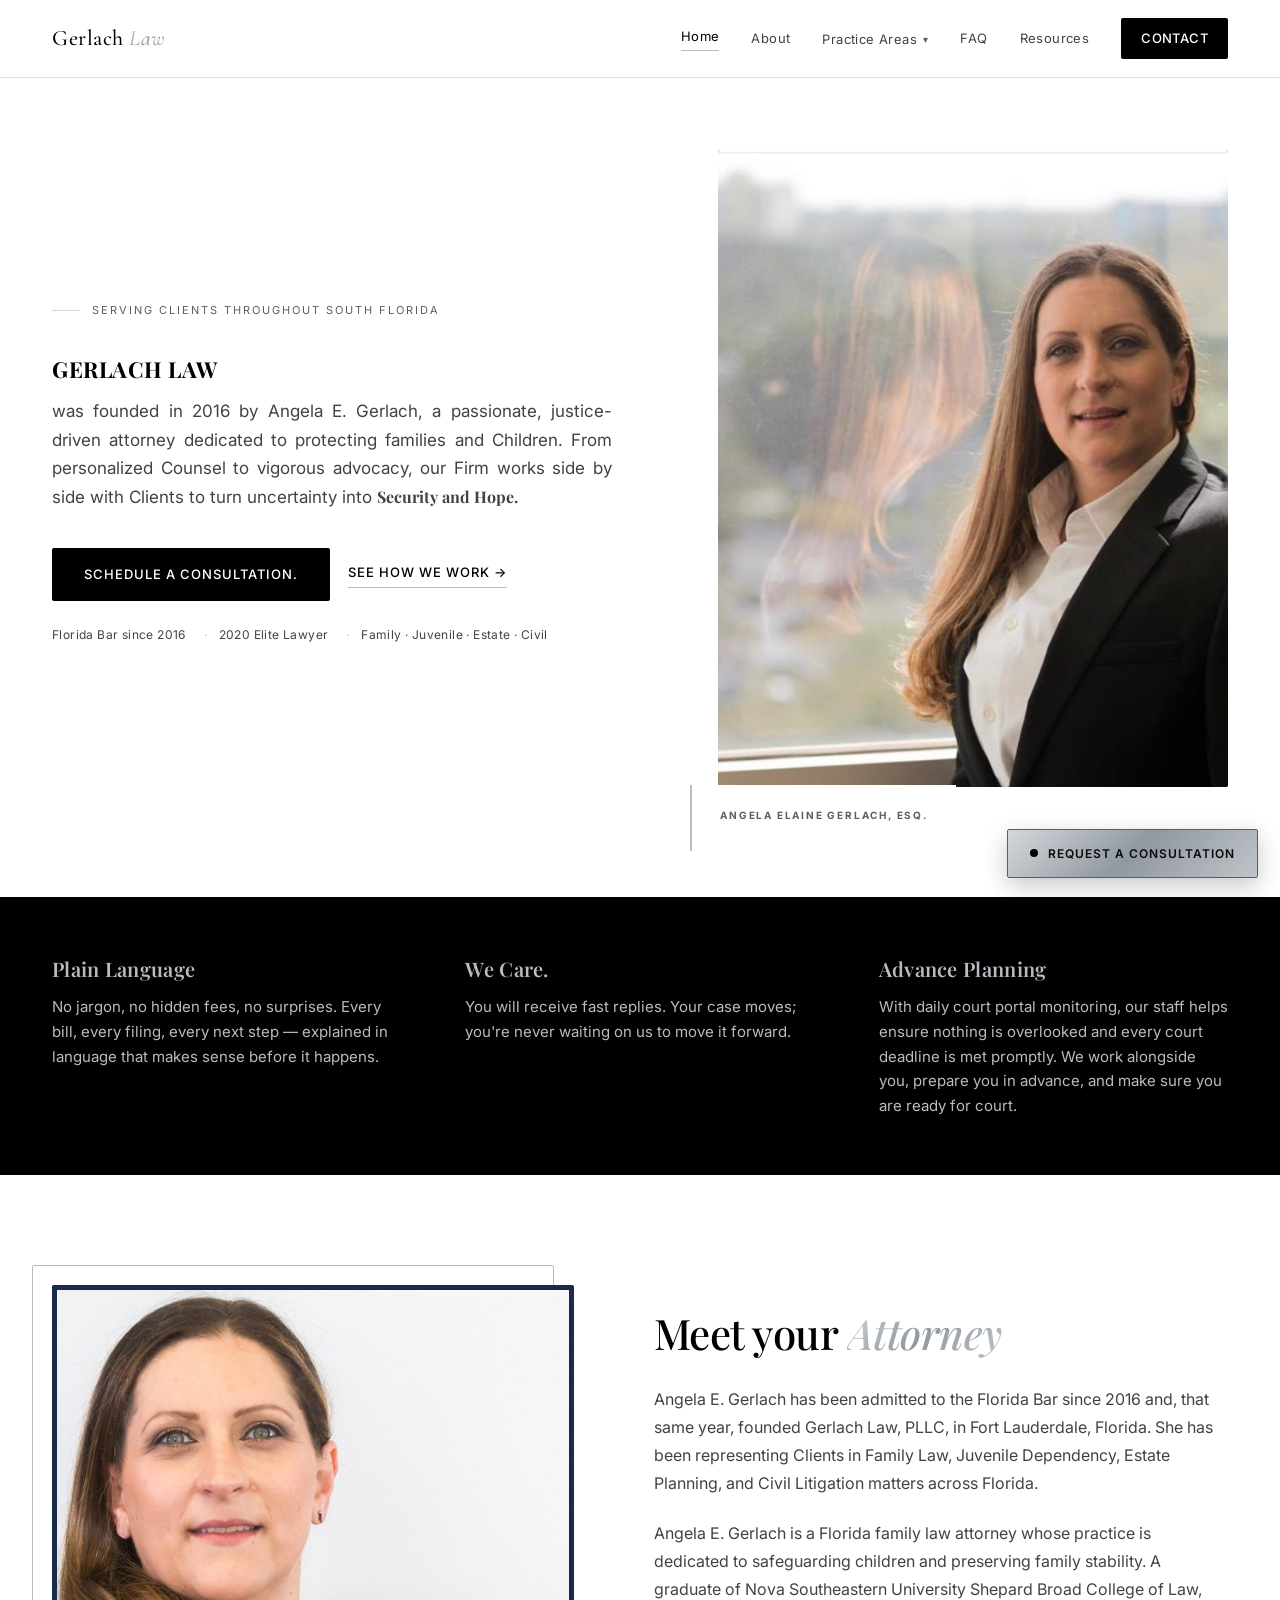
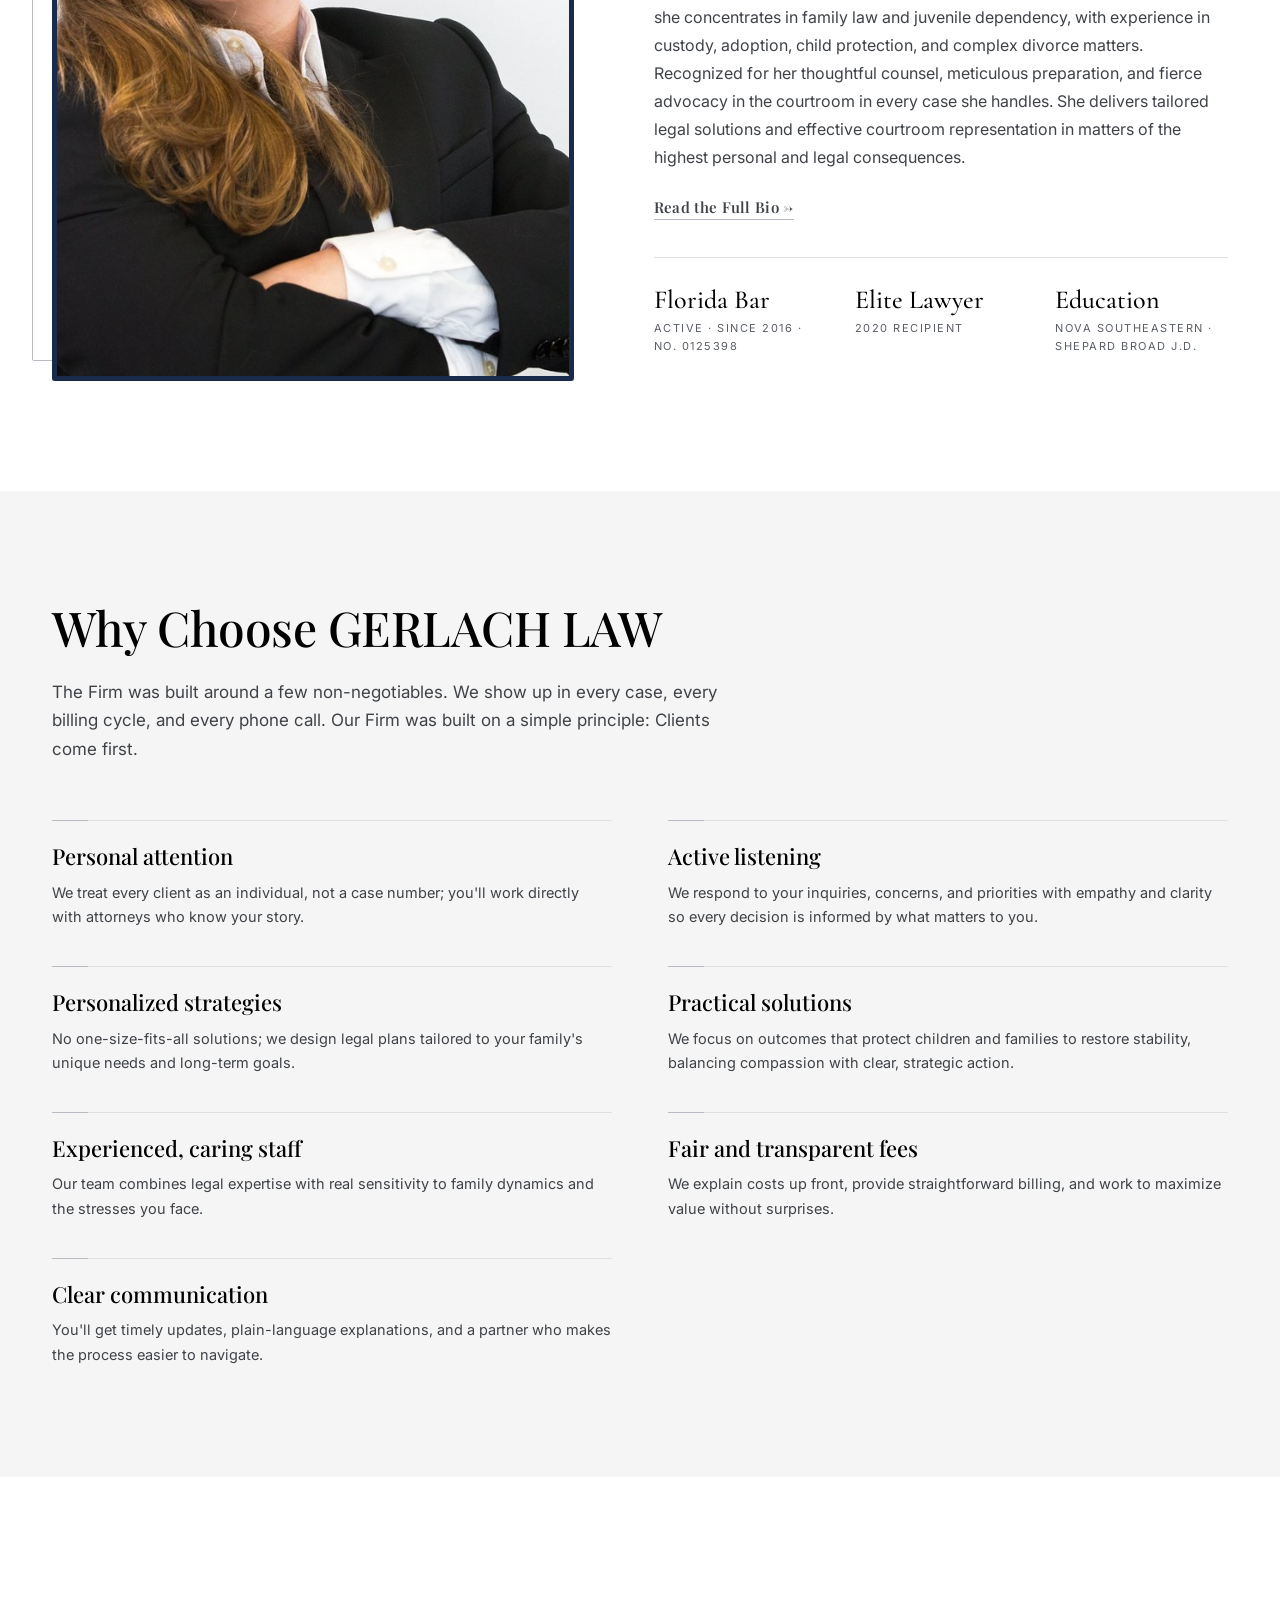
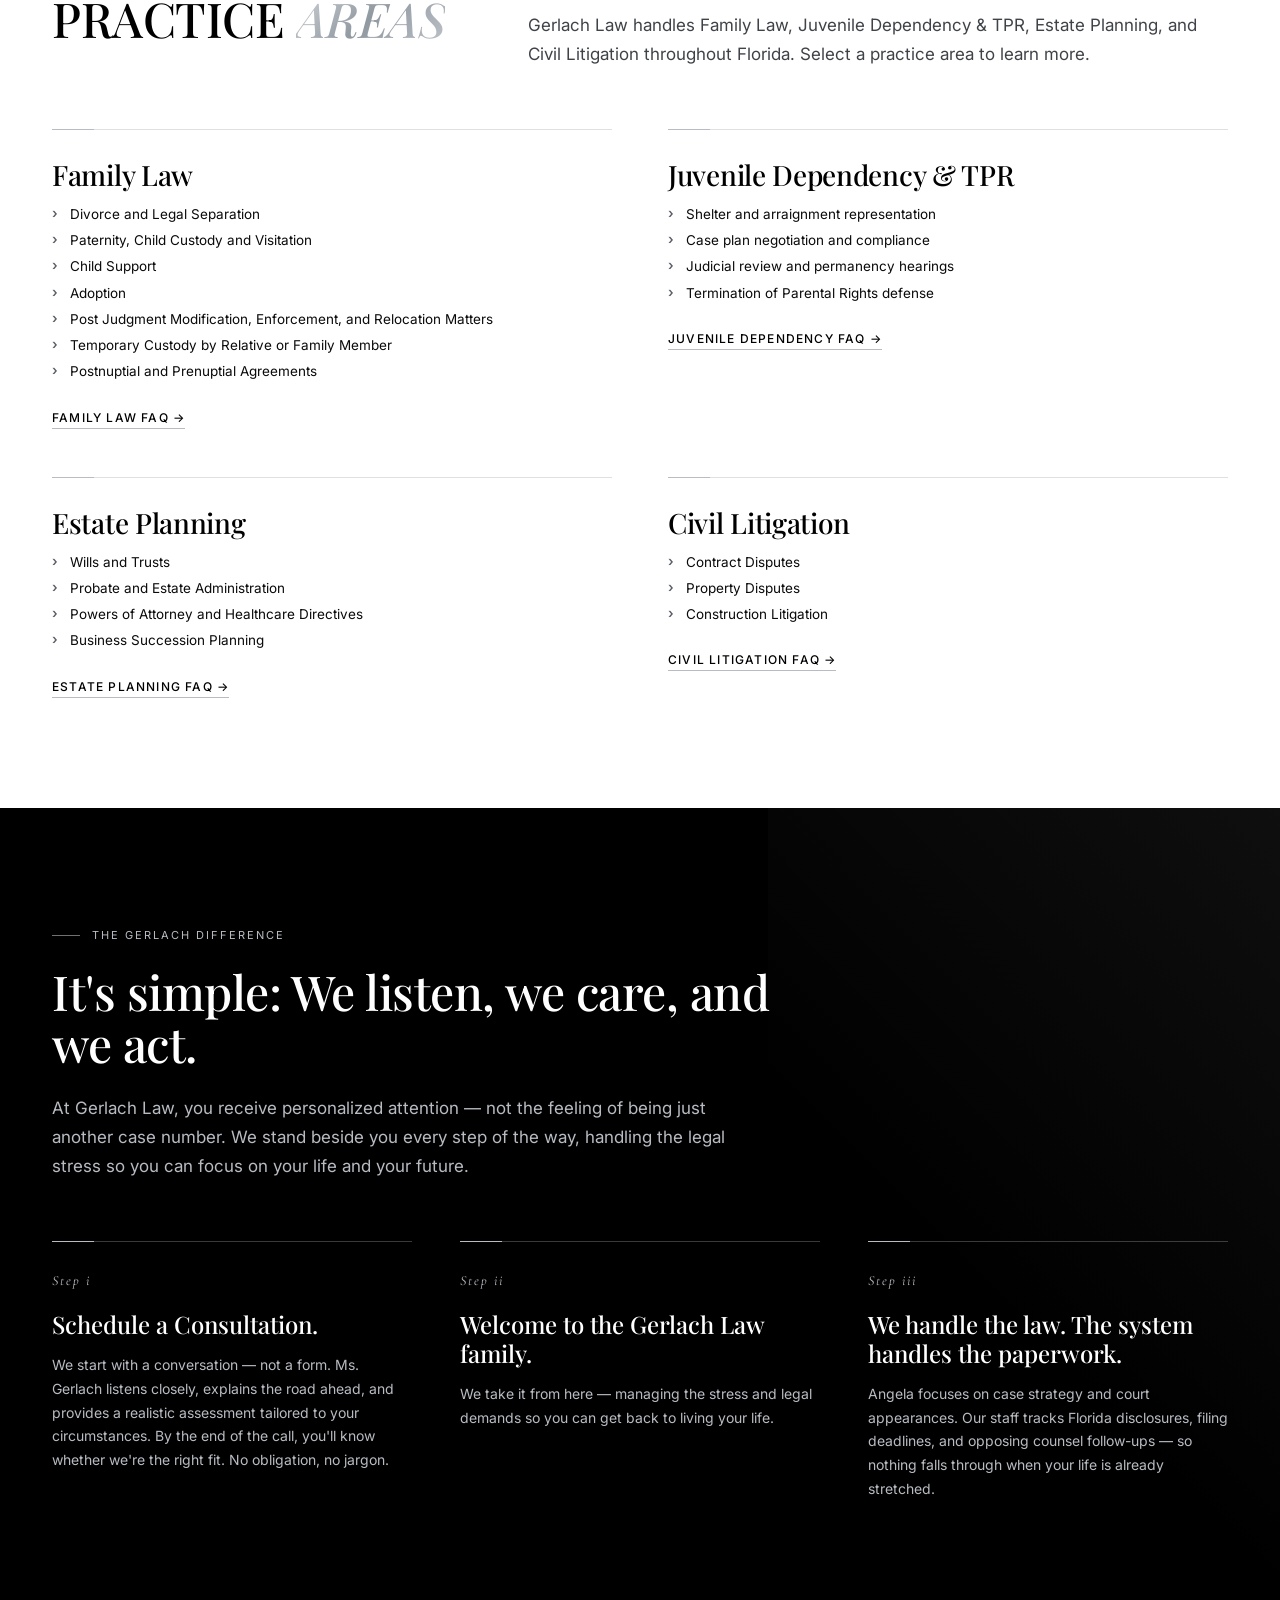
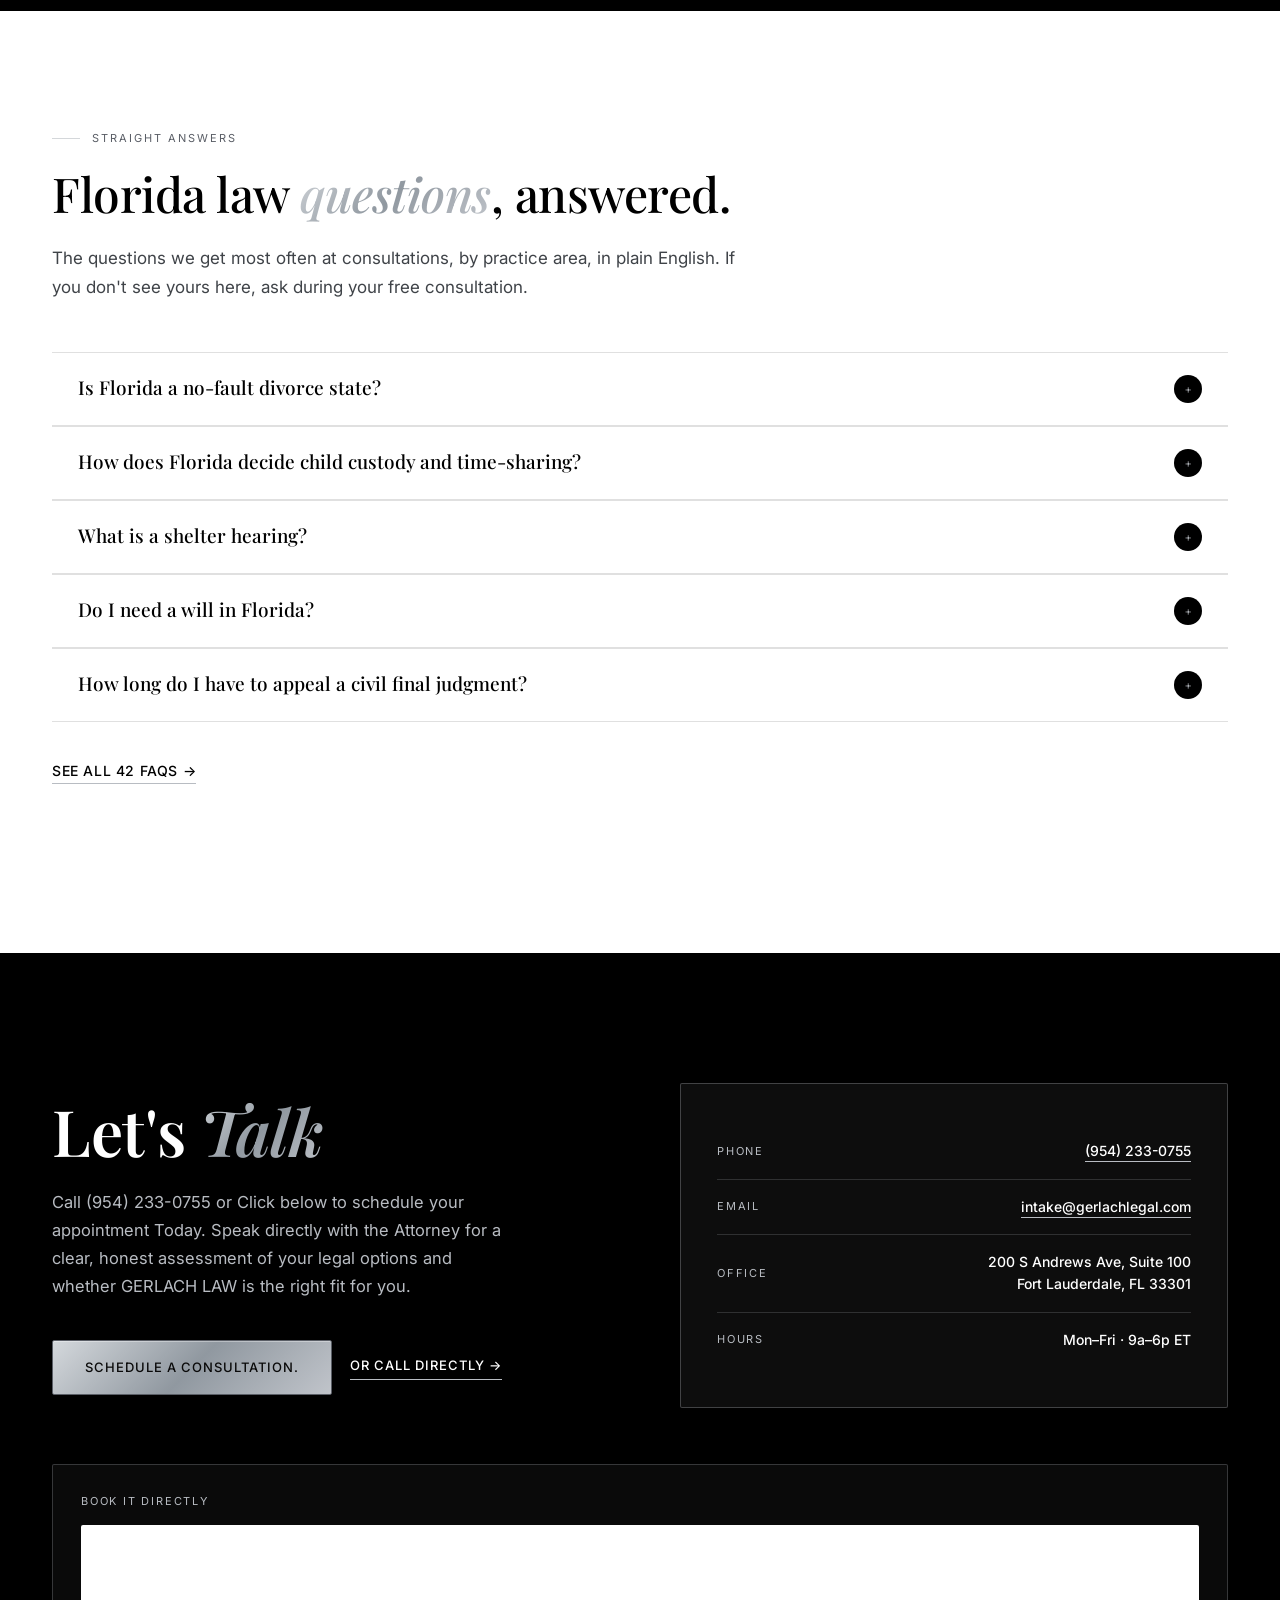
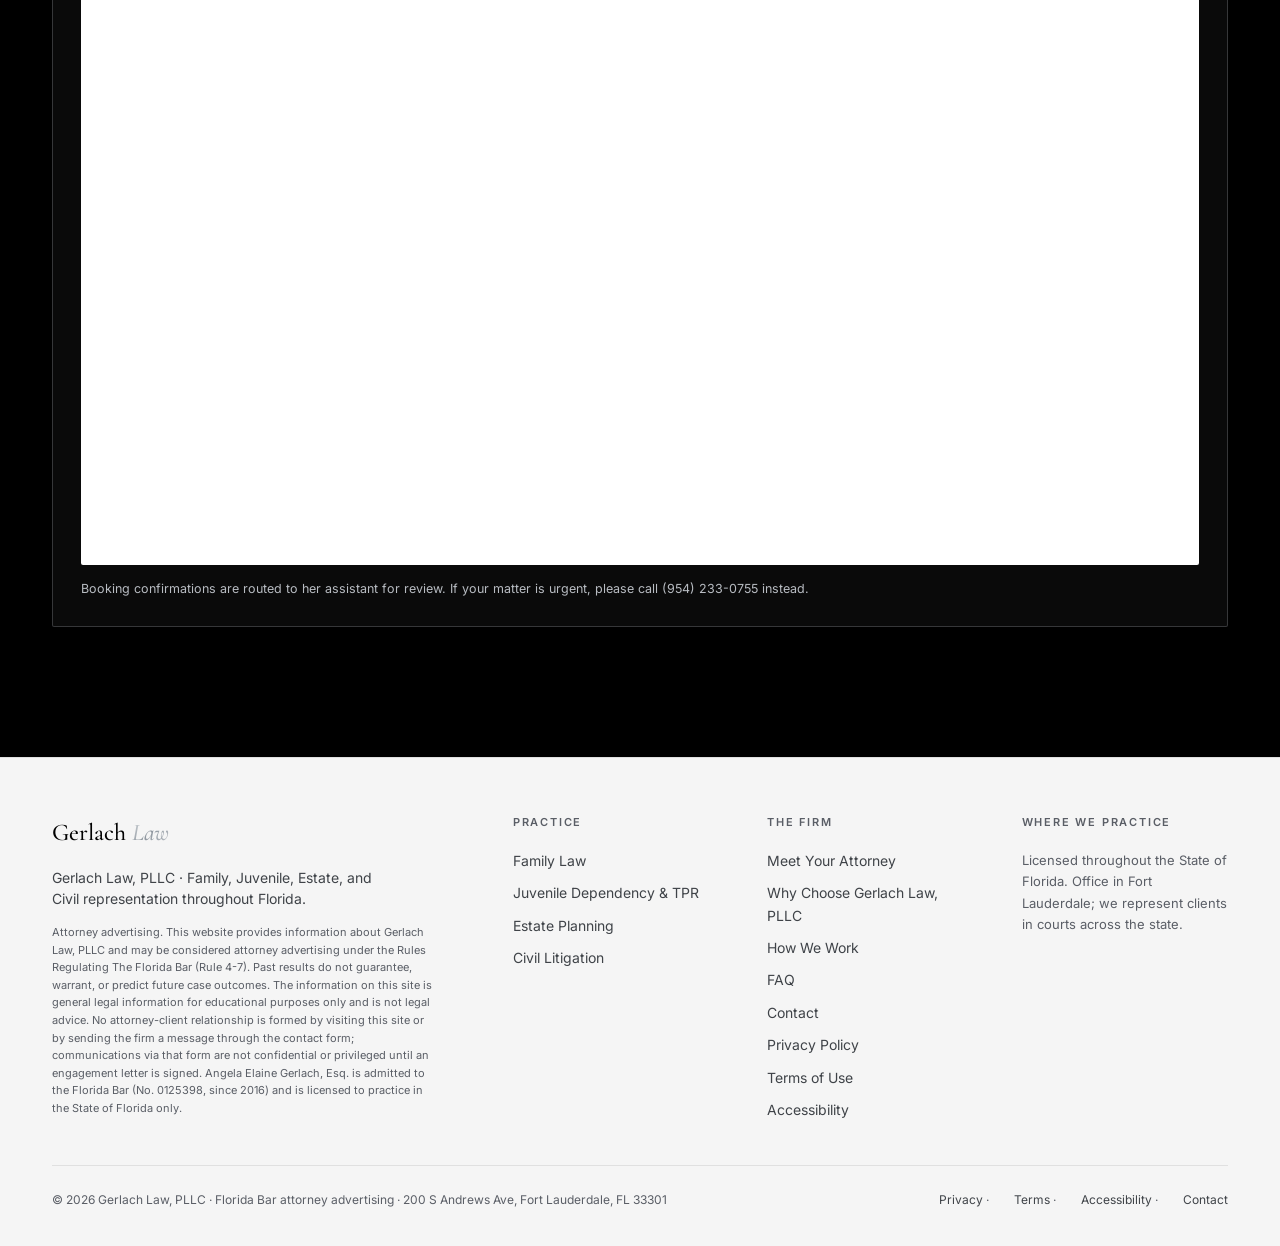
<file: index.html>
<!DOCTYPE html>
<!-- gerlach-v8 build: 2026-06-20 — June 16 batch: Playfair Display font, Firm caps, number removal, heading + contact updates (Yuly/Angela) -->
<html lang="en">
<head>
<meta charset="UTF-8">
<meta name="viewport" content="width=device-width, initial-scale=1.0">
<link rel="icon" href="/favicon.svg" type="image/svg+xml">

<!-- SEO + GEO -->
<title>Gerlach Law | Fort Lauderdale Attorney — Family, Juvenile, Estate &amp; Civil Litigation in Florida</title>
<meta name="description" content="Angela E. Gerlach — Florida Bar 2016, 2020 Elite Lawyer. Family Law, Juvenile Dependency, Estate Planning, and Civil Litigation throughout Florida; office in Fort Lauderdale. Free consultation.">
<meta name="keywords" content="Fort Lauderdale attorney, Florida family law, Florida juvenile dependency lawyer, Florida estate planning attorney, civil litigation Florida, Angela Gerlach, Gerlach Law PLLC, divorce lawyer Florida, probate Florida, contract dispute Florida">
<meta name="author" content="Angela Elaine Gerlach, Esq.">
<meta name="robots" content="index, follow, max-snippet:-1, max-image-preview:large">
<link rel="canonical" href="https://gerlachlegal.com/">

<!-- Open Graph / social -->
<meta property="og:type" content="website">
<meta property="og:title" content="Gerlach Law | Fort Lauderdale Attorney — Family, Juvenile, Estate &amp; Civil">
<meta property="og:description" content="Family Law, Juvenile Dependency, Estate Planning, and Civil Litigation throughout Florida. Angela Gerlach, 2020 Elite Lawyer, Florida Bar since 2016.">
<meta property="og:url" content="https://gerlachlegal.com/">
<meta property="og:site_name" content="Gerlach Law">
<meta property="og:locale" content="en_US">
<meta property="og:image" content="https://gerlachlegal.com/assets/img/social-card.png">
<meta property="og:image:width" content="1200">
<meta property="og:image:height" content="630">
<meta property="og:image:alt" content="Gerlach Law — Fort Lauderdale, Florida">
<meta name="twitter:card" content="summary_large_image">
<meta name="twitter:title" content="Gerlach Law | Fort Lauderdale, Florida">
<meta name="twitter:description" content="Family, Juvenile, Estate, and Civil representation throughout Florida — without the cold corporate feel.">
<meta name="twitter:image" content="https://gerlachlegal.com/assets/img/social-card.png">

<!-- Fonts -->
<link rel="preconnect" href="https://fonts.googleapis.com">
<link rel="preconnect" href="https://fonts.gstatic.com" crossorigin>
<link href="https://fonts.googleapis.com/css2?family=Cormorant+Garamond:ital,wght@0,300;0,400;0,500;0,600;0,700;1,400;1,500&family=Inter:wght@300;400;500;600;700&family=Playfair+Display:ital,wght@0,400;0,500;0,600;0,700;1,400;1,500&display=swap" rel="stylesheet">

<!-- ── JSON-LD: LegalService / LocalBusiness ── -->
<script type="application/ld+json">
{
  "@context": "https://schema.org",
  "@type": ["LegalService", "LocalBusiness"],
  "@id": "https://gerlachlegal.com/#business",
  "name": "Gerlach Law",
  "legalName": "Gerlach Law, PLLC",
  "alternateName": "Gerlach Law",
  "description": "Florida law representation across four practice areas, statewide: Family Law, Juvenile Dependency and Termination of Parental Rights, Estate Planning, and Civil Litigation.",
  "url": "https://gerlachlegal.com/",
  "telephone": "+1-954-233-0755",
  "email": "intake@gerlachlegal.com",
  "priceRange": "$$",
  "address": {
    "@type": "PostalAddress",
    "streetAddress": "200 S Andrews Ave, Suite 100",
    "addressLocality": "Fort Lauderdale",
    "addressRegion": "FL",
    "postalCode": "33301",
    "addressCountry": "US"
  },
  "geo": {
    "@type": "GeoCoordinates",
    "latitude": 26.1196,
    "longitude": -80.1435
  },
  "areaServed": [
    {"@type": "AdministrativeArea", "name": "Florida"},
    {"@type": "City", "name": "Fort Lauderdale"},
    {"@type": "City", "name": "Hollywood"},
    {"@type": "City", "name": "Pompano Beach"},
    {"@type": "City", "name": "Plantation"},
    {"@type": "City", "name": "Coral Springs"}
  ],
  "founder": {"@id": "https://gerlachlegal.com/#angela"},
  "employee": {"@id": "https://gerlachlegal.com/#angela"},
  "hasOfferCatalog": {
    "@type": "OfferCatalog",
    "name": "Practice Areas",
    "itemListElement": [
      {"@type": "OfferCatalog", "name": "Family Law", "itemListElement": [
        {"@type": "Offer", "itemOffered": {"@type": "Service", "name": "Divorce and Legal Separation"}},
        {"@type": "Offer", "itemOffered": {"@type": "Service", "name": "Paternity, Child Custody and Visitation"}},
        {"@type": "Offer", "itemOffered": {"@type": "Service", "name": "Child Support"}},
        {"@type": "Offer", "itemOffered": {"@type": "Service", "name": "Adoption"}},
        {"@type": "Offer", "itemOffered": {"@type": "Service", "name": "Post Judgment Modification, Enforcement, and Relocation Matters"}},
        {"@type": "Offer", "itemOffered": {"@type": "Service", "name": "Temporary Custody by Relative or Family Member"}},
        {"@type": "Offer", "itemOffered": {"@type": "Service", "name": "Postnuptial and Prenuptial Agreements"}}
      ]},
      {"@type": "OfferCatalog", "name": "Juvenile Dependency and Termination of Parental Rights", "itemListElement": [
        {"@type": "Offer", "itemOffered": {"@type": "Service", "name": "Juvenile Dependency Representation"}},
        {"@type": "Offer", "itemOffered": {"@type": "Service", "name": "Termination of Parental Rights Defense"}}
      ]},
      {"@type": "OfferCatalog", "name": "Estate Planning", "itemListElement": [
        {"@type": "Offer", "itemOffered": {"@type": "Service", "name": "Wills and Trusts"}},
        {"@type": "Offer", "itemOffered": {"@type": "Service", "name": "Probate and Estate Administration"}},
        {"@type": "Offer", "itemOffered": {"@type": "Service", "name": "Powers of Attorney and Healthcare Directives"}},
        {"@type": "Offer", "itemOffered": {"@type": "Service", "name": "Business Succession Planning"}}
      ]},
      {"@type": "OfferCatalog", "name": "Civil Litigation", "itemListElement": [
        {"@type": "Offer", "itemOffered": {"@type": "Service", "name": "Contract Disputes"}},
        {"@type": "Offer", "itemOffered": {"@type": "Service", "name": "Property Disputes"}},
        {"@type": "Offer", "itemOffered": {"@type": "Service", "name": "Construction Litigation"}}
      ]}
    ]
  },
  "serviceType": [
    "Family Law","Divorce","Child Custody","Child Support","Adoption","Prenuptial Agreement",
    "Juvenile Dependency","Termination of Parental Rights","Estate Planning","Wills and Trusts",
    "Probate","Power of Attorney","Business Succession","Civil Litigation","Contract Disputes",
    "Property Disputes","Construction Litigation"
  ],
  "openingHoursSpecification": [{
    "@type": "OpeningHoursSpecification",
    "dayOfWeek": ["Monday","Tuesday","Wednesday","Thursday","Friday"],
    "opens": "09:00",
    "closes": "18:00"
  }]
}
</script>

<!-- ── JSON-LD: Person (Angela) ── -->
<script type="application/ld+json">
{
  "@context": "https://schema.org",
  "@type": "Person",
  "@id": "https://gerlachlegal.com/#angela",
  "name": "Angela Elaine Gerlach",
  "givenName": "Angela",
  "familyName": "Gerlach",
  "honorificSuffix": "Esq.",
  "jobTitle": "Attorney / Founder",
  "worksFor": {"@id": "https://gerlachlegal.com/#business"},
  "alumniOf": {
    "@type": "CollegeOrUniversity",
    "name": "Nova Southeastern University — Shepard Broad College of Law"
  },
  "award": ["2020 Elite Lawyer — Family Law"],
  "hasCredential": {
    "@type": "EducationalOccupationalCredential",
    "credentialCategory": "license",
    "recognizedBy": {"@type": "Organization", "name": "The Florida Bar"},
    "validFrom": "2016-10-05"
  },
  "knowsAbout": [
    "Florida family law (Fla. Stat. ch. 61)",
    "Juvenile dependency (Fla. Stat. ch. 39)",
    "Termination of parental rights",
    "Florida estate planning and probate (Fla. Stat. ch. 731-735)",
    "Wills, trusts, and durable powers of attorney",
    "Civil litigation in Florida state court",
    "Contract, property, and construction disputes",
    "Florida Rule 12.285 mandatory disclosure"
  ],
  "areaServed": "Florida",
  "memberOf": [
    {"@type": "Organization", "name": "The Florida Bar"},
    {"@type": "Organization", "name": "Broward County Bar Association"}
  ]
}
</script>

<!-- ── JSON-LD: BreadcrumbList ── -->
<script type="application/ld+json">
{
  "@context": "https://schema.org",
  "@type": "BreadcrumbList",
  "itemListElement": [
    {"@type": "ListItem", "position": 1, "name": "Home", "item": "https://gerlachlegal.com/"},
    {"@type": "ListItem", "position": 2, "name": "Practice Areas", "item": "https://gerlachlegal.com/#practice"},
    {"@type": "ListItem", "position": 3, "name": "Meet Your Attorney", "item": "https://gerlachlegal.com/#about"},
    {"@type": "ListItem", "position": 4, "name": "FAQ", "item": "https://gerlachlegal.com/#faq"},
    {"@type": "ListItem", "position": 5, "name": "Contact", "item": "https://gerlachlegal.com/#contact"}
  ]
}
</script>

<!-- ── JSON-LD: FAQPage ── -->
<script type="application/ld+json">
{
  "@context": "https://schema.org",
  "@type": "FAQPage",
  "@id": "https://gerlachlegal.com/#faq",
  "mainEntity": [
    {"@type": "Question", "name": "Is Florida a no-fault divorce state?", "acceptedAnswer": {"@type": "Answer", "text": "Yes. Florida is a pure no-fault divorce state under Fla. Stat. § 61.052. To file, you only need to state the marriage is irretrievably broken (or that one spouse has been mentally incapacitated for at least three years). You do not need to prove wrongdoing by either spouse."}},
    {"@type": "Question", "name": "How does Florida decide child custody and time-sharing?", "acceptedAnswer": {"@type": "Answer", "text": "Custody is decided as time-sharing under Fla. Stat. § 61.13 using the best interests of the child standard. Florida law presumes that equal time-sharing is in the child's best interests unless rebutted by evidence on the statutory factors."}},
    {"@type": "Question", "name": "What is a shelter hearing?", "acceptedAnswer": {"@type": "Answer", "text": "A shelter hearing is the first court hearing in a Florida dependency case after a child is removed from their home. Under Fla. Stat. § 39.402, it generally occurs within 24 hours of removal to decide whether the child should remain out of the home pending further proceedings."}},
    {"@type": "Question", "name": "Do I need a will in Florida?", "acceptedAnswer": {"@type": "Answer", "text": "If you die without a will in Florida, your assets pass under the intestate succession statute (Fla. Stat. ch. 732), which may not match your wishes. A will lets you choose your personal representative, name guardians for minor children, and direct who receives your property."}},
    {"@type": "Question", "name": "How long do I have to appeal a civil final judgment?", "acceptedAnswer": {"@type": "Answer", "text": "A notice of appeal must be filed within 30 days of rendition of the final order under Fla. R. App. P. 9.110. Certain post-trial motions can toll that deadline. Appellate deadlines are strictly enforced."}}
  ]
}
</script>

<style>
:root {
  --charcoal: #000000;
  --charcoal-soft: #141414;
  --espresso: var(--charcoal);
  --espresso-soft: var(--charcoal-soft);
  --silver: #B8BCC2;
  --silver-grad: linear-gradient(135deg, #D4D8DC 0%, #9098A0 50%, #C0C4CA 100%);
  --silver-deep: #5A5E66;
  --silver-cool: #5A5E66;
  --silver-cool-grad: linear-gradient(135deg, #D4D8DC 0%, #9098A0 50%, #C0C4CA 100%);
  --gold: var(--silver);
  --gold-dark: var(--silver-deep);
  --cream: #FFFFFF;
  --bone: #F5F5F5;
  --taupe: #5A5E66;
  --taupe-light: #B8BCC2;
  --blush: #C0C4CA;
  --blush-soft: #F5F5F5;
  --text: #0A0A0A;
  --text-soft: #3F4348;
  --border: #E0E0E0;
}

.nav-brand em,
.hero h1 em,
.section-title em,
.about-body h2 em,
.contact h2 em,
.foot-brand em {
  background: var(--silver-cool-grad);
  -webkit-background-clip: text;
  background-clip: text;
  color: transparent !important;
  -webkit-text-fill-color: transparent;
}
@supports not ((-webkit-background-clip: text) or (background-clip: text)) {
  .nav-brand em,
  .hero h1 em,
  .section-title em,
  .about-body h2 em,
  .contact h2 em,
  .foot-brand em {
    background: none;
    color: var(--silver-cool) !important;
    -webkit-text-fill-color: initial;
  }
}

.contact .btn-primary,
.float-cta {
  background: var(--silver-grad) !important;
  color: #0A0A0A !important;
  border: 1px solid var(--silver-deep);
  box-shadow: inset 0 1px 0 rgba(255,255,255,0.35);
}
.contact .btn-primary:hover,
.float-cta:hover {
  background: var(--silver-cool-grad) !important;
  color: #0A0A0A !important;
}

.section-eyebrow::before,
.hero-eyebrow::before {
  background: var(--silver) !important;
  opacity: 0.6;
}

a:focus-visible,
button:focus-visible,
.dropdown-trigger:focus-visible,
.nav-toggle:focus-visible {
  outline: 2px solid var(--silver-cool);
  outline-offset: 3px;
  border-radius: 2px;
}
* { margin: 0; padding: 0; box-sizing: border-box; }
html { scroll-behavior: smooth; }
body { font-family: 'Inter', -apple-system, BlinkMacSystemFont, sans-serif; color: var(--text); background: var(--cream); line-height: 1.6; font-size: 16px; -webkit-font-smoothing: antialiased; }
.serif { font-family: 'Cormorant Garamond', 'Times New Roman', serif; font-weight: 500; }
.playfair { font-family: 'Playfair Display', serif; }
img { max-width: 100%; display: block; }
a { color: inherit; text-decoration: none; }
.wrap { max-width: 1240px; margin: 0 auto; padding: 0 32px; }
@media (max-width: 640px) { .wrap { padding: 0 22px; } }

/* Nav */
nav.site-nav, nav { position: fixed; top: 0; left: 0; right: 0; z-index: 100; background: rgba(255, 255, 255, 0.96); backdrop-filter: blur(12px); -webkit-backdrop-filter: blur(12px); border-bottom: 1px solid var(--border); }
.nav-inner { display: flex; align-items: center; justify-content: space-between; padding: 18px 32px; max-width: 1240px; margin: 0 auto; gap: 16px; }
.nav-brand { font-family: 'Cormorant Garamond', serif; font-size: 22px; font-weight: 500; letter-spacing: 0.5px; color: var(--espresso); flex-shrink: 0; }
.nav-brand em { font-style: italic; }
.nav-links { display: flex; gap: 32px; align-items: center; }
.nav-links > a, .nav-links .dropdown-trigger { font-size: 13px; letter-spacing: 0.4px; color: var(--text-soft); transition: color 0.2s; cursor: pointer; }
.nav-links > a:hover, .nav-links .dropdown-trigger:hover { color: var(--espresso); }
.nav-links > a.is-active, .nav-links .dropdown-trigger.is-active { color: var(--espresso); border-bottom: 1px solid var(--silver); padding-bottom: 4px; }
.nav-cta { padding: 10px 20px; background: var(--espresso); color: var(--cream) !important; border-radius: 2px; font-size: 12px; letter-spacing: 0.8px; text-transform: uppercase; font-weight: 500; transition: background 0.2s; }
.nav-cta:hover { background: var(--espresso-soft); color: var(--silver) !important; }

.has-dropdown { position: relative; }
.has-dropdown .dropdown-trigger { display: inline-flex; align-items: center; gap: 6px; background: none; border: 0; padding: 0; font-family: inherit; font-size: 13px; letter-spacing: 0.4px; color: var(--text-soft); }
.has-dropdown .caret { font-size: 10px; line-height: 1; transition: transform 0.2s; color: var(--silver-deep); }
.dropdown { position: absolute; top: calc(100% + 14px); left: 50%; transform: translateX(-50%) translateY(-6px); min-width: 220px; background: #000000; border-radius: 4px; padding: 8px 0; box-shadow: 0 8px 24px rgba(0,0,0,0.28); opacity: 0; visibility: hidden; transition: opacity 0.18s, transform 0.18s, visibility 0.18s; z-index: 110; }
.dropdown::before { content: ""; position: absolute; top: -10px; left: 0; right: 0; height: 14px; background: transparent; }
.dropdown a { display: block; padding: 10px 22px; font-size: 13px; color: #FFFFFF; letter-spacing: 0.3px; border-bottom: 1px solid transparent; transition: color 0.15s, border-color 0.15s; }
.dropdown a:hover, .dropdown a:focus-visible { color: #FFFFFF; border-bottom-color: var(--silver); }
.has-dropdown:hover > .dropdown,
.has-dropdown:focus-within > .dropdown { opacity: 1; visibility: visible; transform: translateX(-50%) translateY(0); }
.has-dropdown:hover .caret,
.has-dropdown:focus-within .caret { transform: rotate(180deg); }

.nav-toggle { display: none; background: transparent; border: 0; cursor: pointer; padding: 8px; margin-left: auto; }
.nav-toggle span { display: block; width: 22px; height: 2px; background: var(--espresso); margin: 4px 0; transition: transform 0.2s, opacity 0.2s; }
.nav-toggle[aria-expanded="true"] span:nth-child(1) { transform: translateY(6px) rotate(45deg); }
.nav-toggle[aria-expanded="true"] span:nth-child(2) { opacity: 0; }
.nav-toggle[aria-expanded="true"] span:nth-child(3) { transform: translateY(-6px) rotate(-45deg); }

@media (max-width: 768px) {
  .nav-inner { padding: 14px 22px; flex-wrap: wrap; }
  .nav-toggle { display: block; }
  .nav-links { display: none; flex-direction: column; align-items: stretch; gap: 0; width: 100%; padding: 14px 0 8px; border-top: 1px solid var(--border); margin-top: 12px; }
  .nav-links.is-open { display: flex; }
  .nav-links > a, .nav-links .dropdown-trigger { padding: 12px 4px; width: 100%; }
  .nav-cta { padding: 12px 18px; text-align: center; margin-top: 10px; }
  .has-dropdown { width: 100%; }
  .has-dropdown .dropdown-trigger { width: 100%; justify-content: space-between; }
  .dropdown { position: static; transform: none; opacity: 1; visibility: hidden; min-width: 0; max-height: 0; overflow: hidden; box-shadow: none; padding: 0; transition: max-height 0.25s, visibility 0.25s; background: var(--bone); border-radius: 2px; margin: 4px 0 8px; }
  .has-dropdown.is-expanded .dropdown { visibility: visible; max-height: 400px; padding: 6px 0; }
  .has-dropdown.is-expanded .caret { transform: rotate(180deg); }
  .dropdown a { color: var(--text-soft); padding: 10px 18px; }
  .dropdown a:hover, .dropdown a:focus-visible { color: var(--espresso); border-bottom-color: var(--silver); }
}

/* Hero */
.hero { padding: 150px 0 110px; position: relative; overflow: hidden; }
.hero-grid { display: grid; grid-template-columns: 1.15fr 1fr; gap: 80px; align-items: center; }
.hero-eyebrow { display: inline-flex; align-items: center; gap: 12px; font-size: 11px; letter-spacing: 2px; text-transform: uppercase; color: var(--gold-dark); margin-bottom: 32px; }
.hero-eyebrow::before { content: ""; width: 28px; height: 1px; background: var(--gold); }
/* v7: h1 removed per Yuly request — hero-lede now leads the copy */
.hero p.lede { font-size: 17px; line-height: 1.7; color: var(--text-soft); max-width: 560px; margin-bottom: 36px; text-align: justify; }
.hero p.lede .firm-name { font-family: 'Playfair Display', serif; font-size: 22px; font-weight: 700; color: var(--espresso); letter-spacing: 0.5px; text-transform: uppercase; display: block; margin-bottom: 8px; }
.hero p.lede .security-hope { font-family: 'Playfair Display', serif; font-weight: 700; font-size: 16px; }
.hero-ctas { display: flex; gap: 18px; align-items: center; flex-wrap: wrap; margin-bottom: 24px; }
.btn-primary { padding: 16px 32px; background: var(--espresso); color: var(--cream); font-size: 13px; letter-spacing: 1px; text-transform: uppercase; font-weight: 500; border-radius: 2px; transition: background 0.2s; border: none; cursor: pointer; }
.btn-primary:hover { background: var(--espresso-soft); }
.btn-text { font-size: 13px; letter-spacing: 1px; text-transform: uppercase; font-weight: 500; color: var(--espresso); border-bottom: 1px solid var(--gold); padding-bottom: 4px; transition: color 0.2s; }
.btn-text:hover { color: var(--gold-dark); }
.hero-trust { font-size: 12px; letter-spacing: 0.4px; color: var(--text-soft); display: flex; gap: 18px; align-items: center; flex-wrap: wrap; }
.hero-trust span::before { content: "· "; color: var(--gold); margin-right: 8px; }
.hero-trust span:first-child::before { content: ""; margin-right: 0; }

.hero-visual { position: relative; }
.hero-photo { aspect-ratio: 4/5; width: 100%; border-radius: 2px; overflow: hidden; background: linear-gradient(135deg, #1A1A1A 0%, #3F4348 40%, #6E747C 100%); position: relative; }
.hero-photo::after { display: none; }
.hero-photo-label { position: absolute; bottom: 20px; left: 20px; background: rgba(0,0,0,0.75); color: var(--cream); padding: 8px 14px; font-size: 10px; letter-spacing: 1.5px; text-transform: uppercase; border-radius: 2px; }
.hero-photo-caption { position: absolute; bottom: -64px; left: -28px; background: var(--cream); padding: 22px 28px; max-width: 280px; border-left: 2px solid var(--gold); }
.hero-photo-caption .kicker { font-size: 10px; letter-spacing: 1.8px; text-transform: uppercase; color: var(--gold-dark); margin-bottom: 6px; }
.hero-photo-caption p { font-family: 'Cormorant Garamond', serif; font-size: 18px; line-height: 1.35; color: var(--espresso); font-style: italic; }
@media (max-width: 900px) { .hero { padding: 130px 0 80px; } .hero-grid { grid-template-columns: 1fr; gap: 56px; } .hero-visual { max-width: 420px; } .hero-trust { font-size: 11px; } }

/* Promise strip */
.promise { background: var(--espresso); color: var(--cream); padding: 56px 0; }
.promise-grid { display: grid; grid-template-columns: repeat(3, 1fr); gap: 64px; }
.promise-item .num { font-family: 'Cormorant Garamond', serif; font-size: 40px; color: var(--gold); line-height: 1; margin-bottom: 14px; font-style: italic; }
.promise-item h3 { font-family: 'Playfair Display', serif; font-size: 20px; letter-spacing: 0.3px; color: var(--gold); margin-bottom: 10px; font-weight: 600; }
.promise-item p { font-size: 15px; line-height: 1.65; color: var(--taupe-light); }
@media (max-width: 780px) { .promise-grid { grid-template-columns: 1fr; gap: 36px; } .promise { padding: 44px 0; } }

/* Section base */
section.content { padding: 110px 0; }
.section-eyebrow { display: inline-flex; align-items: center; gap: 12px; font-size: 11px; letter-spacing: 2px; text-transform: uppercase; color: var(--gold-dark); margin-bottom: 20px; }
.section-eyebrow::before { content: ""; width: 28px; height: 1px; background: var(--gold); }
.section-title { font-family: 'Playfair Display', serif; font-size: 48px; line-height: 1.1; font-weight: 500; color: var(--espresso); letter-spacing: -0.5px; margin-bottom: 24px; max-width: 780px; }
.section-title em { font-style: italic; color: var(--gold-dark); }
.section-lede { font-size: 17px; line-height: 1.7; color: var(--text-soft); max-width: 700px; }

/* About */
.about-grid { display: grid; grid-template-columns: 1fr 1.1fr; gap: 80px; align-items: center; }
.about-photo { aspect-ratio: 3/4; border-radius: 2px; overflow: hidden; background: linear-gradient(160deg, #141414 0%, #3F4348 50%, #6E747C 100%); position: relative; }
.about-photo::after { display: none; }
.about-photo-label { position: absolute; bottom: 20px; left: 20px; background: rgba(0,0,0,0.75); color: var(--cream); padding: 8px 14px; font-size: 10px; letter-spacing: 1.5px; text-transform: uppercase; border-radius: 2px; }
.about-photo-frame { position: absolute; top: -20px; left: -20px; right: 20px; bottom: 20px; border: 1px solid var(--gold); z-index: -1; border-radius: 2px; }
.about-wrap { position: relative; }
.about-body h2 { font-family: 'Playfair Display', serif; font-size: 42px; line-height: 1.1; font-weight: 500; color: var(--espresso); margin-bottom: 28px; letter-spacing: -0.5px; }
.about-body h2 em { font-style: italic; color: var(--gold-dark); }
.about-body p { font-size: 16px; line-height: 1.75; color: var(--text-soft); margin-bottom: 22px; }
.about-credentials { margin-top: 36px; padding-top: 28px; border-top: 1px solid var(--border); display: grid; grid-template-columns: repeat(3, 1fr); gap: 28px; }
.about-credentials .big { font-family: 'Cormorant Garamond', serif; font-size: 26px; color: var(--espresso); line-height: 1.1; font-weight: 500; margin-bottom: 6px; }
.about-credentials .lbl { font-size: 11px; letter-spacing: 1.5px; text-transform: uppercase; color: var(--gold-dark); }
@media (max-width: 900px) { .about-grid { grid-template-columns: 1fr; gap: 48px; } .about-wrap { max-width: 400px; } .section-title, .about-body h2 { font-size: 34px; } }

/* Why Choose */
.whychoose { background: var(--bone); padding: 110px 0; }
.whychoose-head { max-width: 780px; margin-bottom: 56px; }
.whychoose-grid { display: grid; grid-template-columns: repeat(2, 1fr); gap: 36px 56px; }
.whychoose-item { padding-top: 22px; border-top: 1px solid var(--border); position: relative; }
.whychoose-item::before { content: ""; position: absolute; top: -1px; left: 0; width: 36px; height: 1px; background: var(--gold); }
.whychoose-item h3 { font-family: 'Playfair Display', serif; font-size: 22px; font-weight: 500; color: var(--espresso); margin-bottom: 10px; line-height: 1.25; }
.whychoose-item p { font-size: 14.5px; line-height: 1.7; color: var(--text-soft); }
@media (max-width: 780px) { .whychoose { padding: 80px 0; } .whychoose-grid { grid-template-columns: 1fr; gap: 28px; } }

/* Practice areas */
.practice { background: var(--cream); padding: 110px 0; }
.practice-head { display: flex; justify-content: space-between; align-items: flex-end; margin-bottom: 60px; gap: 60px; flex-wrap: wrap; }
.practice-head .section-lede { margin-top: 24px; }
.practice-grid { display: grid; grid-template-columns: repeat(2, 1fr); gap: 48px 56px; }
.practice-card { position: relative; padding-top: 28px; border-top: 1px solid var(--border); }
.practice-card::before { content: ""; position: absolute; top: -1px; left: 0; width: 42px; height: 1px; background: var(--gold); }
.practice-num { font-family: 'Cormorant Garamond', serif; font-size: 13px; letter-spacing: 3px; color: var(--gold-dark); margin-bottom: 14px; }
.practice-card h3 { font-family: 'Playfair Display', serif; font-size: 28px; line-height: 1.2; font-weight: 500; color: var(--espresso); margin-bottom: 12px; letter-spacing: -0.3px; }
.practice-card p.tagline { font-size: 14.5px; line-height: 1.65; color: var(--text-soft); margin-bottom: 18px; }
.practice-card ul.subs { list-style: none; padding: 0; margin: 0 0 22px 0; display: flex; flex-direction: column; gap: 6px; }
.practice-card ul.subs li { font-size: 13.5px; color: var(--text); padding-left: 18px; position: relative; line-height: 1.5; }
.practice-card ul.subs li::before { content: "›"; color: var(--gold-dark); position: absolute; left: 0; top: -1px; font-weight: 600; }
.practice-card a.learn { font-size: 12px; letter-spacing: 1.2px; text-transform: uppercase; color: var(--espresso); font-weight: 500; border-bottom: 1px solid var(--gold); padding-bottom: 3px; transition: color 0.2s; }
.practice-card a.learn:hover { color: var(--gold-dark); }
@media (max-width: 900px) { .practice-head { flex-direction: column; align-items: flex-start; gap: 18px; } .practice-grid { grid-template-columns: 1fr; gap: 40px; } .practice { padding: 80px 0; } }

/* How it works */
.how { background: var(--espresso); color: var(--cream); padding: 110px 0; position: relative; overflow: hidden; }
.how::before { content: ""; position: absolute; top: 0; right: 0; width: 40%; height: 100%; background: linear-gradient(225deg, rgba(184,188,194,0.08) 0%, transparent 60%); pointer-events: none; }
.how .section-eyebrow { color: var(--gold); }
.how .section-eyebrow::before { background: var(--gold); }
.how .section-title { color: var(--cream); }
.how .section-title em { color: var(--gold); }
.how .section-lede { color: var(--taupe-light); }
.how-head { max-width: 780px; margin-bottom: 60px; }
.how-steps { display: grid; grid-template-columns: repeat(3, 1fr); gap: 48px; margin-top: 56px; }
.how-step { padding-top: 28px; border-top: 1px solid rgba(184,188,194,0.3); position: relative; }
.how-step::before { content: ""; position: absolute; top: -1px; left: 0; width: 42px; height: 1px; background: var(--gold); }
.how-step .n { font-family: 'Cormorant Garamond', serif; font-style: italic; font-size: 14px; color: var(--gold); letter-spacing: 2px; margin-bottom: 18px; }
.how-step h3 { font-family: 'Playfair Display', serif; font-size: 24px; line-height: 1.2; font-weight: 500; color: var(--cream); margin-bottom: 14px; }
.how-step p { font-size: 14px; line-height: 1.7; color: var(--taupe-light); }
@media (max-width: 900px) { .how-steps { grid-template-columns: 1fr; gap: 36px; } .how { padding: 80px 0; } }

/* FAQ */
.faq { padding: 110px 0; }
.faq-head { max-width: 800px; margin-bottom: 50px; }
.faq-pa { margin-bottom: 60px; }
.faq-pa-title { font-family: 'Playfair Display', serif; font-size: 28px; color: var(--espresso); margin-bottom: 20px; padding-bottom: 14px; border-bottom: 1px solid var(--border); position: relative; }
.faq-pa-title::after { content: ""; position: absolute; bottom: -1px; left: 0; width: 60px; height: 1px; background: var(--gold); }
.faq-list { display: flex; flex-direction: column; gap: 2px; background: var(--border); border-top: 1px solid var(--border); border-bottom: 1px solid var(--border); }
details.faq-item { background: var(--cream); padding: 22px 26px; cursor: pointer; transition: background 0.2s; }
details.faq-item[open] { background: var(--bone); }
details.faq-item summary { list-style: none; display: flex; justify-content: space-between; align-items: flex-start; gap: 20px; }
details.faq-item summary::-webkit-details-marker { display: none; }
details.faq-item summary h4 { font-family: 'Playfair Display', serif; font-size: 19px; line-height: 1.3; font-weight: 500; color: var(--espresso); flex: 1; }
details.faq-item summary .toggle { width: 28px; height: 28px; border-radius: 50%; background: var(--espresso); color: var(--gold); display: flex; align-items: center; justify-content: center; font-family: 'Cormorant Garamond', serif; font-size: 16px; font-weight: 600; flex-shrink: 0; transition: transform 0.3s; }
details.faq-item[open] summary .toggle { transform: rotate(45deg); }
details.faq-item .answer { margin-top: 14px; padding-top: 14px; border-top: 1px solid var(--border); font-size: 14.5px; line-height: 1.7; color: var(--text-soft); }
details.faq-item .answer strong { color: var(--espresso); }
@media (max-width: 900px) { .faq { padding: 80px 0; } details.faq-item { padding: 18px 20px; } details.faq-item summary h4 { font-size: 17px; } }

/* Contact CTA */
.contact { padding: 130px 0; background: var(--espresso); color: var(--cream); }
.contact-inner { display: grid; grid-template-columns: 1fr 1fr; gap: 80px; align-items: center; }
.contact h2 { font-family: 'Playfair Display', serif; font-size: 64px; line-height: 1.05; font-weight: 600; color: var(--cream); letter-spacing: -0.5px; margin-bottom: 24px; }
.contact h2 em { font-style: italic; color: var(--gold); }
.contact p.lede { font-size: 16.5px; line-height: 1.7; color: var(--taupe-light); max-width: 460px; margin-bottom: 40px; }
.contact-card { background: rgba(255,255,255,0.05); border: 1px solid rgba(184,188,194,0.3); padding: 40px 36px; border-radius: 2px; }
.contact-card .row { padding: 16px 0; border-bottom: 1px solid rgba(184,188,194,0.2); display: flex; justify-content: space-between; align-items: center; gap: 20px; }
.contact-card .row:last-child { border-bottom: none; }
.contact-card .lbl { font-size: 11px; letter-spacing: 1.8px; text-transform: uppercase; color: var(--gold); }
.contact-card .val { font-size: 14px; color: var(--cream); font-weight: 500; text-align: right; }
.contact-card .val a { border-bottom: 1px solid var(--gold); padding-bottom: 2px; }
.contact-cta-row { display: flex; gap: 18px; align-items: center; flex-wrap: wrap; margin-top: 32px; }
.contact .btn-primary { background: var(--gold); color: var(--espresso); }
.contact .btn-primary:hover { background: var(--blush); }
.contact .btn-text { color: var(--cream); border-color: var(--gold); }
@media (max-width: 900px) { .contact-inner { grid-template-columns: 1fr; gap: 48px; } .contact h2 { font-size: 38px; } .contact { padding: 90px 0; } .contact-card .val { text-align: left; } }

/* Footer */
footer { background: var(--bone); padding: 56px 0 36px; border-top: 1px solid var(--border); }
.foot-grid { display: grid; grid-template-columns: 2fr 1fr 1fr 1fr; gap: 48px; margin-bottom: 44px; }
.foot-grid h5 { font-size: 11px; letter-spacing: 1.8px; text-transform: uppercase; color: var(--gold-dark); margin-bottom: 18px; font-weight: 600; }
.foot-grid ul { list-style: none; display: flex; flex-direction: column; gap: 10px; }
.foot-grid li { font-size: 14px; color: var(--text-soft); }
.foot-grid li a:hover { color: var(--gold-dark); }
.foot-brand { font-family: 'Cormorant Garamond', serif; font-size: 24px; color: var(--espresso); margin-bottom: 14px; font-weight: 500; }
.foot-brand em { font-style: italic; color: var(--gold-dark); }
.foot-brand-tag { font-size: 14px; color: var(--text-soft); line-height: 1.55; max-width: 320px; }
.foot-legal { font-size: 11px; color: var(--taupe); line-height: 1.6; margin-top: 14px; max-width: 380px; }
.foot-bottom { border-top: 1px solid var(--border); padding-top: 24px; display: flex; justify-content: space-between; align-items: center; font-size: 12px; color: var(--taupe); }
.foot-bottom a { color: var(--text-soft); margin-left: 22px; }
@media (max-width: 780px) { .foot-grid { grid-template-columns: 1fr 1fr; gap: 40px; } .foot-bottom { flex-direction: column; gap: 14px; align-items: flex-start; } .foot-bottom a { margin-left: 0; margin-right: 22px; } }

/* Cal.com inline embed */
.cal-embed-wrap { margin-top: 56px; padding: 28px; background: rgba(255,255,255,0.04); border: 1px solid rgba(184,188,194,0.25); border-radius: 2px; }
.cal-embed-eyebrow { font-size: 11px; letter-spacing: 1.8px; text-transform: uppercase; color: var(--gold); margin-bottom: 14px; }
.cal-embed-note { font-size: 12.5px; color: var(--taupe-light); margin-top: 14px; line-height: 1.55; }
#cal-inline { min-height: 640px; width: 100%; background: var(--cream); border-radius: 2px; overflow: hidden; }
@media (max-width: 900px) { #cal-inline { min-height: 720px; } }

/* Floating sticky CTA */
.float-cta { position: fixed; right: 22px; bottom: 22px; z-index: 90; background: var(--gold); color: var(--espresso); padding: 14px 22px; font-size: 12px; letter-spacing: 1px; text-transform: uppercase; font-weight: 600; border-radius: 2px; box-shadow: 0 8px 24px rgba(0,0,0,0.22); transition: background 0.2s, transform 0.15s; display: inline-flex; align-items: center; gap: 10px; }
.float-cta:hover { background: var(--blush); transform: translateY(-1px); }
.float-cta .dot { width: 8px; height: 8px; background: var(--espresso); border-radius: 50%; display: inline-block; }
@media (max-width: 600px) { .float-cta { right: 14px; bottom: 14px; padding: 12px 16px; font-size: 11px; } }
@media print { .float-cta { display: none; } }
</style>
</head>
<body>

<nav class="site-nav" aria-label="Primary">
  <div class="nav-inner">
    <a href="./" class="nav-brand">Gerlach <em>Law</em></a>
    <button class="nav-toggle" aria-controls="primary-menu" aria-expanded="false" aria-label="Open menu">
      <span></span><span></span><span></span>
    </button>
    <div class="nav-links" id="primary-menu">
      <a href="./" class="is-active">Home</a>
      <a href="about/">About</a>
      <div class="has-dropdown">
        <a href="practice/" class="dropdown-trigger" aria-haspopup="true" aria-expanded="false">Practice Areas <span class="caret" aria-hidden="true">&#9662;</span></a>
        <div class="dropdown" role="menu" aria-label="Practice Areas">
          <a role="menuitem" href="practice/family-law/">Family Law</a>
          <a role="menuitem" href="practice/juvenile-dependency/">Juvenile Dependency</a>
          <a role="menuitem" href="practice/estate-planning/">Estate Planning</a>
          <a role="menuitem" href="practice/civil-litigation/">Civil Litigation</a>
        </div>
      </div>
      <a href="faq/">FAQ</a>
      <a href="resources/">Resources</a>
      <a href="contact/" class="nav-cta">Contact</a>
    </div>
  </div>
</nav>

<a id="top"></a>

<!-- HERO -->
<!-- v7 change: Removed h1 "Gerlach Law" (per Yuly — repetition with nav brand).
     Lede updated to Angela/Yuly's approved text. "GERLACH LAW" styled prominently within lede.
     Paragraph alignment: justify. CTA changed to "Schedule a Consultation." -->
<section class="hero" aria-label="Hero">
  <div class="wrap">
    <div class="hero-grid">
      <div class="hero-copy">
        <div class="hero-eyebrow">Serving Clients Throughout South Florida</div>
        <p class="lede">
          <span class="firm-name">Gerlach Law</span>
          was founded in 2016 by Angela E. Gerlach, a passionate, justice-driven attorney dedicated to protecting families and Children. From personalized Counsel to vigorous advocacy, our Firm works side by side with Clients to turn uncertainty into <span class="security-hope">Security and Hope.</span>
        </p>
        <div class="hero-ctas">
          <a href="#contact" class="btn-primary">Schedule a Consultation.</a>
          <a href="#how" class="btn-text">See how we work &rarr;</a>
        </div>
        <div class="hero-trust">
          <span>Florida Bar since 2016</span>
          <span>2020 Elite Lawyer</span>
          <span>Family &middot; Juvenile &middot; Estate &middot; Civil</span>
        </div>
      </div>
      <div class="hero-visual">
        <div class="hero-photo">
          <img src="assets/img/angela-hero-portrait.jpg" srcset="assets/img/angela-hero-portrait-md.jpg 400w, assets/img/angela-hero-portrait.jpg 800w" sizes="(max-width: 900px) 420px, 520px" alt="Angela Elaine Gerlach, Esq., founder of Gerlach Law, PLLC" loading="eager" style="width:100%;height:100%;object-fit:cover;object-position:center top;display:block;">
        </div>
        <div class="hero-photo-caption">
          <div class="kicker"><strong>Angela Elaine Gerlach, Esq.</strong></div>
        </div>
      </div>
    </div>
  </div>
</section>

<!-- PROMISE STRIP -->
<!-- v7 change: Section 02 — removed "Replies within 24–48 hrs. In case of an emergency, contact our office." per Yuly -->
<section class="promise" aria-label="What we promise">
  <div class="wrap">
    <div class="promise-grid">
      <div class="promise-item">
        <h3 class="playfair">Plain Language</h3>
        <p>No jargon, no hidden fees, no surprises. Every bill, every filing, every next step — explained in language that makes sense before it happens.</p>
      </div>
      <div class="promise-item">
        <h3 class="playfair">We Care.</h3>
        <p>You will receive fast replies. Your case moves; you're never waiting on us to move it forward.</p>
      </div>
      <div class="promise-item">
        <h3 class="playfair">Advance Planning</h3>
        <p>With daily court portal monitoring, our staff helps ensure nothing is overlooked and every court deadline is met promptly. We work alongside you, prepare you in advance, and make sure you are ready for court.</p>
      </div>
    </div>
  </div>
</section>

<!-- ABOUT -->
<!-- v7 changes: Removed small "Meet your attorney" section-eyebrow (per Yuly — redundant).
     Bio updated to Angela's requested text. Photo frame retained. -->
<section id="about" class="content" aria-label="Meet your attorney">
  <div class="wrap">
    <div class="about-grid">
      <div class="about-wrap">
        <div class="about-photo-frame"></div>
        <div class="about-photo">
          <img src="assets/img/angela-portrait.jpg" srcset="assets/img/angela-portrait-md.jpg 400w, assets/img/angela-portrait.jpg 800w" sizes="(max-width: 900px) 420px, 480px" alt="Angela Elaine Gerlach, Esq., founder of Gerlach Law, PLLC" style="width: 100%; height: 100%; display: block; border-radius: 4px; object-fit: cover; object-position: center top; border: 5px solid #1a2a4a; box-shadow: 0 4px 18px rgba(26,42,74,0.18);">
        </div>
      </div>
      <div class="about-body">
        <!-- v8: Capital A on Attorney per June 16 batch. Bio updated to Yuly-confirmed v7.3 text. "Read the Full Bio" capitalized + Playfair Display per June 16 batch. -->
        <h2>Meet your <em>Attorney</em></h2>
        <p>Angela E. Gerlach has been admitted to the Florida Bar since 2016 and, that same year, founded Gerlach Law, PLLC, in Fort Lauderdale, Florida. She has been representing Clients in Family Law, Juvenile Dependency, Estate Planning, and Civil Litigation matters across Florida.</p>
        <p>Angela E. Gerlach is a Florida family law attorney whose practice is dedicated to safeguarding children and preserving family stability. A graduate of Nova Southeastern University Shepard Broad College of Law, she concentrates in family law and juvenile dependency, with experience in custody, adoption, child protection, and complex divorce matters. Recognized for her thoughtful counsel, meticulous preparation, and fierce advocacy in the courtroom in every case she handles. She delivers tailored legal solutions and effective courtroom representation in matters of the highest personal and legal consequences.</p>
        <p><a href="about/" class="playfair" style="font-size:15px; font-weight:600; letter-spacing:0.3px; border-bottom:1px solid var(--gold); padding-bottom:2px;">Read the Full Bio &rarr;</a></p>
        <div class="about-credentials">
          <div>
            <div class="big">Florida Bar</div>
            <div class="lbl">Active &middot; since 2016 &middot; No. 0125398</div>
          </div>
          <div>
            <div class="big">Elite Lawyer</div>
            <div class="lbl">2020 recipient</div>
          </div>
          <div>
            <div class="big">Education</div>
            <div class="lbl">Nova Southeastern &middot; Shepard Broad J.D.</div>
          </div>
        </div>
      </div>
    </div>
  </div>
</section>

<!-- WHY CHOOSE -->
<!-- v7 change: Heading updated to "Why Choose GERLACH LAW, PLLC" per Angela's doc -->
<section id="whychoose" class="whychoose" aria-label="Why choose Gerlach Law">
  <div class="wrap">
    <div class="whychoose-head">
      <h2 class="section-title">Why Choose GERLACH LAW</h2>
      <p class="section-lede">The Firm was built around a few non-negotiables. We show up in every case, every billing cycle, and every phone call. Our Firm was built on a simple principle: Clients come first.</p>
    </div>
    <div class="whychoose-grid">
      <div class="whychoose-item">
        <h3>Personal attention</h3>
        <p>We treat every client as an individual, not a case number; you'll work directly with attorneys who know your story.</p>
      </div>
      <div class="whychoose-item">
        <h3>Active listening</h3>
        <p>We respond to your inquiries, concerns, and priorities with empathy and clarity so every decision is informed by what matters to you.</p>
      </div>
      <div class="whychoose-item">
        <h3>Personalized strategies</h3>
        <p>No one-size-fits-all solutions; we design legal plans tailored to your family's unique needs and long-term goals.</p>
      </div>
      <div class="whychoose-item">
        <h3>Practical solutions</h3>
        <p>We focus on outcomes that protect children and families to restore stability, balancing compassion with clear, strategic action.</p>
      </div>
      <div class="whychoose-item">
        <h3>Experienced, caring staff</h3>
        <p>Our team combines legal expertise with real sensitivity to family dynamics and the stresses you face.</p>
      </div>
      <div class="whychoose-item">
        <h3>Fair and transparent fees</h3>
        <p>We explain costs up front, provide straightforward billing, and work to maximize value without surprises.</p>
      </div>
      <div class="whychoose-item">
        <h3>Clear communication</h3>
        <p>You'll get timely updates, plain-language explanations, and a partner who makes the process easier to navigate.</p>
      </div>
    </div>
  </div>
</section>

<!-- PRACTICE AREAS -->
<section id="practice" class="practice" aria-label="Practice areas">
  <div class="wrap">
    <div class="practice-head">
      <div>
        <h2 class="section-title">PRACTICE <em>AREAS</em></h2>
      </div>
      <p class="section-lede">
        Gerlach Law handles Family Law, Juvenile Dependency &amp; TPR, Estate Planning, and Civil Litigation throughout Florida. Select a practice area to learn more.
      </p>
    </div>
    <div class="practice-grid">
      <article class="practice-card" id="family-law">
        <h3 class="practice-num">Family Law</h3>
        <ul class="subs">
          <li>Divorce and Legal Separation</li>
          <li>Paternity, Child Custody and Visitation</li>
          <li>Child Support</li>
          <li>Adoption</li>
          <li>Post Judgment Modification, Enforcement, and Relocation Matters</li>
          <li>Temporary Custody by Relative or Family Member</li>
          <li>Postnuptial and Prenuptial Agreements</li>
        </ul>
        <a class="learn" href="#faq-family">Family law FAQ &rarr;</a>
      </article>
      <article class="practice-card" id="juvenile-dependency">
        <h3 class="practice-num">Juvenile Dependency &amp; TPR</h3>
        <ul class="subs">
          <li>Shelter and arraignment representation</li>
          <li>Case plan negotiation and compliance</li>
          <li>Judicial review and permanency hearings</li>
          <li>Termination of Parental Rights defense</li>
        </ul>
        <a class="learn" href="#faq-juvenile">Juvenile dependency FAQ &rarr;</a>
      </article>
      <article class="practice-card" id="estate-planning">
        <h3 class="practice-num">Estate Planning</h3>
        <ul class="subs">
          <li>Wills and Trusts</li>
          <li>Probate and Estate Administration</li>
          <li>Powers of Attorney and Healthcare Directives</li>
          <li>Business Succession Planning</li>
        </ul>
        <a class="learn" href="#faq-estate">Estate planning FAQ &rarr;</a>
      </article>
      <article class="practice-card" id="civil-litigation">
        <h3 class="practice-num">Civil Litigation</h3>
        <ul class="subs">
          <li>Contract Disputes</li>
          <li>Property Disputes</li>
          <li>Construction Litigation</li>
        </ul>
        <a class="learn" href="#faq-civil">Civil litigation FAQ &rarr;</a>
      </article>
    </div>
  </div>
</section>

<!-- HOW IT WORKS -->
<!-- v7 changes:
     - Section h2 title: "A firm that runs like..." → "It's simple: We listen, we care, and we act."
     - Section lede: updated to "At Gerlach Law, you receive personalized attention..." (per Yuly)
     - Step i heading: "A free 30-minute consultation" → "Schedule a Consultation." (per Yuly)
     - Step iii: Updated per Angela's doc — "We handle the law. The system handles the paperwork." -->
<section id="how" class="how" aria-label="How we work">
  <div class="wrap">
    <div class="how-head">
      <div class="section-eyebrow">The Gerlach difference</div>
      <h2 class="section-title">It's simple: We listen, we care, and we act.</h2>
      <p class="section-lede">
        At Gerlach Law, you receive personalized attention — not the feeling of being just another case number. We stand beside you every step of the way, handling the legal stress so you can focus on your life and your future.
      </p>
    </div>
    <div class="how-steps">
      <div class="how-step">
        <div class="n">Step i</div>
        <h3>Schedule a Consultation.</h3>
        <p>We start with a conversation — not a form. Ms. Gerlach listens closely, explains the road ahead, and provides a realistic assessment tailored to your circumstances. By the end of the call, you'll know whether we're the right fit. No obligation, no jargon.</p>
      </div>
      <div class="how-step">
        <div class="n">Step ii</div>
        <h3>Welcome to the Gerlach Law family.</h3>
        <p>We take it from here — managing the stress and legal demands so you can get back to living your life.</p>
      </div>
      <div class="how-step">
        <div class="n">Step iii</div>
        <h3>We handle the law. The system handles the paperwork.</h3>
        <p>Angela focuses on case strategy and court appearances. Our staff tracks Florida disclosures, filing deadlines, and opposing counsel follow-ups — so nothing falls through when your life is already stretched.</p>
      </div>
    </div>
  </div>
</section>

<!-- FAQ -->
<section id="faq" class="faq" aria-label="Frequently asked questions">
  <div class="wrap">
    <div class="faq-head">
      <div class="section-eyebrow">Straight answers</div>
      <h2 class="section-title">Florida law <em>questions</em>, answered.</h2>
      <p class="section-lede">The questions we get most often at consultations, by practice area, in plain English. If you don't see yours here, ask during your free consultation.</p>
    </div>
    <div class="faq-pa" id="faq-curated">
      <div class="faq-list">
        <details class="faq-item"><summary><h4>Is Florida a no-fault divorce state?</h4><span class="toggle">+</span></summary><div class="answer"><p>Yes. Florida is a pure no-fault divorce state under Fla. Stat. &sect; 61.052. To file, you only need to state the marriage is irretrievably broken (or that one spouse has been mentally incapacitated for at least three years). You do not need to prove wrongdoing by either spouse.</p></div></details>
        <details class="faq-item"><summary><h4>How does Florida decide child custody and time-sharing?</h4><span class="toggle">+</span></summary><div class="answer"><p>Custody is decided as time-sharing under Fla. Stat. &sect; 61.13 using the best interests of the child standard. Florida law presumes that equal time-sharing is in the child's best interests unless rebutted by evidence on the statutory factors.</p></div></details>
        <details class="faq-item"><summary><h4>What is a shelter hearing?</h4><span class="toggle">+</span></summary><div class="answer"><p>A shelter hearing is the first court hearing in a Florida dependency case after a child is removed from their home. Under Fla. Stat. &sect; 39.402, it generally occurs within 24 hours of removal to decide whether the child should remain out of the home pending further proceedings.</p></div></details>
        <details class="faq-item"><summary><h4>Do I need a will in Florida?</h4><span class="toggle">+</span></summary><div class="answer"><p>If you die without a will in Florida, your assets pass under the intestate succession statute (Fla. Stat. ch. 732), which may not match your wishes. A will lets you choose your personal representative, name guardians for minor children, and direct who receives your property.</p></div></details>
        <details class="faq-item"><summary><h4>How long do I have to appeal a civil final judgment?</h4><span class="toggle">+</span></summary><div class="answer"><p>A notice of appeal must be filed within 30 days of rendition of the final order under Fla. R. App. P. 9.110. Certain post-trial motions can toll that deadline. Appellate deadlines are strictly enforced.</p></div></details>
      </div>
      <p class="faq-see-all" style="margin-top: 36px;"><a href="faq/" class="btn-text" style="font-size: 14px; letter-spacing: 0.6px;">See all 42 FAQs &rarr;</a></p>
    </div>
  </div>
</section>

<!-- CONTACT CTA -->
<section id="contact" class="contact" aria-label="Schedule a consultation">
  <div class="wrap">
    <div class="contact-inner">
      <div>
        <!-- v8: "Let's Talk" promoted to h2 (font-size increased via CSS), new copy per June 16 batch -->
        <h2>Let's <em>Talk</em></h2>
        <p class="lede">
          Call (954) 233-0755 or Click below to schedule your appointment Today. Speak directly with the Attorney for a clear, honest assessment of your legal options and whether GERLACH LAW is the right fit for you.
        </p>
        <div class="contact-cta-row">
          <a href="contact/" class="btn-primary" data-cal-link="gerlach/free-consult" data-cal-namespace="free-consult" data-cal-config='{"layout":"month_view"}' data-cal-event-ready="false">Schedule a Consultation.</a>
          <a href="tel:+19542330755" class="btn-text">Or call directly &rarr;</a>
        </div>
      </div>
      <address class="contact-card" style="font-style: normal;">
        <div class="row">
          <span class="lbl">Phone</span>
          <span class="val"><a href="tel:+19542330755">(954) 233-0755</a></span>
        </div>
        <div class="row">
          <span class="lbl">Email</span>
          <span class="val"><a href="mailto:intake@gerlachlegal.com">intake@gerlachlegal.com</a></span>
        </div>
        <div class="row">
          <span class="lbl">Office</span>
          <span class="val">200 S Andrews Ave, Suite 100<br>Fort Lauderdale, FL 33301</span>
        </div>
        <div class="row">
          <span class="lbl">Hours</span>
          <span class="val">Mon&ndash;Fri &middot; 9a&ndash;6p ET</span>
        </div>
      </address>
    </div>
    <div class="cal-embed-wrap" aria-label="Book a free consultation">
      <div class="cal-embed-eyebrow">Book it directly</div>
      <div id="cal-inline"></div>
      <p class="cal-embed-note">
        Booking confirmations are routed to her assistant for review. If your matter is urgent, please call (954) 233-0755 instead.
      </p>
    </div>
  </div>
</section>

<!-- FOOTER -->
<footer>
  <div class="wrap">
    <div class="foot-grid">
      <div>
        <div class="foot-brand">Gerlach <em>Law</em></div>
        <div class="foot-brand-tag">
          Gerlach Law, PLLC &middot; Family, Juvenile, Estate, and Civil representation throughout Florida.
        </div>
        <div class="foot-legal">
          Attorney advertising. This website provides information about Gerlach Law, PLLC and may be considered attorney advertising under the Rules Regulating The Florida Bar (Rule 4-7). Past results do not guarantee, warrant, or predict future case outcomes. The information on this site is general legal information for educational purposes only and is not legal advice. No attorney-client relationship is formed by visiting this site or by sending the firm a message through the contact form; communications via that form are not confidential or privileged until an engagement letter is signed. Angela Elaine Gerlach, Esq. is admitted to the Florida Bar (No. 0125398, since 2016) and is licensed to practice in the State of Florida only.
        </div>
      </div>
      <div>
        <h5>Practice</h5>
        <ul>
          <li><a href="#family-law">Family Law</a></li>
          <li><a href="#juvenile-dependency">Juvenile Dependency &amp; TPR</a></li>
          <li><a href="#estate-planning">Estate Planning</a></li>
          <li><a href="#civil-litigation">Civil Litigation</a></li>
        </ul>
      </div>
      <div>
        <h5>The Firm</h5>
        <ul>
          <li><a href="#about">Meet Your Attorney</a></li>
          <li><a href="#whychoose">Why Choose Gerlach Law, PLLC</a></li>
          <li><a href="#how">How We Work</a></li>
          <li><a href="#faq">FAQ</a></li>
          <li><a href="#contact">Contact</a></li>
          <li><a href="privacy/">Privacy Policy</a></li>
          <li><a href="terms/">Terms of Use</a></li>
          <li><a href="accessibility/">Accessibility</a></li>
        </ul>
      </div>
      <div>
        <h5>Where we practice</h5>
        <p style="font-size:13px;line-height:1.65;color:var(--taupe);margin:0;">Licensed throughout the State of Florida. Office in Fort Lauderdale; we represent clients in courts across the state.</p>
      </div>
    </div>
    <div class="foot-bottom">
      <div>&copy; 2026 Gerlach Law, PLLC &middot; Florida Bar attorney advertising &middot; 200 S Andrews Ave, Fort Lauderdale, FL 33301</div>
      <div><a href="privacy/">Privacy</a> &middot; <a href="terms/">Terms</a> &middot; <a href="accessibility/">Accessibility</a> &middot; <a href="contact/">Contact</a></div>
    </div>
  </div>
</footer>

<a href="contact/" class="float-cta" aria-label="Request a consultation"
   data-cal-link="gerlach/free-consult"
   data-cal-namespace="free-consult"
   data-cal-config='{"layout":"month_view"}'
   data-cal-event-ready="false">
  <span class="dot" aria-hidden="true"></span>
  Request a consultation
</a>

<script type="text/javascript">
(function (C, A, L) { let p = function (a, ar) { a.q.push(ar); }; let d = C.document;
  C.Cal = C.Cal || function () { let cal = C.Cal; let ar = arguments;
    if (!cal.loaded) { cal.ns = {}; cal.q = cal.q || []; d.head.appendChild(d.createElement("script")).src = A; cal.loaded = true; }
    if (ar[0] === L) { const api = function () { p(api, arguments); };
      const namespace = ar[1]; api.q = api.q || [];
      if (typeof namespace === "string") { cal.ns[namespace] = cal.ns[namespace] || api; p(cal.ns[namespace], ar); p(cal, ["initNamespace", namespace]); }
      else p(cal, ar); return; } p(cal, ar); };
})(window, "https://app.cal.com/embed/embed.js", "init");
var __calEventReady = false;
if (__calEventReady) {
  Cal("init", "free-consult", { origin: "https://cal.com" });
  Cal.ns["free-consult"]("inline", {
    elementOrSelector: "#cal-inline",
    calLink: "gerlach/free-consult",
    layout: "month_view",
    config: { theme: "light" }
  });
  Cal.ns["free-consult"]("ui", {
    theme: "light",
    styles: { branding: { brandColor: "#5A5E66" } },
    hideEventTypeDetails: false,
    layout: "month_view"
  });
}
</script>
<script src="assets/js/nav.js" defer></script>
<script src="/analytics.js" defer></script>
</body>
</html>
</file>
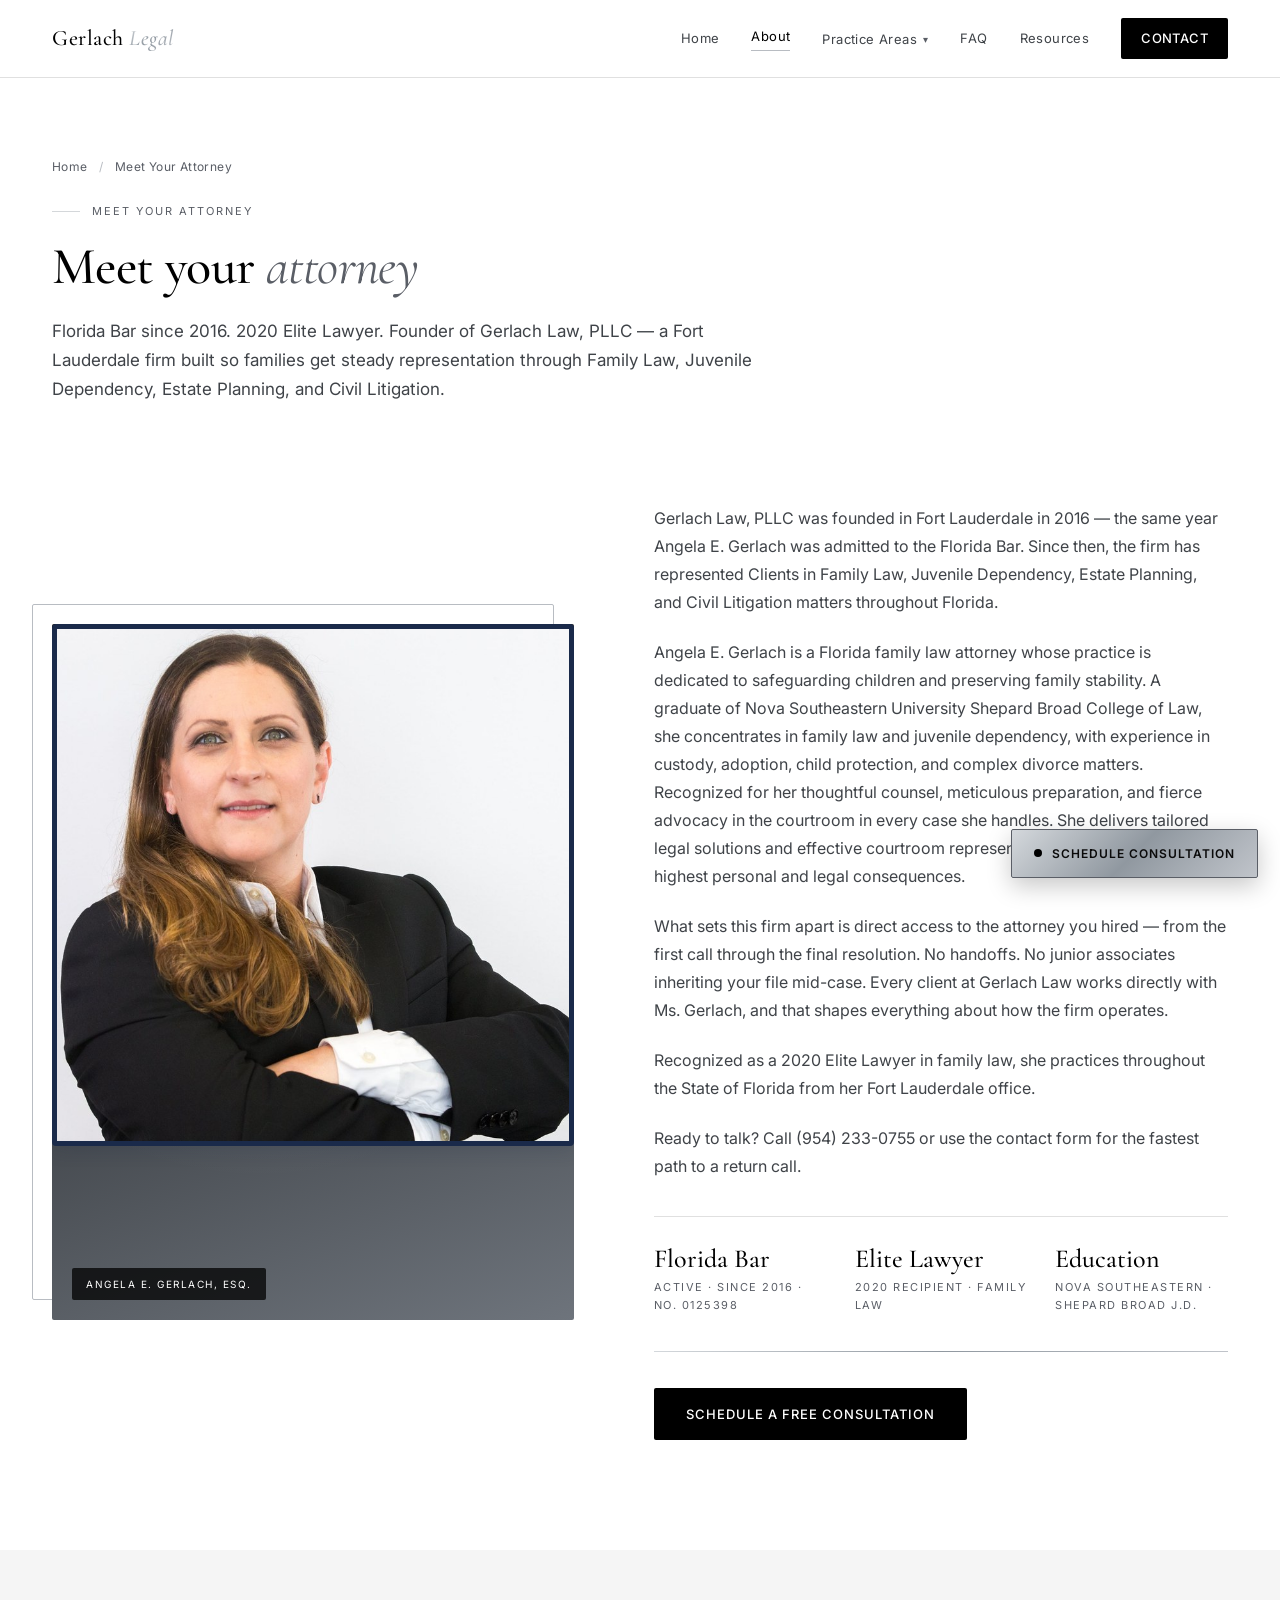
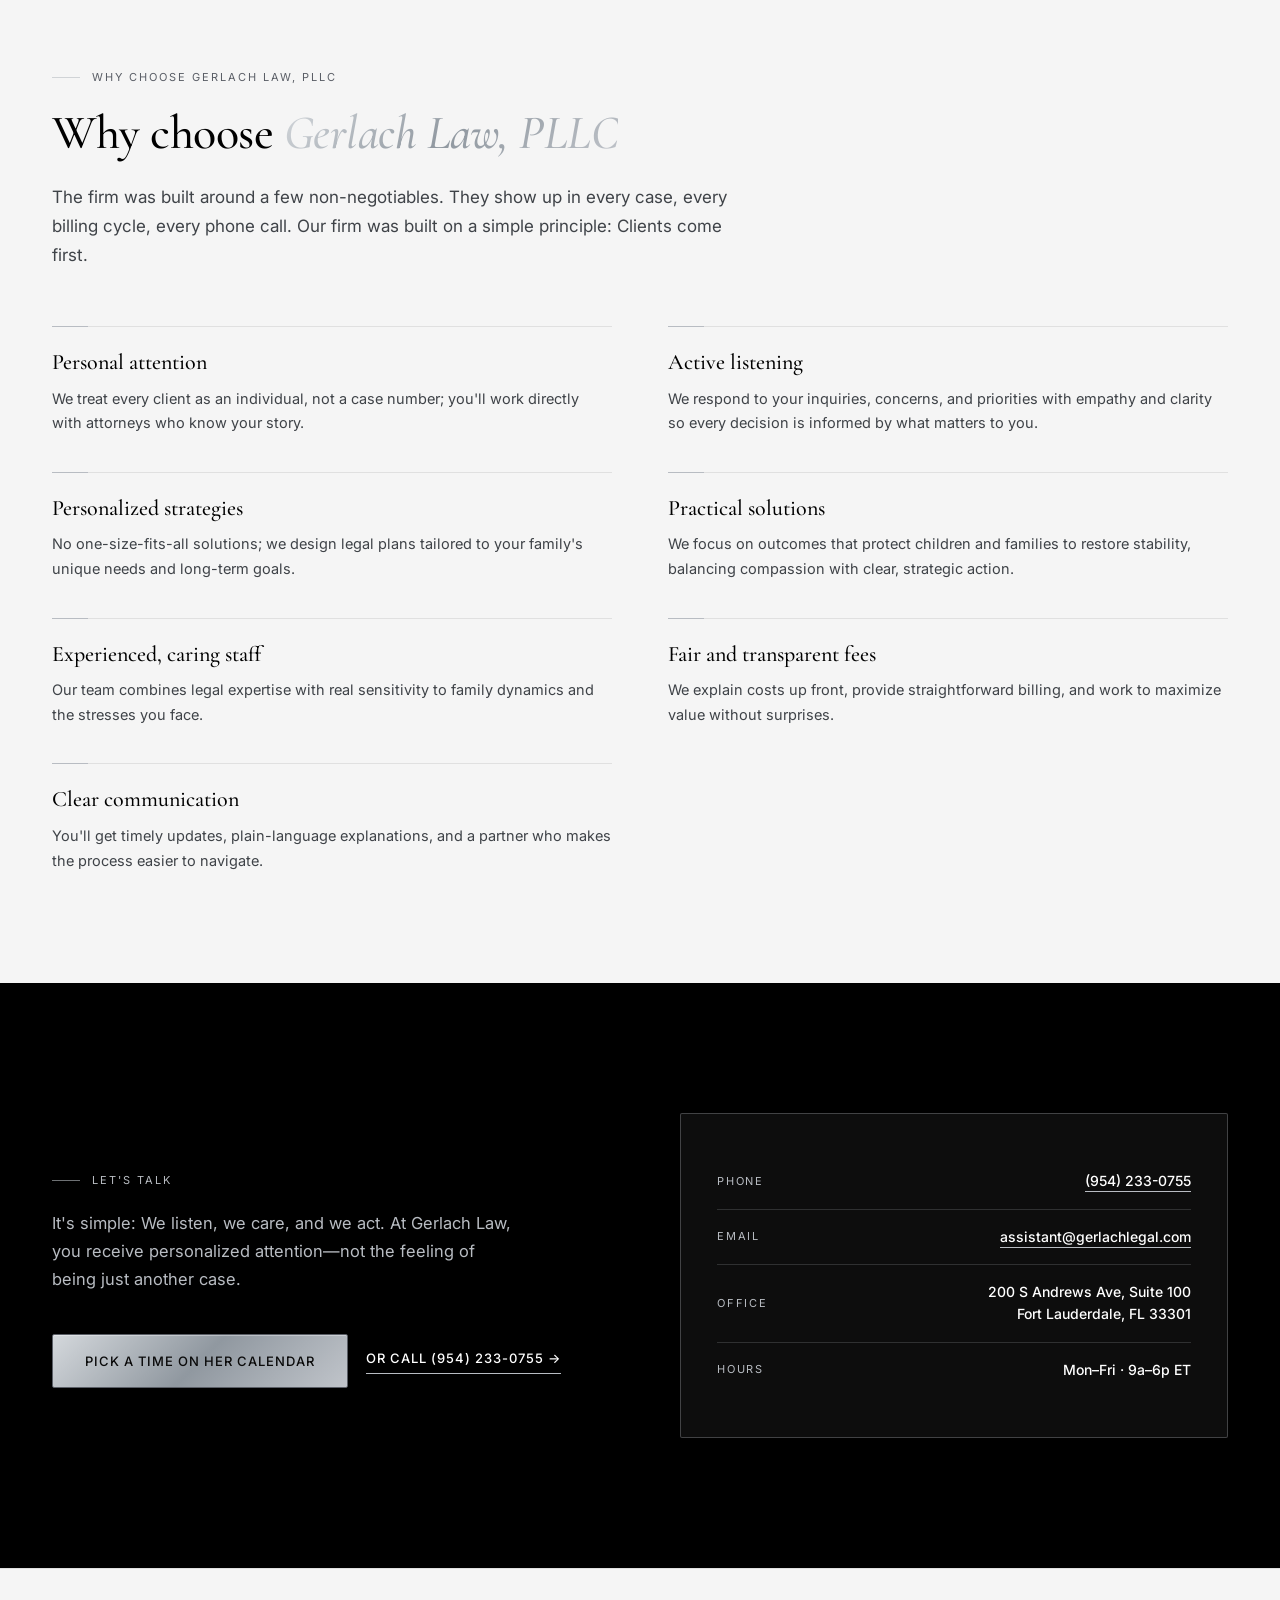
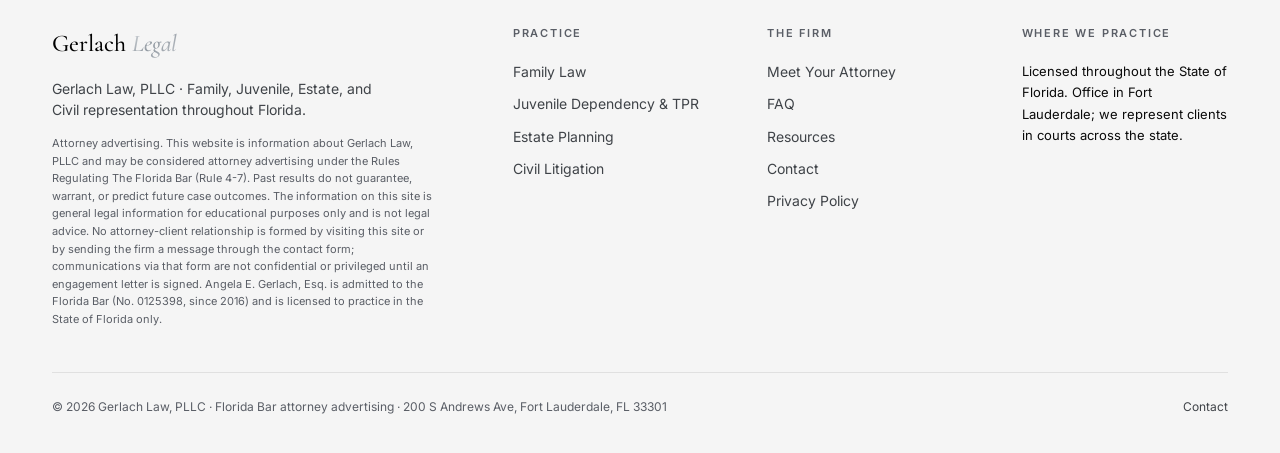
<file: about/index.html>
<!DOCTYPE html>
<html lang="en">
<head>
<meta charset="UTF-8">
<meta name="viewport" content="width=device-width, initial-scale=1.0">
<link rel="icon" href="/favicon.svg" type="image/svg+xml">
<title>Meet Angela Gerlach, Esq. | Gerlach Legal — Fort Lauderdale</title>
<meta name="description" content="Angela E. Gerlach, Esq. — founder of Gerlach Law, PLLC. Florida Bar since 2016, 2020 Elite Lawyer. Family, Juvenile Dependency, Estate Planning, and Civil Litigation in Florida.">
<link rel="canonical" href="https://gerlachlegal.com/about/">

<meta property="og:type" content="profile">
<meta property="og:title" content="Angela E. Gerlach, Esq. | Gerlach Legal">
<meta property="og:description" content="Florida Bar 2016. 2020 Elite Lawyer. Family · Juvenile · Estate · Civil — throughout Florida.">
<meta property="og:url" content="https://gerlachlegal.com/about/">
<meta property="og:image" content="https://gerlachlegal.com/assets/img/social-card.png">
<meta name="twitter:card" content="summary_large_image">
<meta name="twitter:title" content="Angela E. Gerlach, Esq. | Gerlach Legal">
<meta name="twitter:description" content="Florida Bar 2016. 2020 Elite Lawyer. Family · Juvenile · Estate · Civil — throughout Florida.">
<meta name="twitter:image" content="https://gerlachlegal.com/assets/img/social-card.png">

<link rel="preconnect" href="https://fonts.googleapis.com">
<link rel="preconnect" href="https://fonts.gstatic.com" crossorigin>
<link href="https://fonts.googleapis.com/css2?family=Cormorant+Garamond:ital,wght@0,300;0,400;0,500;0,600;0,700;1,400;1,500&family=Inter:wght@300;400;500;600;700&family=Playfair+Display:ital,wght@0,400;0,500;0,600;0,700;1,400;1,500&display=swap" rel="stylesheet">
<link rel="stylesheet" href="../assets/css/main.css">

<!-- JSON-LD: Organization (LegalService) -->
<script type="application/ld+json">
{"@context":"https://schema.org","@type":["LegalService","LocalBusiness"],"@id":"https://gerlachlegal.com/#business","name":"Gerlach Legal","legalName":"Gerlach Law, PLLC","url":"https://gerlachlegal.com/","telephone":"+1-954-233-0755","email":"assistant@gerlachlegal.com","address":{"@type":"PostalAddress","streetAddress":"200 S Andrews Ave, Suite 100","addressLocality":"Fort Lauderdale","addressRegion":"FL","postalCode":"33301","addressCountry":"US"},"areaServed":[{"@type":"AdministrativeArea","name":"Florida"}]}
</script>

<!-- JSON-LD: Person (Angela) -->
<script type="application/ld+json">
{"@context":"https://schema.org","@type":"Person","@id":"https://gerlachlegal.com/#angela","name":"Angela E. Gerlach","givenName":"Angela","familyName":"Gerlach","honorificSuffix":"Esq.","jobTitle":"Attorney / Founder","image":"https://gerlachlegal.com/assets/img/angela-hero.jpg","worksFor":{"@id":"https://gerlachlegal.com/#business"},"alumniOf":{"@type":"CollegeOrUniversity","name":"Nova Southeastern University — Shepard Broad College of Law"},"award":["2020 Elite Lawyer — Family Law"],"hasCredential":{"@type":"EducationalOccupationalCredential","credentialCategory":"license","recognizedBy":{"@type":"Organization","name":"The Florida Bar"},"validFrom":"2016-10-05"},"areaServed":"Florida","memberOf":[{"@type":"Organization","name":"The Florida Bar"},{"@type":"Organization","name":"Broward County Bar Association"}]}
</script>

<!-- JSON-LD: BreadcrumbList -->
<script type="application/ld+json">
{"@context":"https://schema.org","@type":"BreadcrumbList","itemListElement":[{"@type":"ListItem","position":1,"name":"Home","item":"https://gerlachlegal.com/"},{"@type":"ListItem","position":2,"name":"Meet Your Attorney","item":"https://gerlachlegal.com/about/"}]}
</script>
</head>
<body class="no-banner">

<a href="#main" class="skip-link">Skip to main content</a>

<nav class="site-nav" aria-label="Primary">
  <div class="nav-inner">
    <a href="../" class="nav-brand">Gerlach <em>Legal</em></a>
    <button class="nav-toggle" aria-controls="primary-menu" aria-expanded="false" aria-label="Open menu">
      <span></span><span></span><span></span>
    </button>
    <div class="nav-links" id="primary-menu">
      <a href="../">Home</a>
      <a href="../about/" class="is-active">About</a>
      <div class="has-dropdown">
        <a href="../practice/" class="dropdown-trigger" aria-haspopup="true" aria-expanded="false">Practice Areas <span class="caret" aria-hidden="true">&#9662;</span></a>
        <div class="dropdown" role="menu" aria-label="Practice Areas">
          <a role="menuitem" href="../practice/family-law/">Family Law</a>
          <a role="menuitem" href="../practice/juvenile-dependency/">Juvenile Dependency</a>
          <a role="menuitem" href="../practice/estate-planning/">Estate Planning</a>
          <a role="menuitem" href="../practice/civil-litigation/">Civil Litigation</a>
        </div>
      </div>
      <a href="../faq/">FAQ</a>
      <a href="../resources/">Resources</a>
      <a href="../contact/" class="nav-cta">Contact</a>
    </div>
  </div>
</nav>

<main id="main">

<section class="page-hero">
  <div class="wrap">
    <div class="breadcrumbs"><a href="../">Home</a> <span class="sep">/</span> Meet Your Attorney</div>
    <div class="section-eyebrow">Meet your attorney</div>
    <h1>Meet your <em>attorney</em></h1>
    <p class="lede">Florida Bar since 2016. 2020 Elite Lawyer. Founder of Gerlach Law, PLLC — a Fort Lauderdale firm built so families get steady representation through Family Law, Juvenile Dependency, Estate Planning, and Civil Litigation.</p>
  </div>
</section>

<section id="bio" class="content" style="padding-top: 40px;">
  <div class="wrap">
    <div class="about-grid">
      <div class="about-wrap">
        <div class="about-photo-frame"></div>
        <div class="about-photo">
          <img src="../assets/img/angela-portrait.jpg" srcset="../assets/img/angela-portrait-md.jpg 400w, ../assets/img/angela-portrait.jpg 800w" sizes="(max-width: 900px) 420px, 480px" alt="Angela E. Gerlach, Esq., founder of Gerlach Law, PLLC" style="width: 100%; height: auto; display: block; border-radius: 4px; aspect-ratio: 1/1; object-fit: cover; border: 5px solid #1a2a4a; box-shadow: 0 4px 18px rgba(26,42,74,0.18);">
          <div class="about-photo-label">Angela E. Gerlach, Esq.</div>
        </div>
      </div>
      <div class="about-body">
        <!-- BEGIN EDITABLE: Meet Your Attorney bio -->
        <p>Gerlach Law, PLLC was founded in Fort Lauderdale in 2016 &mdash; the same year Angela E. Gerlach was admitted to the Florida Bar. Since then, the firm has represented Clients in Family Law, Juvenile Dependency, Estate Planning, and Civil Litigation matters throughout Florida.</p>
        <p>Angela E. Gerlach is a Florida family law attorney whose practice is dedicated to safeguarding children and preserving family stability. A graduate of Nova Southeastern University Shepard Broad College of Law, she concentrates in family law and juvenile dependency, with experience in custody, adoption, child protection, and complex divorce matters. Recognized for her thoughtful counsel, meticulous preparation, and fierce advocacy in the courtroom in every case she handles. She delivers tailored legal solutions and effective courtroom representation in matters of the highest personal and legal consequences.</p>
        <p>What sets this firm apart is direct access to the attorney you hired &mdash; from the first call through the final resolution. No handoffs. No junior associates inheriting your file mid-case. Every client at Gerlach Law works directly with Ms. Gerlach, and that shapes everything about how the firm operates.</p>
        <p>Recognized as a 2020 Elite Lawyer in family law, she practices throughout the State of Florida from her Fort Lauderdale office.</p>
        <p>Ready to talk? Call <a href="tel:+19542330755">(954) 233-0755</a> or use the contact form for the fastest path to a return call.</p>
        <!-- END EDITABLE -->

        <div class="about-credentials">
          <div>
            <div class="big">Florida Bar</div>
            <div class="lbl">Active · since 2016 · No. 0125398</div>
          </div>
          <div>
            <div class="big">Elite Lawyer</div>
            <div class="lbl">2020 recipient · Family Law</div>
          </div>
          <div>
            <!-- Education: Law school verified via Florida Bar member profile (No. 0125398) and Lawyer.com profile.
                 Sources: https://www.floridabar.org/directories/find-mbr/profile/?num=125398
                          https://www.lawyer.com/angela-gerlach.html
                 Specific J.D. graduation YEAR is not disclosed in any public profile (FL Bar shows admission 10/05/2016 only).
                 We omit the year here rather than infer it. See comms/v4-research-sources-2026-04-27.md. -->
            <div class="big">Education</div>
            <div class="lbl">Nova Southeastern · Shepard Broad J.D.</div>
          </div>
        </div>

        <hr class="rule-silver">

        <div style="margin-top: 8px;">
          <a href="../contact/" class="btn-primary">Schedule a free consultation</a>
        </div>
      </div>
    </div>
  </div>
</section>

<section id="whychoose" class="whychoose">
  <div class="wrap">
    <div class="whychoose-head">
      <div class="section-eyebrow">Why choose Gerlach Law, PLLC</div>
      <h2 class="section-title">Why choose <em>Gerlach Law, PLLC</em></h2>
      <p class="section-lede">The firm was built around a few non-negotiables. They show up in every case, every billing cycle, every phone call. Our firm was built on a simple principle: Clients come first.</p>
    </div>
    <div class="whychoose-grid">
      <div class="whychoose-item"><h3>Personal attention</h3><p>We treat every client as an individual, not a case number; you'll work directly with attorneys who know your story.</p></div>
      <div class="whychoose-item"><h3>Active listening</h3><p>We respond to your inquiries, concerns, and priorities with empathy and clarity so every decision is informed by what matters to you.</p></div>
      <div class="whychoose-item"><h3>Personalized strategies</h3><p>No one-size-fits-all solutions; we design legal plans tailored to your family's unique needs and long-term goals.</p></div>
      <div class="whychoose-item"><h3>Practical solutions</h3><p>We focus on outcomes that protect children and families to restore stability, balancing compassion with clear, strategic action.</p></div>
      <div class="whychoose-item"><h3>Experienced, caring staff</h3><p>Our team combines legal expertise with real sensitivity to family dynamics and the stresses you face.</p></div>
      <div class="whychoose-item"><h3>Fair and transparent fees</h3><p>We explain costs up front, provide straightforward billing, and work to maximize value without surprises.</p></div>
      <div class="whychoose-item"><h3>Clear communication</h3><p>You'll get timely updates, plain-language explanations, and a partner who makes the process easier to navigate.</p></div>
    </div>
  </div>
</section>

<section class="contact">
  <div class="wrap">
    <div class="contact-inner">
      <div>
        <div class="section-eyebrow" style="color: var(--gold);">Let's talk</div>
        
        <p class="lede">It's simple: We listen, we care, and we act. At Gerlach Law, you receive personalized attention—not the feeling of being just another case.</p>
        <div class="contact-cta-row">
          <a href="../contact/" class="btn-primary">Pick a time on her calendar</a>
          <a href="tel:+19542330755" class="btn-text">Or call (954) 233-0755 →</a>
        </div>
      </div>
      <address class="contact-card" style="font-style: normal;">
        <div class="row"><span class="lbl">Phone</span><span class="val"><a href="tel:+19542330755">(954) 233-0755</a></span></div>
        <div class="row"><span class="lbl">Email</span><span class="val"><a href="mailto:assistant@gerlachlegal.com">assistant@gerlachlegal.com</a></span></div>
        <div class="row"><span class="lbl">Office</span><span class="val">200 S Andrews Ave, Suite 100<br>Fort Lauderdale, FL 33301</span></div>
        <div class="row"><span class="lbl">Hours</span><span class="val">Mon–Fri · 9a–6p ET</span></div>
      </address>
    </div>
  </div>
</section>

</main>

<footer>
  <div class="wrap">
    <div class="foot-grid">
      <div>
        <div class="foot-brand">Gerlach <em>Legal</em></div>
        <div class="foot-brand-tag">Gerlach Law, PLLC · Family, Juvenile, Estate, and Civil representation throughout Florida.</div>
        <!-- FL Bar Rule 4-7.13 advertising compliance disclaimer - applied 2026-04-27 -->
        <div class="foot-legal">Attorney advertising. This website is information about Gerlach Law, PLLC and may be considered attorney advertising under the Rules Regulating The Florida Bar (Rule 4-7). Past results do not guarantee, warrant, or predict future case outcomes. The information on this site is general legal information for educational purposes only and is not legal advice. No attorney-client relationship is formed by visiting this site or by sending the firm a message through the contact form; communications via that form are not confidential or privileged until an engagement letter is signed. Angela E. Gerlach, Esq. is admitted to the Florida Bar (No. 0125398, since 2016) and is licensed to practice in the State of Florida only.</div>
      </div>
      <div><h5>Practice</h5><ul>
        <li><a href="../practice/family-law/">Family Law</a></li>
        <li><a href="../practice/juvenile-dependency/">Juvenile Dependency &amp; TPR</a></li>
        <li><a href="../practice/estate-planning/">Estate Planning</a></li>
        <li><a href="../practice/civil-litigation/">Civil Litigation</a></li>
      </ul></div>
      <div><h5>The Firm</h5><ul>
        <li><a href="../about/">Meet Your Attorney</a></li>
        <li><a href="../faq/">FAQ</a></li>
        <li><a href="../resources/">Resources</a></li>
        <li><a href="../contact/">Contact</a></li>
        <li><a href="../privacy/">Privacy Policy</a></li>
      </ul></div>
      <div><h5>Where we practice</h5>
        <p style="font-size:13px;line-height:1.65;color:var(--muted);margin:0;">Licensed throughout the State of Florida. Office in Fort Lauderdale; we represent clients in courts across the state.</p></div>
    </div>
    <div class="foot-bottom">
      <div>© 2026 Gerlach Law, PLLC · Florida Bar attorney advertising · 200 S Andrews Ave, Fort Lauderdale, FL 33301</div>
      <div><a href="../contact/">Contact</a></div>
    </div>
  </div>
</footer>

<a href="../contact/" class="float-cta" aria-label="Schedule a free consultation">
  <span class="dot" aria-hidden="true"></span>
  Schedule Consultation
</a>

<script src="../assets/js/nav.js" defer></script>
<script src="/analytics.js" defer></script>
</body>
</html>
</file>
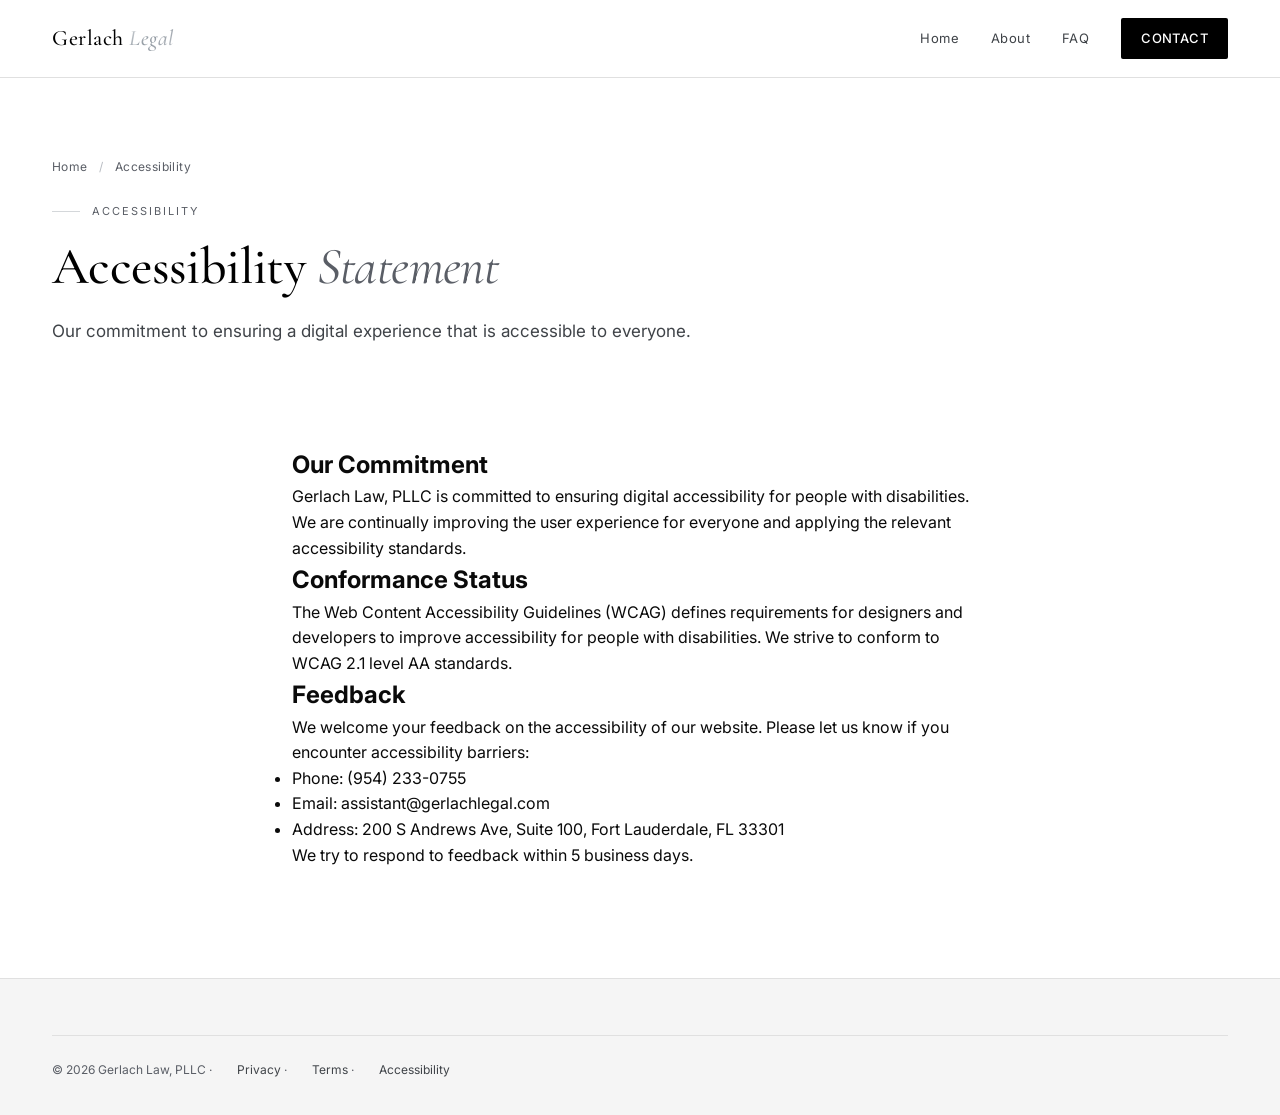
<file: accessibility/index.html>
<!DOCTYPE html>
<html lang="en">
<head>
<meta charset="UTF-8">
<meta name="viewport" content="width=device-width, initial-scale=1.0">
<link rel="icon" href="/favicon.svg" type="image/svg+xml">
<title>Accessibility Statement | Gerlach Legal — Fort Lauderdale</title>
<meta name="description" content="Our commitment to digital accessibility and inclusivity.">
<link rel="canonical" href="https://gerlachlegal.com/accessibility/">
<meta name="robots" content="index,follow">
<link rel="preconnect" href="https://fonts.googleapis.com">
<link rel="preconnect" href="https://fonts.gstatic.com" crossorigin>
<link href="https://fonts.googleapis.com/css2?family=Cormorant+Garamond:ital,wght@0,300;0,400;0,500;0,600;0,700;1,400;1,500&family=Inter:wght@300;400;500;600;700&family=Playfair+Display:ital,wght@0,400;0,500;0,600;0,700;1,400;1,500&display=swap" rel="stylesheet">
<link rel="stylesheet" href="../assets/css/main.css">
</head>
<body class="no-banner">
<nav class="site-nav" aria-label="Primary">
  <div class="nav-inner">
    <a href="../" class="nav-brand">Gerlach <em>Legal</em></a>
    <div class="nav-links">
      <a href="../">Home</a>
      <a href="../about/">About</a>
      <a href="../faq/">FAQ</a>
      <a href="../contact/" class="nav-cta">Contact</a>
    </div>
  </div>
</nav>
<main id="main">
<section class="page-hero">
  <div class="wrap">
    <div class="breadcrumbs"><a href="../">Home</a> <span class="sep">/</span> Accessibility</div>
    <div class="section-eyebrow">Accessibility</div>
    <h1>Accessibility <em>Statement</em></h1>
    <p class="lede">Our commitment to ensuring a digital experience that is accessible to everyone.</p>
  </div>
</section>
<section class="content" style="padding-top: 40px;">
  <div class="wrap" style="max-width: 760px;">
    <h2>Our Commitment</h2>
    <p>Gerlach Law, PLLC is committed to ensuring digital accessibility for people with disabilities. We are continually improving the user experience for everyone and applying the relevant accessibility standards.</p>
    <h2>Conformance Status</h2>
    <p>The Web Content Accessibility Guidelines (WCAG) defines requirements for designers and developers to improve accessibility for people with disabilities. We strive to conform to WCAG 2.1 level AA standards.</p>
    <h2>Feedback</h2>
    <p>We welcome your feedback on the accessibility of our website. Please let us know if you encounter accessibility barriers:</p>
    <ul>
      <li>Phone: (954) 233-0755</li>
      <li>Email: assistant@gerlachlegal.com</li>
      <li>Address: 200 S Andrews Ave, Suite 100, Fort Lauderdale, FL 33301</li>
    </ul>
    <p>We try to respond to feedback within 5 business days.</p>
  </div>
</section>
</main>
<footer>
  <div class="wrap">
    <div class="foot-bottom">
      <div>© 2026 Gerlach Law, PLLC · <a href="../privacy/">Privacy</a> · <a href="../terms/">Terms</a> · <a href="../accessibility/">Accessibility</a></div>
    </div>
  </div>
</footer>
<script src="/analytics.js" defer></script>
</body>
</html>
</file>
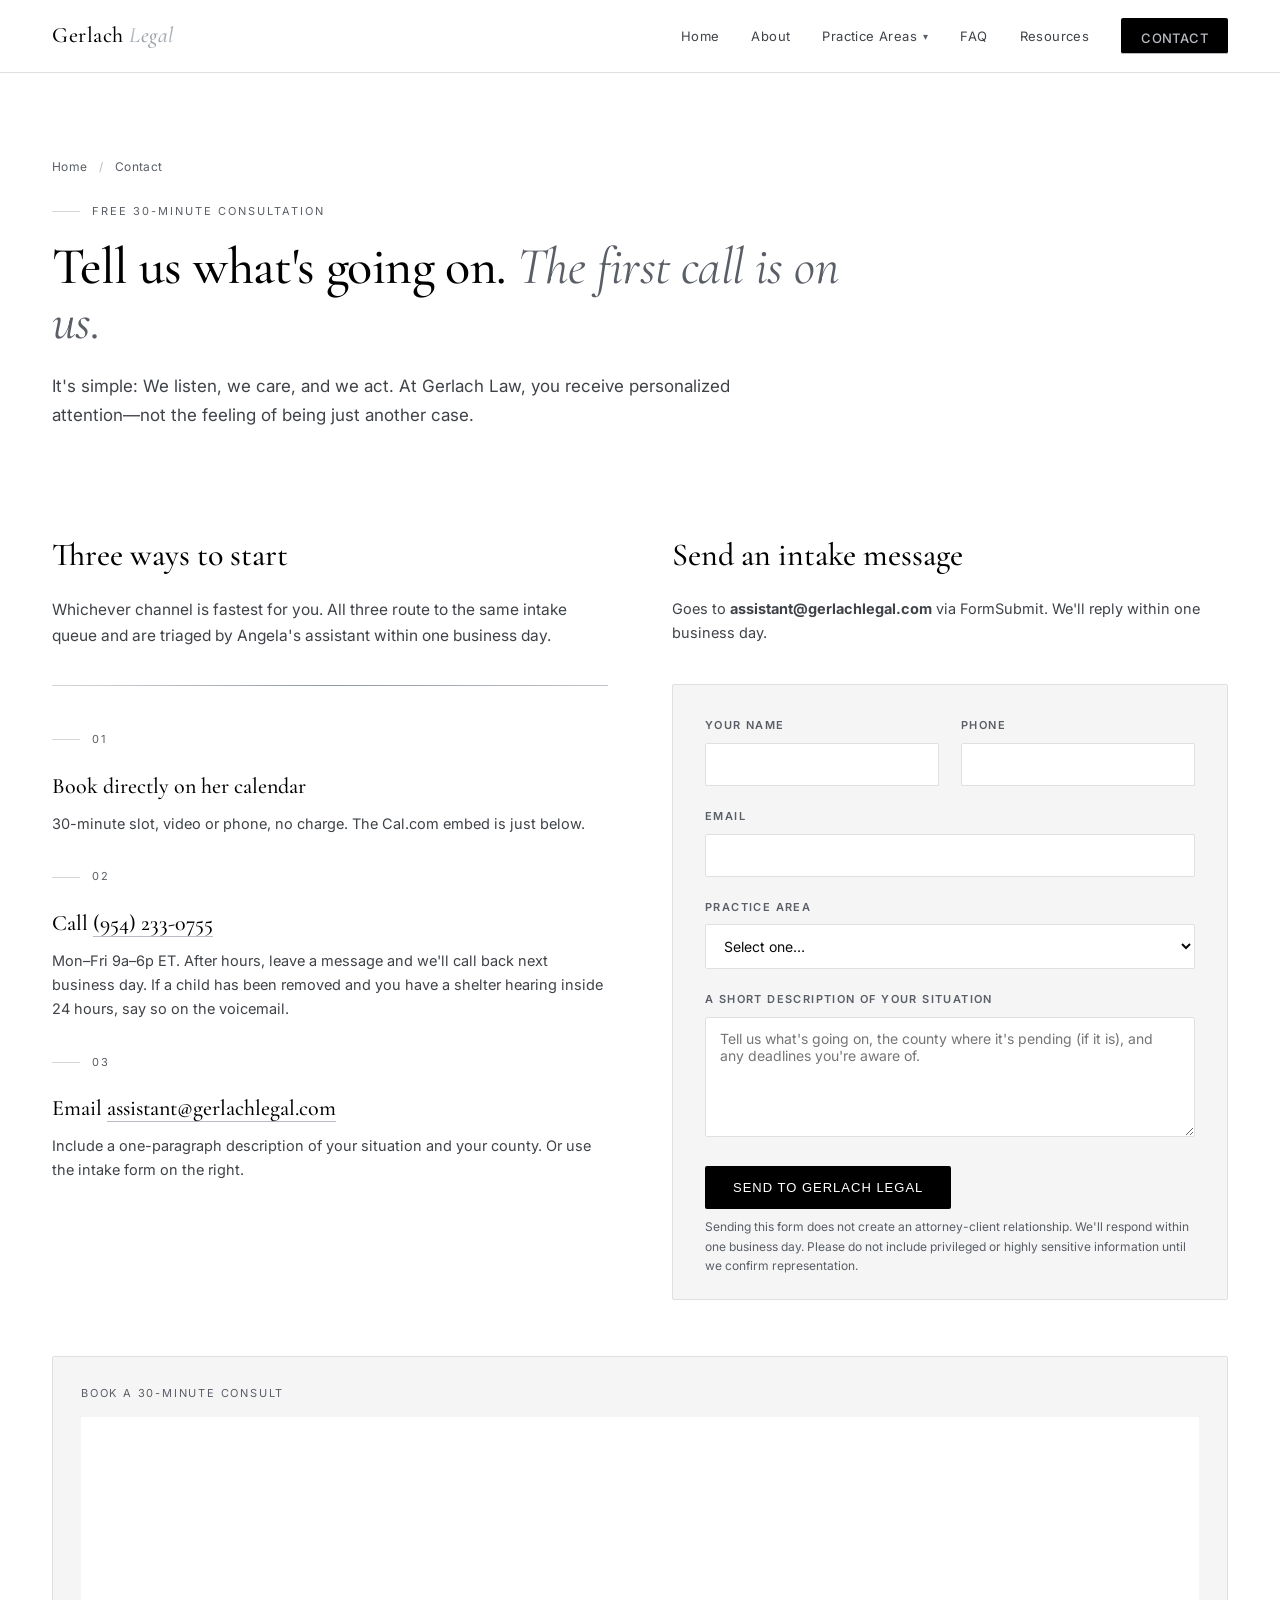
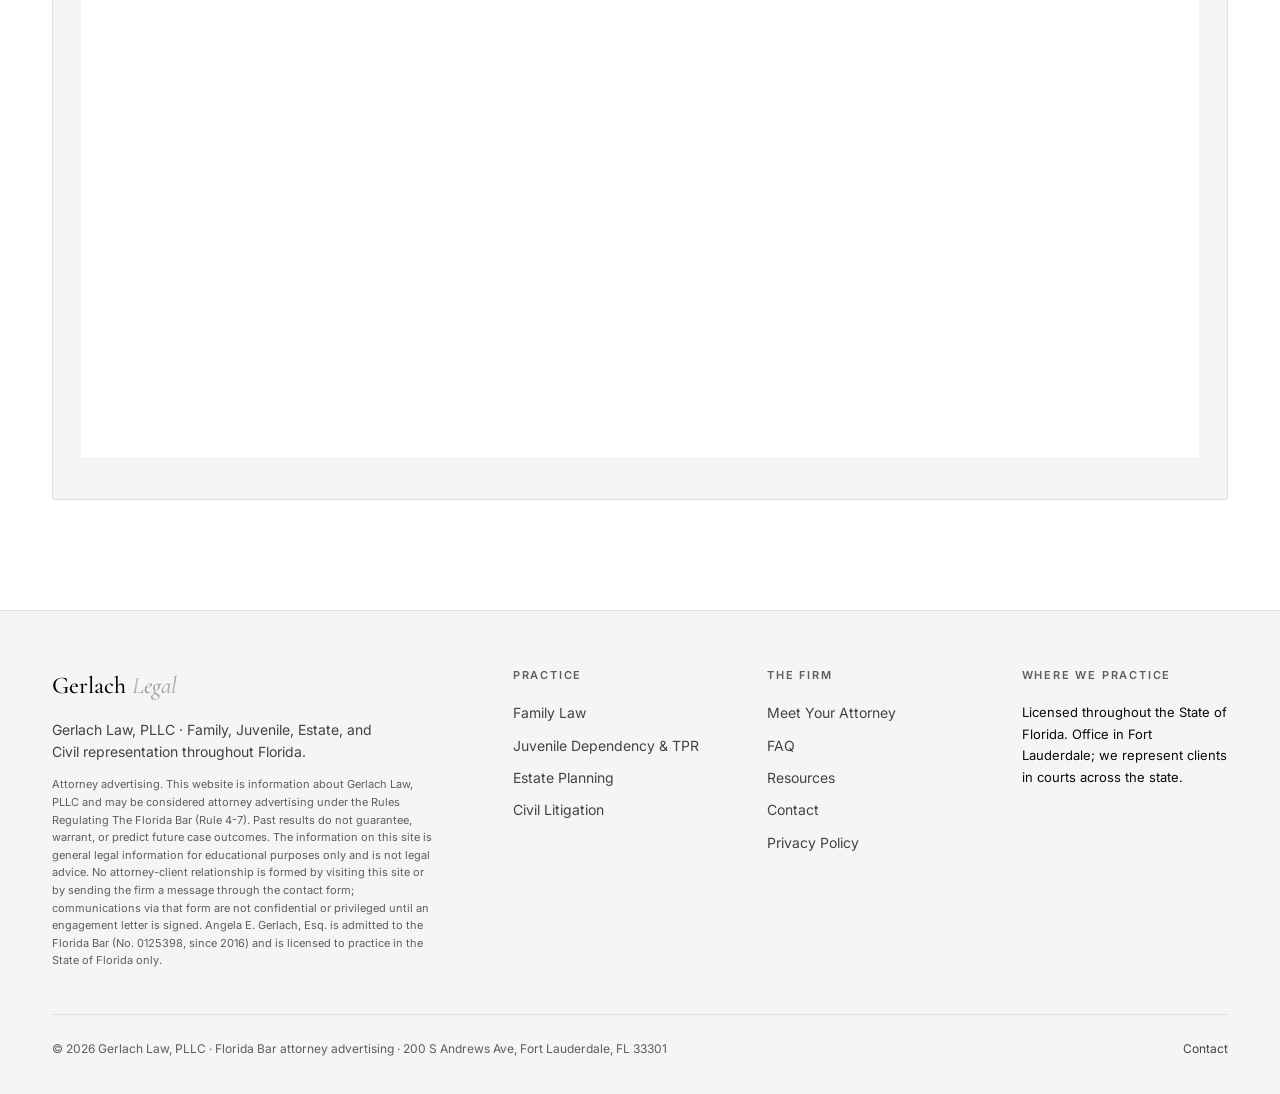
<file: contact/index.html>
<!DOCTYPE html>
<html lang="en">
<head>
<meta charset="UTF-8">
<meta name="viewport" content="width=device-width, initial-scale=1.0">
<link rel="icon" href="/favicon.svg" type="image/svg+xml">
<title>Schedule a Consultation | Gerlach Legal — Fort Lauderdale</title>
<meta name="description" content="Free 30-minute consultation with Angela Gerlach, Esq. Pick a time on her calendar, call (954) 233-0755, or email assistant@gerlachlegal.com.">
<link rel="canonical" href="https://gerlachlegal.com/contact/">

<meta property="og:type" content="website">
<meta property="og:title" content="Contact — Gerlach Legal">
<meta property="og:description" content="Pick a time on Angela's calendar or call (954) 233-0755.">
<meta property="og:url" content="https://gerlachlegal.com/contact/">
<meta property="og:image" content="https://gerlachlegal.com/assets/img/social-card.png">
<meta name="twitter:card" content="summary_large_image">
<meta name="twitter:title" content="Contact — Gerlach Legal">
<meta name="twitter:description" content="Pick a time on Angela's calendar or call (954) 233-0755.">
<meta name="twitter:image" content="https://gerlachlegal.com/assets/img/social-card.png">

<link rel="preconnect" href="https://fonts.googleapis.com">
<link rel="preconnect" href="https://fonts.gstatic.com" crossorigin>
<link href="https://fonts.googleapis.com/css2?family=Cormorant+Garamond:ital,wght@0,300;0,400;0,500;0,600;0,700;1,400;1,500&family=Inter:wght@300;400;500;600;700&family=Playfair+Display:ital,wght@0,400;0,500;0,600;0,700;1,400;1,500&display=swap" rel="stylesheet">
<link rel="stylesheet" href="../assets/css/main.css">

<!-- JSON-LD: Organization (LegalService) firm-wide -->
<script type="application/ld+json">
{"@context":"https://schema.org","@type":["LegalService","LocalBusiness"],"@id":"https://gerlachlegal.com/#business","name":"Gerlach Legal","legalName":"Gerlach Law, PLLC","url":"https://gerlachlegal.com/","telephone":"+1-954-233-0755","email":"assistant@gerlachlegal.com","address":{"@type":"PostalAddress","streetAddress":"200 S Andrews Ave, Suite 100","addressLocality":"Fort Lauderdale","addressRegion":"FL","postalCode":"33301","addressCountry":"US"},"areaServed":[{"@type":"AdministrativeArea","name":"Florida"}]}
</script>
<script type="application/ld+json">
{"@context":"https://schema.org","@type":"BreadcrumbList","itemListElement":[{"@type":"ListItem","position":1,"name":"Home","item":"https://gerlachlegal.com/"},{"@type":"ListItem","position":2,"name":"Contact","item":"https://gerlachlegal.com/contact/"}]}
</script>
<script type="application/ld+json">
{"@context":"https://schema.org","@type":"ContactPage","mainEntity":{"@id":"https://gerlachlegal.com/#business"}}
</script>

<style>
  /* Form styling kept local since it only appears here */
  .intake-form { max-width: 720px; margin-top: 40px; padding: 32px 32px 24px; background: var(--bone); border: 1px solid var(--border); border-radius: 2px; }
  .intake-form .row2 { display: grid; grid-template-columns: 1fr 1fr; gap: 22px; }
  .intake-form label { display: block; font-size: 11px; letter-spacing: 1.4px; text-transform: uppercase; color: var(--gold-dark); margin-bottom: 8px; font-weight: 600; }
  .intake-form input, .intake-form select, .intake-form textarea { width: 100%; padding: 12px 14px; font-size: 14px; font-family: 'Inter', sans-serif; color: var(--text); background: var(--cream); border: 1px solid var(--border); border-radius: 2px; transition: border-color 0.15s; }
  .intake-form input:focus, .intake-form select:focus, .intake-form textarea:focus { outline: none; border-color: var(--gold-dark); }
  .intake-form textarea { min-height: 120px; resize: vertical; }
  .intake-form .field { margin-bottom: 22px; }
  .intake-form .privacy { font-size: 12px; color: var(--taupe); margin-top: 8px; }
  .intake-form button { padding: 14px 28px; background: var(--charcoal); color: var(--cream); font-size: 13px; letter-spacing: 1px; text-transform: uppercase; font-weight: 500; border: none; border-radius: 2px; cursor: pointer; transition: background 0.15s; }
  .intake-form button:hover { background: var(--charcoal-soft); }
  @media (max-width: 640px) { .intake-form .row2 { grid-template-columns: 1fr; gap: 0; } .intake-form { padding: 22px; } }
</style>
</head>
<body class="no-banner">

<a href="#main" class="skip-link">Skip to main content</a>

<nav class="site-nav" aria-label="Primary">
  <div class="nav-inner">
    <a href="../" class="nav-brand">Gerlach <em>Legal</em></a>
    <button class="nav-toggle" aria-controls="primary-menu" aria-expanded="false" aria-label="Open menu">
      <span></span><span></span><span></span>
    </button>
    <div class="nav-links" id="primary-menu">
      <a href="../">Home</a>
      <a href="../about/">About</a>
      <div class="has-dropdown">
        <a href="../practice/" class="dropdown-trigger" aria-haspopup="true" aria-expanded="false">Practice Areas <span class="caret" aria-hidden="true">&#9662;</span></a>
        <div class="dropdown" role="menu" aria-label="Practice Areas">
          <a role="menuitem" href="../practice/family-law/">Family Law</a>
          <a role="menuitem" href="../practice/juvenile-dependency/">Juvenile Dependency</a>
          <a role="menuitem" href="../practice/estate-planning/">Estate Planning</a>
          <a role="menuitem" href="../practice/civil-litigation/">Civil Litigation</a>
        </div>
      </div>
      <a href="../faq/">FAQ</a>
      <a href="../resources/">Resources</a>
      <a href="../contact/" class="nav-cta is-active">Contact</a>
    </div>
  </div>
</nav>

<main id="main">

<section class="page-hero">
  <div class="wrap">
    <div class="breadcrumbs"><a href="../">Home</a> <span class="sep">/</span> Contact</div>
    <div class="section-eyebrow">Free 30-minute consultation</div>
    <h1>Tell us what's going on. <em>The first call is on us.</em></h1>
    <p class="lede">It's simple: We listen, we care, and we act. At Gerlach Law, you receive personalized attention—not the feeling of being just another case.</p>
  </div>
</section>

<section class="content" style="padding-top: 40px;">
  <div class="wrap">
    <div style="display: grid; grid-template-columns: 1fr 1fr; gap: 64px; align-items: start;">
      <div>
        <h2 class="serif" style="font-size: 32px; color: var(--charcoal); margin-bottom: 16px; font-weight: 500;">Three ways to start</h2>
        <p style="font-size: 15.5px; color: var(--text-soft); line-height: 1.7; margin-bottom: 22px;">Whichever channel is fastest for you. All three route to the same intake queue and are triaged by Angela's assistant within one business day.</p>

        <hr class="rule-silver">

        <div style="margin-top: 28px;">
          <div class="section-eyebrow">01</div>
          <h3 class="serif" style="font-size: 22px; color: var(--charcoal); margin-bottom: 8px;">Book directly on her calendar</h3>
          <p style="font-size: 14.5px; color: var(--text-soft); line-height: 1.65; margin-bottom: 16px;">30-minute slot, video or phone, no charge. The Cal.com embed is just below.</p>
        </div>

        <div style="margin-top: 24px;">
          <div class="section-eyebrow">02</div>
          <h3 class="serif" style="font-size: 22px; color: var(--charcoal); margin-bottom: 8px;">Call <a href="tel:+19542330755" style="border-bottom: 1px solid var(--gold);">(954) 233-0755</a></h3>
          <p style="font-size: 14.5px; color: var(--text-soft); line-height: 1.65; margin-bottom: 16px;">Mon–Fri 9a–6p ET. After hours, leave a message and we'll call back next business day. If a child has been removed and you have a shelter hearing inside 24 hours, say so on the voicemail.</p>
        </div>

        <div style="margin-top: 24px;">
          <div class="section-eyebrow">03</div>
          <h3 class="serif" style="font-size: 22px; color: var(--charcoal); margin-bottom: 8px;">Email <a href="mailto:assistant@gerlachlegal.com" style="border-bottom: 1px solid var(--gold);">assistant@gerlachlegal.com</a></h3>
          <p style="font-size: 14.5px; color: var(--text-soft); line-height: 1.65;">Include a one-paragraph description of your situation and your county. Or use the intake form on the right.</p>
        </div>
      </div>

      <div>
        <h2 class="serif" style="font-size: 32px; color: var(--charcoal); margin-bottom: 16px; font-weight: 500;">Send an intake message</h2>
        <p style="font-size: 14.5px; color: var(--text-soft); line-height: 1.65;">Goes to <strong>assistant@gerlachlegal.com</strong> via FormSubmit. We'll reply within one business day.</p>

        <form class="intake-form" action="https://formsubmit.co/assistant@gerlachlegal.com" method="POST">
          <input type="hidden" name="_subject" value="New consultation request — gerlachlegal.com">
          <input type="hidden" name="_next" value="https://diazconsultingfirm.github.io/dcf-demos/gerlach-v5/contact/?sent=1">
          <input type="hidden" name="_captcha" value="true">
          <input type="hidden" name="_template" value="table">

          <div class="row2">
            <div class="field">
              <label for="name">Your name</label>
              <input id="name" name="name" type="text" required autocomplete="name">
            </div>
            <div class="field">
              <label for="phone">Phone</label>
              <input id="phone" name="phone" type="tel" required autocomplete="tel">
            </div>
          </div>

          <div class="field">
            <label for="email">Email</label>
            <input id="email" name="email" type="email" required autocomplete="email">
          </div>

          <div class="field">
            <label for="matter">Practice area</label>
            <select id="matter" name="matter" required>
              <option value="">Select one…</option>
              <option>Family law</option>
              <option>Juvenile dependency or TPR</option>
              <option>Estate planning or probate</option>
              <option>Civil litigation</option>
              <option>Not sure / other</option>
            </select>
          </div>

          <div class="field">
            <label for="message">A short description of your situation</label>
            <textarea id="message" name="message" required placeholder="Tell us what's going on, the county where it's pending (if it is), and any deadlines you're aware of."></textarea>
          </div>

          <button type="submit">Send to Gerlach Legal</button>
          <p class="privacy">Sending this form does not create an attorney-client relationship. We'll respond within one business day. Please do not include privileged or highly sensitive information until we confirm representation.</p>
        </form>
      </div>
    </div>

    <div class="cal-embed-wrap" aria-label="Book a free 30-minute consultation" style="margin-top: 56px;">
      <div class="cal-embed-eyebrow">Book a 30-minute consult</div>
      <div id="cal-inline"></div>
      <p class="cal-embed-note">
        
      </p>
    </div>
  </div>
</section>

</main>

<footer>
  <div class="wrap">
    <div class="foot-grid">
      <div>
        <div class="foot-brand">Gerlach <em>Legal</em></div>
        <div class="foot-brand-tag">Gerlach Law, PLLC · Family, Juvenile, Estate, and Civil representation throughout Florida.</div>
        <!-- FL Bar Rule 4-7.13 advertising compliance disclaimer - applied 2026-04-27 -->
        <div class="foot-legal">Attorney advertising. This website is information about Gerlach Law, PLLC and may be considered attorney advertising under the Rules Regulating The Florida Bar (Rule 4-7). Past results do not guarantee, warrant, or predict future case outcomes. The information on this site is general legal information for educational purposes only and is not legal advice. No attorney-client relationship is formed by visiting this site or by sending the firm a message through the contact form; communications via that form are not confidential or privileged until an engagement letter is signed. Angela E. Gerlach, Esq. is admitted to the Florida Bar (No. 0125398, since 2016) and is licensed to practice in the State of Florida only.</div>
      </div>
      <div><h5>Practice</h5><ul>
        <li><a href="../practice/family-law/">Family Law</a></li>
        <li><a href="../practice/juvenile-dependency/">Juvenile Dependency &amp; TPR</a></li>
        <li><a href="../practice/estate-planning/">Estate Planning</a></li>
        <li><a href="../practice/civil-litigation/">Civil Litigation</a></li>
      </ul></div>
      <div><h5>The Firm</h5><ul>
        <li><a href="../about/">Meet Your Attorney</a></li>
        <li><a href="../faq/">FAQ</a></li>
        <li><a href="../resources/">Resources</a></li>
        <li><a href="../contact/">Contact</a></li>
        <li><a href="../privacy/">Privacy Policy</a></li>
      </ul></div>
      <div><h5>Where we practice</h5>
        <p style="font-size:13px;line-height:1.65;color:var(--muted);margin:0;">Licensed throughout the State of Florida. Office in Fort Lauderdale; we represent clients in courts across the state.</p></div>
    </div>
    <div class="foot-bottom">
      <div>© 2026 Gerlach Law, PLLC · Florida Bar attorney advertising · 200 S Andrews Ave, Fort Lauderdale, FL 33301</div>
      <div><a href="../contact/">Contact</a></div>
    </div>
  </div>
</footer>

<!-- Cal.com embed loader -->
<script type="text/javascript">
(function (C, A, L) { let p = function (a, ar) { a.q.push(ar); }; let d = C.document;
  C.Cal = C.Cal || function () { let cal = C.Cal; let ar = arguments;
    if (!cal.loaded) { cal.ns = {}; cal.q = cal.q || []; d.head.appendChild(d.createElement("script")).src = A; cal.loaded = true; }
    if (ar[0] === L) { const api = function () { p(api, arguments); };
      const namespace = ar[1]; api.q = api.q || [];
      if (typeof namespace === "string") { cal.ns[namespace] = cal.ns[namespace] || api; p(cal.ns[namespace], ar); p(cal, ["initNamespace", namespace]); }
      else p(cal, ar); return; } p(cal, ar); };
})(window, "https://app.cal.com/embed/embed.js", "init");

var __calLink = "gerlach/free-consult";
var __calEventReady = false;
if (__calEventReady) {

Cal("init", "free-consult", { origin: "https://cal.com" });

Cal.ns["free-consult"]("inline", {
  elementOrSelector: "#cal-inline",
  calLink: __calLink,
  layout: "month_view",
  config: { theme: "light" }
});

Cal.ns["free-consult"]("ui", {
  theme: "light",
  styles: { branding: { brandColor: "#5A5E66" } },
  hideEventTypeDetails: false,
  layout: "month_view"
});

}
</script>

<script src="../assets/js/nav.js" defer></script>
<script src="/analytics.js" defer></script>
</body>
</html>
</file>
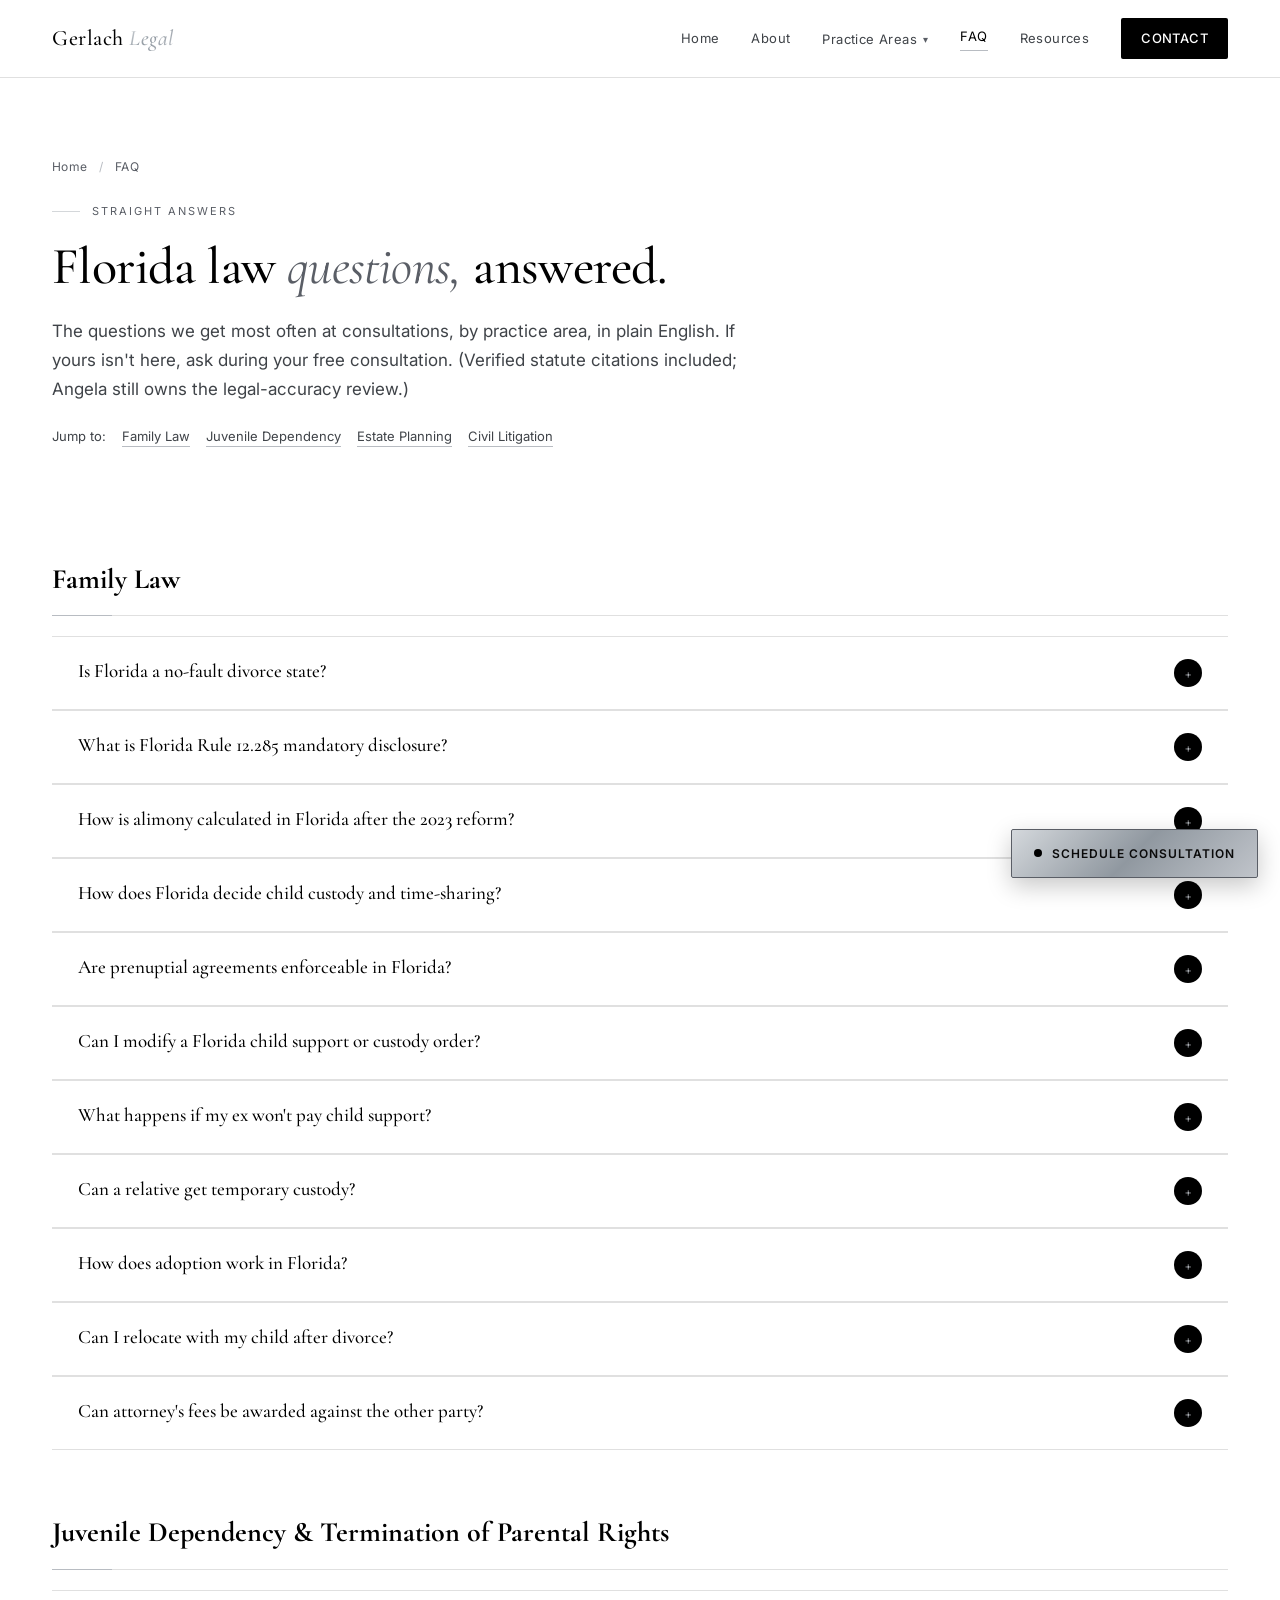
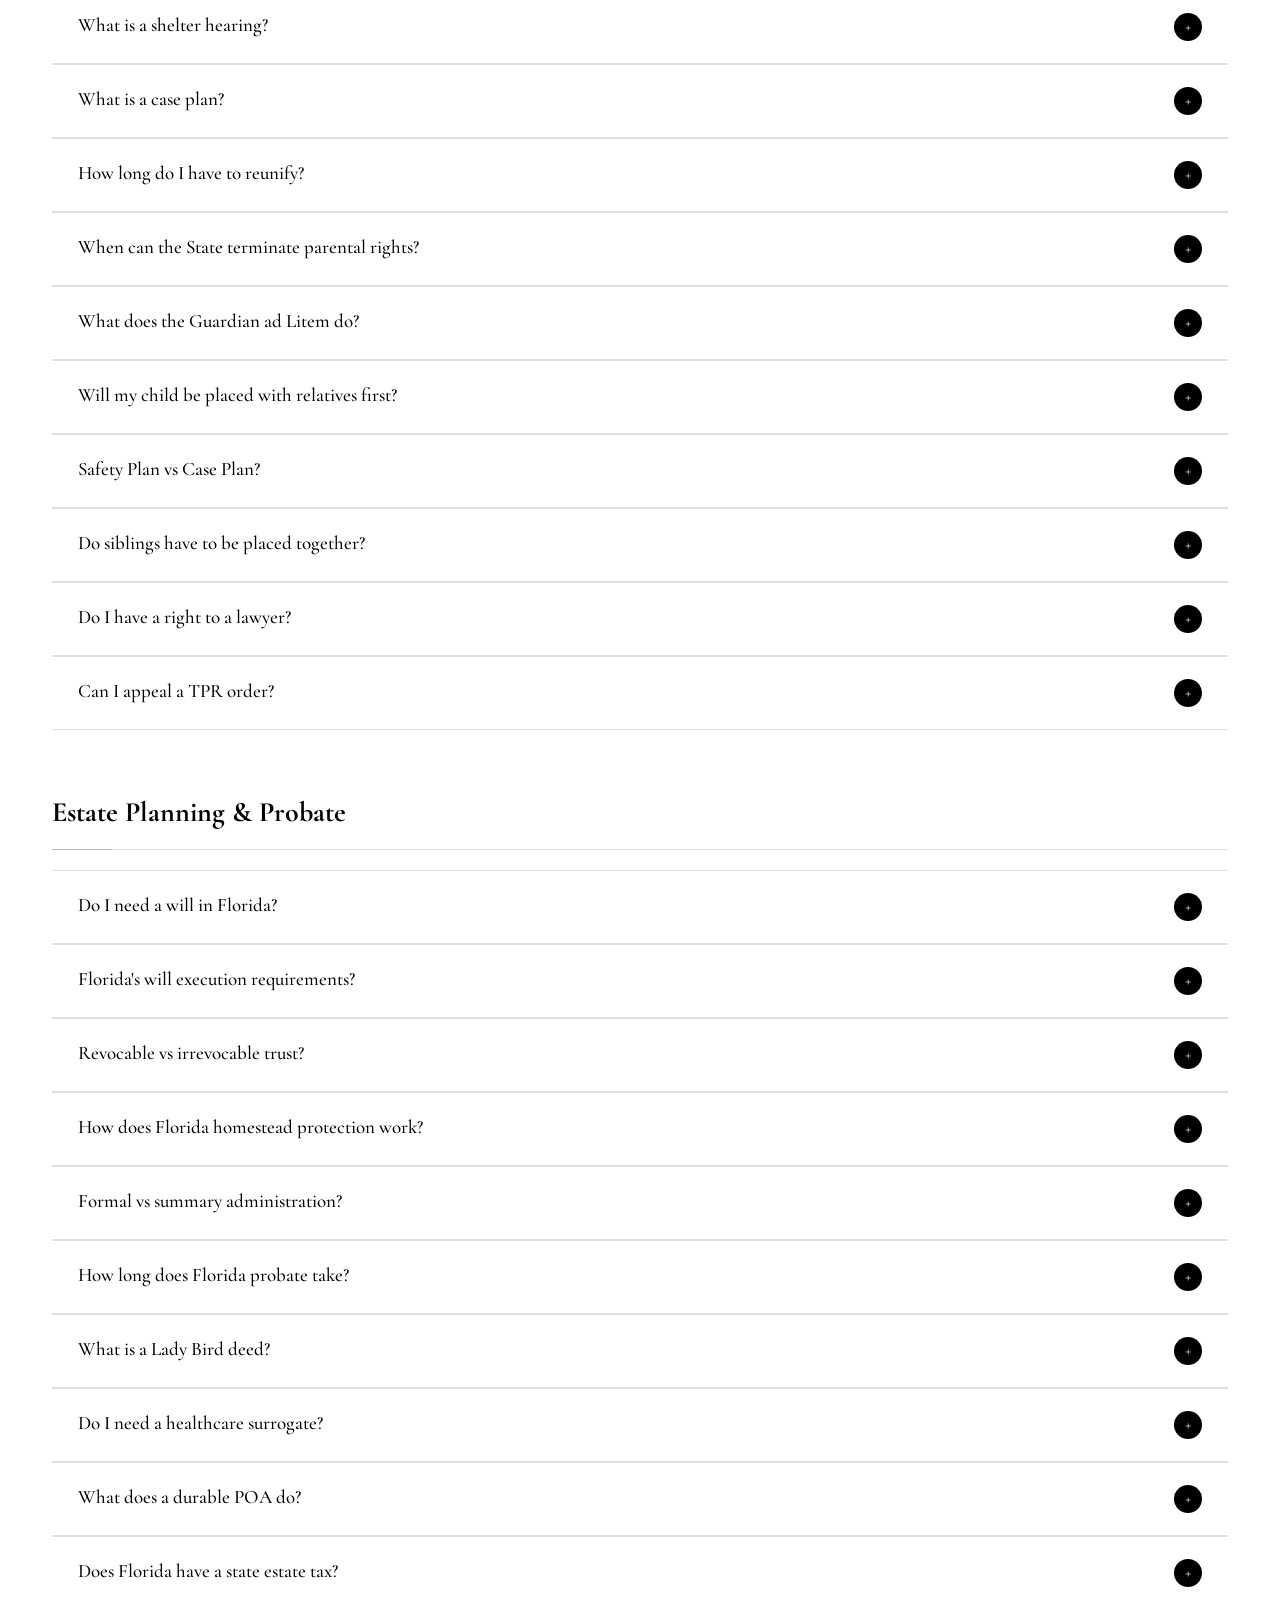
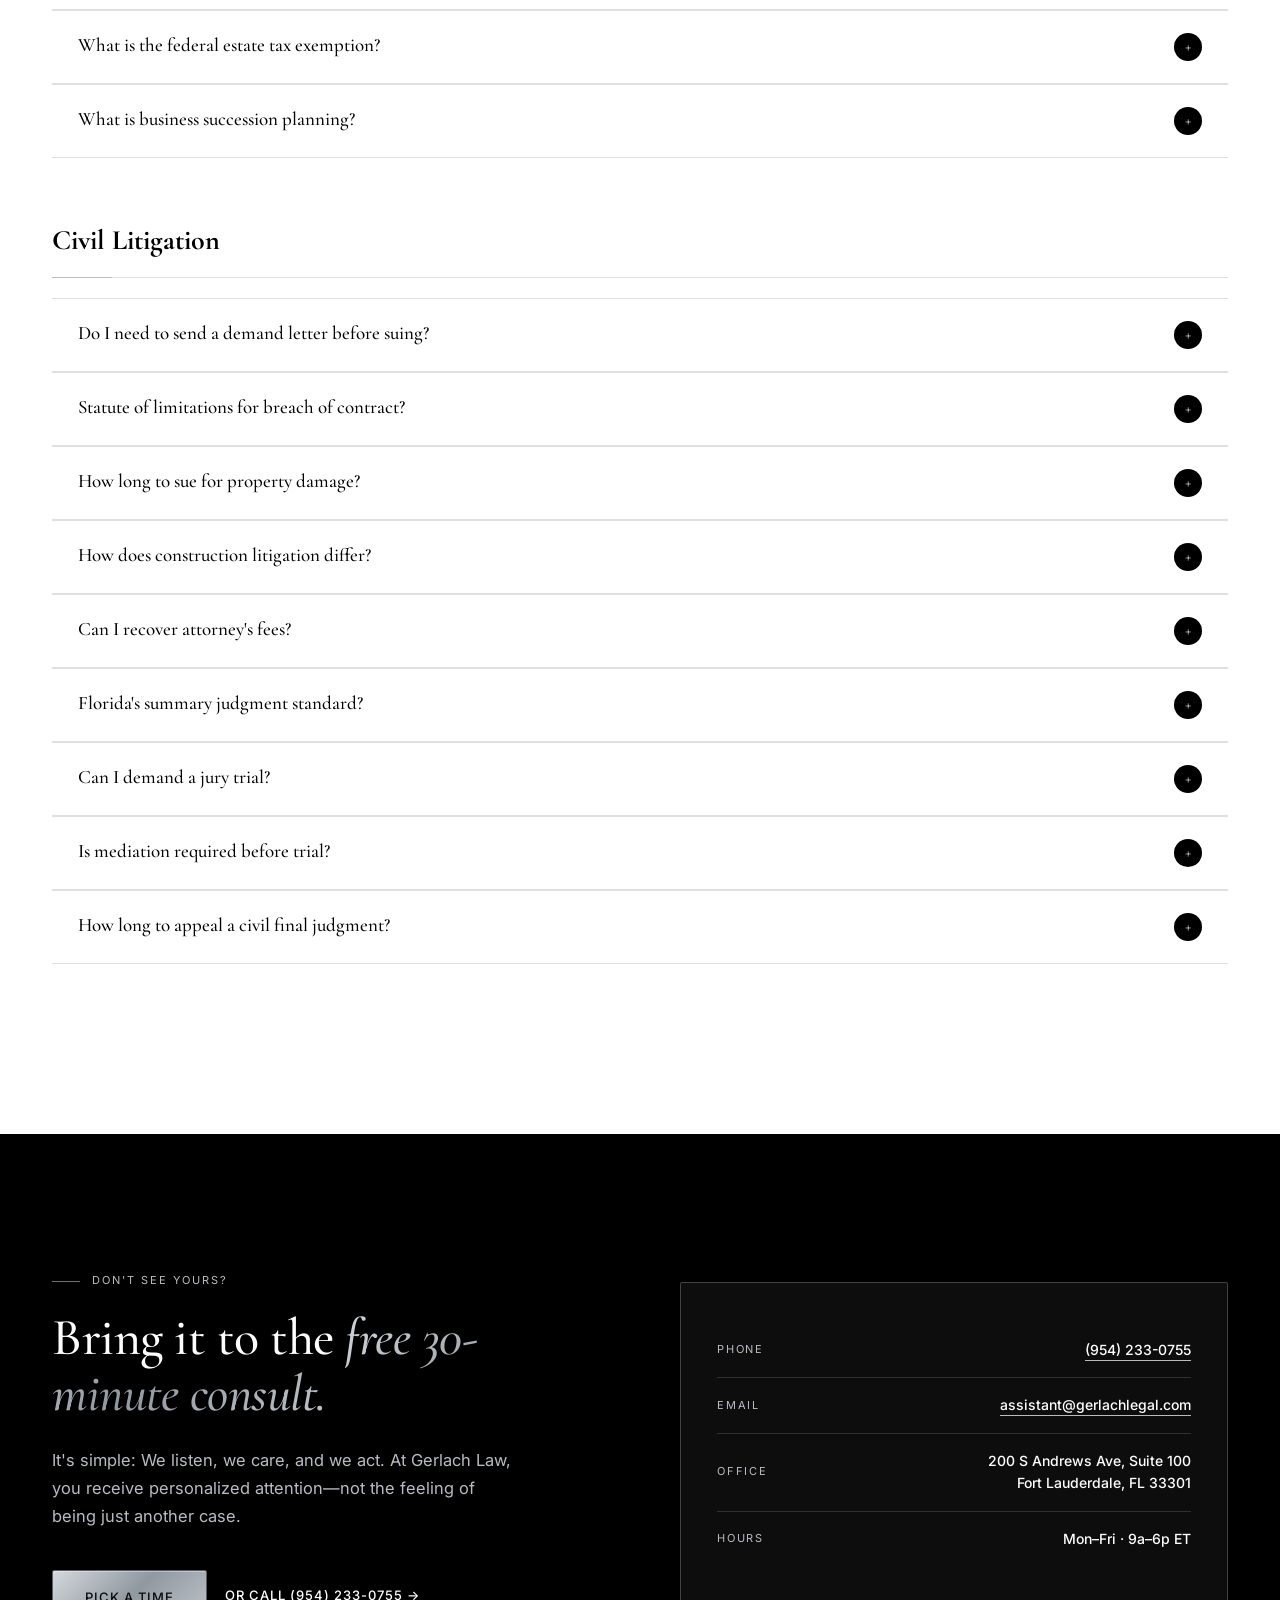
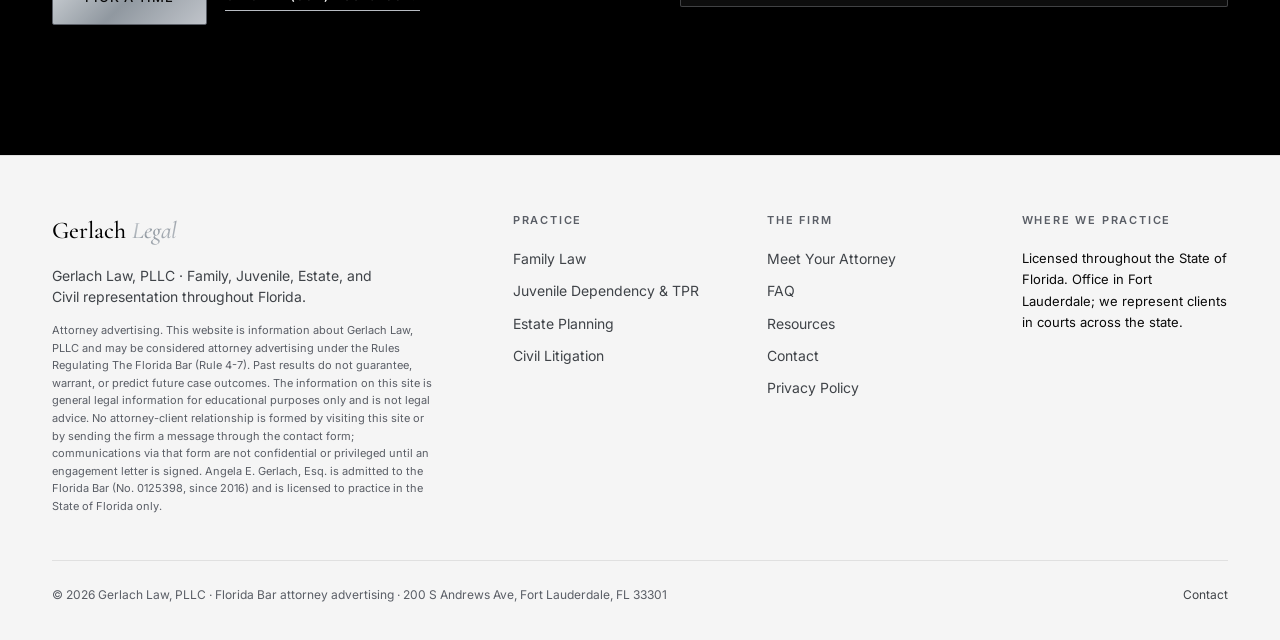
<file: faq/index.html>
<!DOCTYPE html>
<html lang="en">
<head>
<meta charset="UTF-8">
<meta name="viewport" content="width=device-width, initial-scale=1.0">
<link rel="icon" href="/favicon.svg" type="image/svg+xml">
<title>Florida Law FAQ | Gerlach Legal — Fort Lauderdale</title>
<meta name="description" content="Plain-English answers to Florida family law, juvenile dependency, estate planning, and civil litigation questions, with statute citations.">
<link rel="canonical" href="https://gerlachlegal.com/faq/">

<meta property="og:type" content="article">
<meta property="og:title" content="FAQ — Gerlach Legal, Fort Lauderdale">
<meta property="og:description" content="Florida law questions answered, by practice area.">
<meta property="og:url" content="https://gerlachlegal.com/faq/">
<meta property="og:image" content="https://gerlachlegal.com/assets/img/social-card.png">
<meta name="twitter:card" content="summary_large_image">
<meta name="twitter:title" content="FAQ — Gerlach Legal, Fort Lauderdale">
<meta name="twitter:description" content="Florida law questions answered, by practice area.">
<meta name="twitter:image" content="https://gerlachlegal.com/assets/img/social-card.png">

<link rel="preconnect" href="https://fonts.googleapis.com">
<link rel="preconnect" href="https://fonts.gstatic.com" crossorigin>
<link href="https://fonts.googleapis.com/css2?family=Cormorant+Garamond:ital,wght@0,300;0,400;0,500;0,600;0,700;1,400;1,500&family=Inter:wght@300;400;500;600;700&family=Playfair+Display:ital,wght@0,400;0,500;0,600;0,700;1,400;1,500&display=swap" rel="stylesheet">
<link rel="stylesheet" href="../assets/css/main.css">

<!-- JSON-LD: Organization (LegalService) firm-wide -->
<script type="application/ld+json">
{"@context":"https://schema.org","@type":["LegalService","LocalBusiness"],"@id":"https://gerlachlegal.com/#business","name":"Gerlach Legal","legalName":"Gerlach Law, PLLC","url":"https://gerlachlegal.com/","telephone":"+1-954-233-0755","email":"assistant@gerlachlegal.com","address":{"@type":"PostalAddress","streetAddress":"200 S Andrews Ave, Suite 100","addressLocality":"Fort Lauderdale","addressRegion":"FL","postalCode":"33301","addressCountry":"US"},"areaServed":[{"@type":"AdministrativeArea","name":"Florida"}]}
</script>
<script type="application/ld+json">
{"@context":"https://schema.org","@type":"BreadcrumbList","itemListElement":[{"@type":"ListItem","position":1,"name":"Home","item":"https://gerlachlegal.com/"},{"@type":"ListItem","position":2,"name":"FAQ","item":"https://gerlachlegal.com/faq/"}]}
</script>

<!-- Full FAQPage schema (covers all four practice areas) -->
<script type="application/ld+json">
{"@context":"https://schema.org","@type":"FAQPage","mainEntity":[
{"@type":"Question","name":"Is Florida a no-fault divorce state?","acceptedAnswer":{"@type":"Answer","text":"Yes. Florida is a pure no-fault divorce state under Fla. Stat. \u00a7 61.052. To file, you only need to state the marriage is irretrievably broken (or that one spouse has been mentally incapacitated for at least three years). You do not need to prove wrongdoing by either spouse."}},
{"@type":"Question","name":"What is Florida Rule 12.285 mandatory disclosure?","acceptedAnswer":{"@type":"Answer","text":"Florida Family Law Rule 12.285 requires both parties in a divorce or support case to exchange specific financial documents within 45 days of service: tax returns, pay stubs, bank statements, retirement accounts, and similar records. Failure to comply can result in sanctions or evidentiary exclusions."}},
{"@type":"Question","name":"How is alimony calculated in Florida after the 2023 reform?","acceptedAnswer":{"@type":"Answer","text":"Florida's 2023 alimony reform (SB 1416) eliminated permanent alimony and introduced durational alimony with statutory caps tied to marriage length. Courts consider need and ability to pay along with the factors listed in Fla. Stat. \u00a7 61.08."}},
{"@type":"Question","name":"How does Florida decide child custody and time-sharing?","acceptedAnswer":{"@type":"Answer","text":"Custody is decided as time-sharing under Fla. Stat. \u00a7 61.13 using the best interests of the child standard. Florida law presumes that equal time-sharing is in the child's best interests unless rebutted by evidence on the statutory factors."}},
{"@type":"Question","name":"Are prenuptial agreements enforceable in Florida?","acceptedAnswer":{"@type":"Answer","text":"Yes, under the Florida Uniform Premarital Agreement Act (Fla. Stat. \u00a7 61.079), if the agreement is in writing, signed voluntarily, and based on fair financial disclosure (or a valid waiver). Postnuptial agreements are enforceable under similar contract-and-fairness principles."}},
{"@type":"Question","name":"Can I modify a Florida child support or custody order?","acceptedAnswer":{"@type":"Answer","text":"Yes \u2014 but only on a substantial, material, and unanticipated change in circumstances. Modification requires a new petition and court order."}},
{"@type":"Question","name":"What happens if my ex won't pay child support?","acceptedAnswer":{"@type":"Answer","text":"Florida courts can enforce support through contempt proceedings, wage garnishment, license suspension, and tax refund interception. Filing a motion for contempt under Fla. Stat. \u00a7 61.14 is the typical first step."}},
{"@type":"Question","name":"Can a relative get temporary custody?","acceptedAnswer":{"@type":"Answer","text":"Yes. Florida's Temporary Custody by Extended Family statute (Fla. Stat. ch. 751) allows a qualifying relative to petition for temporary legal custody when both parents consent or are unable or unwilling to care for the child."}},
{"@type":"Question","name":"How does adoption work in Florida?","acceptedAnswer":{"@type":"Answer","text":"Florida adoption is governed by Fla. Stat. ch. 63. The process generally requires consent (or termination of parental rights), a home study, an adoption petition, and a final hearing where the court enters a Final Judgment of Adoption."}},
{"@type":"Question","name":"Can I relocate with my child after divorce?","acceptedAnswer":{"@type":"Answer","text":"Florida's relocation statute (Fla. Stat. \u00a7 61.13001) requires written consent of every other parent or court approval before any move of more than 50 miles for 60 consecutive days or more."}},
{"@type":"Question","name":"Can attorney's fees be awarded against the other party?","acceptedAnswer":{"@type":"Answer","text":"Yes. Fla. Stat. \u00a7 61.16 allows the court to award attorney's fees and costs based on the parties' need and ability to pay."}},
{"@type":"Question","name":"What is a shelter hearing?","acceptedAnswer":{"@type":"Answer","text":"A shelter hearing is the first court hearing in a Florida dependency case after a child is removed from their home. Under Fla. Stat. \u00a7 39.402, it generally occurs within 24 hours of removal."}},
{"@type":"Question","name":"What is a case plan?","acceptedAnswer":{"@type":"Answer","text":"The written document, governed by Fla. Stat. \u00a7 39.6011, that lists tasks, services, and timelines a parent must complete to be reunified with the child."}},
{"@type":"Question","name":"How long do I have to reunify?","acceptedAnswer":{"@type":"Answer","text":"Florida's permanency goal is generally reunification within 12 months of removal."}},
{"@type":"Question","name":"When can the State terminate parental rights?","acceptedAnswer":{"@type":"Answer","text":"The grounds are listed in Fla. Stat. \u00a7 39.806. They include voluntary surrender, abandonment, egregious conduct, chronic substance abuse, and failure to substantially comply with the case plan. Grounds must be proven by clear and convincing evidence."}},
{"@type":"Question","name":"What does the Guardian ad Litem do?","acceptedAnswer":{"@type":"Answer","text":"The GAL is appointed under Fla. Stat. \u00a7 39.820 to represent the best interests of the child. The GAL investigates, attends hearings, makes recommendations, and is independent of both parents and DCF."}},
{"@type":"Question","name":"Will my child be placed with relatives first?","acceptedAnswer":{"@type":"Answer","text":"Yes \u2014 Florida's dependency law gives a strong preference to placing a removed child with a fit and willing relative or a non-relative with a close relationship before licensed foster care."}},
{"@type":"Question","name":"Safety Plan vs Case Plan?","acceptedAnswer":{"@type":"Answer","text":"A Safety Plan is a short-term, often pre-shelter agreement to keep a child safe. A Case Plan is the formal court-filed plan with reunification tasks."}},
{"@type":"Question","name":"Do siblings have to be placed together?","acceptedAnswer":{"@type":"Answer","text":"Florida requires reasonable efforts to place siblings together when removed, with frequent visitation when separation is unavoidable, under Fla. Stat. \u00a7 39.4085."}},
{"@type":"Question","name":"Do I have a right to a lawyer?","acceptedAnswer":{"@type":"Answer","text":"Indigent parents have a right to court-appointed counsel in Florida dependency cases. Even when not indigent, retaining private counsel is strongly recommended."}},
{"@type":"Question","name":"Can I appeal a TPR order?","acceptedAnswer":{"@type":"Answer","text":"Yes. Notice of appeal must be filed within 30 days of the order; deadlines in dependency appeals are strictly enforced."}},
{"@type":"Question","name":"Do I need a will in Florida?","acceptedAnswer":{"@type":"Answer","text":"If you die without a will, your assets pass under the intestate succession statute (Fla. Stat. ch. 732), which may not match your wishes."}},
{"@type":"Question","name":"Florida's will execution requirements?","acceptedAnswer":{"@type":"Answer","text":"Under Fla. Stat. \u00a7 732.502, a Florida will must be in writing, signed by the testator at the end, and signed by two attesting witnesses in the presence of the testator and of each other."}},
{"@type":"Question","name":"Revocable vs irrevocable trust?","acceptedAnswer":{"@type":"Answer","text":"A revocable trust can be amended or revoked during the grantor's life and is commonly used for probate avoidance. An irrevocable trust generally cannot be changed once funded; it is used for asset protection, tax planning, and Medicaid planning."}},
{"@type":"Question","name":"How does Florida homestead protection work?","acceptedAnswer":{"@type":"Answer","text":"Florida's constitutional homestead protection shields the primary residence from most creditor claims, caps property tax increases (Save Our Homes), and limits devise when survived by a spouse or minor child."}},
{"@type":"Question","name":"Formal vs summary administration?","acceptedAnswer":{"@type":"Answer","text":"Formal administration is Florida's standard probate. Summary administration (Fla. Stat. ch. 735) is available for estates of $75,000 or less in non-exempt assets, or where the decedent has been deceased more than two years."}},
{"@type":"Question","name":"How long does Florida probate take?","acceptedAnswer":{"@type":"Answer","text":"Summary: a few weeks to a few months. Formal: typically six to twelve months because of the mandatory three-month creditor claim period."}},
{"@type":"Question","name":"What is a Lady Bird deed?","acceptedAnswer":{"@type":"Answer","text":"An enhanced life estate deed that lets the owner keep full lifetime control and pass the property at death without probate."}},
{"@type":"Question","name":"Do I need a healthcare surrogate?","acceptedAnswer":{"@type":"Answer","text":"Yes \u2014 most Florida adults should have a designation under Fla. Stat. ch. 765, paired with a living will."}},
{"@type":"Question","name":"What does a durable POA do?","acceptedAnswer":{"@type":"Answer","text":"Under Fla. Stat. ch. 709, a durable POA lets a person you trust handle financial and legal matters for you. Florida no longer recognizes \"springing\" POAs signed after October 1, 2011."}},
{"@type":"Question","name":"Does Florida have a state estate tax?","acceptedAnswer":{"@type":"Answer","text":"No. Florida has no state estate tax and no inheritance tax. Federal estate tax still applies above the federal exemption."}},
{"@type":"Question","name":"What is the federal estate tax exemption?","acceptedAnswer":{"@type":"Answer","text":"For 2026, the exemption is approximately $14 million per individual; confirm against the current IRS revenue procedure for the year of death or gift."}},
{"@type":"Question","name":"What is business succession planning?","acceptedAnswer":{"@type":"Answer","text":"Preparing the transfer of ownership and management of a closely held business \u2014 through buy-sell agreements, life-insurance funding, trusts, or family transitions."}},
{"@type":"Question","name":"Do I need to send a demand letter before suing?","acceptedAnswer":{"@type":"Answer","text":"It depends on the claim. Some Florida statutes require pre-suit notice \u2014 Fla. Stat. ch. 558 (construction defect), \u00a7 768.28 (claims against the State), and certain insurance and FDUTPA claims."}},
{"@type":"Question","name":"Statute of limitations for breach of contract?","acceptedAnswer":{"@type":"Answer","text":"Under Fla. Stat. \u00a7 95.11, written contracts: five years; oral contracts: four years."}},
{"@type":"Question","name":"How long to sue for property damage?","acceptedAnswer":{"@type":"Answer","text":"Four years under Fla. Stat. \u00a7 95.11. Different limitations apply to construction defects and claims against governmental entities."}},
{"@type":"Question","name":"How does construction litigation differ?","acceptedAnswer":{"@type":"Answer","text":"Florida's Chapter 558 imposes a mandatory pre-suit notice and opportunity-to-cure process. Construction claims also intersect with lien rights under Fla. Stat. ch. 713."}},
{"@type":"Question","name":"Can I recover attorney's fees?","acceptedAnswer":{"@type":"Answer","text":"Florida follows the \"American Rule\" unless a contract or statute provides otherwise. A proposal for settlement under \u00a7 768.79 can shift fees."}},
{"@type":"Question","name":"Florida's summary judgment standard?","acceptedAnswer":{"@type":"Answer","text":"Effective May 1, 2021, Florida adopted the federal summary judgment standard (Fla. R. Civ. P. 1.510)."}},
{"@type":"Question","name":"Can I demand a jury trial?","acceptedAnswer":{"@type":"Answer","text":"Yes for most legal claims. A jury demand must be made in writing under Fla. R. Civ. P. 1.430 or it is waived."}},
{"@type":"Question","name":"Is mediation required before trial?","acceptedAnswer":{"@type":"Answer","text":"Most Florida civil divisions require it under Fla. Stat. ch. 44 and local case-management orders."}},
{"@type":"Question","name":"How long to appeal a civil final judgment?","acceptedAnswer":{"@type":"Answer","text":"Notice of appeal must be filed within 30 days of rendition of the final order under Fla. R. App. P. 9.110."}}
]}
</script>
</head>
<body class="no-banner">

<a href="#main" class="skip-link">Skip to main content</a>

<nav class="site-nav" aria-label="Primary">
  <div class="nav-inner">
    <a href="../" class="nav-brand">Gerlach <em>Legal</em></a>
    <button class="nav-toggle" aria-controls="primary-menu" aria-expanded="false" aria-label="Open menu">
      <span></span><span></span><span></span>
    </button>
    <div class="nav-links" id="primary-menu">
      <a href="../">Home</a>
      <a href="../about/">About</a>
      <div class="has-dropdown">
        <a href="../practice/" class="dropdown-trigger" aria-haspopup="true" aria-expanded="false">Practice Areas <span class="caret" aria-hidden="true">&#9662;</span></a>
        <div class="dropdown" role="menu" aria-label="Practice Areas">
          <a role="menuitem" href="../practice/family-law/">Family Law</a>
          <a role="menuitem" href="../practice/juvenile-dependency/">Juvenile Dependency</a>
          <a role="menuitem" href="../practice/estate-planning/">Estate Planning</a>
          <a role="menuitem" href="../practice/civil-litigation/">Civil Litigation</a>
        </div>
      </div>
      <a href="../faq/" class="is-active">FAQ</a>
      <a href="../resources/">Resources</a>
      <a href="../contact/" class="nav-cta">Contact</a>
    </div>
  </div>
</nav>

<main id="main">

<section class="page-hero">
  <div class="wrap">
    <div class="breadcrumbs"><a href="../">Home</a> <span class="sep">/</span> FAQ</div>
    <div class="section-eyebrow">Straight answers</div>
    <h1>Florida law <em>questions,</em> answered.</h1>
    <p class="lede">The questions we get most often at consultations, by practice area, in plain English. If yours isn't here, ask during your free consultation. (Verified statute citations included; Angela still owns the legal-accuracy review.)</p>
    <p style="margin-top: 22px; font-size: 13px; color: var(--text-soft);">
      Jump to:
      <a href="#family" style="margin-left: 12px; border-bottom: 1px solid var(--gold); padding-bottom: 2px;">Family Law</a>
      <a href="#juvenile" style="margin-left: 12px; border-bottom: 1px solid var(--gold); padding-bottom: 2px;">Juvenile Dependency</a>
      <a href="#estate" style="margin-left: 12px; border-bottom: 1px solid var(--gold); padding-bottom: 2px;">Estate Planning</a>
      <a href="#civil" style="margin-left: 12px; border-bottom: 1px solid var(--gold); padding-bottom: 2px;">Civil Litigation</a>
    </p>
  </div>
</section>

<section class="faq" style="padding-top: 50px;">
  <div class="wrap">

    <div class="faq-pa" id="family">
      <h3 class="faq-pa-title">Family Law</h3>
      <div class="faq-list">
        <details class="faq-item"><summary><h4>Is Florida a no-fault divorce state?</h4><span class="toggle">+</span></summary><div class="answer"><p>Yes. Florida is a pure no-fault divorce state under Fla. Stat. § 61.052. To file, you only need to state the marriage is irretrievably broken (or that one spouse has been mentally incapacitated for at least three years). You do not need to prove wrongdoing by either spouse.</p></div></details>
        <details class="faq-item"><summary><h4>What is Florida Rule 12.285 mandatory disclosure?</h4><span class="toggle">+</span></summary><div class="answer"><p>Florida Family Law Rule 12.285 requires both parties in a divorce or support case to exchange specific financial documents within 45 days of service: tax returns, pay stubs, bank statements, retirement accounts, and similar records. Failure to comply can result in sanctions or evidentiary exclusions.</p></div></details>
        <details class="faq-item"><summary><h4>How is alimony calculated in Florida after the 2023 reform?</h4><span class="toggle">+</span></summary><div class="answer"><p>Florida's 2023 alimony reform (SB 1416) eliminated permanent alimony and introduced durational alimony with statutory caps tied to marriage length. Courts consider need and ability to pay along with the factors listed in Fla. Stat. § 61.08.</p></div></details>
        <details class="faq-item"><summary><h4>How does Florida decide child custody and time-sharing?</h4><span class="toggle">+</span></summary><div class="answer"><p>Custody is decided as time-sharing under Fla. Stat. § 61.13 using the best interests of the child standard. Florida law presumes that equal time-sharing is in the child's best interests unless rebutted by evidence on the statutory factors.</p></div></details>
        <details class="faq-item"><summary><h4>Are prenuptial agreements enforceable in Florida?</h4><span class="toggle">+</span></summary><div class="answer"><p>Yes, under the Florida Uniform Premarital Agreement Act (Fla. Stat. § 61.079), if the agreement is in writing, signed voluntarily, and based on fair financial disclosure (or a valid waiver). Postnuptial agreements are enforceable under similar contract-and-fairness principles.</p></div></details>
        <details class="faq-item"><summary><h4>Can I modify a Florida child support or custody order?</h4><span class="toggle">+</span></summary><div class="answer"><p>Yes — but only on a substantial, material, and unanticipated change in circumstances. Modification requires a new petition and court order.</p></div></details>
        <details class="faq-item"><summary><h4>What happens if my ex won't pay child support?</h4><span class="toggle">+</span></summary><div class="answer"><p>Florida courts can enforce support through contempt proceedings, wage garnishment, license suspension, and tax refund interception. Filing a motion for contempt under Fla. Stat. § 61.14 is the typical first step.</p></div></details>
        <details class="faq-item"><summary><h4>Can a relative get temporary custody?</h4><span class="toggle">+</span></summary><div class="answer"><p>Yes. Florida's Temporary Custody by Extended Family statute (Fla. Stat. ch. 751) allows a qualifying relative to petition for temporary legal custody when both parents consent or are unable or unwilling to care for the child.</p></div></details>
        <details class="faq-item"><summary><h4>How does adoption work in Florida?</h4><span class="toggle">+</span></summary><div class="answer"><p>Florida adoption is governed by Fla. Stat. ch. 63. The process generally requires consent (or termination of parental rights), a home study, an adoption petition, and a final hearing where the court enters a Final Judgment of Adoption.</p></div></details>
        <details class="faq-item"><summary><h4>Can I relocate with my child after divorce?</h4><span class="toggle">+</span></summary><div class="answer"><p>Florida's relocation statute (Fla. Stat. § 61.13001) requires written consent of every other parent or court approval before any move of more than 50 miles for 60 consecutive days or more.</p></div></details>
        <details class="faq-item"><summary><h4>Can attorney's fees be awarded against the other party?</h4><span class="toggle">+</span></summary><div class="answer"><p>Yes. Fla. Stat. § 61.16 allows the court to award attorney's fees and costs based on the parties' need and ability to pay.</p></div></details>
      </div>
    </div>

    <div class="faq-pa" id="juvenile">
      <h3 class="faq-pa-title">Juvenile Dependency &amp; Termination of Parental Rights</h3>
      <div class="faq-list">
        <details class="faq-item"><summary><h4>What is a shelter hearing?</h4><span class="toggle">+</span></summary><div class="answer"><p>A shelter hearing is the first court hearing in a Florida dependency case after a child is removed from their home. Under Fla. Stat. § 39.402, it generally occurs within 24 hours of removal.</p></div></details>
        <details class="faq-item"><summary><h4>What is a case plan?</h4><span class="toggle">+</span></summary><div class="answer"><p>The written document, governed by Fla. Stat. § 39.6011, that lists tasks, services, and timelines a parent must complete to be reunified with the child.</p></div></details>
        <details class="faq-item"><summary><h4>How long do I have to reunify?</h4><span class="toggle">+</span></summary><div class="answer"><p>Florida's permanency goal is generally reunification within 12 months of removal.</p></div></details>
        <details class="faq-item"><summary><h4>When can the State terminate parental rights?</h4><span class="toggle">+</span></summary><div class="answer"><p>The grounds are listed in Fla. Stat. § 39.806. They include voluntary surrender, abandonment, egregious conduct, chronic substance abuse, and failure to substantially comply with the case plan. Grounds must be proven by clear and convincing evidence.</p></div></details>
        <details class="faq-item"><summary><h4>What does the Guardian ad Litem do?</h4><span class="toggle">+</span></summary><div class="answer"><p>The GAL is appointed under Fla. Stat. § 39.820 to represent the best interests of the child. The GAL investigates, attends hearings, makes recommendations, and is independent of both parents and DCF.</p></div></details>
        <details class="faq-item"><summary><h4>Will my child be placed with relatives first?</h4><span class="toggle">+</span></summary><div class="answer"><p>Yes — Florida's dependency law gives a strong preference to placing a removed child with a fit and willing relative or a non-relative with a close relationship before licensed foster care.</p></div></details>
        <details class="faq-item"><summary><h4>Safety Plan vs Case Plan?</h4><span class="toggle">+</span></summary><div class="answer"><p>A Safety Plan is a short-term, often pre-shelter agreement to keep a child safe. A Case Plan is the formal court-filed plan with reunification tasks.</p></div></details>
        <details class="faq-item"><summary><h4>Do siblings have to be placed together?</h4><span class="toggle">+</span></summary><div class="answer"><p>Florida requires reasonable efforts to place siblings together when removed, with frequent visitation when separation is unavoidable, under Fla. Stat. § 39.4085.</p></div></details>
        <details class="faq-item"><summary><h4>Do I have a right to a lawyer?</h4><span class="toggle">+</span></summary><div class="answer"><p>Indigent parents have a right to court-appointed counsel in Florida dependency cases. Even when not indigent, retaining private counsel is strongly recommended.</p></div></details>
        <details class="faq-item"><summary><h4>Can I appeal a TPR order?</h4><span class="toggle">+</span></summary><div class="answer"><p>Yes. Notice of appeal must be filed within 30 days of the order; deadlines in dependency appeals are strictly enforced.</p></div></details>
      </div>
    </div>

    <div class="faq-pa" id="estate">
      <h3 class="faq-pa-title">Estate Planning &amp; Probate</h3>
      <div class="faq-list">
        <details class="faq-item"><summary><h4>Do I need a will in Florida?</h4><span class="toggle">+</span></summary><div class="answer"><p>If you die without a will, your assets pass under the intestate succession statute (Fla. Stat. ch. 732), which may not match your wishes.</p></div></details>
        <details class="faq-item"><summary><h4>Florida's will execution requirements?</h4><span class="toggle">+</span></summary><div class="answer"><p>Under Fla. Stat. § 732.502, a Florida will must be in writing, signed by the testator at the end, and signed by two attesting witnesses in the presence of the testator and of each other.</p></div></details>
        <details class="faq-item"><summary><h4>Revocable vs irrevocable trust?</h4><span class="toggle">+</span></summary><div class="answer"><p>A revocable trust can be amended or revoked during the grantor's life and is commonly used for probate avoidance. An irrevocable trust generally cannot be changed once funded; it is used for asset protection, tax planning, and Medicaid planning.</p></div></details>
        <details class="faq-item"><summary><h4>How does Florida homestead protection work?</h4><span class="toggle">+</span></summary><div class="answer"><p>Florida's constitutional homestead protection shields the primary residence from most creditor claims, caps property tax increases (Save Our Homes), and limits devise when survived by a spouse or minor child.</p></div></details>
        <details class="faq-item"><summary><h4>Formal vs summary administration?</h4><span class="toggle">+</span></summary><div class="answer"><p>Formal administration is Florida's standard probate. Summary administration (Fla. Stat. ch. 735) is available for estates of $75,000 or less in non-exempt assets, or where the decedent has been deceased more than two years.</p></div></details>
        <details class="faq-item"><summary><h4>How long does Florida probate take?</h4><span class="toggle">+</span></summary><div class="answer"><p>Summary: a few weeks to a few months. Formal: typically six to twelve months because of the mandatory three-month creditor claim period.</p></div></details>
        <details class="faq-item"><summary><h4>What is a Lady Bird deed?</h4><span class="toggle">+</span></summary><div class="answer"><p>An enhanced life estate deed that lets the owner keep full lifetime control and pass the property at death without probate.</p></div></details>
        <details class="faq-item"><summary><h4>Do I need a healthcare surrogate?</h4><span class="toggle">+</span></summary><div class="answer"><p>Yes — most Florida adults should have a designation under Fla. Stat. ch. 765, paired with a living will.</p></div></details>
        <details class="faq-item"><summary><h4>What does a durable POA do?</h4><span class="toggle">+</span></summary><div class="answer"><p>Under Fla. Stat. ch. 709, a durable POA lets a person you trust handle financial and legal matters for you. Florida no longer recognizes "springing" POAs signed after October 1, 2011.</p></div></details>
        <details class="faq-item"><summary><h4>Does Florida have a state estate tax?</h4><span class="toggle">+</span></summary><div class="answer"><p>No. Florida has no state estate tax and no inheritance tax. Federal estate tax still applies above the federal exemption.</p></div></details>
        <details class="faq-item"><summary><h4>What is the federal estate tax exemption?</h4><span class="toggle">+</span></summary><div class="answer"><p>For 2026, the exemption is approximately $14 million per individual; confirm against the current IRS revenue procedure for the year of death or gift.</p></div></details>
        <details class="faq-item"><summary><h4>What is business succession planning?</h4><span class="toggle">+</span></summary><div class="answer"><p>Preparing the transfer of ownership and management of a closely held business — through buy-sell agreements, life-insurance funding, trusts, or family transitions.</p></div></details>
      </div>
    </div>

    <div class="faq-pa" id="civil">
      <h3 class="faq-pa-title">Civil Litigation</h3>
      <div class="faq-list">
        <details class="faq-item"><summary><h4>Do I need to send a demand letter before suing?</h4><span class="toggle">+</span></summary><div class="answer"><p>It depends on the claim. Some Florida statutes require pre-suit notice — Fla. Stat. ch. 558 (construction defect), § 768.28 (claims against the State), and certain insurance and FDUTPA claims.</p></div></details>
        <details class="faq-item"><summary><h4>Statute of limitations for breach of contract?</h4><span class="toggle">+</span></summary><div class="answer"><p>Under Fla. Stat. § 95.11, written contracts: five years; oral contracts: four years.</p></div></details>
        <details class="faq-item"><summary><h4>How long to sue for property damage?</h4><span class="toggle">+</span></summary><div class="answer"><p>Four years under Fla. Stat. § 95.11. Different limitations apply to construction defects and claims against governmental entities.</p></div></details>
        <details class="faq-item"><summary><h4>How does construction litigation differ?</h4><span class="toggle">+</span></summary><div class="answer"><p>Florida's Chapter 558 imposes a mandatory pre-suit notice and opportunity-to-cure process. Construction claims also intersect with lien rights under Fla. Stat. ch. 713.</p></div></details>
        <details class="faq-item"><summary><h4>Can I recover attorney's fees?</h4><span class="toggle">+</span></summary><div class="answer"><p>Florida follows the "American Rule" unless a contract or statute provides otherwise. A proposal for settlement under § 768.79 can shift fees.</p></div></details>
        <details class="faq-item"><summary><h4>Florida's summary judgment standard?</h4><span class="toggle">+</span></summary><div class="answer"><p>Effective May 1, 2021, Florida adopted the federal summary judgment standard (Fla. R. Civ. P. 1.510).</p></div></details>
        <details class="faq-item"><summary><h4>Can I demand a jury trial?</h4><span class="toggle">+</span></summary><div class="answer"><p>Yes for most legal claims. A jury demand must be made in writing under Fla. R. Civ. P. 1.430 or it is waived.</p></div></details>
        <details class="faq-item"><summary><h4>Is mediation required before trial?</h4><span class="toggle">+</span></summary><div class="answer"><p>Most Florida civil divisions require it under Fla. Stat. ch. 44 and local case-management orders.</p></div></details>
        <details class="faq-item"><summary><h4>How long to appeal a civil final judgment?</h4><span class="toggle">+</span></summary><div class="answer"><p>Notice of appeal must be filed within 30 days of rendition of the final order under Fla. R. App. P. 9.110.</p></div></details>
      </div>
    </div>

  </div>
</section>

<section class="contact">
  <div class="wrap">
    <div class="contact-inner">
      <div>
        <div class="section-eyebrow" style="color: var(--gold);">Don't see yours?</div>
        <h2>Bring it to the <em>free 30-minute consult.</em></h2>
        <p class="lede">It's simple: We listen, we care, and we act. At Gerlach Law, you receive personalized attention—not the feeling of being just another case.</p>
        <div class="contact-cta-row">
          <a href="../contact/" class="btn-primary">Pick a time</a>
          <a href="tel:+19542330755" class="btn-text">Or call (954) 233-0755 →</a>
        </div>
      </div>
      <address class="contact-card" style="font-style: normal;">
        <div class="row"><span class="lbl">Phone</span><span class="val"><a href="tel:+19542330755">(954) 233-0755</a></span></div>
        <div class="row"><span class="lbl">Email</span><span class="val"><a href="mailto:assistant@gerlachlegal.com">assistant@gerlachlegal.com</a></span></div>
        <div class="row"><span class="lbl">Office</span><span class="val">200 S Andrews Ave, Suite 100<br>Fort Lauderdale, FL 33301</span></div>
        <div class="row"><span class="lbl">Hours</span><span class="val">Mon–Fri · 9a–6p ET</span></div>
      </address>
    </div>
  </div>
</section>

</main>

<footer>
  <div class="wrap">
    <div class="foot-grid">
      <div>
        <div class="foot-brand">Gerlach <em>Legal</em></div>
        <div class="foot-brand-tag">Gerlach Law, PLLC · Family, Juvenile, Estate, and Civil representation throughout Florida.</div>
        <!-- FL Bar Rule 4-7.13 advertising compliance disclaimer - applied 2026-04-27 -->
        <div class="foot-legal">Attorney advertising. This website is information about Gerlach Law, PLLC and may be considered attorney advertising under the Rules Regulating The Florida Bar (Rule 4-7). Past results do not guarantee, warrant, or predict future case outcomes. The information on this site is general legal information for educational purposes only and is not legal advice. No attorney-client relationship is formed by visiting this site or by sending the firm a message through the contact form; communications via that form are not confidential or privileged until an engagement letter is signed. Angela E. Gerlach, Esq. is admitted to the Florida Bar (No. 0125398, since 2016) and is licensed to practice in the State of Florida only.</div>
      </div>
      <div><h5>Practice</h5><ul>
        <li><a href="../practice/family-law/">Family Law</a></li>
        <li><a href="../practice/juvenile-dependency/">Juvenile Dependency &amp; TPR</a></li>
        <li><a href="../practice/estate-planning/">Estate Planning</a></li>
        <li><a href="../practice/civil-litigation/">Civil Litigation</a></li>
      </ul></div>
      <div><h5>The Firm</h5><ul>
        <li><a href="../about/">Meet Your Attorney</a></li>
        <li><a href="../faq/">FAQ</a></li>
        <li><a href="../resources/">Resources</a></li>
        <li><a href="../contact/">Contact</a></li>
        <li><a href="../privacy/">Privacy Policy</a></li>
      </ul></div>
      <div><h5>Where we practice</h5>
        <p style="font-size:13px;line-height:1.65;color:var(--muted);margin:0;">Licensed throughout the State of Florida. Office in Fort Lauderdale; we represent clients in courts across the state.</p></div>
    </div>
    <div class="foot-bottom">
      <div>© 2026 Gerlach Law, PLLC · Florida Bar attorney advertising · 200 S Andrews Ave, Fort Lauderdale, FL 33301</div>
      <div><a href="../contact/">Contact</a></div>
    </div>
  </div>
</footer>

<a href="../contact/" class="float-cta" aria-label="Schedule a free consultation">
  <span class="dot" aria-hidden="true"></span>
  Schedule Consultation
</a>

<script src="../assets/js/nav.js" defer></script>
<script src="/analytics.js" defer></script>
</body>
</html>
</file>
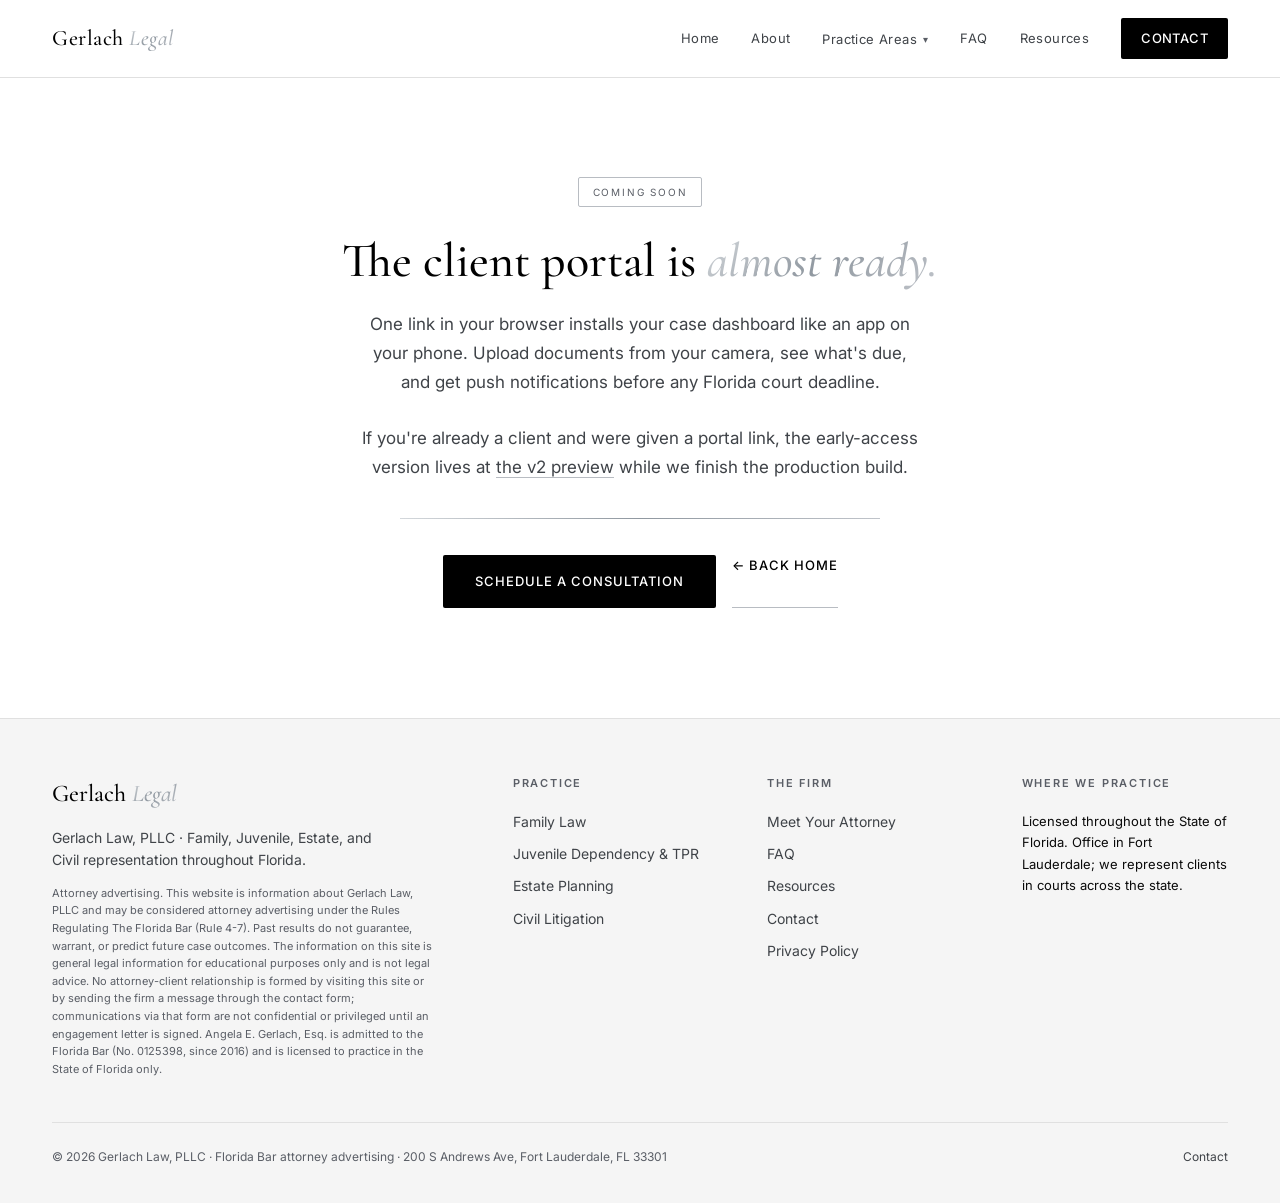
<file: portal/index.html>
<!DOCTYPE html>
<html lang="en">
<head>
<meta charset="UTF-8">
<meta name="viewport" content="width=device-width, initial-scale=1.0">
<link rel="icon" href="/favicon.svg" type="image/svg+xml">
<title>Client Portal — Coming Soon | Gerlach Legal</title>
<meta name="description" content="The Gerlach Legal client portal — installs to your phone like an app, tracks every Florida deadline, and accepts uploads from your camera. Launching summer 2026.">
<link rel="canonical" href="https://gerlachlegal.com/portal/">
<meta name="robots" content="noindex, follow">

<link rel="preconnect" href="https://fonts.googleapis.com">
<link rel="preconnect" href="https://fonts.gstatic.com" crossorigin>
<link href="https://fonts.googleapis.com/css2?family=Cormorant+Garamond:ital,wght@0,300;0,400;0,500;0,600;0,700;1,400;1,500&family=Inter:wght@300;400;500;600;700&family=Playfair+Display:ital,wght@0,400;0,500;0,600;0,700;1,400;1,500&display=swap" rel="stylesheet">
<link rel="stylesheet" href="../assets/css/main.css">

<!-- JSON-LD: Organization (LegalService) firm-wide -->
<script type="application/ld+json">
{"@context":"https://schema.org","@type":["LegalService","LocalBusiness"],"@id":"https://gerlachlegal.com/#business","name":"Gerlach Legal","legalName":"Gerlach Law, PLLC","url":"https://gerlachlegal.com/","telephone":"+1-954-233-0755","email":"assistant@gerlachlegal.com","address":{"@type":"PostalAddress","streetAddress":"200 S Andrews Ave, Suite 100","addressLocality":"Fort Lauderdale","addressRegion":"FL","postalCode":"33301","addressCountry":"US"},"areaServed":[{"@type":"AdministrativeArea","name":"Florida"}]}
</script>
<script type="application/ld+json">
{"@context":"https://schema.org","@type":"BreadcrumbList","itemListElement":[{"@type":"ListItem","position":1,"name":"Home","item":"https://gerlachlegal.com/"},{"@type":"ListItem","position":2,"name":"Client Portal","item":"https://gerlachlegal.com/portal/"}]}
</script>
</head>
<body class="no-banner">

<a href="#main" class="skip-link">Skip to main content</a>

<nav class="site-nav" aria-label="Primary">
  <div class="nav-inner">
    <a href="../" class="nav-brand">Gerlach <em>Legal</em></a>
    <button class="nav-toggle" aria-controls="primary-menu" aria-expanded="false" aria-label="Open menu">
      <span></span><span></span><span></span>
    </button>
    <div class="nav-links" id="primary-menu">
      <a href="../">Home</a>
      <a href="../about/">About</a>
      <div class="has-dropdown">
        <a href="../practice/" class="dropdown-trigger" aria-haspopup="true" aria-expanded="false">Practice Areas <span class="caret" aria-hidden="true">&#9662;</span></a>
        <div class="dropdown" role="menu" aria-label="Practice Areas">
          <a role="menuitem" href="../practice/family-law/">Family Law</a>
          <a role="menuitem" href="../practice/juvenile-dependency/">Juvenile Dependency</a>
          <a role="menuitem" href="../practice/estate-planning/">Estate Planning</a>
          <a role="menuitem" href="../practice/civil-litigation/">Civil Litigation</a>
        </div>
      </div>
      <a href="../faq/">FAQ</a>
      <a href="../resources/">Resources</a>
      <a href="../contact/" class="nav-cta">Contact</a>
    </div>
  </div>
</nav>

<main id="main">

<section class="coming-soon">
  <div class="wrap">
    <span class="badge">Coming soon</span>
    <h1>The client portal is <em>almost ready.</em></h1>
    <p>One link in your browser installs your case dashboard like an app on your phone. Upload documents from your camera, see what's due, and get push notifications before any Florida court deadline.</p>
    <p style="margin-top: 14px;">If you're already a client and were given a portal link, the early-access version lives at <a href="https://diazconsultingfirm.github.io/dcf-demos/gerlach-portal-v2.html" style="border-bottom: 1px solid var(--gold);">the v2 preview</a> while we finish the production build.</p>
    <hr class="rule-silver" style="max-width: 480px; margin: 36px auto;">
    <div style="display: inline-flex; gap: 16px; flex-wrap: wrap; justify-content: center;">
      <a href="../contact/" class="btn-primary">Schedule a consultation</a>
      <a href="../" class="btn-text">← Back home</a>
    </div>
  </div>
</section>

</main>

<footer>
  <div class="wrap">
    <div class="foot-grid">
      <div>
        <div class="foot-brand">Gerlach <em>Legal</em></div>
        <div class="foot-brand-tag">Gerlach Law, PLLC · Family, Juvenile, Estate, and Civil representation throughout Florida.</div>
        <!-- FL Bar Rule 4-7.13 advertising compliance disclaimer - applied 2026-04-27 -->
        <div class="foot-legal">Attorney advertising. This website is information about Gerlach Law, PLLC and may be considered attorney advertising under the Rules Regulating The Florida Bar (Rule 4-7). Past results do not guarantee, warrant, or predict future case outcomes. The information on this site is general legal information for educational purposes only and is not legal advice. No attorney-client relationship is formed by visiting this site or by sending the firm a message through the contact form; communications via that form are not confidential or privileged until an engagement letter is signed. Angela E. Gerlach, Esq. is admitted to the Florida Bar (No. 0125398, since 2016) and is licensed to practice in the State of Florida only.</div>
      </div>
      <div><h5>Practice</h5><ul>
        <li><a href="../practice/family-law/">Family Law</a></li>
        <li><a href="../practice/juvenile-dependency/">Juvenile Dependency &amp; TPR</a></li>
        <li><a href="../practice/estate-planning/">Estate Planning</a></li>
        <li><a href="../practice/civil-litigation/">Civil Litigation</a></li>
      </ul></div>
      <div><h5>The Firm</h5><ul>
        <li><a href="../about/">Meet Your Attorney</a></li>
        <li><a href="../faq/">FAQ</a></li>
        <li><a href="../resources/">Resources</a></li>
        <li><a href="../contact/">Contact</a></li>
        <li><a href="../privacy/">Privacy Policy</a></li>
      </ul></div>
      <div><h5>Where we practice</h5>
        <p style="font-size:13px;line-height:1.65;color:var(--muted);margin:0;">Licensed throughout the State of Florida. Office in Fort Lauderdale; we represent clients in courts across the state.</p></div>
    </div>
    <div class="foot-bottom">
      <div>© 2026 Gerlach Law, PLLC · Florida Bar attorney advertising · 200 S Andrews Ave, Fort Lauderdale, FL 33301</div>
      <div><a href="../contact/">Contact</a></div>
    </div>
  </div>
</footer>

<script src="../assets/js/nav.js" defer></script>
<script src="/analytics.js" defer></script>
</body>
</html>
</file>
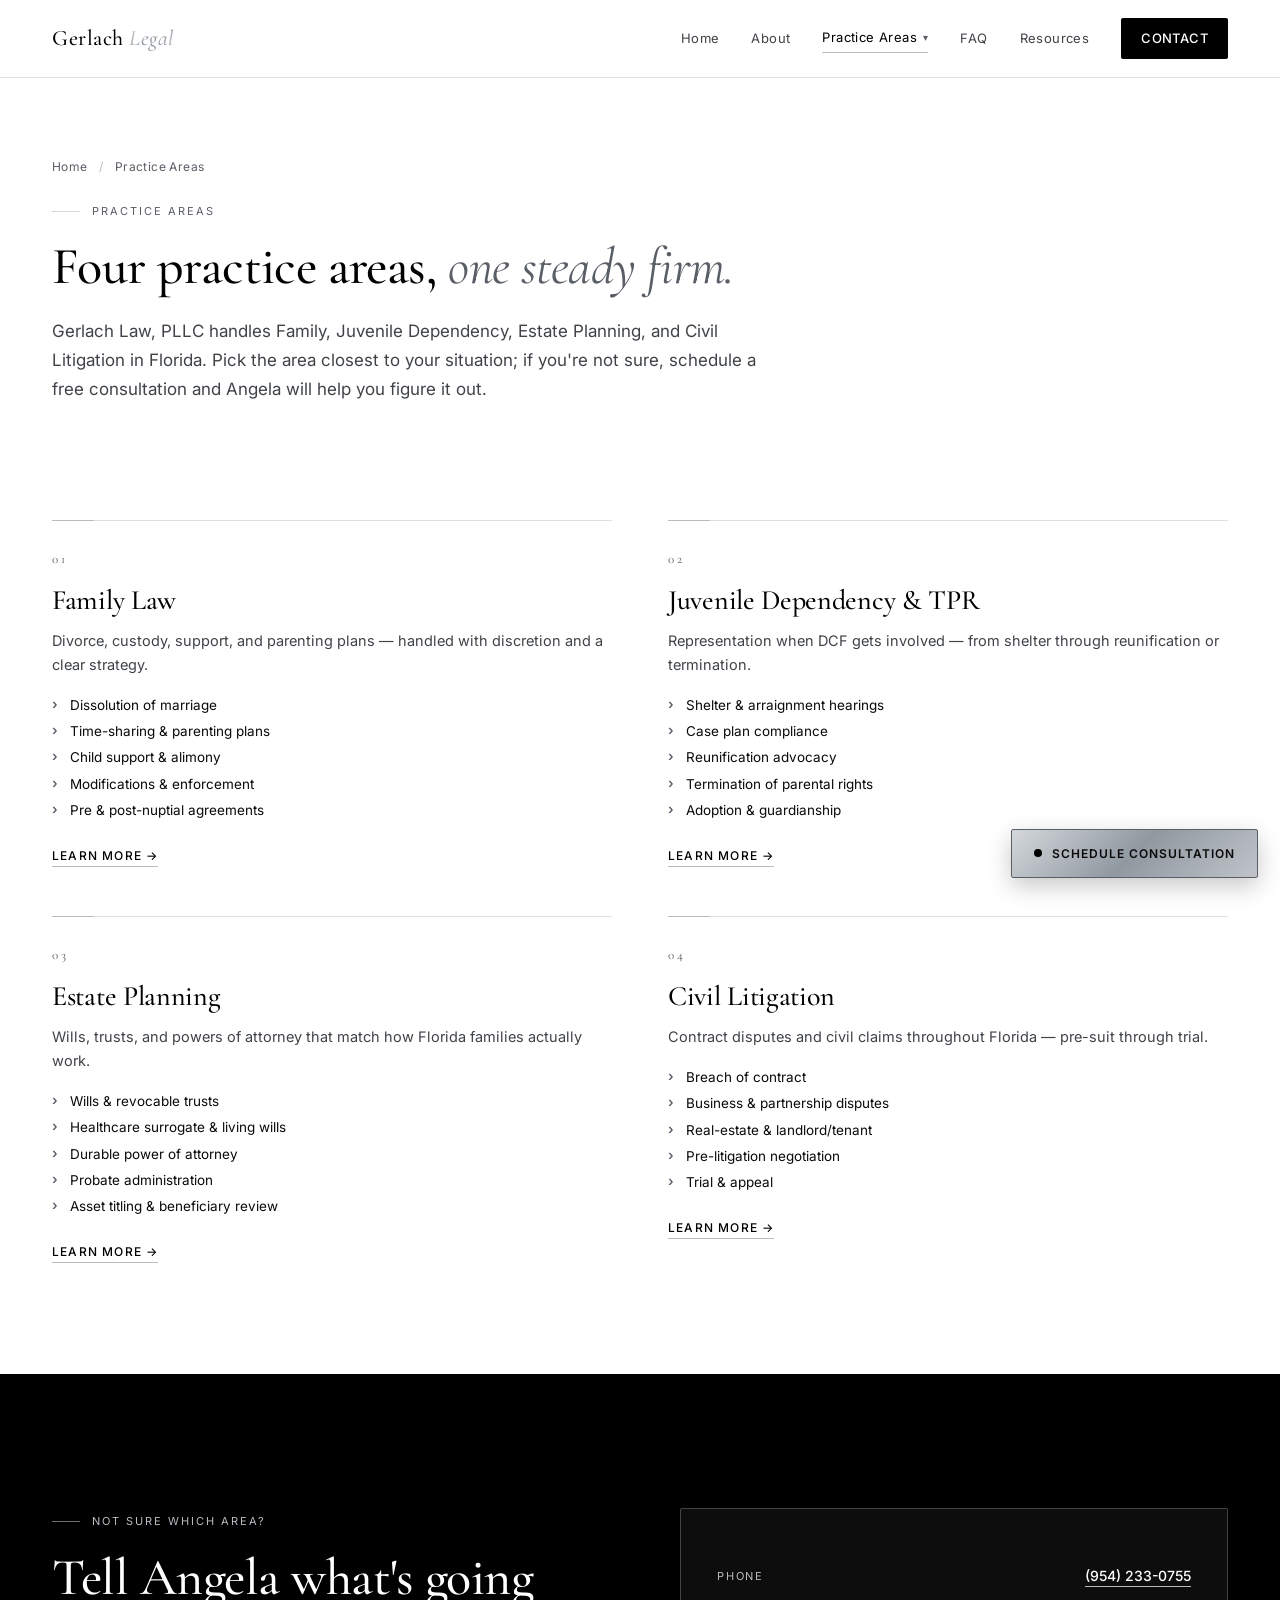
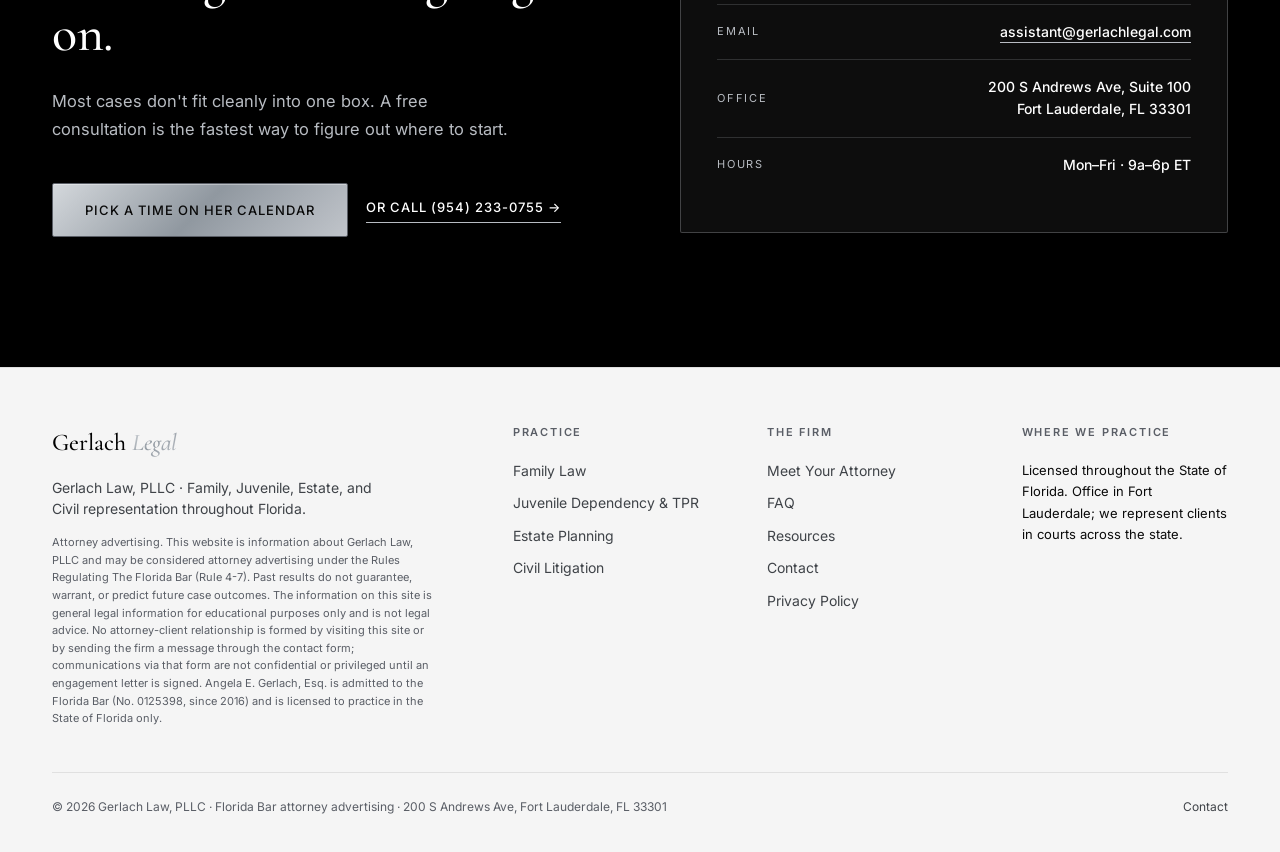
<file: practice/index.html>
<!DOCTYPE html>
<html lang="en">
<head>
<meta charset="UTF-8">
<meta name="viewport" content="width=device-width, initial-scale=1.0">
<link rel="icon" href="/favicon.svg" type="image/svg+xml">
<title>Practice Areas | Gerlach Legal — Fort Lauderdale</title>
<meta name="description" content="Four practice areas at Gerlach Law, PLLC: Family Law, Juvenile Dependency, Estate Planning, and Civil Litigation throughout Florida.">
<link rel="canonical" href="https://gerlachlegal.com/practice/">

<meta property="og:type" content="website">
<meta property="og:title" content="Practice Areas | Gerlach Legal">
<meta property="og:description" content="Family Law, Juvenile Dependency, Estate Planning, and Civil Litigation throughout Florida.">
<meta property="og:url" content="https://gerlachlegal.com/practice/">
<meta property="og:image" content="https://gerlachlegal.com/assets/img/social-card.png">
<meta name="twitter:card" content="summary_large_image">
<meta name="twitter:title" content="Practice Areas | Gerlach Legal">
<meta name="twitter:description" content="Family Law, Juvenile Dependency, Estate Planning, and Civil Litigation throughout Florida.">
<meta name="twitter:image" content="https://gerlachlegal.com/assets/img/social-card.png">

<link rel="preconnect" href="https://fonts.googleapis.com">
<link rel="preconnect" href="https://fonts.gstatic.com" crossorigin>
<link href="https://fonts.googleapis.com/css2?family=Cormorant+Garamond:ital,wght@0,300;0,400;0,500;0,600;0,700;1,400;1,500&family=Inter:wght@300;400;500;600;700&family=Playfair+Display:ital,wght@0,400;0,500;0,600;0,700;1,400;1,500&display=swap" rel="stylesheet">
<link rel="stylesheet" href="../assets/css/main.css">

<!-- JSON-LD: Organization (LegalService) firm-wide -->
<script type="application/ld+json">
{"@context":"https://schema.org","@type":["LegalService","LocalBusiness"],"@id":"https://gerlachlegal.com/#business","name":"Gerlach Legal","legalName":"Gerlach Law, PLLC","url":"https://gerlachlegal.com/","telephone":"+1-954-233-0755","email":"assistant@gerlachlegal.com","address":{"@type":"PostalAddress","streetAddress":"200 S Andrews Ave, Suite 100","addressLocality":"Fort Lauderdale","addressRegion":"FL","postalCode":"33301","addressCountry":"US"},"areaServed":[{"@type":"AdministrativeArea","name":"Florida"}]}
</script>
<script type="application/ld+json">
{"@context":"https://schema.org","@type":"BreadcrumbList","itemListElement":[{"@type":"ListItem","position":1,"name":"Home","item":"https://gerlachlegal.com/"},{"@type":"ListItem","position":2,"name":"Practice Areas","item":"https://gerlachlegal.com/practice/"}]}
</script>
</head>
<body class="no-banner">

<a href="#main" class="skip-link">Skip to main content</a>

<nav class="site-nav" aria-label="Primary">
  <div class="nav-inner">
    <a href="../" class="nav-brand">Gerlach <em>Legal</em></a>
    <button class="nav-toggle" aria-controls="primary-menu" aria-expanded="false" aria-label="Open menu">
      <span></span><span></span><span></span>
    </button>
    <div class="nav-links" id="primary-menu">
      <a href="../">Home</a>
      <a href="../about/">About</a>
      <div class="has-dropdown is-active">
        <a href="../practice/" class="dropdown-trigger is-active" aria-haspopup="true" aria-expanded="false">Practice Areas <span class="caret" aria-hidden="true">&#9662;</span></a>
        <div class="dropdown" role="menu" aria-label="Practice Areas">
          <a role="menuitem" href="../practice/family-law/">Family Law</a>
          <a role="menuitem" href="../practice/juvenile-dependency/">Juvenile Dependency</a>
          <a role="menuitem" href="../practice/estate-planning/">Estate Planning</a>
          <a role="menuitem" href="../practice/civil-litigation/">Civil Litigation</a>
        </div>
      </div>
      <a href="../faq/">FAQ</a>
      <a href="../resources/">Resources</a>
      <a href="../contact/" class="nav-cta">Contact</a>
    </div>
  </div>
</nav>

<main id="main">

<section class="page-hero">
  <div class="wrap">
    <div class="breadcrumbs"><a href="../">Home</a> <span class="sep">/</span> Practice Areas</div>
    <div class="section-eyebrow">Practice areas</div>
    <h1>Four practice areas, <em>one steady firm.</em></h1>
    <p class="lede">Gerlach Law, PLLC handles Family, Juvenile Dependency, Estate Planning, and Civil Litigation in Florida. Pick the area closest to your situation; if you're not sure, schedule a free consultation and Angela will help you figure it out.</p>
  </div>
</section>

<section class="practice" style="padding-top: 56px;">
  <div class="wrap">
    <div class="practice-grid">

      <article class="practice-card">
        <div class="practice-num">01</div>
        <h3>Family Law</h3>
        <p class="tagline">Divorce, custody, support, and parenting plans &mdash; handled with discretion and a clear strategy.</p>
        <ul class="subs">
          <li>Dissolution of marriage</li>
          <li>Time-sharing &amp; parenting plans</li>
          <li>Child support &amp; alimony</li>
          <li>Modifications &amp; enforcement</li>
          <li>Pre &amp; post-nuptial agreements</li>
        </ul>
        <a class="learn" href="family-law/">Learn more &rarr;</a>
      </article>

      <article class="practice-card">
        <div class="practice-num">02</div>
        <h3>Juvenile Dependency &amp; TPR</h3>
        <p class="tagline">Representation when DCF gets involved &mdash; from shelter through reunification or termination.</p>
        <ul class="subs">
          <li>Shelter &amp; arraignment hearings</li>
          <li>Case plan compliance</li>
          <li>Reunification advocacy</li>
          <li>Termination of parental rights</li>
          <li>Adoption &amp; guardianship</li>
        </ul>
        <a class="learn" href="juvenile-dependency/">Learn more &rarr;</a>
      </article>

      <article class="practice-card">
        <div class="practice-num">03</div>
        <h3>Estate Planning</h3>
        <p class="tagline">Wills, trusts, and powers of attorney that match how Florida families actually work.</p>
        <ul class="subs">
          <li>Wills &amp; revocable trusts</li>
          <li>Healthcare surrogate &amp; living wills</li>
          <li>Durable power of attorney</li>
          <li>Probate administration</li>
          <li>Asset titling &amp; beneficiary review</li>
        </ul>
        <a class="learn" href="estate-planning/">Learn more &rarr;</a>
      </article>

      <article class="practice-card">
        <div class="practice-num">04</div>
        <h3>Civil Litigation</h3>
        <p class="tagline">Contract disputes and civil claims throughout Florida &mdash; pre-suit through trial.</p>
        <ul class="subs">
          <li>Breach of contract</li>
          <li>Business &amp; partnership disputes</li>
          <li>Real-estate &amp; landlord/tenant</li>
          <li>Pre-litigation negotiation</li>
          <li>Trial &amp; appeal</li>
        </ul>
        <a class="learn" href="civil-litigation/">Learn more &rarr;</a>
      </article>

    </div>
  </div>
</section>

<section class="contact">
  <div class="wrap">
    <div class="contact-inner">
      <div>
        <div class="section-eyebrow" style="color: var(--gold);">Not sure which area?</div>
        <h2>Tell Angela what's going on.</h2>
        <p class="lede">Most cases don't fit cleanly into one box. A free consultation is the fastest way to figure out where to start.</p>
        <div class="contact-cta-row">
          <a href="../contact/" class="btn-primary">Pick a time on her calendar</a>
          <a href="tel:+19542330755" class="btn-text">Or call (954) 233-0755 &rarr;</a>
        </div>
      </div>
      <address class="contact-card" style="font-style: normal;">
        <div class="row"><span class="lbl">Phone</span><span class="val"><a href="tel:+19542330755">(954) 233-0755</a></span></div>
        <div class="row"><span class="lbl">Email</span><span class="val"><a href="mailto:assistant@gerlachlegal.com">assistant@gerlachlegal.com</a></span></div>
        <div class="row"><span class="lbl">Office</span><span class="val">200 S Andrews Ave, Suite 100<br>Fort Lauderdale, FL 33301</span></div>
        <div class="row"><span class="lbl">Hours</span><span class="val">Mon&ndash;Fri &middot; 9a&ndash;6p ET</span></div>
      </address>
    </div>
  </div>
</section>

</main>

<footer>
  <div class="wrap">
    <div class="foot-grid">
      <div>
        <div class="foot-brand">Gerlach <em>Legal</em></div>
        <div class="foot-brand-tag">Gerlach Law, PLLC &middot; Family, Juvenile, Estate, and Civil representation throughout Florida.</div>
        <!-- FL Bar Rule 4-7.13 advertising compliance disclaimer - applied 2026-04-27 -->
        <div class="foot-legal">Attorney advertising. This website is information about Gerlach Law, PLLC and may be considered attorney advertising under the Rules Regulating The Florida Bar (Rule 4-7). Past results do not guarantee, warrant, or predict future case outcomes. The information on this site is general legal information for educational purposes only and is not legal advice. No attorney-client relationship is formed by visiting this site or by sending the firm a message through the contact form; communications via that form are not confidential or privileged until an engagement letter is signed. Angela E. Gerlach, Esq. is admitted to the Florida Bar (No. 0125398, since 2016) and is licensed to practice in the State of Florida only.</div>
      </div>
      <div><h5>Practice</h5><ul>
        <li><a href="family-law/">Family Law</a></li>
        <li><a href="juvenile-dependency/">Juvenile Dependency &amp; TPR</a></li>
        <li><a href="estate-planning/">Estate Planning</a></li>
        <li><a href="civil-litigation/">Civil Litigation</a></li>
      </ul></div>
      <div><h5>The Firm</h5><ul>
        <li><a href="../about/">Meet Your Attorney</a></li>
        <li><a href="../faq/">FAQ</a></li>
        <li><a href="../resources/">Resources</a></li>
        <li><a href="../contact/">Contact</a></li>
        <li><a href="../privacy/">Privacy Policy</a></li>
      </ul></div>
      <div><h5>Where we practice</h5>
        <p style="font-size:13px;line-height:1.65;color:var(--muted);margin:0;">Licensed throughout the State of Florida. Office in Fort Lauderdale; we represent clients in courts across the state.</p></div>
    </div>
    <div class="foot-bottom">
      <div>&copy; 2026 Gerlach Law, PLLC &middot; Florida Bar attorney advertising &middot; 200 S Andrews Ave, Fort Lauderdale, FL 33301</div>
      <div><a href="../contact/">Contact</a></div>
    </div>
  </div>
</footer>

<a href="../contact/" class="float-cta" aria-label="Schedule a free consultation">
  <span class="dot" aria-hidden="true"></span>
  Schedule Consultation
</a>

<script src="../assets/js/nav.js" defer></script>
<script src="/analytics.js" defer></script>
</body>
</html>
</file>
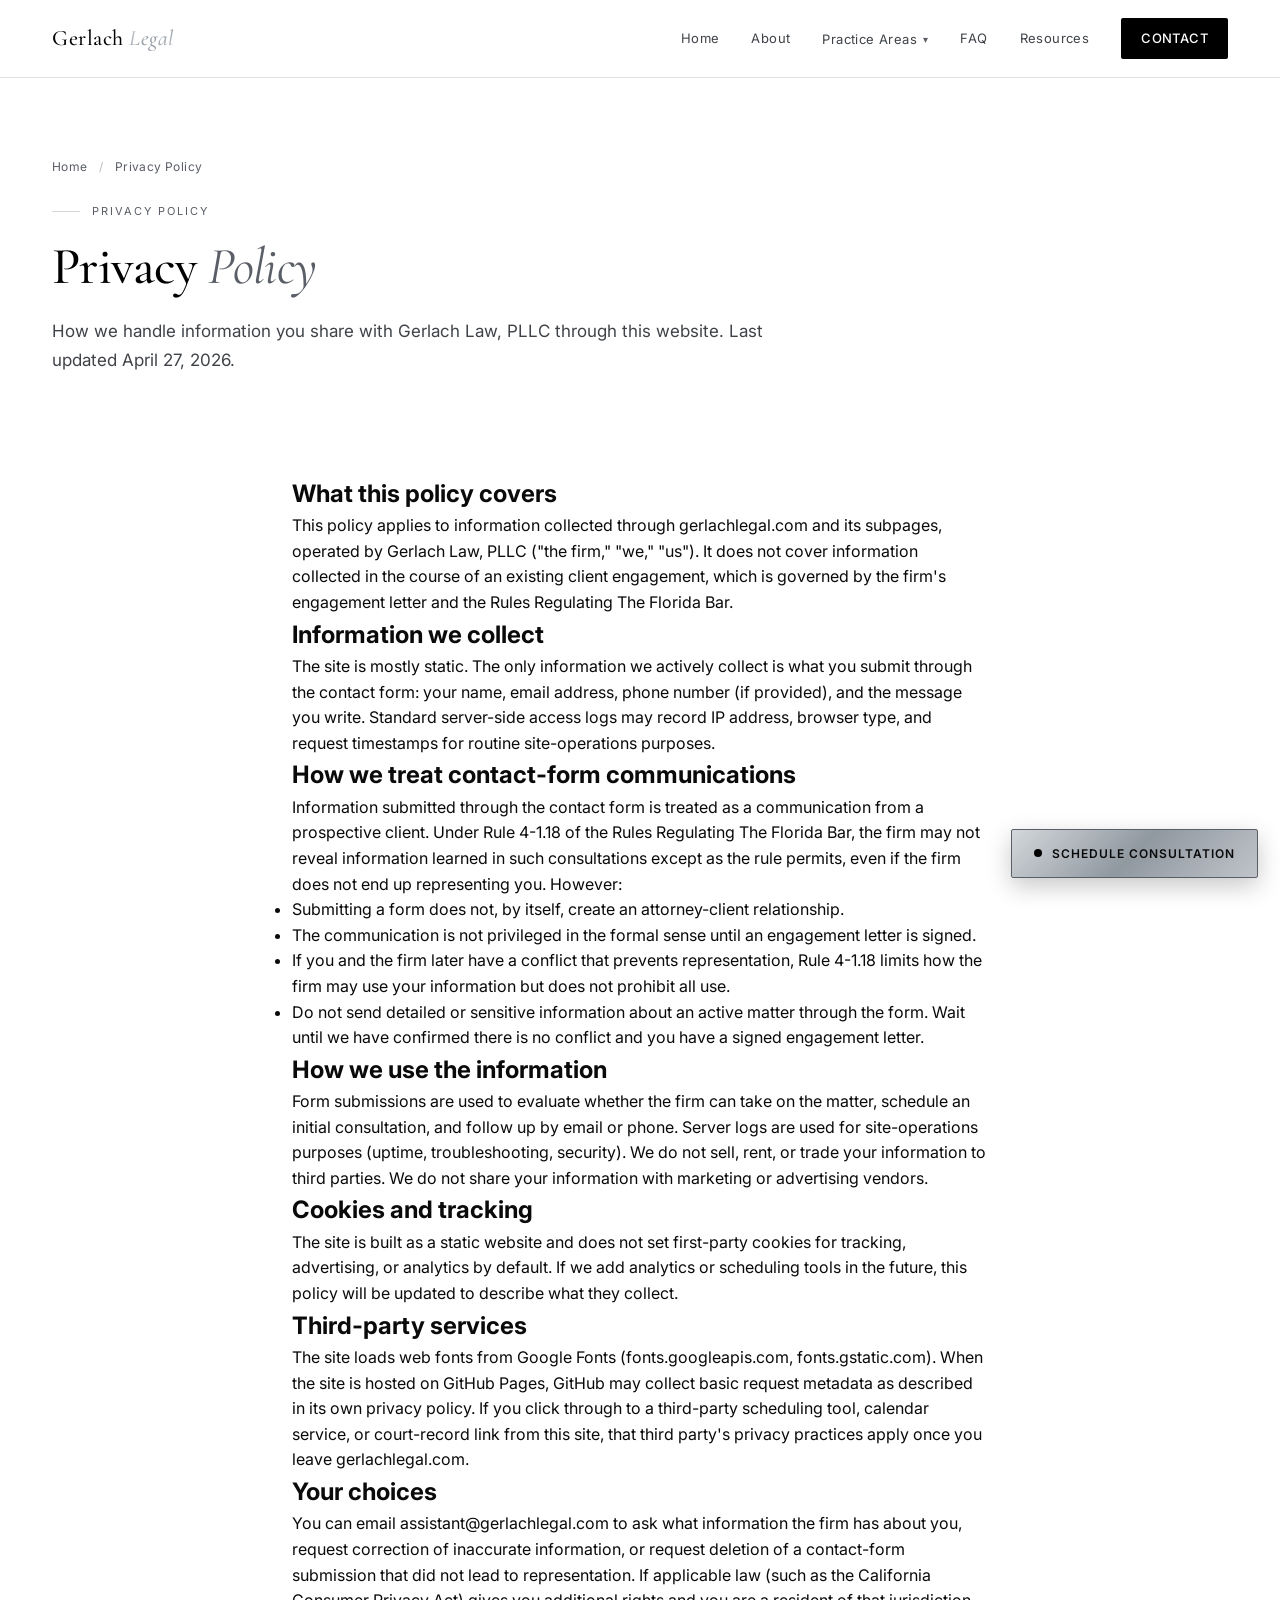
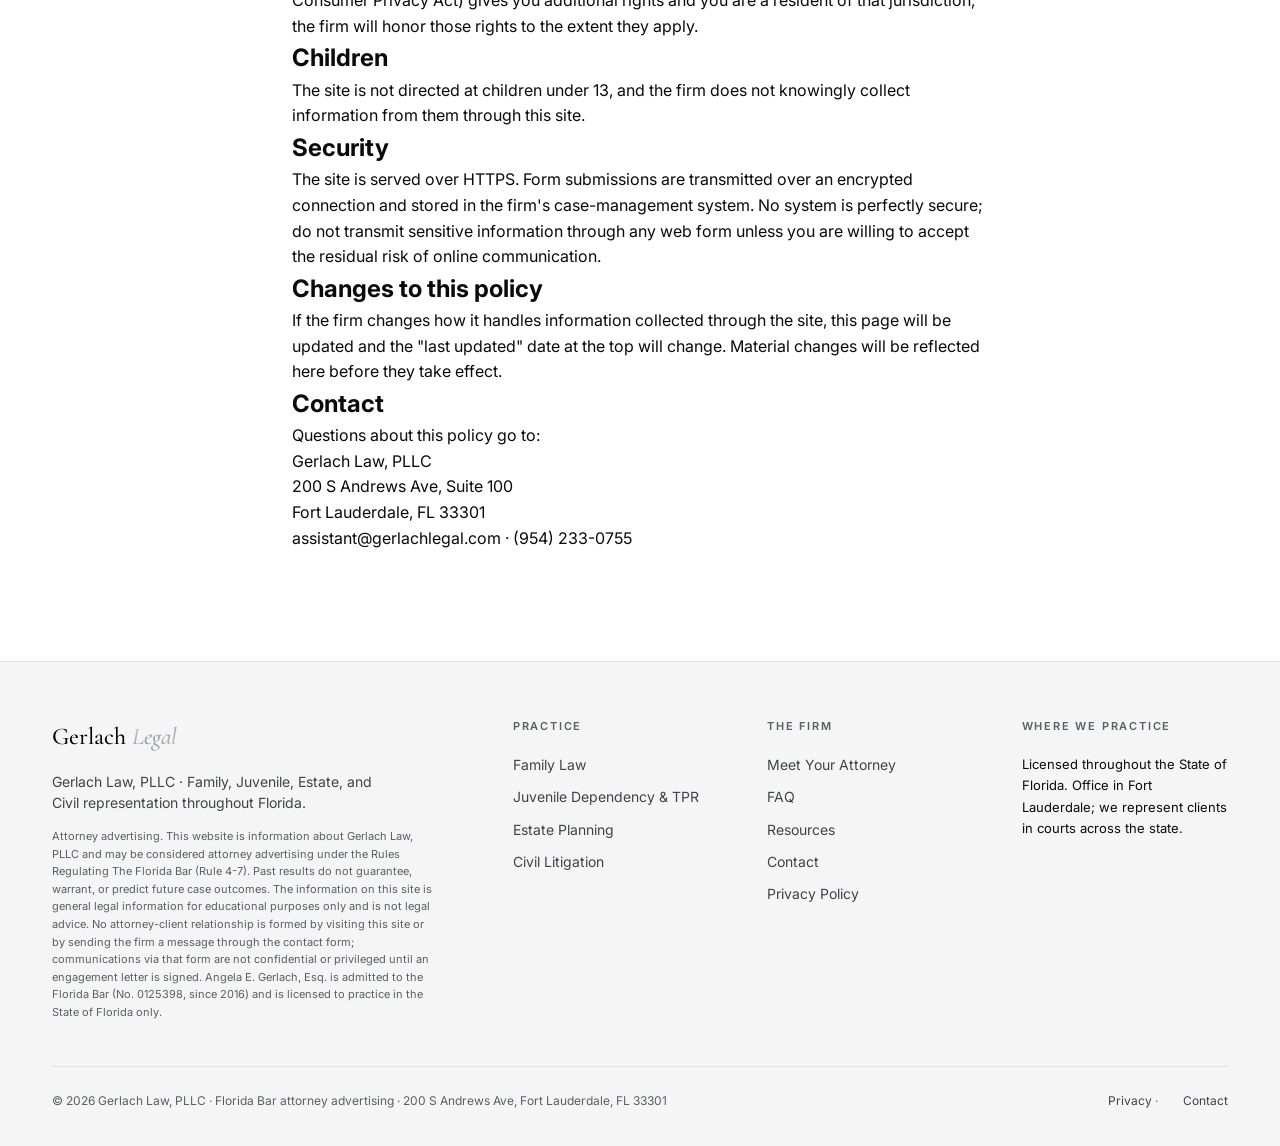
<file: privacy/index.html>
<!DOCTYPE html>
<html lang="en">
<head>
<meta charset="UTF-8">
<meta name="viewport" content="width=device-width, initial-scale=1.0">
<link rel="icon" href="/favicon.svg" type="image/svg+xml">
<title>Privacy Policy | Gerlach Legal — Fort Lauderdale</title>
<meta name="description" content="How Gerlach Law, PLLC collects and uses information from visitors and prospective clients. Treatment of contact-form communications under FL Bar Rule 4-1.18.">
<link rel="canonical" href="https://gerlachlegal.com/privacy/">
<meta name="robots" content="index,follow">

<meta property="og:type" content="article">
<meta property="og:title" content="Privacy Policy — Gerlach Legal">
<meta property="og:description" content="Privacy practices for the Gerlach Law, PLLC website.">
<meta property="og:url" content="https://gerlachlegal.com/privacy/">
<meta property="og:image" content="https://gerlachlegal.com/assets/img/social-card.png">
<meta name="twitter:card" content="summary_large_image">
<meta name="twitter:title" content="Privacy Policy — Gerlach Legal">
<meta name="twitter:description" content="Privacy practices for the Gerlach Law, PLLC website.">
<meta name="twitter:image" content="https://gerlachlegal.com/assets/img/social-card.png">

<link rel="preconnect" href="https://fonts.googleapis.com">
<link rel="preconnect" href="https://fonts.gstatic.com" crossorigin>
<link href="https://fonts.googleapis.com/css2?family=Cormorant+Garamond:ital,wght@0,300;0,400;0,500;0,600;0,700;1,400;1,500&family=Inter:wght@300;400;500;600;700&family=Playfair+Display:ital,wght@0,400;0,500;0,600;0,700;1,400;1,500&display=swap" rel="stylesheet">
<link rel="stylesheet" href="../assets/css/main.css">

<!-- JSON-LD: Organization -->
<script type="application/ld+json">
{"@context":"https://schema.org","@type":["LegalService","LocalBusiness"],"@id":"https://gerlachlegal.com/#business","name":"Gerlach Legal","legalName":"Gerlach Law, PLLC","url":"https://gerlachlegal.com/","telephone":"+1-954-233-0755","email":"assistant@gerlachlegal.com","address":{"@type":"PostalAddress","streetAddress":"200 S Andrews Ave, Suite 100","addressLocality":"Fort Lauderdale","addressRegion":"FL","postalCode":"33301","addressCountry":"US"},"areaServed":[{"@type":"AdministrativeArea","name":"Florida"}]}
</script>

<!-- JSON-LD: BreadcrumbList -->
<script type="application/ld+json">
{"@context":"https://schema.org","@type":"BreadcrumbList","itemListElement":[{"@type":"ListItem","position":1,"name":"Home","item":"https://gerlachlegal.com/"},{"@type":"ListItem","position":2,"name":"Privacy Policy","item":"https://gerlachlegal.com/privacy/"}]}
</script>
</head>
<body class="no-banner">

<a href="#main" class="skip-link">Skip to main content</a>

<nav class="site-nav" aria-label="Primary">
  <div class="nav-inner">
    <a href="../" class="nav-brand">Gerlach <em>Legal</em></a>
    <button class="nav-toggle" aria-controls="primary-menu" aria-expanded="false" aria-label="Open menu">
      <span></span><span></span><span></span>
    </button>
    <div class="nav-links" id="primary-menu">
      <a href="../">Home</a>
      <a href="../about/">About</a>
      <div class="has-dropdown">
        <a href="../practice/" class="dropdown-trigger" aria-haspopup="true" aria-expanded="false">Practice Areas <span class="caret" aria-hidden="true">&#9662;</span></a>
        <div class="dropdown" role="menu" aria-label="Practice Areas">
          <a role="menuitem" href="../practice/family-law/">Family Law</a>
          <a role="menuitem" href="../practice/juvenile-dependency/">Juvenile Dependency</a>
          <a role="menuitem" href="../practice/estate-planning/">Estate Planning</a>
          <a role="menuitem" href="../practice/civil-litigation/">Civil Litigation</a>
        </div>
      </div>
      <a href="../faq/">FAQ</a>
      <a href="../resources/">Resources</a>
      <a href="../contact/" class="nav-cta">Contact</a>
    </div>
  </div>
</nav>

<main id="main">

<section class="page-hero">
  <div class="wrap">
    <div class="breadcrumbs"><a href="../">Home</a> <span class="sep">/</span> Privacy Policy</div>
    <div class="section-eyebrow">Privacy Policy</div>
    <h1>Privacy <em>Policy</em></h1>
    <p class="lede">How we handle information you share with Gerlach Law, PLLC through this website. Last updated April 27, 2026.</p>
  </div>
</section>

<section class="content" style="padding-top: 40px;">
  <div class="wrap" style="max-width: 760px;">

    <h2>What this policy covers</h2>
    <p>This policy applies to information collected through gerlachlegal.com and its subpages, operated by Gerlach Law, PLLC ("the firm," "we," "us"). It does not cover information collected in the course of an existing client engagement, which is governed by the firm's engagement letter and the Rules Regulating The Florida Bar.</p>

    <h2>Information we collect</h2>
    <p>The site is mostly static. The only information we actively collect is what you submit through the contact form: your name, email address, phone number (if provided), and the message you write. Standard server-side access logs may record IP address, browser type, and request timestamps for routine site-operations purposes.</p>

    <h2>How we treat contact-form communications</h2>
    <!-- FL Bar Rule 4-1.18 governs duties to prospective clients. Communications received from a person consulting the firm about a possible engagement create limited confidentiality obligations even if no engagement results. -->
    <p>Information submitted through the contact form is treated as a communication from a prospective client. Under Rule 4-1.18 of the Rules Regulating The Florida Bar, the firm may not reveal information learned in such consultations except as the rule permits, even if the firm does not end up representing you. However:</p>
    <ul>
      <li>Submitting a form does not, by itself, create an attorney-client relationship.</li>
      <li>The communication is not privileged in the formal sense until an engagement letter is signed.</li>
      <li>If you and the firm later have a conflict that prevents representation, Rule 4-1.18 limits how the firm may use your information but does not prohibit all use.</li>
      <li>Do not send detailed or sensitive information about an active matter through the form. Wait until we have confirmed there is no conflict and you have a signed engagement letter.</li>
    </ul>

    <h2>How we use the information</h2>
    <p>Form submissions are used to evaluate whether the firm can take on the matter, schedule an initial consultation, and follow up by email or phone. Server logs are used for site-operations purposes (uptime, troubleshooting, security). We do not sell, rent, or trade your information to third parties. We do not share your information with marketing or advertising vendors.</p>

    <h2>Cookies and tracking</h2>
    <p>The site is built as a static website and does not set first-party cookies for tracking, advertising, or analytics by default. If we add analytics or scheduling tools in the future, this policy will be updated to describe what they collect.</p>

    <h2>Third-party services</h2>
    <p>The site loads web fonts from Google Fonts (fonts.googleapis.com, fonts.gstatic.com). When the site is hosted on GitHub Pages, GitHub may collect basic request metadata as described in its own privacy policy. If you click through to a third-party scheduling tool, calendar service, or court-record link from this site, that third party's privacy practices apply once you leave gerlachlegal.com.</p>

    <h2>Your choices</h2>
    <p>You can email <a href="mailto:assistant@gerlachlegal.com">assistant@gerlachlegal.com</a> to ask what information the firm has about you, request correction of inaccurate information, or request deletion of a contact-form submission that did not lead to representation. If applicable law (such as the California Consumer Privacy Act) gives you additional rights and you are a resident of that jurisdiction, the firm will honor those rights to the extent they apply.</p>

    <h2>Children</h2>
    <p>The site is not directed at children under 13, and the firm does not knowingly collect information from them through this site.</p>

    <h2>Security</h2>
    <p>The site is served over HTTPS. Form submissions are transmitted over an encrypted connection and stored in the firm's case-management system. No system is perfectly secure; do not transmit sensitive information through any web form unless you are willing to accept the residual risk of online communication.</p>

    <h2>Changes to this policy</h2>
    <p>If the firm changes how it handles information collected through the site, this page will be updated and the "last updated" date at the top will change. Material changes will be reflected here before they take effect.</p>

    <h2>Contact</h2>
    <p>Questions about this policy go to:</p>
    <p>
      Gerlach Law, PLLC<br>
      200 S Andrews Ave, Suite 100<br>
      Fort Lauderdale, FL 33301<br>
      <a href="mailto:assistant@gerlachlegal.com">assistant@gerlachlegal.com</a> · <a href="tel:+19542330755">(954) 233-0755</a>
    </p>

  </div>
</section>

</main>

<footer>
  <div class="wrap">
    <div class="foot-grid">
      <div>
        <div class="foot-brand">Gerlach <em>Legal</em></div>
        <div class="foot-brand-tag">Gerlach Law, PLLC · Family, Juvenile, Estate, and Civil representation throughout Florida.</div>
        <!-- FL Bar Rule 4-7.13 advertising compliance disclaimer - applied 2026-04-27 -->
        <div class="foot-legal">Attorney advertising. This website is information about Gerlach Law, PLLC and may be considered attorney advertising under the Rules Regulating The Florida Bar (Rule 4-7). Past results do not guarantee, warrant, or predict future case outcomes. The information on this site is general legal information for educational purposes only and is not legal advice. No attorney-client relationship is formed by visiting this site or by sending the firm a message through the contact form; communications via that form are not confidential or privileged until an engagement letter is signed. Angela E. Gerlach, Esq. is admitted to the Florida Bar (No. 0125398, since 2016) and is licensed to practice in the State of Florida only.</div>
      </div>
      <div><h5>Practice</h5><ul>
        <li><a href="../practice/family-law/">Family Law</a></li>
        <li><a href="../practice/juvenile-dependency/">Juvenile Dependency &amp; TPR</a></li>
        <li><a href="../practice/estate-planning/">Estate Planning</a></li>
        <li><a href="../practice/civil-litigation/">Civil Litigation</a></li>
      </ul></div>
      <div><h5>The Firm</h5><ul>
        <li><a href="../about/">Meet Your Attorney</a></li>
        <li><a href="../faq/">FAQ</a></li>
        <li><a href="../resources/">Resources</a></li>
        <li><a href="../contact/">Contact</a></li>
        <li><a href="../privacy/">Privacy Policy</a></li>
      </ul></div>
      <div><h5>Where we practice</h5>
        <p style="font-size:13px;line-height:1.65;color:var(--muted);margin:0;">Licensed throughout the State of Florida. Office in Fort Lauderdale; we represent clients in courts across the state.</p></div>
    </div>
    <div class="foot-bottom">
      <div>© 2026 Gerlach Law, PLLC · Florida Bar attorney advertising · 200 S Andrews Ave, Fort Lauderdale, FL 33301</div>
      <div><a href="../privacy/">Privacy</a> · <a href="../contact/">Contact</a></div>
    </div>
  </div>
</footer>

<a href="../contact/" class="float-cta" aria-label="Schedule a free consultation">
  <span class="dot" aria-hidden="true"></span>
  Schedule Consultation
</a>

<script src="../assets/js/nav.js" defer></script>
<script src="/analytics.js" defer></script>
</body>
</html>
</file>
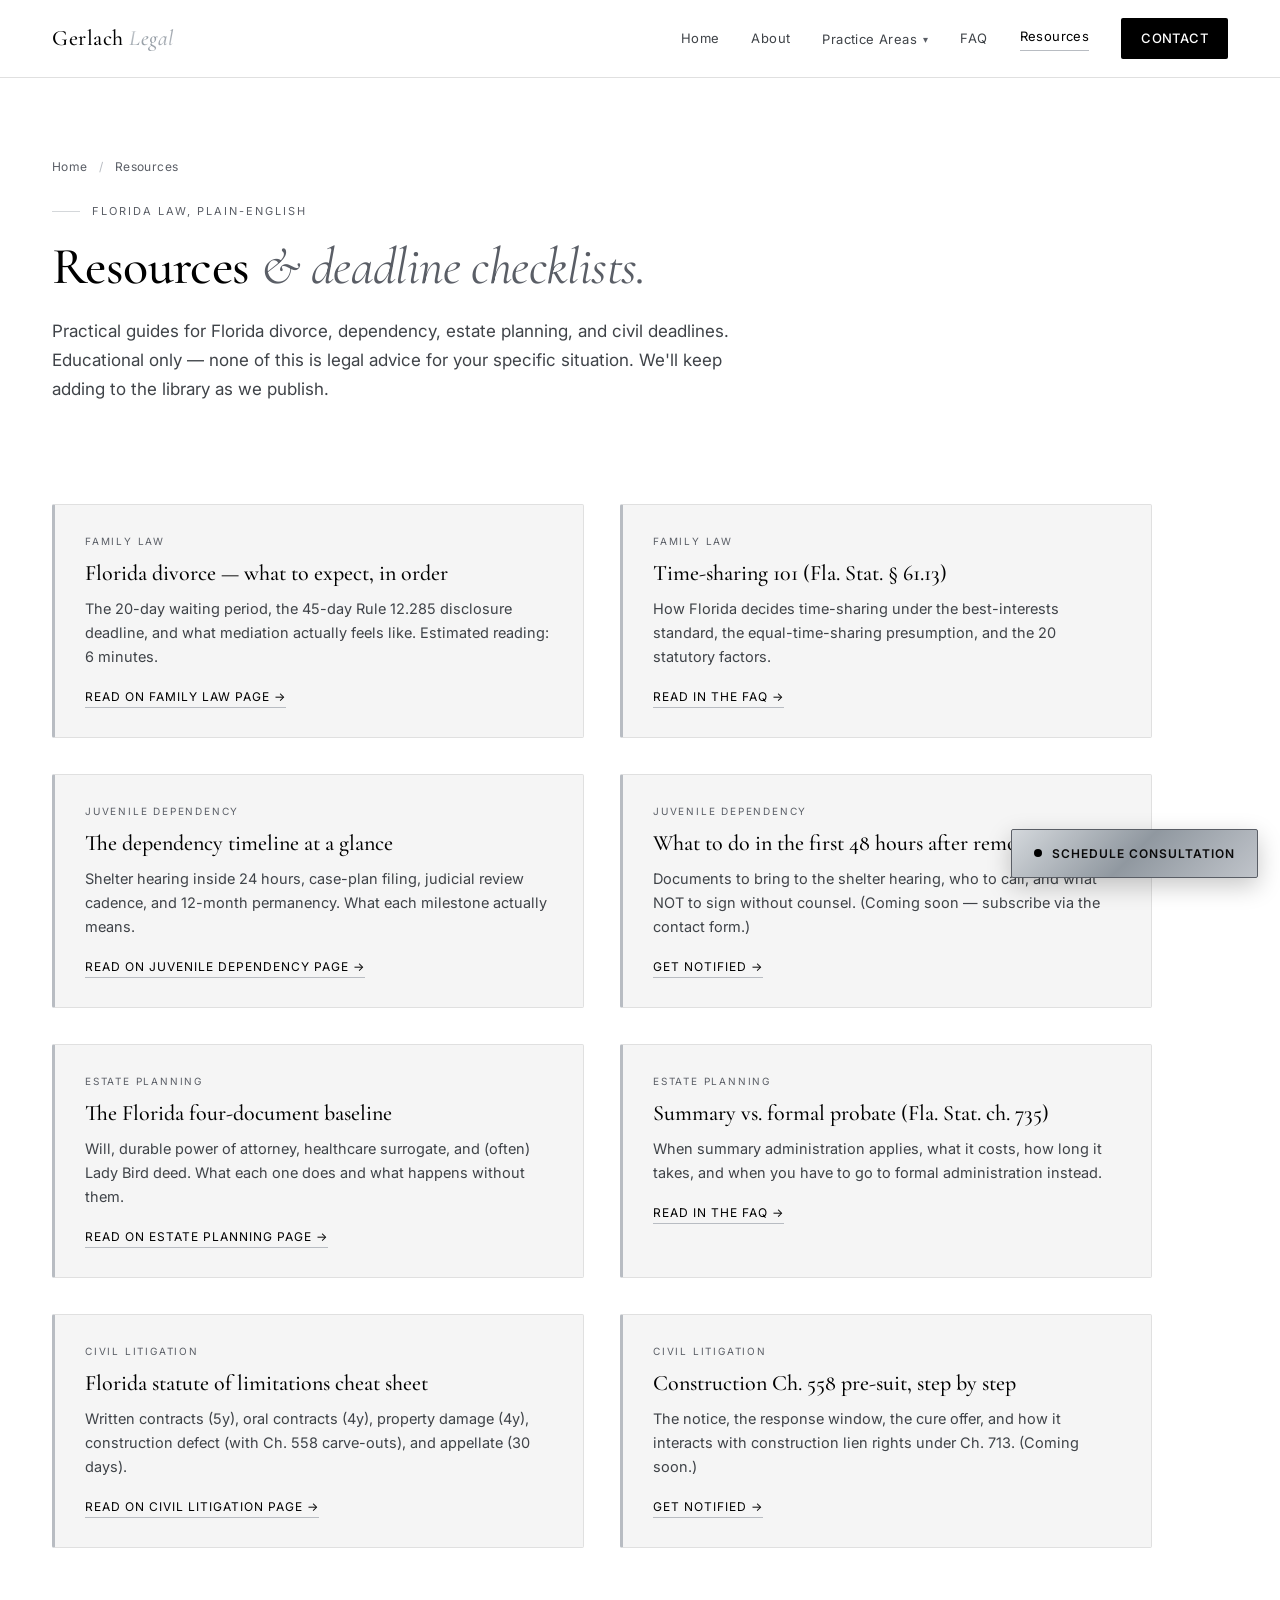
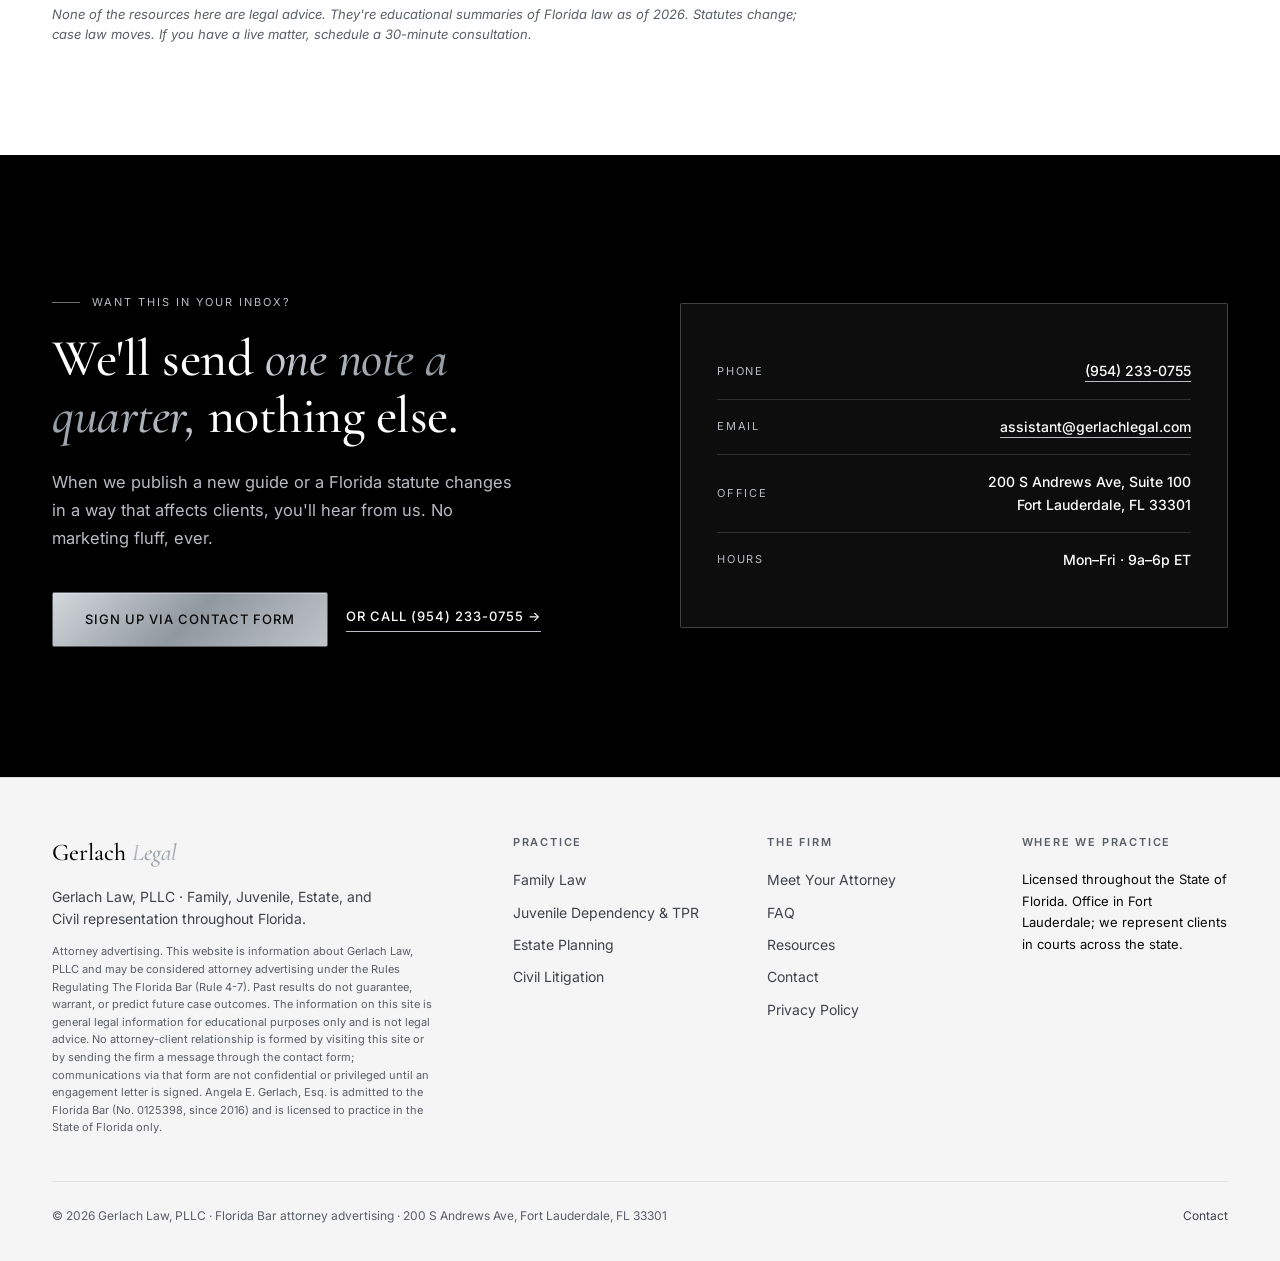
<file: resources/index.html>
<!DOCTYPE html>
<html lang="en">
<head>
<meta charset="UTF-8">
<meta name="viewport" content="width=device-width, initial-scale=1.0">
<link rel="icon" href="/favicon.svg" type="image/svg+xml">
<title>Resources | Gerlach Legal — Florida Law Guides</title>
<meta name="description" content="Plain-English Florida law guides, deadline checklists, and downloadable templates from Gerlach Legal in Fort Lauderdale.">
<link rel="canonical" href="https://gerlachlegal.com/resources/">

<meta property="og:type" content="website">
<meta property="og:title" content="Resources — Gerlach Legal">
<meta property="og:description" content="Florida law guides, deadline checklists, and downloadable templates.">
<meta property="og:url" content="https://gerlachlegal.com/resources/">
<meta property="og:image" content="https://gerlachlegal.com/assets/img/social-card.png">
<meta name="twitter:card" content="summary_large_image">
<meta name="twitter:title" content="Resources — Gerlach Legal">
<meta name="twitter:description" content="Florida law guides, deadline checklists, and downloadable templates.">
<meta name="twitter:image" content="https://gerlachlegal.com/assets/img/social-card.png">

<link rel="preconnect" href="https://fonts.googleapis.com">
<link rel="preconnect" href="https://fonts.gstatic.com" crossorigin>
<link href="https://fonts.googleapis.com/css2?family=Cormorant+Garamond:ital,wght@0,300;0,400;0,500;0,600;0,700;1,400;1,500&family=Inter:wght@300;400;500;600;700&family=Playfair+Display:ital,wght@0,400;0,500;0,600;0,700;1,400;1,500&display=swap" rel="stylesheet">
<link rel="stylesheet" href="../assets/css/main.css">

<!-- JSON-LD: Organization (LegalService) firm-wide -->
<script type="application/ld+json">
{"@context":"https://schema.org","@type":["LegalService","LocalBusiness"],"@id":"https://gerlachlegal.com/#business","name":"Gerlach Legal","legalName":"Gerlach Law, PLLC","url":"https://gerlachlegal.com/","telephone":"+1-954-233-0755","email":"assistant@gerlachlegal.com","address":{"@type":"PostalAddress","streetAddress":"200 S Andrews Ave, Suite 100","addressLocality":"Fort Lauderdale","addressRegion":"FL","postalCode":"33301","addressCountry":"US"},"areaServed":[{"@type":"AdministrativeArea","name":"Florida"}]}
</script>
<script type="application/ld+json">
{"@context":"https://schema.org","@type":"BreadcrumbList","itemListElement":[{"@type":"ListItem","position":1,"name":"Home","item":"https://gerlachlegal.com/"},{"@type":"ListItem","position":2,"name":"Resources","item":"https://gerlachlegal.com/resources/"}]}
</script>
</head>
<body class="no-banner">

<a href="#main" class="skip-link">Skip to main content</a>

<nav class="site-nav" aria-label="Primary">
  <div class="nav-inner">
    <a href="../" class="nav-brand">Gerlach <em>Legal</em></a>
    <button class="nav-toggle" aria-controls="primary-menu" aria-expanded="false" aria-label="Open menu">
      <span></span><span></span><span></span>
    </button>
    <div class="nav-links" id="primary-menu">
      <a href="../">Home</a>
      <a href="../about/">About</a>
      <div class="has-dropdown">
        <a href="../practice/" class="dropdown-trigger" aria-haspopup="true" aria-expanded="false">Practice Areas <span class="caret" aria-hidden="true">&#9662;</span></a>
        <div class="dropdown" role="menu" aria-label="Practice Areas">
          <a role="menuitem" href="../practice/family-law/">Family Law</a>
          <a role="menuitem" href="../practice/juvenile-dependency/">Juvenile Dependency</a>
          <a role="menuitem" href="../practice/estate-planning/">Estate Planning</a>
          <a role="menuitem" href="../practice/civil-litigation/">Civil Litigation</a>
        </div>
      </div>
      <a href="../faq/">FAQ</a>
      <a href="../resources/" class="is-active">Resources</a>
      <a href="../contact/" class="nav-cta">Contact</a>
    </div>
  </div>
</nav>

<main id="main">

<section class="page-hero">
  <div class="wrap">
    <div class="breadcrumbs"><a href="../">Home</a> <span class="sep">/</span> Resources</div>
    <div class="section-eyebrow">Florida law, plain-English</div>
    <h1>Resources <em>&amp; deadline checklists.</em></h1>
    <p class="lede">Practical guides for Florida divorce, dependency, estate planning, and civil deadlines. Educational only — none of this is legal advice for your specific situation. We'll keep adding to the library as we publish.</p>
  </div>
</section>

<section class="content" style="padding-top: 40px;">
  <div class="wrap">
    <div class="resources-grid">
      <div class="resource-card">
        <div class="lbl">Family Law</div>
        <h3>Florida divorce — what to expect, in order</h3>
        <p>The 20-day waiting period, the 45-day Rule 12.285 disclosure deadline, and what mediation actually feels like. Estimated reading: 6 minutes.</p>
        <a class="read" href="../practice/family-law/">Read on Family Law page →</a>
      </div>

      <div class="resource-card">
        <div class="lbl">Family Law</div>
        <h3>Time-sharing 101 (Fla. Stat. § 61.13)</h3>
        <p>How Florida decides time-sharing under the best-interests standard, the equal-time-sharing presumption, and the 20 statutory factors.</p>
        <a class="read" href="../faq/#family">Read in the FAQ →</a>
      </div>

      <div class="resource-card">
        <div class="lbl">Juvenile Dependency</div>
        <h3>The dependency timeline at a glance</h3>
        <p>Shelter hearing inside 24 hours, case-plan filing, judicial review cadence, and 12-month permanency. What each milestone actually means.</p>
        <a class="read" href="../practice/juvenile-dependency/">Read on Juvenile Dependency page →</a>
      </div>

      <div class="resource-card">
        <div class="lbl">Juvenile Dependency</div>
        <h3>What to do in the first 48 hours after removal</h3>
        <p>Documents to bring to the shelter hearing, who to call, and what NOT to sign without counsel. (Coming soon — subscribe via the contact form.)</p>
        <a class="read" href="../contact/">Get notified →</a>
      </div>

      <div class="resource-card">
        <div class="lbl">Estate Planning</div>
        <h3>The Florida four-document baseline</h3>
        <p>Will, durable power of attorney, healthcare surrogate, and (often) Lady Bird deed. What each one does and what happens without them.</p>
        <a class="read" href="../practice/estate-planning/">Read on Estate Planning page →</a>
      </div>

      <div class="resource-card">
        <div class="lbl">Estate Planning</div>
        <h3>Summary vs. formal probate (Fla. Stat. ch. 735)</h3>
        <p>When summary administration applies, what it costs, how long it takes, and when you have to go to formal administration instead.</p>
        <a class="read" href="../faq/#estate">Read in the FAQ →</a>
      </div>

      <div class="resource-card">
        <div class="lbl">Civil Litigation</div>
        <h3>Florida statute of limitations cheat sheet</h3>
        <p>Written contracts (5y), oral contracts (4y), property damage (4y), construction defect (with Ch. 558 carve-outs), and appellate (30 days).</p>
        <a class="read" href="../practice/civil-litigation/">Read on Civil Litigation page →</a>
      </div>

      <div class="resource-card">
        <div class="lbl">Civil Litigation</div>
        <h3>Construction Ch. 558 pre-suit, step by step</h3>
        <p>The notice, the response window, the cure offer, and how it interacts with construction lien rights under Ch. 713. (Coming soon.)</p>
        <a class="read" href="../contact/">Get notified →</a>
      </div>
    </div>

    <p style="margin-top: 56px; font-size: 13px; color: var(--taupe); max-width: 760px;">
      <em>None of the resources here are legal advice. They're educational summaries of Florida law as of 2026. Statutes change; case law moves. If you have a live matter, schedule a 30-minute consultation.</em>
    </p>
  </div>
</section>

<section class="contact">
  <div class="wrap">
    <div class="contact-inner">
      <div>
        <div class="section-eyebrow" style="color: var(--gold);">Want this in your inbox?</div>
        <h2>We'll send <em>one note a quarter,</em> nothing else.</h2>
        <p class="lede">When we publish a new guide or a Florida statute changes in a way that affects clients, you'll hear from us. No marketing fluff, ever.</p>
        <div class="contact-cta-row">
          <a href="../contact/" class="btn-primary">Sign up via contact form</a>
          <a href="tel:+19542330755" class="btn-text">Or call (954) 233-0755 →</a>
        </div>
      </div>
      <address class="contact-card" style="font-style: normal;">
        <div class="row"><span class="lbl">Phone</span><span class="val"><a href="tel:+19542330755">(954) 233-0755</a></span></div>
        <div class="row"><span class="lbl">Email</span><span class="val"><a href="mailto:assistant@gerlachlegal.com">assistant@gerlachlegal.com</a></span></div>
        <div class="row"><span class="lbl">Office</span><span class="val">200 S Andrews Ave, Suite 100<br>Fort Lauderdale, FL 33301</span></div>
        <div class="row"><span class="lbl">Hours</span><span class="val">Mon–Fri · 9a–6p ET</span></div>
      </address>
    </div>
  </div>
</section>

</main>

<footer>
  <div class="wrap">
    <div class="foot-grid">
      <div>
        <div class="foot-brand">Gerlach <em>Legal</em></div>
        <div class="foot-brand-tag">Gerlach Law, PLLC · Family, Juvenile, Estate, and Civil representation throughout Florida.</div>
        <!-- FL Bar Rule 4-7.13 advertising compliance disclaimer - applied 2026-04-27 -->
        <div class="foot-legal">Attorney advertising. This website is information about Gerlach Law, PLLC and may be considered attorney advertising under the Rules Regulating The Florida Bar (Rule 4-7). Past results do not guarantee, warrant, or predict future case outcomes. The information on this site is general legal information for educational purposes only and is not legal advice. No attorney-client relationship is formed by visiting this site or by sending the firm a message through the contact form; communications via that form are not confidential or privileged until an engagement letter is signed. Angela E. Gerlach, Esq. is admitted to the Florida Bar (No. 0125398, since 2016) and is licensed to practice in the State of Florida only.</div>
      </div>
      <div><h5>Practice</h5><ul>
        <li><a href="../practice/family-law/">Family Law</a></li>
        <li><a href="../practice/juvenile-dependency/">Juvenile Dependency &amp; TPR</a></li>
        <li><a href="../practice/estate-planning/">Estate Planning</a></li>
        <li><a href="../practice/civil-litigation/">Civil Litigation</a></li>
      </ul></div>
      <div><h5>The Firm</h5><ul>
        <li><a href="../about/">Meet Your Attorney</a></li>
        <li><a href="../faq/">FAQ</a></li>
        <li><a href="../resources/">Resources</a></li>
        <li><a href="../contact/">Contact</a></li>
        <li><a href="../privacy/">Privacy Policy</a></li>
      </ul></div>
      <div><h5>Where we practice</h5>
        <p style="font-size:13px;line-height:1.65;color:var(--muted);margin:0;">Licensed throughout the State of Florida. Office in Fort Lauderdale; we represent clients in courts across the state.</p></div>
    </div>
    <div class="foot-bottom">
      <div>© 2026 Gerlach Law, PLLC · Florida Bar attorney advertising · 200 S Andrews Ave, Fort Lauderdale, FL 33301</div>
      <div><a href="../contact/">Contact</a></div>
    </div>
  </div>
</footer>

<a href="../contact/" class="float-cta" aria-label="Schedule a free consultation">
  <span class="dot" aria-hidden="true"></span>
  Schedule Consultation
</a>

<script src="../assets/js/nav.js" defer></script>
<script src="/analytics.js" defer></script>
</body>
</html>
</file>
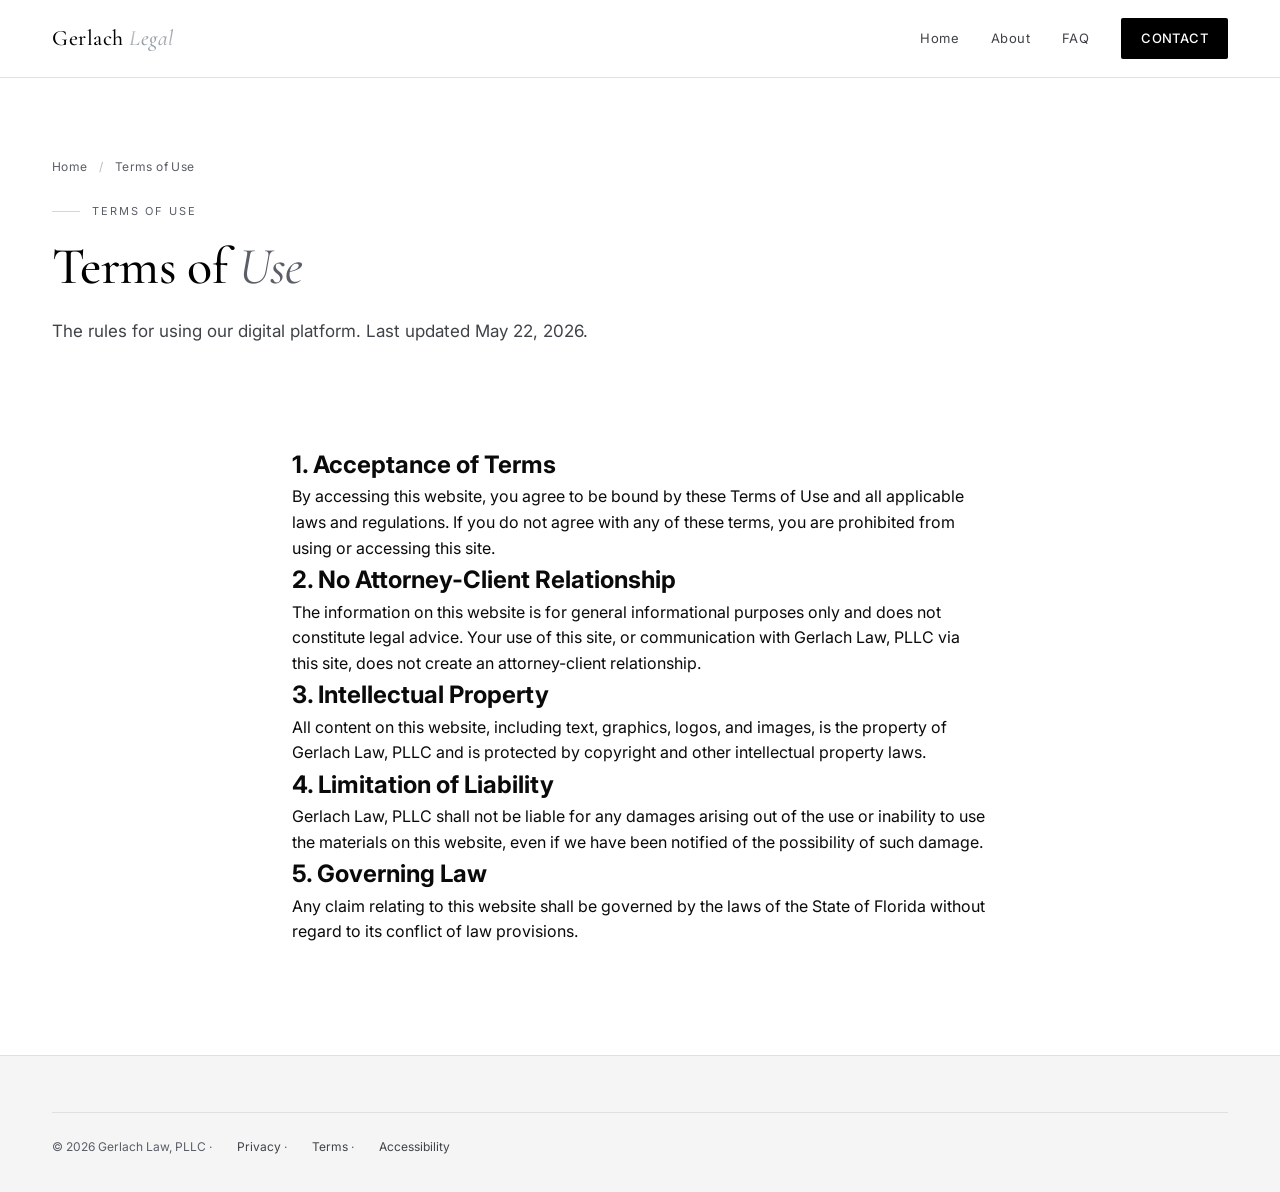
<file: terms/index.html>
<!DOCTYPE html>
<html lang="en">
<head>
<meta charset="UTF-8">
<meta name="viewport" content="width=device-width, initial-scale=1.0">
<link rel="icon" href="/favicon.svg" type="image/svg+xml">
<title>Terms of Use | Gerlach Legal — Fort Lauderdale</title>
<meta name="description" content="Terms and conditions for using the Gerlach Law, PLLC website.">
<link rel="canonical" href="https://gerlachlegal.com/terms/">
<meta name="robots" content="index,follow">
<link rel="preconnect" href="https://fonts.googleapis.com">
<link rel="preconnect" href="https://fonts.gstatic.com" crossorigin>
<link href="https://fonts.googleapis.com/css2?family=Cormorant+Garamond:ital,wght@0,300;0,400;0,500;0,600;0,700;1,400;1,500&family=Inter:wght@300;400;500;600;700&family=Playfair+Display:ital,wght@0,400;0,500;0,600;0,700;1,400;1,500&display=swap" rel="stylesheet">
<link rel="stylesheet" href="../assets/css/main.css">
</head>
<body class="no-banner">
<nav class="site-nav" aria-label="Primary">
  <div class="nav-inner">
    <a href="../" class="nav-brand">Gerlach <em>Legal</em></a>
    <div class="nav-links">
      <a href="../">Home</a>
      <a href="../about/">About</a>
      <a href="../faq/">FAQ</a>
      <a href="../contact/" class="nav-cta">Contact</a>
    </div>
  </div>
</nav>
<main id="main">
<section class="page-hero">
  <div class="wrap">
    <div class="breadcrumbs"><a href="../">Home</a> <span class="sep">/</span> Terms of Use</div>
    <div class="section-eyebrow">Terms of Use</div>
    <h1>Terms of <em>Use</em></h1>
    <p class="lede">The rules for using our digital platform. Last updated May 22, 2026.</p>
  </div>
</section>
<section class="content" style="padding-top: 40px;">
  <div class="wrap" style="max-width: 760px;">
    <h2>1. Acceptance of Terms</h2>
    <p>By accessing this website, you agree to be bound by these Terms of Use and all applicable laws and regulations. If you do not agree with any of these terms, you are prohibited from using or accessing this site.</p>
    <h2>2. No Attorney-Client Relationship</h2>
    <p>The information on this website is for general informational purposes only and does not constitute legal advice. Your use of this site, or communication with Gerlach Law, PLLC via this site, does not create an attorney-client relationship.</p>
    <h2>3. Intellectual Property</h2>
    <p>All content on this website, including text, graphics, logos, and images, is the property of Gerlach Law, PLLC and is protected by copyright and other intellectual property laws.</p>
    <h2>4. Limitation of Liability</h2>
    <p>Gerlach Law, PLLC shall not be liable for any damages arising out of the use or inability to use the materials on this website, even if we have been notified of the possibility of such damage.</p>
    <h2>5. Governing Law</h2>
    <p>Any claim relating to this website shall be governed by the laws of the State of Florida without regard to its conflict of law provisions.</p>
  </div>
</section>
</main>
<footer>
  <div class="wrap">
    <div class="foot-bottom">
      <div>© 2026 Gerlach Law, PLLC · <a href="../privacy/">Privacy</a> · <a href="../terms/">Terms</a> · <a href="../accessibility/">Accessibility</a></div>
    </div>
  </div>
</footer>
<script src="/analytics.js" defer></script>
</body>
</html>
</file>
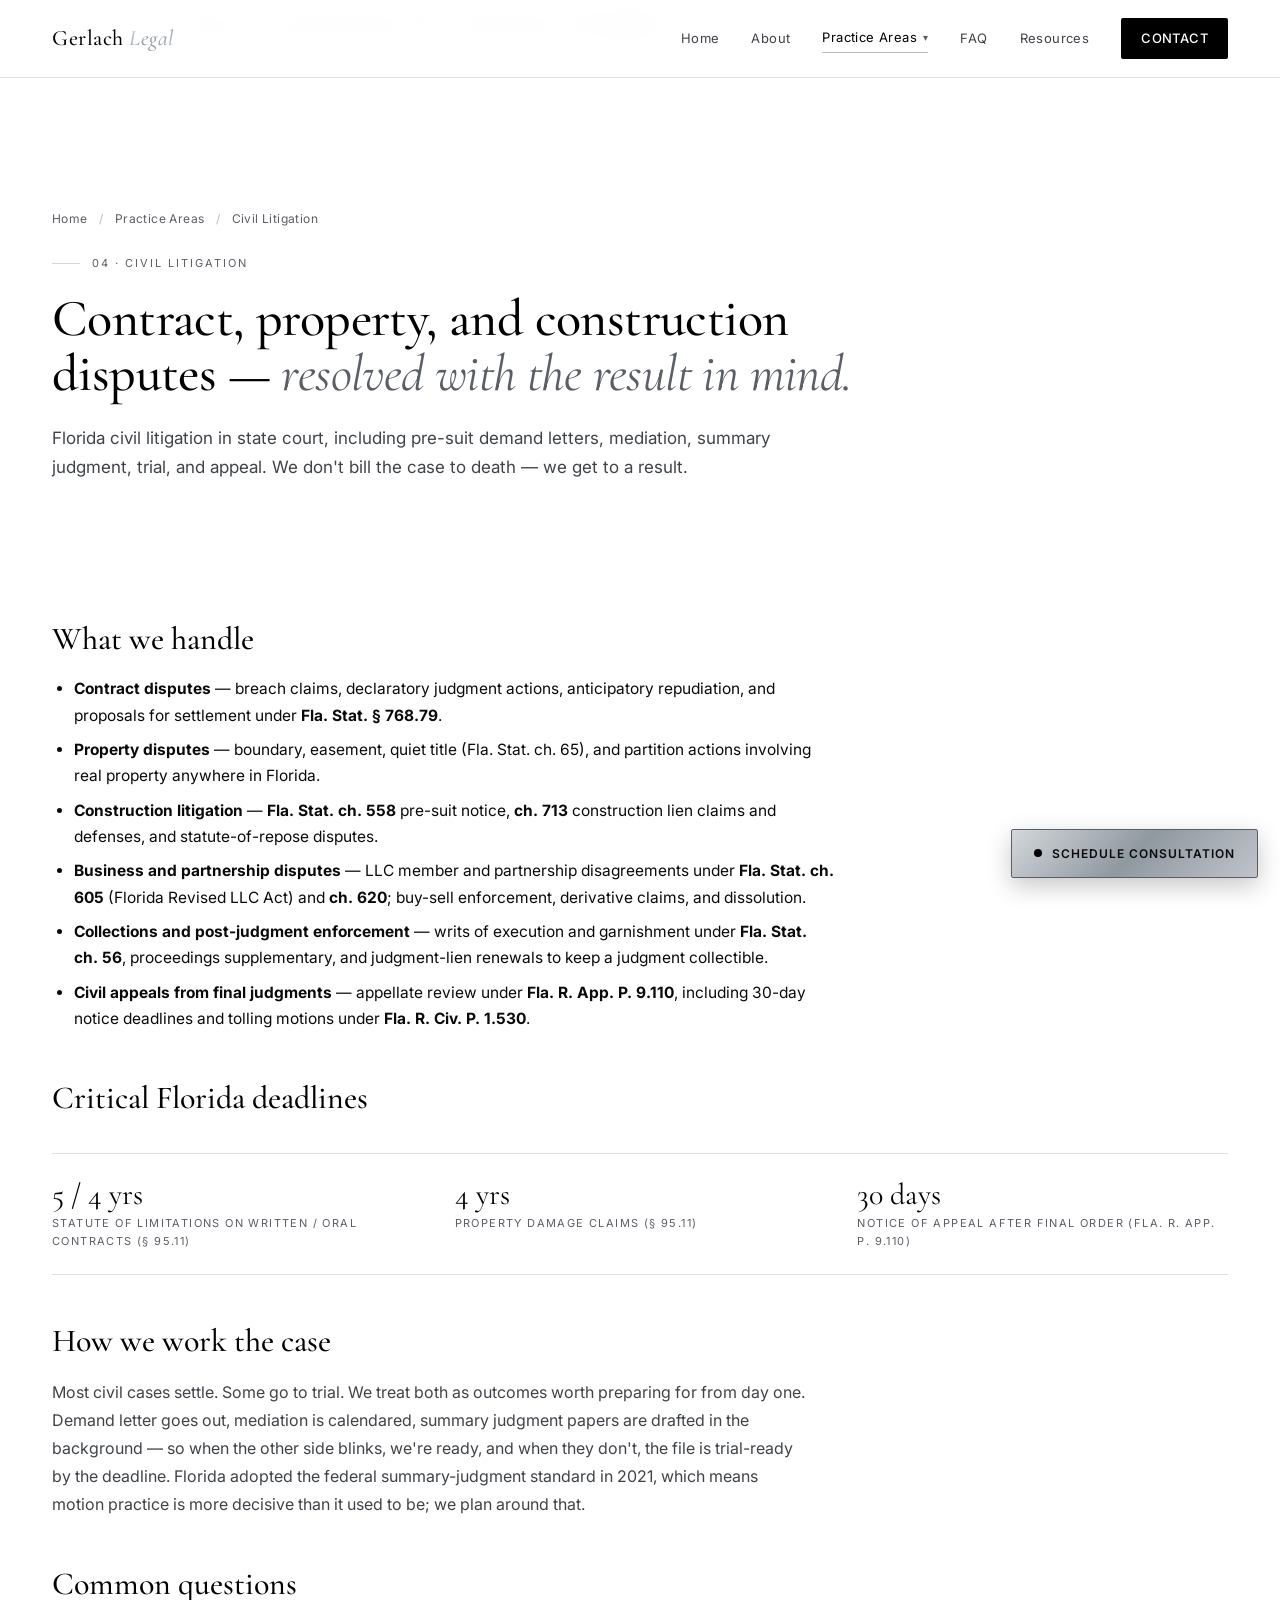
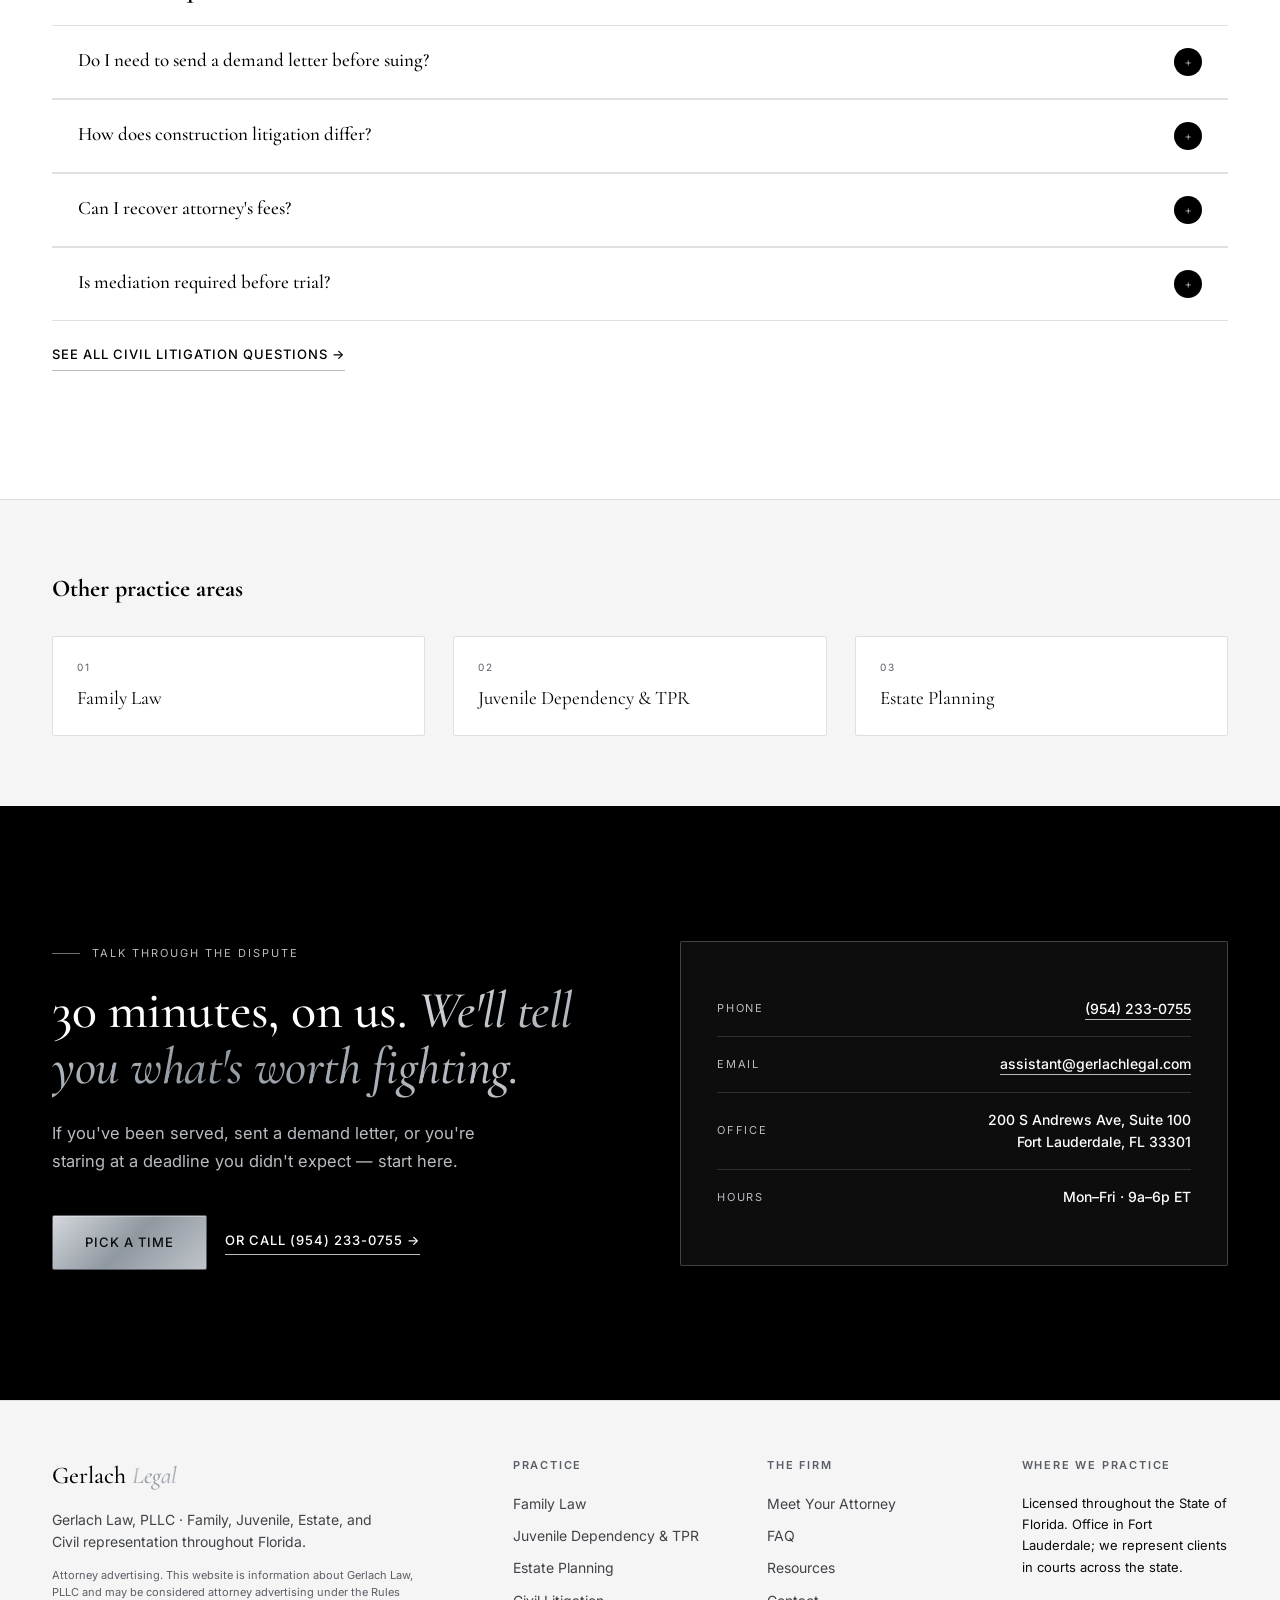
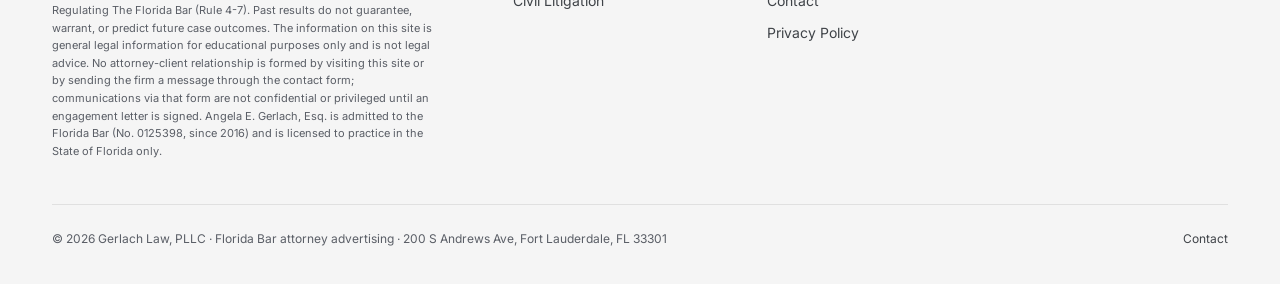
<file: practice/civil-litigation/index.html>
<!DOCTYPE html>
<html lang="en">
<head>
<meta charset="UTF-8">
<meta name="viewport" content="width=device-width, initial-scale=1.0">
<link rel="icon" href="/favicon.svg" type="image/svg+xml">
<title>Civil Litigation in Florida | Gerlach Legal — Fort Lauderdale, FL</title>
<meta name="description" content="Florida civil litigation in state court — contract disputes, property disputes, construction litigation. Pre-suit demands, mediation, summary judgment, trial, and appeal.">
<link rel="canonical" href="https://gerlachlegal.com/practice/civil-litigation/">

<meta property="og:type" content="article">
<meta property="og:title" content="Civil Litigation — Gerlach Legal">
<meta property="og:description" content="Contract, property, and construction disputes in Florida state court.">
<meta property="og:url" content="https://gerlachlegal.com/practice/civil-litigation/">
<meta property="og:image" content="https://gerlachlegal.com/assets/img/social-card.png">
<meta name="twitter:card" content="summary_large_image">
<meta name="twitter:title" content="Civil Litigation — Gerlach Legal">
<meta name="twitter:description" content="Contract, property, and construction disputes in Florida state court.">
<meta name="twitter:image" content="https://gerlachlegal.com/assets/img/social-card.png">

<link rel="preconnect" href="https://fonts.googleapis.com">
<link rel="preconnect" href="https://fonts.gstatic.com" crossorigin>
<link href="https://fonts.googleapis.com/css2?family=Cormorant+Garamond:ital,wght@0,300;0,400;0,500;0,600;0,700;1,400;1,500&family=Inter:wght@300;400;500;600;700&family=Playfair+Display:ital,wght@0,400;0,500;0,600;0,700;1,400;1,500&display=swap" rel="stylesheet">
<link rel="stylesheet" href="../../assets/css/main.css">

<script type="application/ld+json">
{"@context":"https://schema.org","@type":"Service","name":"Civil Litigation","provider":{"@id":"https://gerlachlegal.com/#business"},"areaServed":{"@type":"AdministrativeArea","name":"Florida"},"serviceType":["Contract Disputes","Property Disputes","Construction Litigation","Business and Partnership Disputes","Collections and Post-Judgment Enforcement","Civil Appeals"]}
</script>
<script type="application/ld+json">
{"@context":"https://schema.org","@type":"BreadcrumbList","itemListElement":[{"@type":"ListItem","position":1,"name":"Home","item":"https://gerlachlegal.com/"},{"@type":"ListItem","position":2,"name":"Practice Areas","item":"https://gerlachlegal.com/practice/"},{"@type":"ListItem","position":3,"name":"Civil Litigation","item":"https://gerlachlegal.com/practice/civil-litigation/"}]}
</script>
</head>
<body class="no-banner">

<a href="#main" class="skip-link">Skip to main content</a>

<nav class="site-nav" aria-label="Primary">
  <div class="nav-inner">
    <a href="../../" class="nav-brand">Gerlach <em>Legal</em></a>
    <button class="nav-toggle" aria-controls="primary-menu" aria-expanded="false" aria-label="Open menu">
      <span></span><span></span><span></span>
    </button>
    <div class="nav-links" id="primary-menu">
      <a href="../../">Home</a>
      <a href="../../about/">About</a>
      <div class="has-dropdown is-active">
        <a href="../../practice/" class="dropdown-trigger is-active" aria-haspopup="true" aria-expanded="false">Practice Areas <span class="caret" aria-hidden="true">&#9662;</span></a>
        <div class="dropdown" role="menu" aria-label="Practice Areas">
          <a role="menuitem" href="../../practice/family-law/">Family Law</a>
          <a role="menuitem" href="../../practice/juvenile-dependency/">Juvenile Dependency</a>
          <a role="menuitem" href="../../practice/estate-planning/">Estate Planning</a>
          <a role="menuitem" href="../../practice/civil-litigation/">Civil Litigation</a>
        </div>
      </div>
      <a href="../../faq/">FAQ</a>
      <a href="../../resources/">Resources</a>
      <a href="../../contact/" class="nav-cta">Contact</a>
    </div>
  </div>
</nav>

<div class="subnav-areas" aria-label="Practice areas">
  <div class="subnav-areas-inner">
    <span class="lbl">Practice areas</span>
    <a href="../family-law/">Family Law</a>
    <a href="../juvenile-dependency/">Juvenile Dependency &amp; TPR</a>
    <a href="../estate-planning/">Estate Planning</a>
    <a href="../civil-litigation/" class="is-active">Civil Litigation</a>
  </div>
</div>

<main id="main">

<section class="page-hero">
  <div class="wrap">
    <div class="breadcrumbs"><a href="../../">Home</a> <span class="sep">/</span> <a href="../../practice/">Practice Areas</a> <span class="sep">/</span> Civil Litigation</div>
    <div class="section-eyebrow">04 · Civil Litigation</div>
    <h1>Contract, property, and construction disputes — <em>resolved with the result in mind.</em></h1>
    <p class="lede">Florida civil litigation in state court, including pre-suit demand letters, mediation, summary judgment, trial, and appeal. We don't bill the case to death — we get to a result.</p>
  </div>
</section>

<section class="service-detail">
  <div class="wrap">
    <h2>What we handle</h2>
    <!-- Subcategories expanded 2026-04-27 per Angela's 4/23 22:08 request ("civil litigation especially needs examples of areas").
         Citations verified against FL Stat. and Fla. R. App. P. — see comms/v4-research-sources-2026-04-27.md. -->
    <ul>
      <li><strong>Contract disputes</strong> — breach claims, declaratory judgment actions, anticipatory repudiation, and proposals for settlement under <strong>Fla. Stat. § 768.79</strong>.</li>
      <li><strong>Property disputes</strong> — boundary, easement, quiet title (Fla. Stat. ch. 65), and partition actions involving real property anywhere in Florida.</li>
      <li><strong>Construction litigation</strong> — <strong>Fla. Stat. ch. 558</strong> pre-suit notice, <strong>ch. 713</strong> construction lien claims and defenses, and statute-of-repose disputes.</li>
      <li><strong>Business and partnership disputes</strong> — LLC member and partnership disagreements under <strong>Fla. Stat. ch. 605</strong> (Florida Revised LLC Act) and <strong>ch. 620</strong>; buy-sell enforcement, derivative claims, and dissolution.</li>
      <li><strong>Collections and post-judgment enforcement</strong> — writs of execution and garnishment under <strong>Fla. Stat. ch. 56</strong>, proceedings supplementary, and judgment-lien renewals to keep a judgment collectible.</li>
      <li><strong>Civil appeals from final judgments</strong> — appellate review under <strong>Fla. R. App. P. 9.110</strong>, including 30-day notice deadlines and tolling motions under <strong>Fla. R. Civ. P. 1.530</strong>.</li>
    </ul>

    <h2>Critical Florida deadlines</h2>
    <div class="stat-row">
      <div class="stat"><div class="big">5 / 4 yrs</div><div class="lbl">Statute of limitations on written / oral contracts (§ 95.11)</div></div>
      <div class="stat"><div class="big">4 yrs</div><div class="lbl">Property damage claims (§ 95.11)</div></div>
      <div class="stat"><div class="big">30 days</div><div class="lbl">Notice of appeal after final order (Fla. R. App. P. 9.110)</div></div>
    </div>

    <h2>How we work the case</h2>
    <p>Most civil cases settle. Some go to trial. We treat both as outcomes worth preparing for from day one. Demand letter goes out, mediation is calendared, summary judgment papers are drafted in the background — so when the other side blinks, we're ready, and when they don't, the file is trial-ready by the deadline. Florida adopted the federal summary-judgment standard in 2021, which means motion practice is more decisive than it used to be; we plan around that.</p>

    <h2>Common questions</h2>
    <div class="faq-list" style="margin-top: 22px;">
      <details class="faq-item"><summary><h4>Do I need to send a demand letter before suing?</h4><span class="toggle">+</span></summary><div class="answer"><p>It depends on the claim. Some Florida statutes require pre-suit notice — for example, Fla. Stat. ch. 558 (construction defect), § 768.28 (claims against the State), and certain insurance and FDUTPA claims. Most ordinary contract and tort claims do not require a demand letter, but one is often strategically valuable.</p></div></details>
      <details class="faq-item"><summary><h4>How does construction litigation differ?</h4><span class="toggle">+</span></summary><div class="answer"><p>Florida's Chapter 558 imposes a mandatory pre-suit notice and opportunity-to-cure process before a construction-defect lawsuit. Construction claims also intersect with lien rights under Fla. Stat. ch. 713 and statutes of repose, all of which create deadlines well before any traditional limitations clock runs.</p></div></details>
      <details class="faq-item"><summary><h4>Can I recover attorney's fees?</h4><span class="toggle">+</span></summary><div class="answer"><p>Florida follows the "American Rule" — each side pays its own fees — unless a contract or statute provides otherwise. However, a proposal for settlement under Fla. Stat. § 768.79 can shift fees if the proposal is not accepted and the result is sufficiently better than the offer.</p></div></details>
      <details class="faq-item"><summary><h4>Is mediation required before trial?</h4><span class="toggle">+</span></summary><div class="answer"><p>Most Florida civil divisions require mediation under Fla. Stat. ch. 44 and the local case-management orders. Mediation is confidential, the mediator does not decide the case, and a settlement is binding only if reduced to writing and signed.</p></div></details>
    </div>
    <p style="margin-top: 18px;"><a href="../../faq/#civil" class="btn-text">See all civil litigation questions →</a></p>
  </div>
</section>

<section class="cross-areas">
  <div class="wrap">
    <h3>Other practice areas</h3>
    <div class="cross-areas-grid">
      <a class="cross-areas-card" href="../family-law/"><div class="lbl">01</div><div class="name">Family Law</div></a>
      <a class="cross-areas-card" href="../juvenile-dependency/"><div class="lbl">02</div><div class="name">Juvenile Dependency &amp; TPR</div></a>
      <a class="cross-areas-card" href="../estate-planning/"><div class="lbl">03</div><div class="name">Estate Planning</div></a>
    </div>
  </div>
</section>

<section class="contact">
  <div class="wrap">
    <div class="contact-inner">
      <div>
        <div class="section-eyebrow" style="color: var(--gold);">Talk through the dispute</div>
        <h2>30 minutes, on us. <em>We'll tell you what's worth fighting.</em></h2>
        <p class="lede">If you've been served, sent a demand letter, or you're staring at a deadline you didn't expect — start here.</p>
        <div class="contact-cta-row">
          <a href="../../contact/" class="btn-primary">Pick a time</a>
          <a href="tel:+19542330755" class="btn-text">Or call (954) 233-0755 →</a>
        </div>
      </div>
      <address class="contact-card" style="font-style: normal;">
        <div class="row"><span class="lbl">Phone</span><span class="val"><a href="tel:+19542330755">(954) 233-0755</a></span></div>
        <div class="row"><span class="lbl">Email</span><span class="val"><a href="mailto:assistant@gerlachlegal.com">assistant@gerlachlegal.com</a></span></div>
        <div class="row"><span class="lbl">Office</span><span class="val">200 S Andrews Ave, Suite 100<br>Fort Lauderdale, FL 33301</span></div>
        <div class="row"><span class="lbl">Hours</span><span class="val">Mon–Fri · 9a–6p ET</span></div>
      </address>
    </div>
  </div>
</section>

</main>

<footer>
  <div class="wrap">
    <div class="foot-grid">
      <div>
        <div class="foot-brand">Gerlach <em>Legal</em></div>
        <div class="foot-brand-tag">Gerlach Law, PLLC · Family, Juvenile, Estate, and Civil representation throughout Florida.</div>
        <!-- FL Bar Rule 4-7.13 advertising compliance disclaimer - applied 2026-04-27 -->
        <div class="foot-legal">Attorney advertising. This website is information about Gerlach Law, PLLC and may be considered attorney advertising under the Rules Regulating The Florida Bar (Rule 4-7). Past results do not guarantee, warrant, or predict future case outcomes. The information on this site is general legal information for educational purposes only and is not legal advice. No attorney-client relationship is formed by visiting this site or by sending the firm a message through the contact form; communications via that form are not confidential or privileged until an engagement letter is signed. Angela E. Gerlach, Esq. is admitted to the Florida Bar (No. 0125398, since 2016) and is licensed to practice in the State of Florida only.</div>
      </div>
      <div><h5>Practice</h5><ul>
        <li><a href="../family-law/">Family Law</a></li>
        <li><a href="../juvenile-dependency/">Juvenile Dependency &amp; TPR</a></li>
        <li><a href="../estate-planning/">Estate Planning</a></li>
        <li><a href="../civil-litigation/">Civil Litigation</a></li>
      </ul></div>
      <div><h5>The Firm</h5><ul>
        <li><a href="../../about/">Meet Your Attorney</a></li>
        <li><a href="../../faq/">FAQ</a></li>
        <li><a href="../../resources/">Resources</a></li>
        <li><a href="../../contact/">Contact</a></li>
        <li><a href="../../privacy/">Privacy Policy</a></li>
      </ul></div>
      <div><h5>Where we practice</h5>
        <p style="font-size:13px;line-height:1.65;color:var(--muted);margin:0;">Licensed throughout the State of Florida. Office in Fort Lauderdale; we represent clients in courts across the state.</p></div>
    </div>
    <div class="foot-bottom">
      <div>© 2026 Gerlach Law, PLLC · Florida Bar attorney advertising · 200 S Andrews Ave, Fort Lauderdale, FL 33301</div>
      <div><a href="../../contact/">Contact</a></div>
    </div>
  </div>
</footer>

<a href="../../contact/" class="float-cta" aria-label="Schedule a free consultation">
  <span class="dot" aria-hidden="true"></span>
  Schedule Consultation
</a>

<script src="../../assets/js/nav.js" defer></script>
<script src="/analytics.js" defer></script>
</body>
</html>
</file>
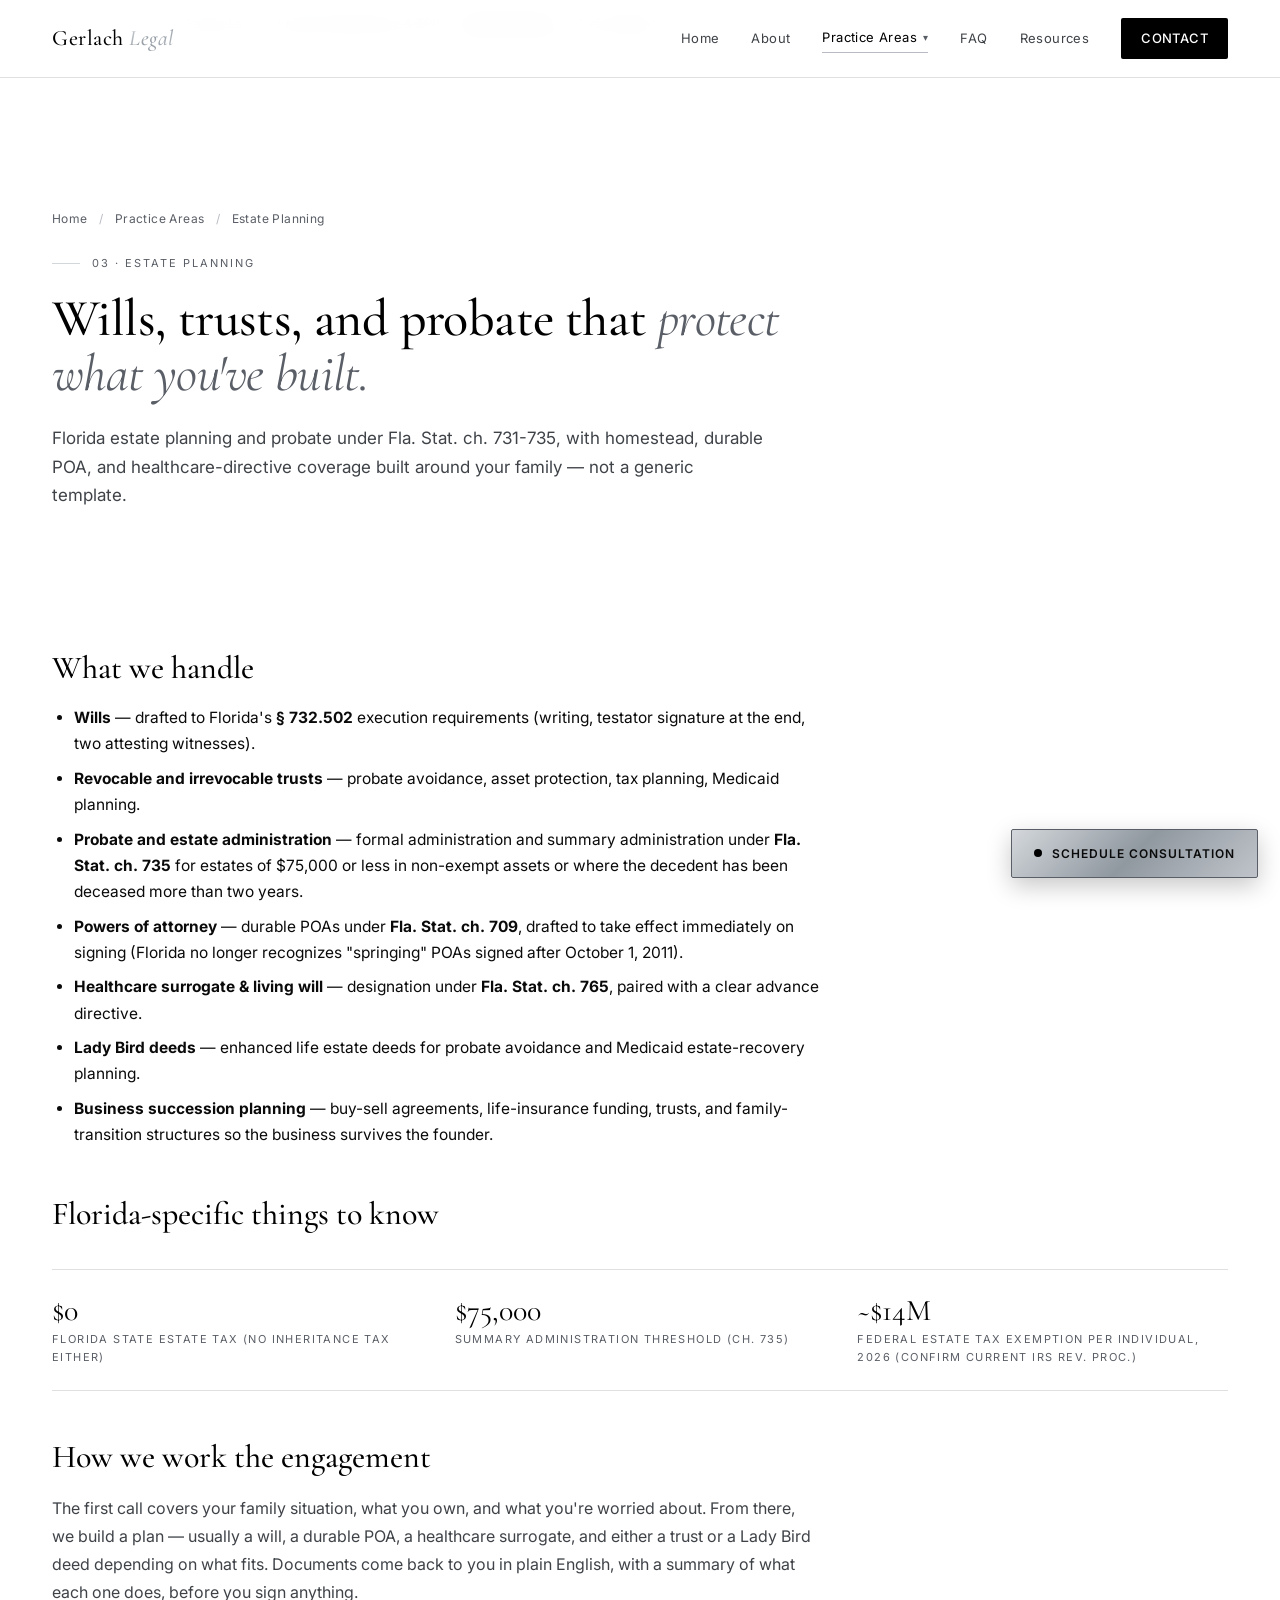
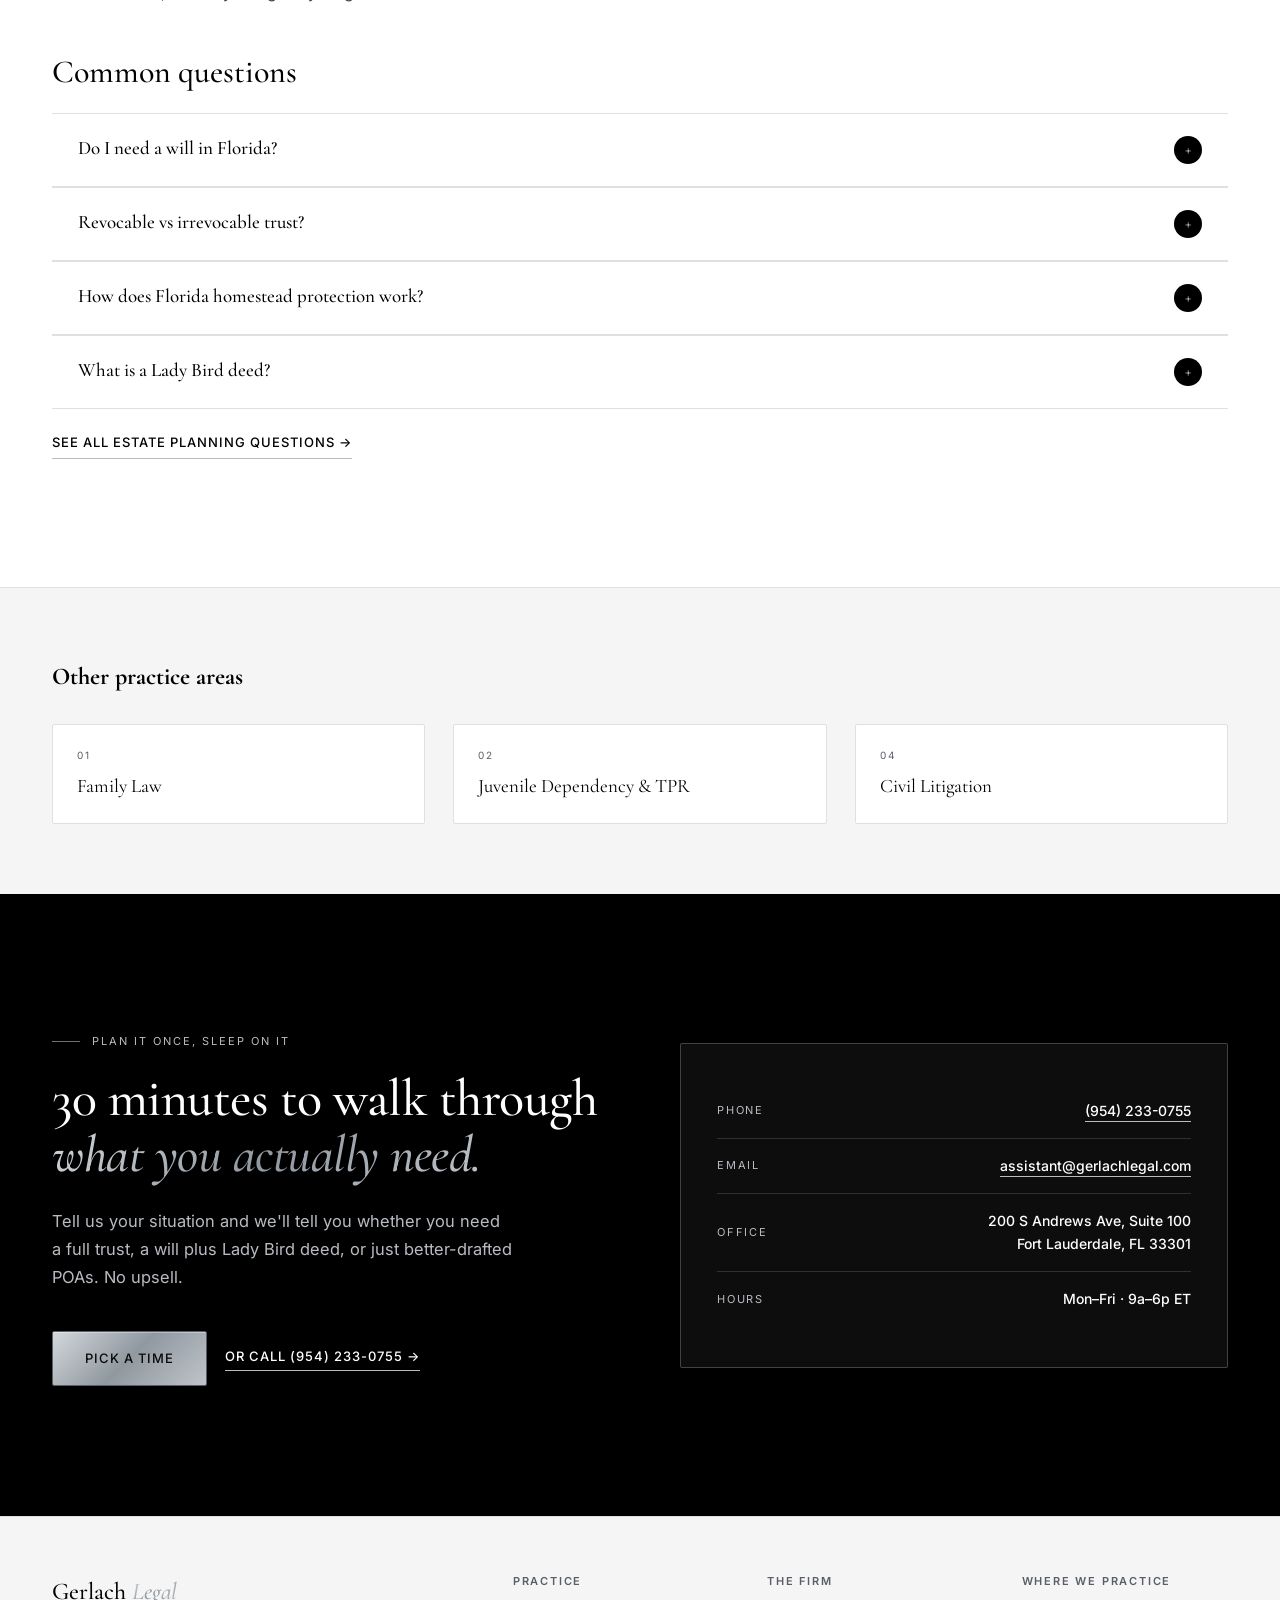
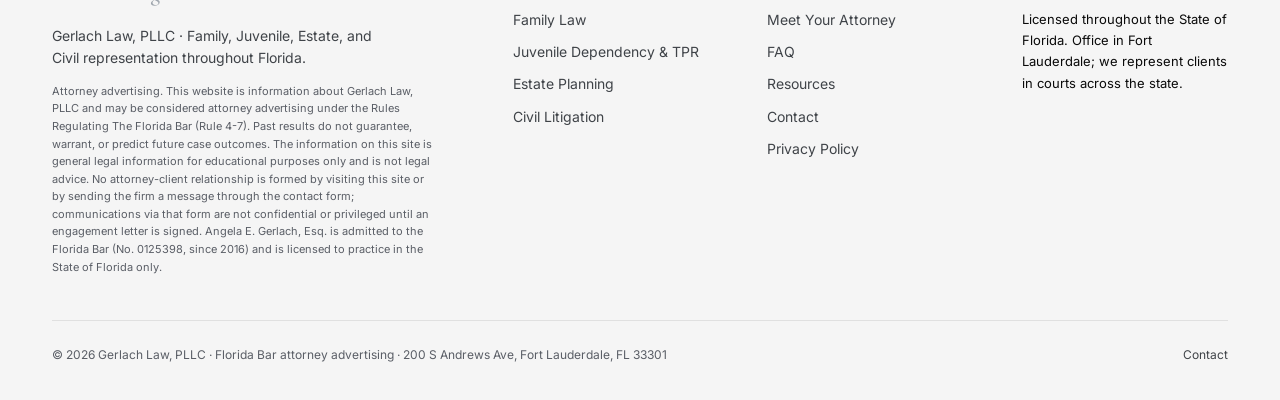
<file: practice/estate-planning/index.html>
<!DOCTYPE html>
<html lang="en">
<head>
<meta charset="UTF-8">
<meta name="viewport" content="width=device-width, initial-scale=1.0">
<link rel="icon" href="/favicon.svg" type="image/svg+xml">
<title>Estate Planning &amp; Probate | Gerlach Legal — Fort Lauderdale, FL</title>
<meta name="description" content="Florida wills, trusts, probate, durable power of attorney, healthcare surrogate, and Lady Bird deeds — under Fla. Stat. ch. 731-735. Florida estate planning, statewide.">
<link rel="canonical" href="https://gerlachlegal.com/practice/estate-planning/">

<meta property="og:type" content="article">
<meta property="og:title" content="Estate Planning &amp; Probate — Gerlach Legal">
<meta property="og:description" content="Wills, trusts, probate, POA, healthcare surrogate — Florida estate planning.">
<meta property="og:url" content="https://gerlachlegal.com/practice/estate-planning/">
<meta property="og:image" content="https://gerlachlegal.com/assets/img/social-card.png">
<meta name="twitter:card" content="summary_large_image">
<meta name="twitter:title" content="Estate Planning &amp; Probate — Gerlach Legal">
<meta name="twitter:description" content="Wills, trusts, probate, POA, healthcare surrogate — Florida estate planning.">
<meta name="twitter:image" content="https://gerlachlegal.com/assets/img/social-card.png">

<link rel="preconnect" href="https://fonts.googleapis.com">
<link rel="preconnect" href="https://fonts.gstatic.com" crossorigin>
<link href="https://fonts.googleapis.com/css2?family=Cormorant+Garamond:ital,wght@0,300;0,400;0,500;0,600;0,700;1,400;1,500&family=Inter:wght@300;400;500;600;700&family=Playfair+Display:ital,wght@0,400;0,500;0,600;0,700;1,400;1,500&display=swap" rel="stylesheet">
<link rel="stylesheet" href="../../assets/css/main.css">

<script type="application/ld+json">
{"@context":"https://schema.org","@type":"Service","name":"Estate Planning and Probate","provider":{"@id":"https://gerlachlegal.com/#business"},"areaServed":{"@type":"AdministrativeArea","name":"Florida"},"serviceType":["Wills and Trusts","Probate and Estate Administration","Powers of Attorney and Healthcare Directives","Business Succession Planning"]}
</script>
<script type="application/ld+json">
{"@context":"https://schema.org","@type":"BreadcrumbList","itemListElement":[{"@type":"ListItem","position":1,"name":"Home","item":"https://gerlachlegal.com/"},{"@type":"ListItem","position":2,"name":"Practice Areas","item":"https://gerlachlegal.com/practice/"},{"@type":"ListItem","position":3,"name":"Estate Planning","item":"https://gerlachlegal.com/practice/estate-planning/"}]}
</script>
</head>
<body class="no-banner">

<a href="#main" class="skip-link">Skip to main content</a>

<nav class="site-nav" aria-label="Primary">
  <div class="nav-inner">
    <a href="../../" class="nav-brand">Gerlach <em>Legal</em></a>
    <button class="nav-toggle" aria-controls="primary-menu" aria-expanded="false" aria-label="Open menu">
      <span></span><span></span><span></span>
    </button>
    <div class="nav-links" id="primary-menu">
      <a href="../../">Home</a>
      <a href="../../about/">About</a>
      <div class="has-dropdown is-active">
        <a href="../../practice/" class="dropdown-trigger is-active" aria-haspopup="true" aria-expanded="false">Practice Areas <span class="caret" aria-hidden="true">&#9662;</span></a>
        <div class="dropdown" role="menu" aria-label="Practice Areas">
          <a role="menuitem" href="../../practice/family-law/">Family Law</a>
          <a role="menuitem" href="../../practice/juvenile-dependency/">Juvenile Dependency</a>
          <a role="menuitem" href="../../practice/estate-planning/">Estate Planning</a>
          <a role="menuitem" href="../../practice/civil-litigation/">Civil Litigation</a>
        </div>
      </div>
      <a href="../../faq/">FAQ</a>
      <a href="../../resources/">Resources</a>
      <a href="../../contact/" class="nav-cta">Contact</a>
    </div>
  </div>
</nav>

<div class="subnav-areas" aria-label="Practice areas">
  <div class="subnav-areas-inner">
    <span class="lbl">Practice areas</span>
    <a href="../family-law/">Family Law</a>
    <a href="../juvenile-dependency/">Juvenile Dependency &amp; TPR</a>
    <a href="../estate-planning/" class="is-active">Estate Planning</a>
    <a href="../civil-litigation/">Civil Litigation</a>
  </div>
</div>

<main id="main">

<section class="page-hero">
  <div class="wrap">
    <div class="breadcrumbs"><a href="../../">Home</a> <span class="sep">/</span> <a href="../../practice/">Practice Areas</a> <span class="sep">/</span> Estate Planning</div>
    <div class="section-eyebrow">03 · Estate Planning</div>
    <h1>Wills, trusts, and probate that <em>protect what you've built.</em></h1>
    <p class="lede">Florida estate planning and probate under Fla. Stat. ch. 731-735, with homestead, durable POA, and healthcare-directive coverage built around your family — not a generic template.</p>
  </div>
</section>

<section class="service-detail">
  <div class="wrap">
    <h2>What we handle</h2>
    <ul>
      <li><strong>Wills</strong> — drafted to Florida's <strong>§ 732.502</strong> execution requirements (writing, testator signature at the end, two attesting witnesses).</li>
      <li><strong>Revocable and irrevocable trusts</strong> — probate avoidance, asset protection, tax planning, Medicaid planning.</li>
      <li><strong>Probate and estate administration</strong> — formal administration and summary administration under <strong>Fla. Stat. ch. 735</strong> for estates of $75,000 or less in non-exempt assets or where the decedent has been deceased more than two years.</li>
      <li><strong>Powers of attorney</strong> — durable POAs under <strong>Fla. Stat. ch. 709</strong>, drafted to take effect immediately on signing (Florida no longer recognizes "springing" POAs signed after October 1, 2011).</li>
      <li><strong>Healthcare surrogate &amp; living will</strong> — designation under <strong>Fla. Stat. ch. 765</strong>, paired with a clear advance directive.</li>
      <li><strong>Lady Bird deeds</strong> — enhanced life estate deeds for probate avoidance and Medicaid estate-recovery planning.</li>
      <li><strong>Business succession planning</strong> — buy-sell agreements, life-insurance funding, trusts, and family-transition structures so the business survives the founder.</li>
    </ul>

    <h2>Florida-specific things to know</h2>
    <div class="stat-row">
      <div class="stat"><div class="big">$0</div><div class="lbl">Florida state estate tax (no inheritance tax either)</div></div>
      <div class="stat"><div class="big">$75,000</div><div class="lbl">Summary administration threshold (Ch. 735)</div></div>
      <div class="stat"><div class="big">~$14M</div><div class="lbl">Federal estate tax exemption per individual, 2026 (confirm current IRS rev. proc.)</div></div>
    </div>

    <h2>How we work the engagement</h2>
    <p>The first call covers your family situation, what you own, and what you're worried about. From there, we build a plan — usually a will, a durable POA, a healthcare surrogate, and either a trust or a Lady Bird deed depending on what fits. Documents come back to you in plain English, with a summary of what each one does, before you sign anything.</p>

    <h2>Common questions</h2>
    <div class="faq-list" style="margin-top: 22px;">
      <details class="faq-item"><summary><h4>Do I need a will in Florida?</h4><span class="toggle">+</span></summary><div class="answer"><p>If you die without a will, your assets pass under the intestate succession statute (Fla. Stat. ch. 732), which may not match your wishes. A will lets you choose your personal representative, name guardians for minor children, and direct who receives your property.</p></div></details>
      <details class="faq-item"><summary><h4>Revocable vs irrevocable trust?</h4><span class="toggle">+</span></summary><div class="answer"><p>A revocable trust can be amended or revoked during the grantor's life and is commonly used for probate avoidance. An irrevocable trust generally cannot be changed once funded; it is used for asset protection, tax planning, and Medicaid planning.</p></div></details>
      <details class="faq-item"><summary><h4>How does Florida homestead protection work?</h4><span class="toggle">+</span></summary><div class="answer"><p>Florida's constitutional homestead protection shields the primary residence from most creditor claims, caps property tax increases through Save Our Homes, and limits the owner's ability to devise homestead when survived by a spouse or minor child.</p></div></details>
      <details class="faq-item"><summary><h4>What is a Lady Bird deed?</h4><span class="toggle">+</span></summary><div class="answer"><p>A Lady Bird deed (enhanced life estate deed) lets the property owner keep full lifetime control — including the right to sell or refinance — and pass the property at death without probate.</p></div></details>
    </div>
    <p style="margin-top: 18px;"><a href="../../faq/#estate" class="btn-text">See all estate planning questions →</a></p>
  </div>
</section>

<section class="cross-areas">
  <div class="wrap">
    <h3>Other practice areas</h3>
    <div class="cross-areas-grid">
      <a class="cross-areas-card" href="../family-law/"><div class="lbl">01</div><div class="name">Family Law</div></a>
      <a class="cross-areas-card" href="../juvenile-dependency/"><div class="lbl">02</div><div class="name">Juvenile Dependency &amp; TPR</div></a>
      <a class="cross-areas-card" href="../civil-litigation/"><div class="lbl">04</div><div class="name">Civil Litigation</div></a>
    </div>
  </div>
</section>

<section class="contact">
  <div class="wrap">
    <div class="contact-inner">
      <div>
        <div class="section-eyebrow" style="color: var(--gold);">Plan it once, sleep on it</div>
        <h2>30 minutes to walk through <em>what you actually need.</em></h2>
        <p class="lede">Tell us your situation and we'll tell you whether you need a full trust, a will plus Lady Bird deed, or just better-drafted POAs. No upsell.</p>
        <div class="contact-cta-row">
          <a href="../../contact/" class="btn-primary">Pick a time</a>
          <a href="tel:+19542330755" class="btn-text">Or call (954) 233-0755 →</a>
        </div>
      </div>
      <address class="contact-card" style="font-style: normal;">
        <div class="row"><span class="lbl">Phone</span><span class="val"><a href="tel:+19542330755">(954) 233-0755</a></span></div>
        <div class="row"><span class="lbl">Email</span><span class="val"><a href="mailto:assistant@gerlachlegal.com">assistant@gerlachlegal.com</a></span></div>
        <div class="row"><span class="lbl">Office</span><span class="val">200 S Andrews Ave, Suite 100<br>Fort Lauderdale, FL 33301</span></div>
        <div class="row"><span class="lbl">Hours</span><span class="val">Mon–Fri · 9a–6p ET</span></div>
      </address>
    </div>
  </div>
</section>

</main>

<footer>
  <div class="wrap">
    <div class="foot-grid">
      <div>
        <div class="foot-brand">Gerlach <em>Legal</em></div>
        <div class="foot-brand-tag">Gerlach Law, PLLC · Family, Juvenile, Estate, and Civil representation throughout Florida.</div>
        <!-- FL Bar Rule 4-7.13 advertising compliance disclaimer - applied 2026-04-27 -->
        <div class="foot-legal">Attorney advertising. This website is information about Gerlach Law, PLLC and may be considered attorney advertising under the Rules Regulating The Florida Bar (Rule 4-7). Past results do not guarantee, warrant, or predict future case outcomes. The information on this site is general legal information for educational purposes only and is not legal advice. No attorney-client relationship is formed by visiting this site or by sending the firm a message through the contact form; communications via that form are not confidential or privileged until an engagement letter is signed. Angela E. Gerlach, Esq. is admitted to the Florida Bar (No. 0125398, since 2016) and is licensed to practice in the State of Florida only.</div>
      </div>
      <div><h5>Practice</h5><ul>
        <li><a href="../family-law/">Family Law</a></li>
        <li><a href="../juvenile-dependency/">Juvenile Dependency &amp; TPR</a></li>
        <li><a href="../estate-planning/">Estate Planning</a></li>
        <li><a href="../civil-litigation/">Civil Litigation</a></li>
      </ul></div>
      <div><h5>The Firm</h5><ul>
        <li><a href="../../about/">Meet Your Attorney</a></li>
        <li><a href="../../faq/">FAQ</a></li>
        <li><a href="../../resources/">Resources</a></li>
        <li><a href="../../contact/">Contact</a></li>
        <li><a href="../../privacy/">Privacy Policy</a></li>
      </ul></div>
      <div><h5>Where we practice</h5>
        <p style="font-size:13px;line-height:1.65;color:var(--muted);margin:0;">Licensed throughout the State of Florida. Office in Fort Lauderdale; we represent clients in courts across the state.</p></div>
    </div>
    <div class="foot-bottom">
      <div>© 2026 Gerlach Law, PLLC · Florida Bar attorney advertising · 200 S Andrews Ave, Fort Lauderdale, FL 33301</div>
      <div><a href="../../contact/">Contact</a></div>
    </div>
  </div>
</footer>

<a href="../../contact/" class="float-cta" aria-label="Schedule a free consultation">
  <span class="dot" aria-hidden="true"></span>
  Schedule Consultation
</a>

<script src="../../assets/js/nav.js" defer></script>
<script src="/analytics.js" defer></script>
</body>
</html>
</file>
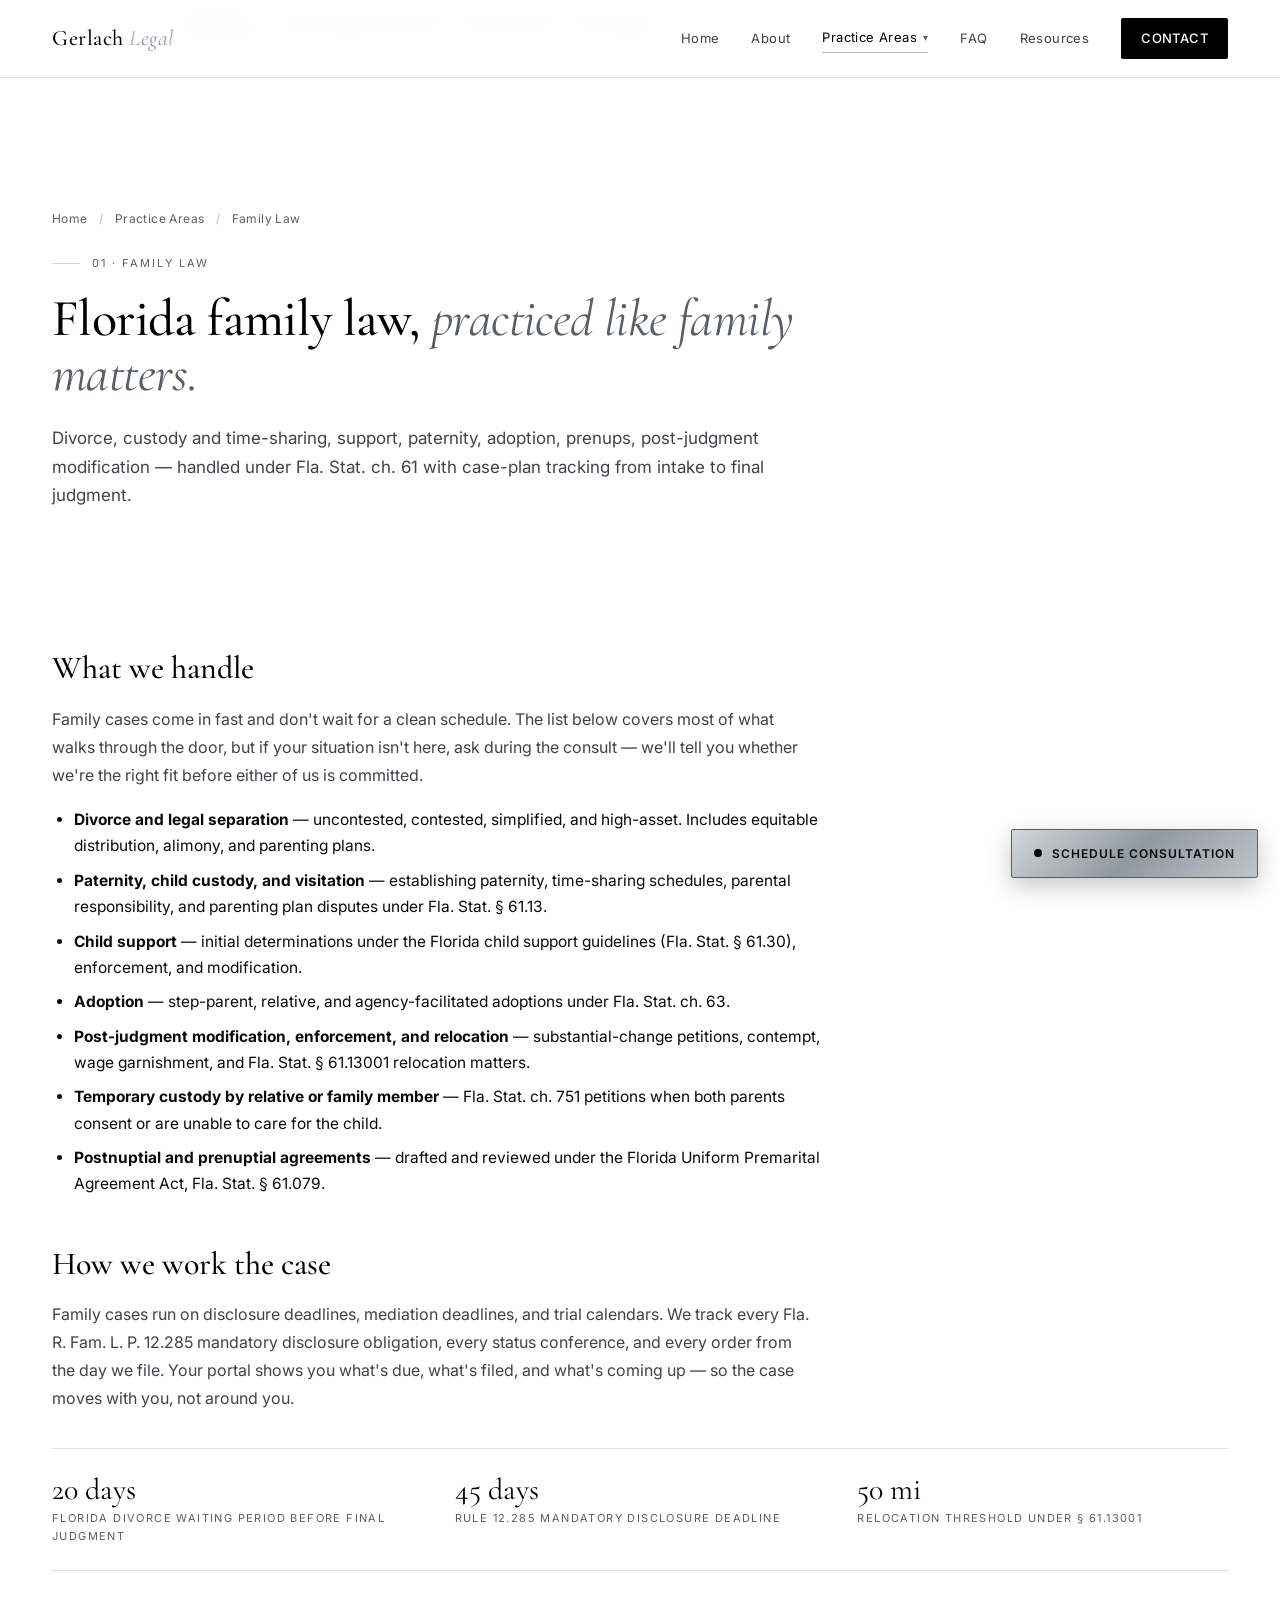
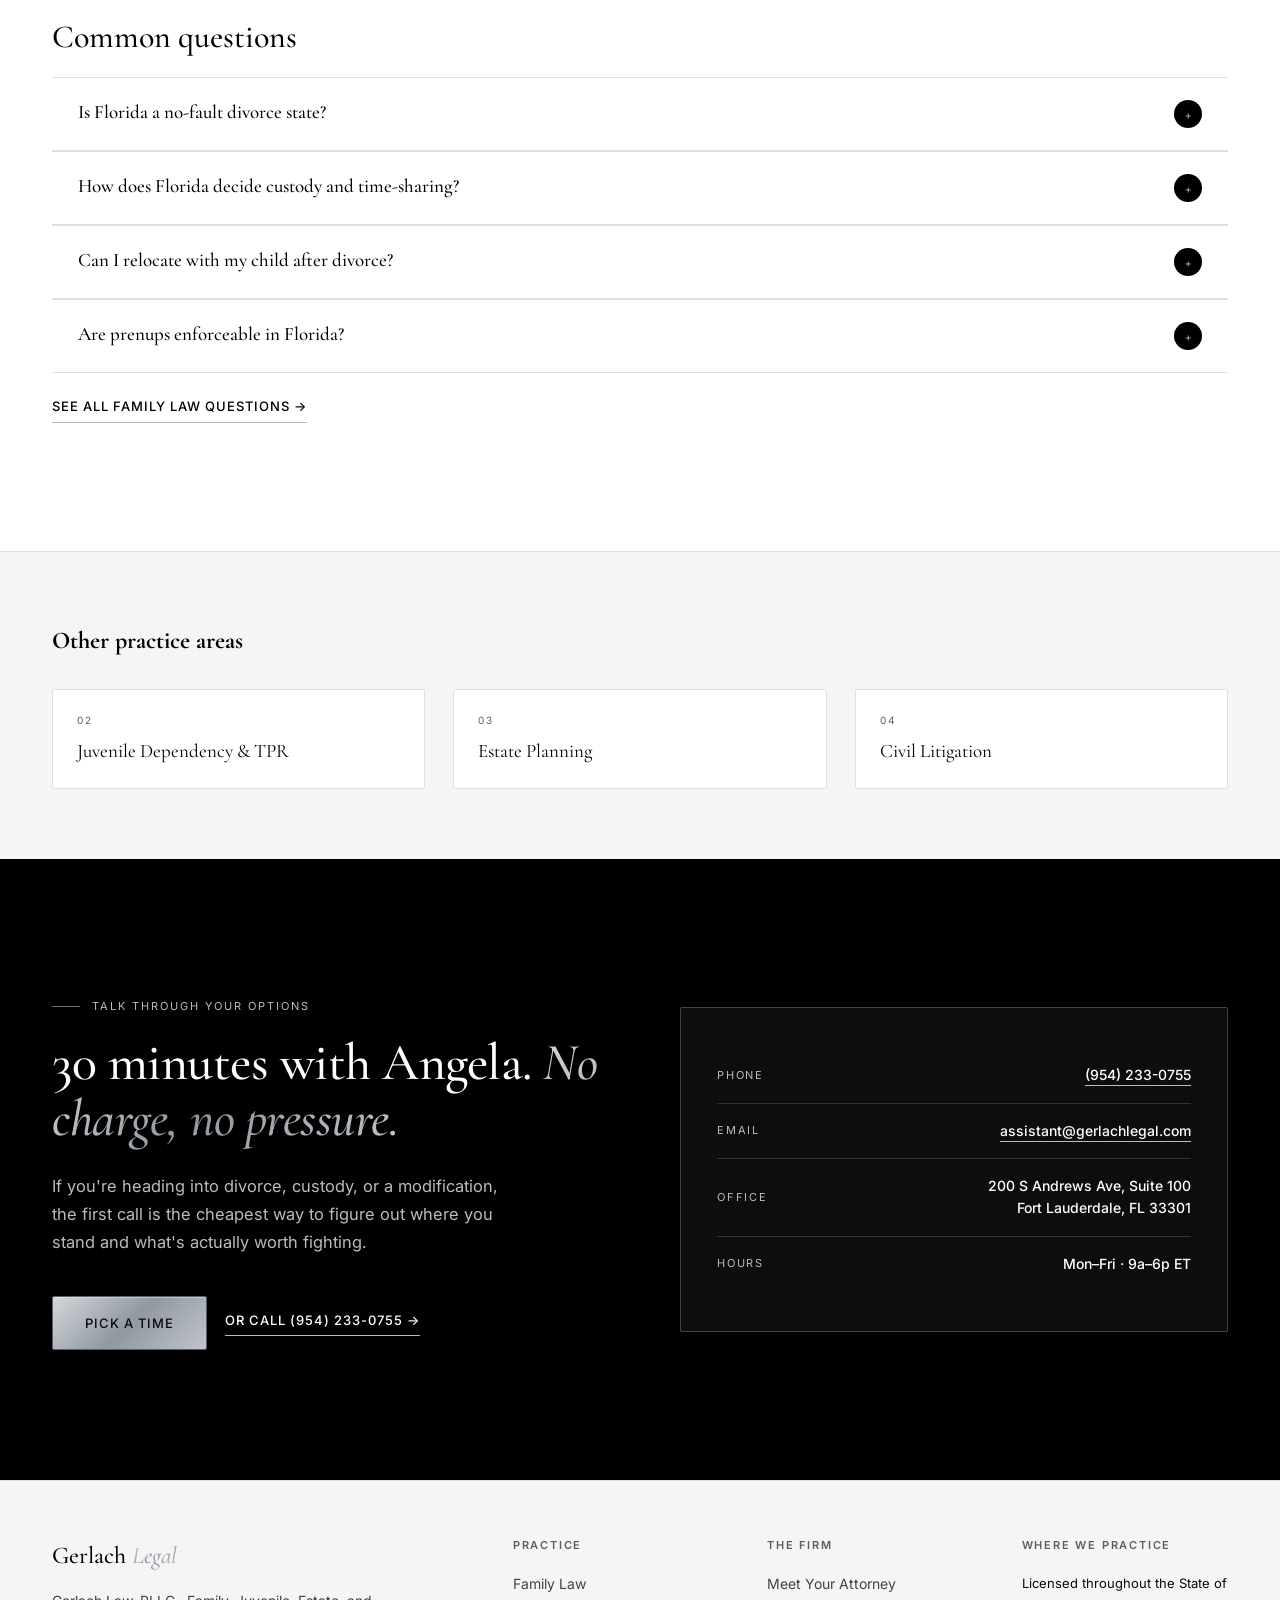
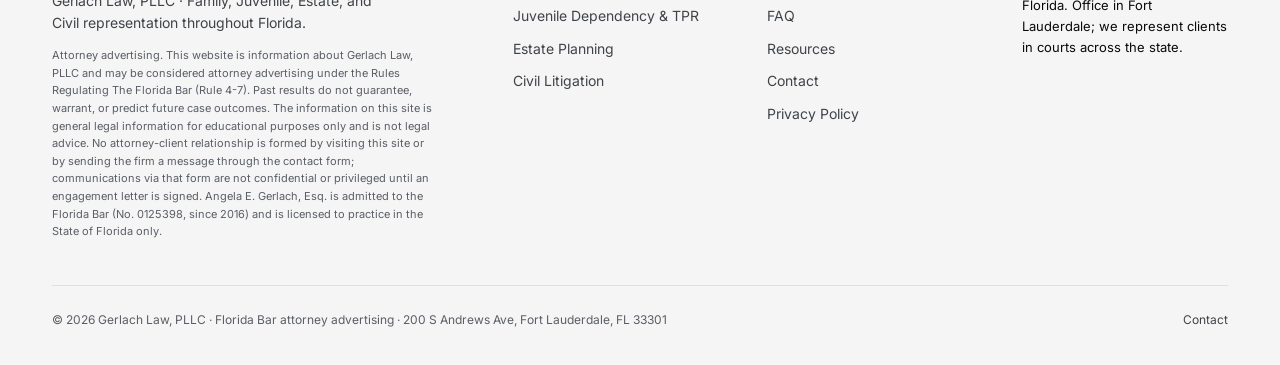
<file: practice/family-law/index.html>
<!DOCTYPE html>
<html lang="en">
<head>
<meta charset="UTF-8">
<meta name="viewport" content="width=device-width, initial-scale=1.0">
<link rel="icon" href="/favicon.svg" type="image/svg+xml">
<title>Family Law throughout Florida | Gerlach Legal — Fort Lauderdale</title>
<meta name="description" content="Florida family law representation statewide: divorce, child custody and time-sharing, support, adoption, prenups, and post-judgment modification. Free 30-minute consultation.">
<link rel="canonical" href="https://gerlachlegal.com/practice/family-law/">

<meta property="og:type" content="article">
<meta property="og:title" content="Family Law — Gerlach Legal, Fort Lauderdale">
<meta property="og:description" content="Divorce, custody, support, adoption, prenups, modification — under Fla. Stat. ch. 61.">
<meta property="og:url" content="https://gerlachlegal.com/practice/family-law/">
<meta property="og:image" content="https://gerlachlegal.com/assets/img/social-card.png">
<meta name="twitter:card" content="summary_large_image">
<meta name="twitter:title" content="Family Law — Gerlach Legal, Fort Lauderdale">
<meta name="twitter:description" content="Divorce, custody, support, adoption, prenups, modification — under Fla. Stat. ch. 61.">
<meta name="twitter:image" content="https://gerlachlegal.com/assets/img/social-card.png">

<link rel="preconnect" href="https://fonts.googleapis.com">
<link rel="preconnect" href="https://fonts.gstatic.com" crossorigin>
<link href="https://fonts.googleapis.com/css2?family=Cormorant+Garamond:ital,wght@0,300;0,400;0,500;0,600;0,700;1,400;1,500&family=Inter:wght@300;400;500;600;700&family=Playfair+Display:ital,wght@0,400;0,500;0,600;0,700;1,400;1,500&display=swap" rel="stylesheet">
<link rel="stylesheet" href="../../assets/css/main.css">

<!-- JSON-LD: Service -->
<script type="application/ld+json">
{"@context":"https://schema.org","@type":"Service","name":"Family Law Representation","provider":{"@id":"https://gerlachlegal.com/#business"},"areaServed":{"@type":"AdministrativeArea","name":"Florida"},"serviceType":["Divorce and Legal Separation","Paternity, Child Custody and Visitation","Child Support","Adoption","Post Judgment Modification, Enforcement, and Relocation Matters","Temporary Custody by Relative or Family Member","Postnuptial and Prenuptial Agreements"],"hasOfferCatalog":{"@type":"OfferCatalog","name":"Family Law","itemListElement":[{"@type":"Offer","itemOffered":{"@type":"Service","name":"Divorce and Legal Separation"}},{"@type":"Offer","itemOffered":{"@type":"Service","name":"Child Custody and Time-Sharing"}},{"@type":"Offer","itemOffered":{"@type":"Service","name":"Child Support"}},{"@type":"Offer","itemOffered":{"@type":"Service","name":"Adoption"}},{"@type":"Offer","itemOffered":{"@type":"Service","name":"Prenuptial and Postnuptial Agreements"}},{"@type":"Offer","itemOffered":{"@type":"Service","name":"Post-Judgment Modification and Relocation"}},{"@type":"Offer","itemOffered":{"@type":"Service","name":"Temporary Custody by Relative"}}]}}
</script>

<!-- JSON-LD: BreadcrumbList -->
<script type="application/ld+json">
{"@context":"https://schema.org","@type":"BreadcrumbList","itemListElement":[{"@type":"ListItem","position":1,"name":"Home","item":"https://gerlachlegal.com/"},{"@type":"ListItem","position":2,"name":"Practice Areas","item":"https://gerlachlegal.com/practice/"},{"@type":"ListItem","position":3,"name":"Family Law","item":"https://gerlachlegal.com/practice/family-law/"}]}
</script>

<!-- JSON-LD: FAQPage (family law) -->
<script type="application/ld+json">
{"@context":"https://schema.org","@type":"FAQPage","mainEntity":[
{"@type":"Question","name":"Is Florida a no-fault divorce state?","acceptedAnswer":{"@type":"Answer","text":"Yes. Florida is a pure no-fault divorce state under Fla. Stat. § 61.052. To file, you only need to state the marriage is irretrievably broken (or that one spouse has been mentally incapacitated for at least three years)."}},
{"@type":"Question","name":"What is Florida Rule 12.285 mandatory disclosure?","acceptedAnswer":{"@type":"Answer","text":"Florida Family Law Rule 12.285 requires both parties in a divorce or support case to exchange specific financial documents within 45 days of service: tax returns, pay stubs, bank statements, retirement accounts, and similar records."}},
{"@type":"Question","name":"How is alimony calculated in Florida after the 2023 reform?","acceptedAnswer":{"@type":"Answer","text":"Florida's 2023 alimony reform (SB 1416) eliminated permanent alimony and introduced durational alimony with statutory caps tied to marriage length. Courts consider need and ability to pay along with the factors listed in Fla. Stat. § 61.08."}},
{"@type":"Question","name":"How does Florida decide child custody and time-sharing?","acceptedAnswer":{"@type":"Answer","text":"Custody is decided as time-sharing under Fla. Stat. § 61.13 using the best interests of the child standard. Florida law presumes that equal time-sharing is in the best interests of the child unless rebutted by evidence on the statutory factors."}}
]}
</script>
</head>
<body class="no-banner">

<a href="#main" class="skip-link">Skip to main content</a>

<nav class="site-nav" aria-label="Primary">
  <div class="nav-inner">
    <a href="../../" class="nav-brand">Gerlach <em>Legal</em></a>
    <button class="nav-toggle" aria-controls="primary-menu" aria-expanded="false" aria-label="Open menu">
      <span></span><span></span><span></span>
    </button>
    <div class="nav-links" id="primary-menu">
      <a href="../../">Home</a>
      <a href="../../about/">About</a>
      <div class="has-dropdown is-active">
        <a href="../../practice/" class="dropdown-trigger is-active" aria-haspopup="true" aria-expanded="false">Practice Areas <span class="caret" aria-hidden="true">&#9662;</span></a>
        <div class="dropdown" role="menu" aria-label="Practice Areas">
          <a role="menuitem" href="../../practice/family-law/">Family Law</a>
          <a role="menuitem" href="../../practice/juvenile-dependency/">Juvenile Dependency</a>
          <a role="menuitem" href="../../practice/estate-planning/">Estate Planning</a>
          <a role="menuitem" href="../../practice/civil-litigation/">Civil Litigation</a>
        </div>
      </div>
      <a href="../../faq/">FAQ</a>
      <a href="../../resources/">Resources</a>
      <a href="../../contact/" class="nav-cta">Contact</a>
    </div>
  </div>
</nav>

<div class="subnav-areas" aria-label="Practice areas">
  <div class="subnav-areas-inner">
    <span class="lbl">Practice areas</span>
    <a href="../family-law/" class="is-active">Family Law</a>
    <a href="../juvenile-dependency/">Juvenile Dependency &amp; TPR</a>
    <a href="../estate-planning/">Estate Planning</a>
    <a href="../civil-litigation/">Civil Litigation</a>
  </div>
</div>

<main id="main">

<section class="page-hero">
  <div class="wrap">
    <div class="breadcrumbs"><a href="../../">Home</a> <span class="sep">/</span> <a href="../../practice/">Practice Areas</a> <span class="sep">/</span> Family Law</div>
    <div class="section-eyebrow">01 · Family Law</div>
    <h1>Florida family law, <em>practiced like family matters.</em></h1>
    <p class="lede">Divorce, custody and time-sharing, support, paternity, adoption, prenups, post-judgment modification — handled under Fla. Stat. ch. 61 with case-plan tracking from intake to final judgment.</p>
  </div>
</section>

<section class="service-detail">
  <div class="wrap">
    <h2>What we handle</h2>
    <p>Family cases come in fast and don't wait for a clean schedule. The list below covers most of what walks through the door, but if your situation isn't here, ask during the consult — we'll tell you whether we're the right fit before either of us is committed.</p>
    <ul>
      <li><strong>Divorce and legal separation</strong> — uncontested, contested, simplified, and high-asset. Includes equitable distribution, alimony, and parenting plans.</li>
      <li><strong>Paternity, child custody, and visitation</strong> — establishing paternity, time-sharing schedules, parental responsibility, and parenting plan disputes under Fla. Stat. § 61.13.</li>
      <li><strong>Child support</strong> — initial determinations under the Florida child support guidelines (Fla. Stat. § 61.30), enforcement, and modification.</li>
      <li><strong>Adoption</strong> — step-parent, relative, and agency-facilitated adoptions under Fla. Stat. ch. 63.</li>
      <li><strong>Post-judgment modification, enforcement, and relocation</strong> — substantial-change petitions, contempt, wage garnishment, and Fla. Stat. § 61.13001 relocation matters.</li>
      <li><strong>Temporary custody by relative or family member</strong> — Fla. Stat. ch. 751 petitions when both parents consent or are unable to care for the child.</li>
      <li><strong>Postnuptial and prenuptial agreements</strong> — drafted and reviewed under the Florida Uniform Premarital Agreement Act, Fla. Stat. § 61.079.</li>
    </ul>

    <h2>How we work the case</h2>
    <p>Family cases run on disclosure deadlines, mediation deadlines, and trial calendars. We track every Fla. R. Fam. L. P. 12.285 mandatory disclosure obligation, every status conference, and every order from the day we file. Your portal shows you what's due, what's filed, and what's coming up — so the case moves with you, not around you.</p>

    <div class="stat-row">
      <div class="stat"><div class="big">20 days</div><div class="lbl">Florida divorce waiting period before final judgment</div></div>
      <div class="stat"><div class="big">45 days</div><div class="lbl">Rule 12.285 mandatory disclosure deadline</div></div>
      <div class="stat"><div class="big">50 mi</div><div class="lbl">Relocation threshold under § 61.13001</div></div>
    </div>

    <h2>Common questions</h2>
    <div class="faq-list" style="margin-top: 22px;">
      <details class="faq-item"><summary><h4>Is Florida a no-fault divorce state?</h4><span class="toggle">+</span></summary><div class="answer"><p>Yes. Florida is a pure no-fault divorce state under Fla. Stat. § 61.052. To file, you only need to state the marriage is irretrievably broken.</p></div></details>
      <details class="faq-item"><summary><h4>How does Florida decide custody and time-sharing?</h4><span class="toggle">+</span></summary><div class="answer"><p>Time-sharing is decided under Fla. Stat. § 61.13 on the best interests of the child standard. Florida law presumes equal time-sharing is in the child's best interests unless rebutted by evidence on the statutory factors.</p></div></details>
      <details class="faq-item"><summary><h4>Can I relocate with my child after divorce?</h4><span class="toggle">+</span></summary><div class="answer"><p>Florida's relocation statute (§ 61.13001) requires written consent of every other parent or court approval before any move of more than 50 miles for 60 consecutive days or more.</p></div></details>
      <details class="faq-item"><summary><h4>Are prenups enforceable in Florida?</h4><span class="toggle">+</span></summary><div class="answer"><p>Yes, under the Florida Uniform Premarital Agreement Act (§ 61.079), if the agreement is in writing, signed voluntarily, and based on fair financial disclosure or a valid waiver.</p></div></details>
    </div>
    <p style="margin-top: 18px;"><a href="../../faq/#family" class="btn-text">See all family law questions →</a></p>
  </div>
</section>

<section class="cross-areas">
  <div class="wrap">
    <h3>Other practice areas</h3>
    <div class="cross-areas-grid">
      <a class="cross-areas-card" href="../juvenile-dependency/"><div class="lbl">02</div><div class="name">Juvenile Dependency &amp; TPR</div></a>
      <a class="cross-areas-card" href="../estate-planning/"><div class="lbl">03</div><div class="name">Estate Planning</div></a>
      <a class="cross-areas-card" href="../civil-litigation/"><div class="lbl">04</div><div class="name">Civil Litigation</div></a>
    </div>
  </div>
</section>

<section class="contact">
  <div class="wrap">
    <div class="contact-inner">
      <div>
        <div class="section-eyebrow" style="color: var(--gold);">Talk through your options</div>
        <h2>30 minutes with Angela. <em>No charge, no pressure.</em></h2>
        <p class="lede">If you're heading into divorce, custody, or a modification, the first call is the cheapest way to figure out where you stand and what's actually worth fighting.</p>
        <div class="contact-cta-row">
          <a href="../../contact/" class="btn-primary">Pick a time</a>
          <a href="tel:+19542330755" class="btn-text">Or call (954) 233-0755 →</a>
        </div>
      </div>
      <address class="contact-card" style="font-style: normal;">
        <div class="row"><span class="lbl">Phone</span><span class="val"><a href="tel:+19542330755">(954) 233-0755</a></span></div>
        <div class="row"><span class="lbl">Email</span><span class="val"><a href="mailto:assistant@gerlachlegal.com">assistant@gerlachlegal.com</a></span></div>
        <div class="row"><span class="lbl">Office</span><span class="val">200 S Andrews Ave, Suite 100<br>Fort Lauderdale, FL 33301</span></div>
        <div class="row"><span class="lbl">Hours</span><span class="val">Mon–Fri · 9a–6p ET</span></div>
      </address>
    </div>
  </div>
</section>

</main>

<footer>
  <div class="wrap">
    <div class="foot-grid">
      <div>
        <div class="foot-brand">Gerlach <em>Legal</em></div>
        <div class="foot-brand-tag">Gerlach Law, PLLC · Family, Juvenile, Estate, and Civil representation throughout Florida.</div>
        <!-- FL Bar Rule 4-7.13 advertising compliance disclaimer - applied 2026-04-27 -->
        <div class="foot-legal">Attorney advertising. This website is information about Gerlach Law, PLLC and may be considered attorney advertising under the Rules Regulating The Florida Bar (Rule 4-7). Past results do not guarantee, warrant, or predict future case outcomes. The information on this site is general legal information for educational purposes only and is not legal advice. No attorney-client relationship is formed by visiting this site or by sending the firm a message through the contact form; communications via that form are not confidential or privileged until an engagement letter is signed. Angela E. Gerlach, Esq. is admitted to the Florida Bar (No. 0125398, since 2016) and is licensed to practice in the State of Florida only.</div>
      </div>
      <div><h5>Practice</h5><ul>
        <li><a href="../family-law/">Family Law</a></li>
        <li><a href="../juvenile-dependency/">Juvenile Dependency &amp; TPR</a></li>
        <li><a href="../estate-planning/">Estate Planning</a></li>
        <li><a href="../civil-litigation/">Civil Litigation</a></li>
      </ul></div>
      <div><h5>The Firm</h5><ul>
        <li><a href="../../about/">Meet Your Attorney</a></li>
        <li><a href="../../faq/">FAQ</a></li>
        <li><a href="../../resources/">Resources</a></li>
        <li><a href="../../contact/">Contact</a></li>
        <li><a href="../../privacy/">Privacy Policy</a></li>
      </ul></div>
      <div><h5>Where we practice</h5>
        <p style="font-size:13px;line-height:1.65;color:var(--muted);margin:0;">Licensed throughout the State of Florida. Office in Fort Lauderdale; we represent clients in courts across the state.</p></div>
    </div>
    <div class="foot-bottom">
      <div>© 2026 Gerlach Law, PLLC · Florida Bar attorney advertising · 200 S Andrews Ave, Fort Lauderdale, FL 33301</div>
      <div><a href="../../contact/">Contact</a></div>
    </div>
  </div>
</footer>

<a href="../../contact/" class="float-cta" aria-label="Schedule a free consultation">
  <span class="dot" aria-hidden="true"></span>
  Schedule Consultation
</a>

<script src="../../assets/js/nav.js" defer></script>
<script src="/analytics.js" defer></script>
</body>
</html>
</file>
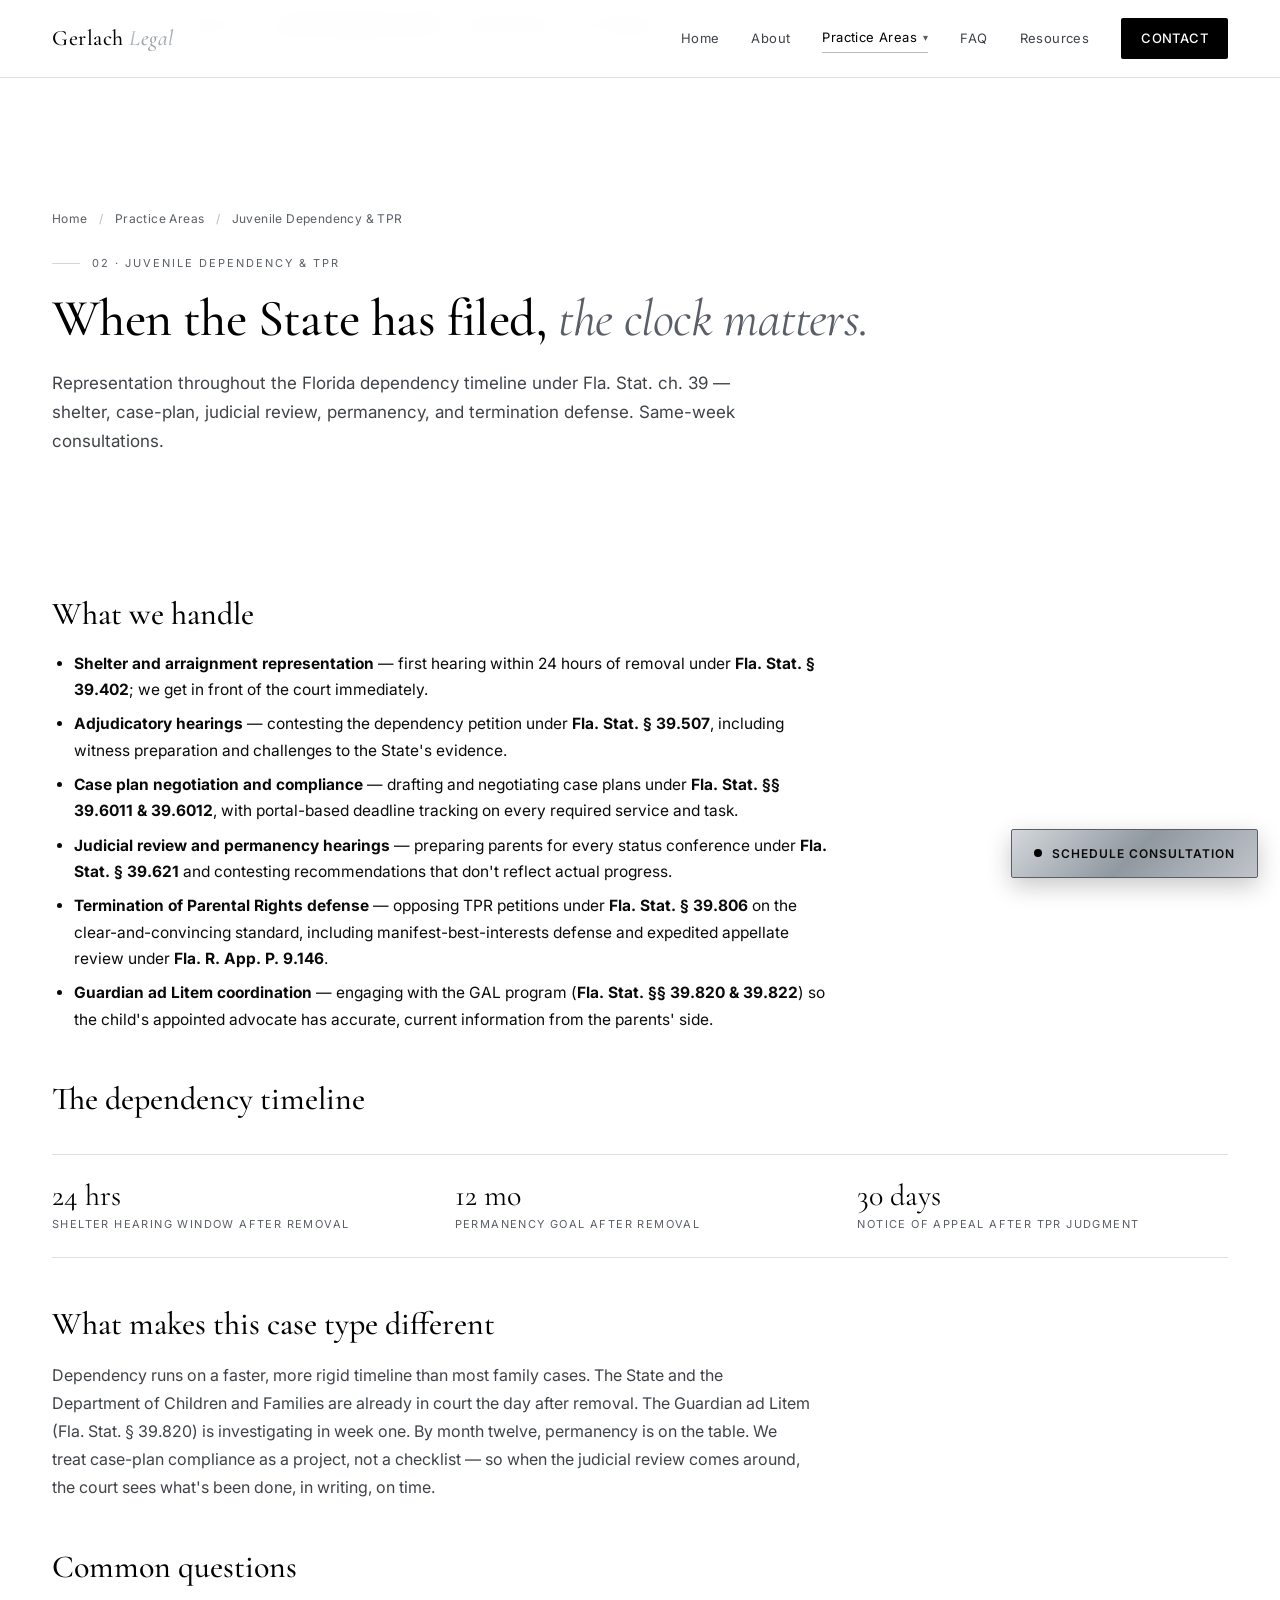
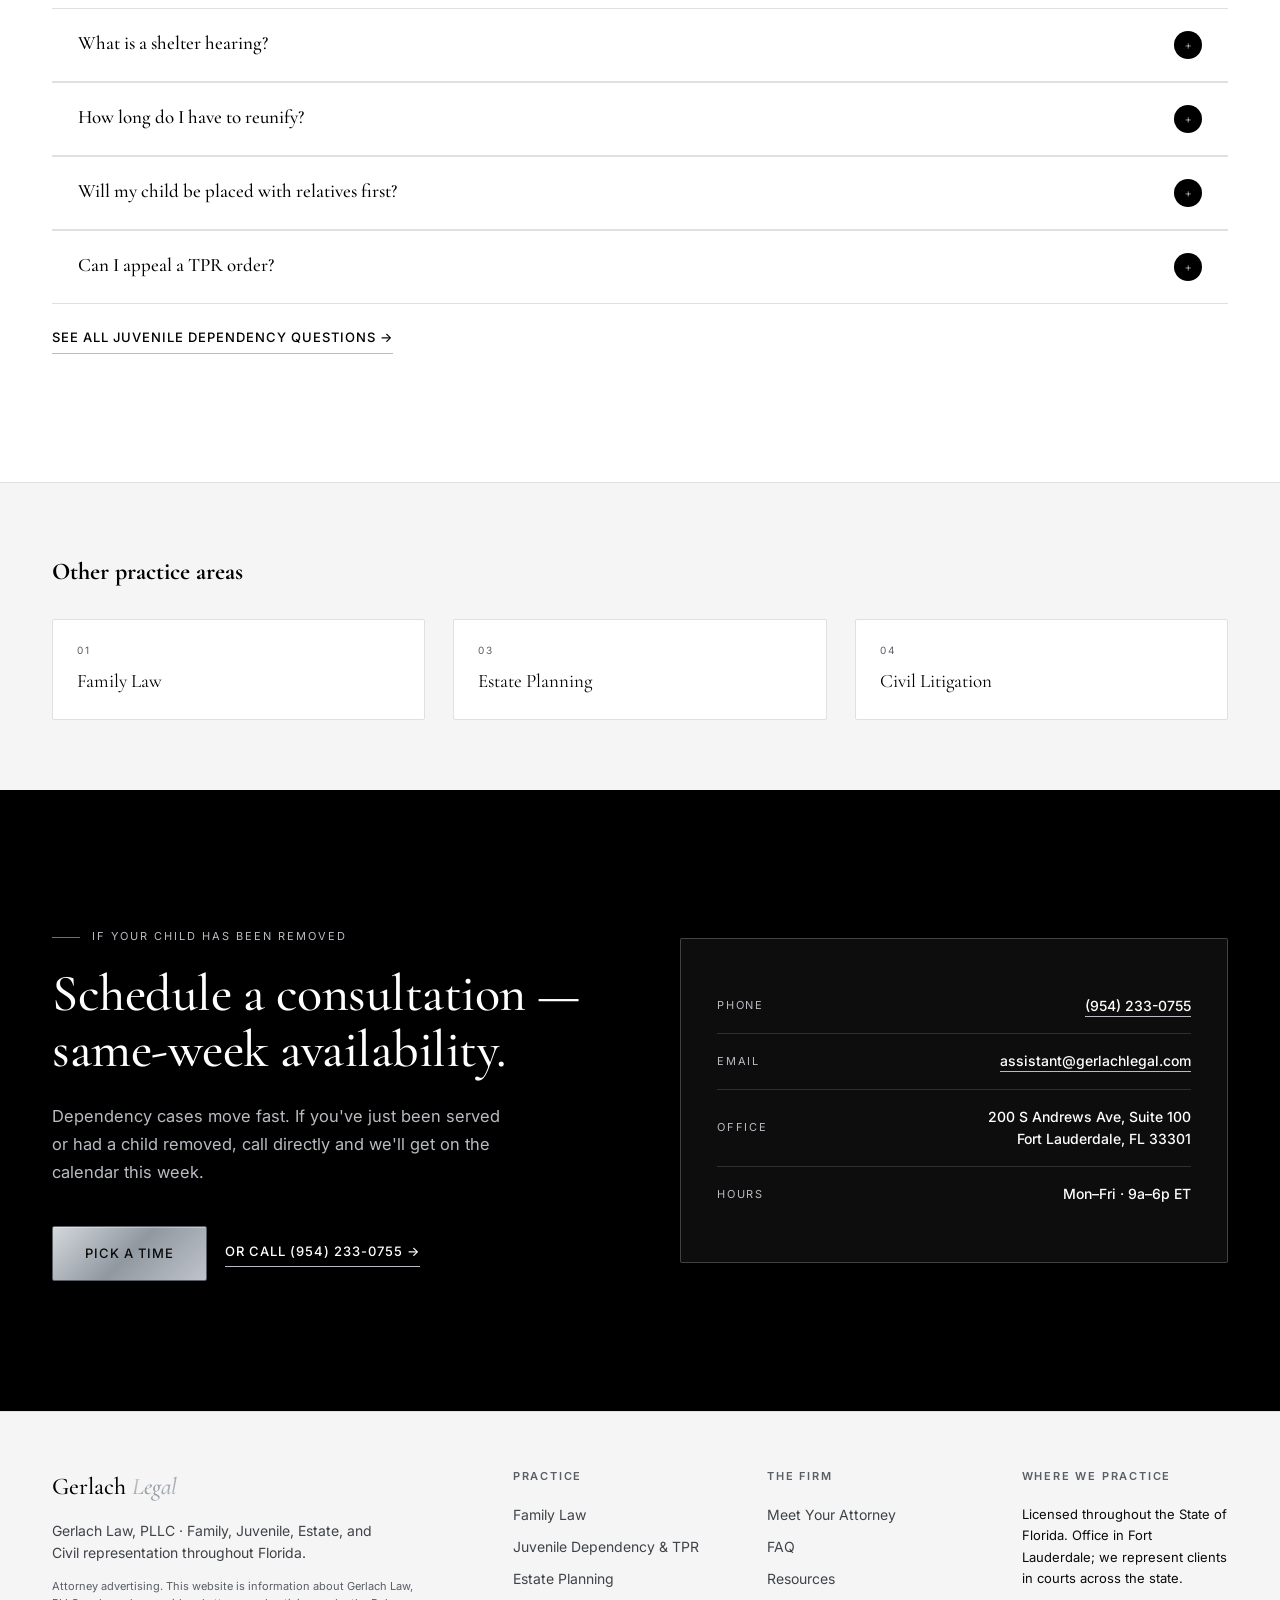
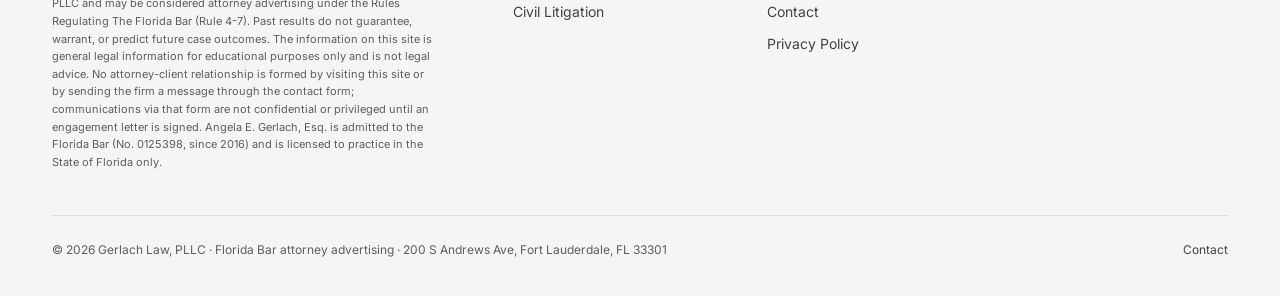
<file: practice/juvenile-dependency/index.html>
<!DOCTYPE html>
<html lang="en">
<head>
<meta charset="UTF-8">
<meta name="viewport" content="width=device-width, initial-scale=1.0">
<link rel="icon" href="/favicon.svg" type="image/svg+xml">
<title>Juvenile Dependency &amp; TPR Defense throughout Florida | Gerlach Legal</title>
<meta name="description" content="Florida juvenile dependency representation under Fla. Stat. ch. 39 — shelter, case-plan compliance, judicial review, permanency, and TPR defense throughout Florida.">
<link rel="canonical" href="https://gerlachlegal.com/practice/juvenile-dependency/">

<meta property="og:type" content="article">
<meta property="og:title" content="Juvenile Dependency &amp; TPR — Gerlach Legal">
<meta property="og:description" content="Representation under Fla. Stat. ch. 39 from shelter through permanency.">
<meta property="og:url" content="https://gerlachlegal.com/practice/juvenile-dependency/">
<meta property="og:image" content="https://gerlachlegal.com/assets/img/social-card.png">
<meta name="twitter:card" content="summary_large_image">
<meta name="twitter:title" content="Juvenile Dependency &amp; TPR — Gerlach Legal">
<meta name="twitter:description" content="Representation under Fla. Stat. ch. 39 from shelter through permanency.">
<meta name="twitter:image" content="https://gerlachlegal.com/assets/img/social-card.png">

<link rel="preconnect" href="https://fonts.googleapis.com">
<link rel="preconnect" href="https://fonts.gstatic.com" crossorigin>
<link href="https://fonts.googleapis.com/css2?family=Cormorant+Garamond:ital,wght@0,300;0,400;0,500;0,600;0,700;1,400;1,500&family=Inter:wght@300;400;500;600;700&family=Playfair+Display:ital,wght@0,400;0,500;0,600;0,700;1,400;1,500&display=swap" rel="stylesheet">
<link rel="stylesheet" href="../../assets/css/main.css">

<script type="application/ld+json">
{"@context":"https://schema.org","@type":"Service","name":"Juvenile Dependency and TPR Defense","provider":{"@id":"https://gerlachlegal.com/#business"},"areaServed":{"@type":"AdministrativeArea","name":"Florida"},"serviceType":["Shelter and arraignment representation","Adjudicatory hearings","Case plan negotiation and compliance","Judicial review and permanency hearings","Termination of Parental Rights defense","Guardian ad Litem coordination"]}
</script>
<script type="application/ld+json">
{"@context":"https://schema.org","@type":"BreadcrumbList","itemListElement":[{"@type":"ListItem","position":1,"name":"Home","item":"https://gerlachlegal.com/"},{"@type":"ListItem","position":2,"name":"Practice Areas","item":"https://gerlachlegal.com/practice/"},{"@type":"ListItem","position":3,"name":"Juvenile Dependency","item":"https://gerlachlegal.com/practice/juvenile-dependency/"}]}
</script>
</head>
<body class="no-banner">

<a href="#main" class="skip-link">Skip to main content</a>

<nav class="site-nav" aria-label="Primary">
  <div class="nav-inner">
    <a href="../../" class="nav-brand">Gerlach <em>Legal</em></a>
    <button class="nav-toggle" aria-controls="primary-menu" aria-expanded="false" aria-label="Open menu">
      <span></span><span></span><span></span>
    </button>
    <div class="nav-links" id="primary-menu">
      <a href="../../">Home</a>
      <a href="../../about/">About</a>
      <div class="has-dropdown is-active">
        <a href="../../practice/" class="dropdown-trigger is-active" aria-haspopup="true" aria-expanded="false">Practice Areas <span class="caret" aria-hidden="true">&#9662;</span></a>
        <div class="dropdown" role="menu" aria-label="Practice Areas">
          <a role="menuitem" href="../../practice/family-law/">Family Law</a>
          <a role="menuitem" href="../../practice/juvenile-dependency/">Juvenile Dependency</a>
          <a role="menuitem" href="../../practice/estate-planning/">Estate Planning</a>
          <a role="menuitem" href="../../practice/civil-litigation/">Civil Litigation</a>
        </div>
      </div>
      <a href="../../faq/">FAQ</a>
      <a href="../../resources/">Resources</a>
      <a href="../../contact/" class="nav-cta">Contact</a>
    </div>
  </div>
</nav>

<div class="subnav-areas" aria-label="Practice areas">
  <div class="subnav-areas-inner">
    <span class="lbl">Practice areas</span>
    <a href="../family-law/">Family Law</a>
    <a href="../juvenile-dependency/" class="is-active">Juvenile Dependency &amp; TPR</a>
    <a href="../estate-planning/">Estate Planning</a>
    <a href="../civil-litigation/">Civil Litigation</a>
  </div>
</div>

<main id="main">

<section class="page-hero">
  <div class="wrap">
    <div class="breadcrumbs"><a href="../../">Home</a> <span class="sep">/</span> <a href="../../practice/">Practice Areas</a> <span class="sep">/</span> Juvenile Dependency &amp; TPR</div>
    <div class="section-eyebrow">02 · Juvenile Dependency &amp; TPR</div>
    <h1>When the State has filed, <em>the clock matters.</em></h1>
    <p class="lede">Representation throughout the Florida dependency timeline under Fla. Stat. ch. 39 — shelter, case-plan, judicial review, permanency, and termination defense. Same-week consultations.</p>
  </div>
</section>

<section class="service-detail">
  <div class="wrap">
    <h2>What we handle</h2>
    <!-- Subcategories expanded 2026-04-27 per Angela's 4/23 22:08 request to add examples.
         Citations verified against Fla. Stat. ch. 39 and Fla. R. App. P. 9.146 — see comms/v4-research-sources-2026-04-27.md. -->
    <ul>
      <li><strong>Shelter and arraignment representation</strong> — first hearing within 24 hours of removal under <strong>Fla. Stat. § 39.402</strong>; we get in front of the court immediately.</li>
      <li><strong>Adjudicatory hearings</strong> — contesting the dependency petition under <strong>Fla. Stat. § 39.507</strong>, including witness preparation and challenges to the State's evidence.</li>
      <li><strong>Case plan negotiation and compliance</strong> — drafting and negotiating case plans under <strong>Fla. Stat. §§ 39.6011 &amp; 39.6012</strong>, with portal-based deadline tracking on every required service and task.</li>
      <li><strong>Judicial review and permanency hearings</strong> — preparing parents for every status conference under <strong>Fla. Stat. § 39.621</strong> and contesting recommendations that don't reflect actual progress.</li>
      <li><strong>Termination of Parental Rights defense</strong> — opposing TPR petitions under <strong>Fla. Stat. § 39.806</strong> on the clear-and-convincing standard, including manifest-best-interests defense and expedited appellate review under <strong>Fla. R. App. P. 9.146</strong>.</li>
      <li><strong>Guardian ad Litem coordination</strong> — engaging with the GAL program (<strong>Fla. Stat. §§ 39.820 &amp; 39.822</strong>) so the child's appointed advocate has accurate, current information from the parents' side.</li>
    </ul>

    <h2>The dependency timeline</h2>
    <div class="stat-row">
      <div class="stat"><div class="big">24 hrs</div><div class="lbl">Shelter hearing window after removal</div></div>
      <div class="stat"><div class="big">12 mo</div><div class="lbl">Permanency goal after removal</div></div>
      <div class="stat"><div class="big">30 days</div><div class="lbl">Notice of appeal after TPR judgment</div></div>
    </div>

    <h2>What makes this case type different</h2>
    <p>Dependency runs on a faster, more rigid timeline than most family cases. The State and the Department of Children and Families are already in court the day after removal. The Guardian ad Litem (Fla. Stat. § 39.820) is investigating in week one. By month twelve, permanency is on the table. We treat case-plan compliance as a project, not a checklist — so when the judicial review comes around, the court sees what's been done, in writing, on time.</p>

    <h2>Common questions</h2>
    <div class="faq-list" style="margin-top: 22px;">
      <details class="faq-item"><summary><h4>What is a shelter hearing?</h4><span class="toggle">+</span></summary><div class="answer"><p>A shelter hearing is the first court hearing in a Florida dependency case after a child is removed from their home. Under Fla. Stat. § 39.402, it generally occurs within 24 hours of removal to decide whether the child should remain out of the home pending further proceedings.</p></div></details>
      <details class="faq-item"><summary><h4>How long do I have to reunify?</h4><span class="toggle">+</span></summary><div class="answer"><p>Florida's permanency goal is generally reunification within 12 months of removal. After that, the court may consider permanency alternatives such as guardianship, adoption, or termination of parental rights.</p></div></details>
      <details class="faq-item"><summary><h4>Will my child be placed with relatives first?</h4><span class="toggle">+</span></summary><div class="answer"><p>Yes — Florida's dependency law gives a strong preference to placing a removed child with a fit and willing relative or a non-relative with a close relationship before considering licensed foster care.</p></div></details>
      <details class="faq-item"><summary><h4>Can I appeal a TPR order?</h4><span class="toggle">+</span></summary><div class="answer"><p>Yes. A final judgment terminating parental rights is appealable to the appropriate Florida District Court of Appeal. The notice of appeal must be filed within 30 days of the order; deadlines in dependency appeals are strictly enforced.</p></div></details>
    </div>
    <p style="margin-top: 18px;"><a href="../../faq/#juvenile" class="btn-text">See all juvenile dependency questions →</a></p>
  </div>
</section>

<section class="cross-areas">
  <div class="wrap">
    <h3>Other practice areas</h3>
    <div class="cross-areas-grid">
      <a class="cross-areas-card" href="../family-law/"><div class="lbl">01</div><div class="name">Family Law</div></a>
      <a class="cross-areas-card" href="../estate-planning/"><div class="lbl">03</div><div class="name">Estate Planning</div></a>
      <a class="cross-areas-card" href="../civil-litigation/"><div class="lbl">04</div><div class="name">Civil Litigation</div></a>
    </div>
  </div>
</section>

<section class="contact">
  <div class="wrap">
    <div class="contact-inner">
      <div>
        <div class="section-eyebrow" style="color: var(--gold);">If your child has been removed</div>
        <h2>Schedule a consultation — same-week availability.</h2>
        <p class="lede">Dependency cases move fast. If you've just been served or had a child removed, call directly and we'll get on the calendar this week.</p>
        <div class="contact-cta-row">
          <a href="../../contact/" class="btn-primary">Pick a time</a>
          <a href="tel:+19542330755" class="btn-text">Or call (954) 233-0755 →</a>
        </div>
      </div>
      <address class="contact-card" style="font-style: normal;">
        <div class="row"><span class="lbl">Phone</span><span class="val"><a href="tel:+19542330755">(954) 233-0755</a></span></div>
        <div class="row"><span class="lbl">Email</span><span class="val"><a href="mailto:assistant@gerlachlegal.com">assistant@gerlachlegal.com</a></span></div>
        <div class="row"><span class="lbl">Office</span><span class="val">200 S Andrews Ave, Suite 100<br>Fort Lauderdale, FL 33301</span></div>
        <div class="row"><span class="lbl">Hours</span><span class="val">Mon–Fri · 9a–6p ET</span></div>
      </address>
    </div>
  </div>
</section>

</main>

<footer>
  <div class="wrap">
    <div class="foot-grid">
      <div>
        <div class="foot-brand">Gerlach <em>Legal</em></div>
        <div class="foot-brand-tag">Gerlach Law, PLLC · Family, Juvenile, Estate, and Civil representation throughout Florida.</div>
        <!-- FL Bar Rule 4-7.13 advertising compliance disclaimer - applied 2026-04-27 -->
        <div class="foot-legal">Attorney advertising. This website is information about Gerlach Law, PLLC and may be considered attorney advertising under the Rules Regulating The Florida Bar (Rule 4-7). Past results do not guarantee, warrant, or predict future case outcomes. The information on this site is general legal information for educational purposes only and is not legal advice. No attorney-client relationship is formed by visiting this site or by sending the firm a message through the contact form; communications via that form are not confidential or privileged until an engagement letter is signed. Angela E. Gerlach, Esq. is admitted to the Florida Bar (No. 0125398, since 2016) and is licensed to practice in the State of Florida only.</div>
      </div>
      <div><h5>Practice</h5><ul>
        <li><a href="../family-law/">Family Law</a></li>
        <li><a href="../juvenile-dependency/">Juvenile Dependency &amp; TPR</a></li>
        <li><a href="../estate-planning/">Estate Planning</a></li>
        <li><a href="../civil-litigation/">Civil Litigation</a></li>
      </ul></div>
      <div><h5>The Firm</h5><ul>
        <li><a href="../../about/">Meet Your Attorney</a></li>
        <li><a href="../../faq/">FAQ</a></li>
        <li><a href="../../resources/">Resources</a></li>
        <li><a href="../../contact/">Contact</a></li>
        <li><a href="../../privacy/">Privacy Policy</a></li>
      </ul></div>
      <div><h5>Where we practice</h5>
        <p style="font-size:13px;line-height:1.65;color:var(--muted);margin:0;">Licensed throughout the State of Florida. Office in Fort Lauderdale; we represent clients in courts across the state.</p></div>
    </div>
    <div class="foot-bottom">
      <div>© 2026 Gerlach Law, PLLC · Florida Bar attorney advertising · 200 S Andrews Ave, Fort Lauderdale, FL 33301</div>
      <div><a href="../../contact/">Contact</a></div>
    </div>
  </div>
</footer>

<a href="../../contact/" class="float-cta" aria-label="Schedule a free consultation">
  <span class="dot" aria-hidden="true"></span>
  Schedule Consultation
</a>

<script src="../../assets/js/nav.js" defer></script>
<script src="/analytics.js" defer></script>
</body>
</html>
</file>
<file: assets/css/main.css>
/* ============================================================
   Gerlach Legal — shared stylesheet (Black + White + Silver)
   Updated 2026-04-27: pivoted from Silver Counsel (cream/charcoal/blush)
   per Angela's partner 4/26 21:30-21:37 iMessage: "It's still cream and
   brown? And also dark blocks of color…don't want that" → Evans response
   "Going black and white with touches of silver for the lettering."
   v3 retains the previous palette as a fallback. Variable names
   (--charcoal, --cream, --gold, --espresso, --blush) are kept as
   aliases for backward-compat — existing class rules across the HTML
   still reference them but resolve to the new B&W+silver values.
   ============================================================ */

:root {
  /* Black + White + Silver — primary tokens (replaces Silver Counsel) */
  --charcoal: #000000;             /* was #2C2D33 — pivoted 2026-04-27 */
  --charcoal-soft: #141414;        /* was #353940 — pivoted 2026-04-27 */
  --cream: #FFFFFF;                /* was #F5F0E6 — pivoted 2026-04-27 */
  --bone: #F5F5F5;                 /* was #FAF5EB — light gray for inset cards */

  /* Cool silver — replaces warm cream-silver for buttons, dividers, badges. */
  --silver: #B8BCC2;               /* was #B8B4AC — pivoted to cool silver */
  --silver-grad: linear-gradient(135deg, #D4D8DC 0%, #9098A0 50%, #C0C4CA 100%);
  --silver-deep: #5A5E66;          /* was #9A968E — darker cool slate, AA-passing for text */

  /* Cool silver — italic display heading accent ("Legal", "come first.") */
  --silver-cool: #5A5E66;          /* was #8A8E96 — AA-passing on white for accent text */
  --silver-cool-grad: linear-gradient(135deg, #D4D8DC 0%, #9098A0 50%, #C0C4CA 100%);

  /* Backward-compat: --gold / --gold-dark resolve to cool silver tones.
     All existing var(--gold) references across the codebase pick up the new palette. */
  --gold: var(--silver);
  --gold-dark: var(--silver-deep);

  /* Blush eliminated per palette pivot — kept as alias to neutral cool tones
     so any lingering var(--blush) references resolve safely. */
  --blush: #C0C4CA;                /* was #E8C5B8 — repurposed to lighter cool silver */
  --blush-soft: #F5F5F5;           /* was #F4DFD6 */

  /* Text */
  --text: #0A0A0A;                 /* was #1A1A1A — softened near-black for less harsh */
  --text-soft: #3F4348;            /* was #5C4E42 — neutral dark gray for muted body */
  --taupe: #5A5E66;                /* was #8B7D6B — cool slate replaces warm taupe */
  --taupe-light: #B8BCC2;          /* was #C7BDB0 — cool silver for muted text on dark */
  --border: #E0E0E0;               /* was #E4DBCA — neutral light border */

  /* Backward-compat aliases (existing classes still reference --espresso) */
  --espresso: var(--charcoal);
  --espresso-soft: var(--charcoal-soft);
}

* { margin: 0; padding: 0; box-sizing: border-box; }
html { scroll-behavior: smooth; }
body { font-family: 'Inter', -apple-system, BlinkMacSystemFont, sans-serif; color: var(--text); background: var(--cream); line-height: 1.6; font-size: 16px; -webkit-font-smoothing: antialiased; }
.serif { font-family: 'Cormorant Garamond', 'Times New Roman', serif; font-weight: 500; }
img { max-width: 100%; display: block; }
a { color: inherit; text-decoration: none; }
.wrap { max-width: 1240px; margin: 0 auto; padding: 0 32px; }
@media (max-width: 640px) { .wrap { padding: 0 22px; } }

/* Skip link for accessibility */
.skip-link { position: absolute; left: -9999px; top: 0; background: var(--espresso); color: var(--cream); padding: 10px 16px; z-index: 200; }
.skip-link:focus { left: 12px; top: 12px; }

/* Silver-cool gradient — italic display words ("Legal", "come first.").
   This is the brighter "metallic silver" pop tone Angela called out. */
.silver-accent,
.nav-brand em,
.hero h1 em,
.section-title em,
.about-body h2 em,
.contact h2 em,
.foot-brand em,
.coming-soon h1 em,
.notfound h1 em,
.how .section-title em {
  background: var(--silver-cool-grad);
  -webkit-background-clip: text;
  background-clip: text;
  color: transparent;
  -webkit-text-fill-color: transparent;
}
@supports not ((-webkit-background-clip: text) or (background-clip: text)) {
  .silver-accent,
  .nav-brand em,
  .hero h1 em,
  .section-title em,
  .about-body h2 em,
  .contact h2 em,
  .foot-brand em,
  .coming-soon h1 em,
  .notfound h1 em,
  .how .section-title em {
    background: none;
    color: var(--silver-cool);
    -webkit-text-fill-color: initial;
  }
}

/* Silver-grad CTA — replaces warm-gold buttons.
   Use on .btn-primary inside .contact and on .float-cta. */
.btn-silver,
.contact .btn-primary,
.float-cta {
  background: var(--silver-grad) !important;
  color: #0A0A0A !important;
  border: 1px solid var(--silver-deep);
  box-shadow: inset 0 1px 0 rgba(255,255,255,0.35);
}
.btn-silver:hover,
.contact .btn-primary:hover,
.float-cta:hover {
  background: var(--silver-cool-grad) !important;
  color: #0A0A0A !important;
}

/* Silver hairline rule — replaces gold rule dividers under section eyebrows. */
.section-eyebrow::before,
.hero-eyebrow::before {
  background-color: var(--silver) !important;
  background-image: none !important;
  opacity: 0.6;
}

/* Focus ring — silver-cool */
a:focus-visible,
button:focus-visible,
.dropdown-trigger:focus-visible,
.nav-toggle:focus-visible {
  outline: 2px solid var(--silver-cool);
  outline-offset: 3px;
  border-radius: 2px;
}

/* Nav */
nav.site-nav { position: fixed; top: 0; left: 0; right: 0; z-index: 100; background: rgba(255, 255, 255, 0.96); backdrop-filter: blur(12px); -webkit-backdrop-filter: blur(12px); border-bottom: 1px solid var(--border); }
.nav-inner { display: flex; align-items: center; justify-content: space-between; padding: 18px 32px; max-width: 1240px; margin: 0 auto; gap: 16px; }
.nav-brand { font-family: 'Cormorant Garamond', serif; font-size: 22px; font-weight: 500; letter-spacing: 0.5px; color: var(--espresso); flex-shrink: 0; }
.nav-brand em { font-style: italic; }
.nav-links { display: flex; gap: 32px; align-items: center; }
.nav-links > a, .nav-links .dropdown-trigger { font-size: 13px; letter-spacing: 0.4px; color: var(--text-soft); transition: color 0.2s; cursor: pointer; }
.nav-links > a:hover, .nav-links .dropdown-trigger:hover { color: var(--espresso); }
.nav-links > a.is-active, .nav-links .dropdown-trigger.is-active { color: var(--espresso); border-bottom: 1px solid var(--gold); padding-bottom: 4px; }
.nav-cta { padding: 10px 20px; background: var(--espresso); color: var(--cream) !important; border-radius: 2px; font-size: 12px; letter-spacing: 0.8px; text-transform: uppercase; font-weight: 500; transition: background 0.2s; }
.nav-cta:hover { background: var(--espresso-soft); color: var(--gold) !important; }
.nav-cta.is-active { color: var(--gold) !important; border-bottom: none; padding-bottom: 10px; }

/* Practice Areas dropdown — pure CSS hover/focus on desktop */
.has-dropdown { position: relative; }
.has-dropdown .dropdown-trigger { display: inline-flex; align-items: center; gap: 6px; background: none; border: 0; padding: 0; font-family: inherit; font-size: 13px; letter-spacing: 0.4px; color: var(--text-soft); }
.has-dropdown .caret { font-size: 10px; line-height: 1; transition: transform 0.2s; color: var(--gold-dark); }
.dropdown { position: absolute; top: calc(100% + 14px); left: 50%; transform: translateX(-50%) translateY(-6px); min-width: 220px; background: #000000; border-radius: 4px; padding: 8px 0; box-shadow: 0 8px 24px rgba(0,0,0,0.28); opacity: 0; visibility: hidden; transition: opacity 0.18s, transform 0.18s, visibility 0.18s; z-index: 110; }
.dropdown::before { content: ""; position: absolute; top: -10px; left: 0; right: 0; height: 14px; background: transparent; }
.dropdown a { display: block; padding: 10px 22px; font-size: 13px; color: #FFFFFF; letter-spacing: 0.3px; border-bottom: 1px solid transparent; transition: color 0.15s, border-color 0.15s; }
.dropdown a:hover, .dropdown a:focus-visible { color: #FFFFFF; border-bottom-color: var(--silver); }
.has-dropdown:hover > .dropdown,
.has-dropdown:focus-within > .dropdown { opacity: 1; visibility: visible; transform: translateX(-50%) translateY(0); }
.has-dropdown:hover .caret,
.has-dropdown:focus-within .caret { transform: rotate(180deg); }

/* Hamburger toggle — hidden on desktop */
.nav-toggle { display: none; background: transparent; border: 0; cursor: pointer; padding: 8px; margin-left: auto; }
.nav-toggle span { display: block; width: 22px; height: 2px; background: var(--espresso); margin: 4px 0; transition: transform 0.2s, opacity 0.2s; }
.nav-toggle[aria-expanded="true"] span:nth-child(1) { transform: translateY(6px) rotate(45deg); }
.nav-toggle[aria-expanded="true"] span:nth-child(2) { opacity: 0; }
.nav-toggle[aria-expanded="true"] span:nth-child(3) { transform: translateY(-6px) rotate(-45deg); }

/* Mobile: hamburger + accordion */
@media (max-width: 768px) {
  .nav-inner { padding: 14px 22px; flex-wrap: wrap; }
  .nav-toggle { display: block; }
  .nav-links { display: none; flex-direction: column; align-items: stretch; gap: 0; width: 100%; padding: 14px 0 8px; border-top: 1px solid var(--border); margin-top: 12px; }
  .nav-links.is-open { display: flex; }
  .nav-links > a, .nav-links .dropdown-trigger { padding: 12px 4px; width: 100%; }
  .nav-cta { padding: 12px 18px; text-align: center; margin-top: 10px; }
  .has-dropdown { width: 100%; }
  .has-dropdown .dropdown-trigger { width: 100%; justify-content: space-between; }
  .dropdown { position: static; transform: none; opacity: 1; visibility: hidden; min-width: 0; max-height: 0; overflow: hidden; box-shadow: none; padding: 0; transition: max-height 0.25s, visibility 0.25s; background: var(--bone); border-radius: 2px; margin: 4px 0 8px; }
  .has-dropdown.is-expanded .dropdown { visibility: visible; max-height: 400px; padding: 6px 0; }
  .has-dropdown.is-expanded .caret { transform: rotate(180deg); }
  .dropdown a { color: var(--text-soft); padding: 10px 18px; }
  .dropdown a:hover, .dropdown a:focus-visible { color: var(--espresso); border-bottom-color: var(--gold); }
  .has-dropdown:hover > .dropdown,
  .has-dropdown:focus-within > .dropdown { opacity: 1; visibility: hidden; transform: none; }
  .has-dropdown.is-expanded:hover > .dropdown,
  .has-dropdown.is-expanded:focus-within > .dropdown { visibility: visible; }
}

/* Phase B teaser banner (dismissable) */
.phase-banner { background: var(--bone); border-bottom: 1px solid var(--border); padding: 14px 0; position: relative; z-index: 80; margin-top: 67px; }
.phase-banner-inner { display: flex; align-items: center; justify-content: space-between; gap: 16px; padding: 0 32px; max-width: 1240px; margin: 0 auto; }
.phase-banner-msg { font-size: 13.5px; color: var(--text-soft); line-height: 1.5; }
.phase-banner-msg strong { color: var(--espresso); }
.phase-banner-close { background: transparent; border: 1px solid var(--border); color: var(--text-soft); padding: 6px 12px; font-size: 11px; letter-spacing: 0.6px; text-transform: uppercase; cursor: pointer; border-radius: 2px; transition: background 0.15s, color 0.15s; }
.phase-banner-close:hover { background: var(--espresso); color: var(--cream); border-color: var(--espresso); }
.phase-banner.is-hidden { display: none; }
@media (max-width: 640px) { .phase-banner-msg { font-size: 12.5px; } .phase-banner-inner { padding: 0 22px; } }

/* Page-top spacing when no banner is present */
body.no-banner main { margin-top: 67px; }

/* Hero */
.hero { padding: 110px 0 110px; position: relative; overflow: hidden; }
.hero.hero-home { padding: 80px 0 110px; }
.hero-grid { display: grid; grid-template-columns: 1.15fr 1fr; gap: 80px; align-items: center; }
.hero-eyebrow { display: inline-flex; align-items: center; gap: 12px; font-size: 11px; letter-spacing: 2px; text-transform: uppercase; color: var(--gold-dark); margin-bottom: 32px; }
.hero-eyebrow::before { content: ""; width: 28px; height: 1px; background: var(--gold); }
.hero h1 { font-family: 'Cormorant Garamond', serif; font-size: 64px; line-height: 1.05; font-weight: 500; color: var(--espresso); letter-spacing: -1px; margin-bottom: 28px; }
.hero h1 em { font-style: italic; color: var(--gold-dark); font-weight: 400; }
.hero p.lede { font-size: 17px; line-height: 1.7; color: var(--text-soft); max-width: 560px; margin-bottom: 36px; }
.hero-ctas { display: flex; gap: 18px; align-items: center; flex-wrap: wrap; margin-bottom: 24px; }
.btn-primary { padding: 16px 32px; background: var(--espresso); color: var(--cream); font-size: 13px; letter-spacing: 1px; text-transform: uppercase; font-weight: 500; border-radius: 2px; transition: background 0.2s; border: none; cursor: pointer; display: inline-block; }
.btn-primary:hover { background: var(--espresso-soft); }
.btn-text { font-size: 13px; letter-spacing: 1px; text-transform: uppercase; font-weight: 500; color: var(--espresso); border-bottom: 1px solid var(--gold); padding-bottom: 4px; transition: color 0.2s; display: inline-block; }
.btn-text:hover { color: var(--gold-dark); }
.hero-trust { font-size: 12px; letter-spacing: 0.4px; color: var(--text-soft); display: flex; gap: 18px; align-items: center; flex-wrap: wrap; }
.hero-trust span::before { content: "· "; color: var(--gold); margin-right: 8px; }
.hero-trust span:first-child::before { content: ""; margin-right: 0; }

.hero-visual { position: relative; }
.hero-photo { aspect-ratio: 4/5; width: 100%; border-radius: 2px; overflow: hidden; background: linear-gradient(135deg, #1A1A1A 0%, #3F4348 40%, #6E747C 100%); position: relative; } /* warm placeholder gradient pivoted to cool grayscale 2026-04-27 */
.hero-photo::after { content: ""; position: absolute; inset: 0; background: radial-gradient(ellipse at 30% 20%, rgba(216,220,224,0.25) 0%, transparent 50%), radial-gradient(ellipse at 70% 70%, rgba(144,152,160,0.2) 0%, transparent 45%); }
.hero-photo-label { position: absolute; bottom: 20px; left: 20px; background: rgba(0,0,0,0.75); color: var(--cream); padding: 8px 14px; font-size: 10px; letter-spacing: 1.5px; text-transform: uppercase; border-radius: 2px; }
.hero-photo-caption { position: absolute; bottom: -28px; left: -28px; background: var(--cream); padding: 22px 28px; max-width: 280px; border-left: 2px solid var(--gold); }
.hero-photo-caption .kicker { font-size: 10px; letter-spacing: 1.8px; text-transform: uppercase; color: var(--gold-dark); margin-bottom: 6px; }
.hero-photo-caption p { font-family: 'Cormorant Garamond', serif; font-size: 18px; line-height: 1.35; color: var(--espresso); font-style: italic; }
@media (max-width: 900px) { .hero { padding: 80px 0 70px; } .hero.hero-home { padding: 56px 0 70px; } .hero-grid { grid-template-columns: 1fr; gap: 56px; } .hero h1 { font-size: 42px; } .hero-visual { max-width: 420px; } .hero-trust { font-size: 11px; } }

/* Page hero (smaller, used on inner pages) */
.page-hero { padding: 90px 0 60px; }
.page-hero h1 { font-family: 'Cormorant Garamond', serif; font-size: 52px; line-height: 1.05; font-weight: 500; color: var(--espresso); letter-spacing: -0.6px; margin-bottom: 22px; max-width: 820px; }
.page-hero h1 em { font-style: italic; color: var(--gold-dark); font-weight: 400; }
.page-hero p.lede { font-size: 17px; line-height: 1.7; color: var(--text-soft); max-width: 720px; }
.page-hero .breadcrumbs { font-size: 12px; letter-spacing: 0.4px; color: var(--taupe); margin-bottom: 18px; }
.page-hero .breadcrumbs a { border-bottom: 1px solid transparent; }
.page-hero .breadcrumbs a:hover { border-color: var(--gold); }
.page-hero .breadcrumbs .sep { margin: 0 8px; color: var(--taupe-light); }
@media (max-width: 780px) { .page-hero { padding: 50px 0 40px; } .page-hero h1 { font-size: 36px; } }

/* Promise strip */
.promise { background: var(--espresso); color: var(--cream); padding: 56px 0; }
.promise-grid { display: grid; grid-template-columns: repeat(3, 1fr); gap: 64px; }
.promise-item .num { font-family: 'Cormorant Garamond', serif; font-size: 40px; color: var(--gold); line-height: 1; margin-bottom: 14px; font-style: italic; }
.promise-item h3 { font-size: 13px; letter-spacing: 1.5px; text-transform: uppercase; color: var(--gold); margin-bottom: 10px; font-weight: 500; }
.promise-item p { font-size: 15px; line-height: 1.65; color: var(--taupe-light); }
@media (max-width: 780px) { .promise-grid { grid-template-columns: 1fr; gap: 36px; } .promise { padding: 44px 0; } }

/* Section base */
section.content { padding: 110px 0; }
.section-eyebrow { display: inline-flex; align-items: center; gap: 12px; font-size: 11px; letter-spacing: 2px; text-transform: uppercase; color: var(--gold-dark); margin-bottom: 20px; }
.section-eyebrow::before { content: ""; width: 28px; height: 1px; background: var(--gold); }
.section-title { font-family: 'Cormorant Garamond', serif; font-size: 48px; line-height: 1.1; font-weight: 500; color: var(--espresso); letter-spacing: -0.5px; margin-bottom: 24px; max-width: 780px; }
.section-title em { font-style: italic; color: var(--gold-dark); }
.section-lede { font-size: 17px; line-height: 1.7; color: var(--text-soft); max-width: 700px; }

.quick-answer { background: var(--bone); border-left: 3px solid var(--gold); padding: 22px 26px; margin: 28px 0; max-width: 720px; }
.quick-answer .kicker { font-size: 10px; letter-spacing: 1.8px; text-transform: uppercase; color: var(--gold-dark); margin-bottom: 8px; font-weight: 600; }
.quick-answer p { font-size: 15px; line-height: 1.7; color: var(--text); }

/* Placeholder block */
.placeholder-block { background: rgba(184,188,194,0.08); border: 1px dashed var(--gold-dark); border-radius: 2px; padding: 28px 30px; margin: 24px 0; max-width: 760px; }
.placeholder-block .tag { display: inline-block; font-size: 10px; letter-spacing: 1.8px; text-transform: uppercase; color: var(--gold-dark); background: var(--cream); padding: 4px 10px; margin-bottom: 14px; font-weight: 600; border-radius: 2px; }
.placeholder-block p { color: var(--taupe); font-size: 15px; line-height: 1.7; font-style: italic; margin-bottom: 12px; }
.placeholder-block p:last-child { margin-bottom: 0; }

/* About */
.about-grid { display: grid; grid-template-columns: 1fr 1.1fr; gap: 80px; align-items: center; }
.about-photo { aspect-ratio: 3/4; border-radius: 2px; overflow: hidden; background: linear-gradient(160deg, #141414 0%, #3F4348 50%, #6E747C 100%); position: relative; } /* warm placeholder gradient pivoted to cool grayscale 2026-04-27 */
.about-photo::after { content: ""; position: absolute; inset: 0; background: radial-gradient(circle at 40% 30%, rgba(255,255,255,0.15) 0%, transparent 60%); }
.about-photo-label { position: absolute; bottom: 20px; left: 20px; background: rgba(0,0,0,0.75); color: var(--cream); padding: 8px 14px; font-size: 10px; letter-spacing: 1.5px; text-transform: uppercase; border-radius: 2px; }
.about-photo-frame { position: absolute; top: -20px; left: -20px; right: 20px; bottom: 20px; border: 1px solid var(--gold); z-index: -1; border-radius: 2px; }
.about-wrap { position: relative; }
.about-body h2 { font-family: 'Cormorant Garamond', serif; font-size: 42px; line-height: 1.1; font-weight: 500; color: var(--espresso); margin-bottom: 28px; letter-spacing: -0.5px; }
.about-body h2 em { font-style: italic; color: var(--gold-dark); }
.about-body p { font-size: 16px; line-height: 1.75; color: var(--text-soft); margin-bottom: 22px; }
.about-credentials { margin-top: 36px; padding-top: 28px; border-top: 1px solid var(--border); display: grid; grid-template-columns: repeat(3, 1fr); gap: 28px; }
.about-credentials .big { font-family: 'Cormorant Garamond', serif; font-size: 26px; color: var(--espresso); line-height: 1.1; font-weight: 500; margin-bottom: 6px; }
.about-credentials .lbl { font-size: 11px; letter-spacing: 1.5px; text-transform: uppercase; color: var(--gold-dark); }
@media (max-width: 900px) { .about-grid { grid-template-columns: 1fr; gap: 48px; } .about-wrap { max-width: 400px; } .section-title, .about-body h2 { font-size: 34px; } }

/* Why Choose */
.whychoose { background: var(--bone); padding: 110px 0; }
.whychoose-head { max-width: 780px; margin-bottom: 56px; }
.whychoose-grid { display: grid; grid-template-columns: repeat(2, 1fr); gap: 36px 56px; }
.whychoose-item { padding-top: 22px; border-top: 1px solid var(--border); position: relative; }
.whychoose-item::before { content: ""; position: absolute; top: -1px; left: 0; width: 36px; height: 1px; background: var(--gold); }
.whychoose-item h3 { font-family: 'Cormorant Garamond', serif; font-size: 22px; font-weight: 500; color: var(--espresso); margin-bottom: 10px; line-height: 1.25; }
.whychoose-item p { font-size: 14.5px; line-height: 1.7; color: var(--text-soft); }
@media (max-width: 780px) { .whychoose { padding: 80px 0; } .whychoose-grid { grid-template-columns: 1fr; gap: 28px; } }

/* Practice areas */
.practice { background: var(--cream); padding: 110px 0; }
.practice-head { display: flex; justify-content: space-between; align-items: flex-end; margin-bottom: 60px; gap: 60px; flex-wrap: wrap; }
.practice-head .section-lede { margin-top: 24px; }
.practice-grid { display: grid; grid-template-columns: repeat(2, 1fr); gap: 48px 56px; }
.practice-card { position: relative; padding-top: 28px; border-top: 1px solid var(--border); }
.practice-card::before { content: ""; position: absolute; top: -1px; left: 0; width: 42px; height: 1px; background: var(--gold); }
.practice-num { font-family: 'Cormorant Garamond', serif; font-size: 13px; letter-spacing: 3px; color: var(--gold-dark); margin-bottom: 14px; }
.practice-card h3 { font-family: 'Cormorant Garamond', serif; font-size: 28px; line-height: 1.2; font-weight: 500; color: var(--espresso); margin-bottom: 12px; letter-spacing: -0.3px; }
.practice-card p.tagline { font-size: 14.5px; line-height: 1.65; color: var(--text-soft); margin-bottom: 18px; }
.practice-card ul.subs { list-style: none; padding: 0; margin: 0 0 22px 0; display: flex; flex-direction: column; gap: 6px; }
.practice-card ul.subs li { font-size: 13.5px; color: var(--text); padding-left: 18px; position: relative; line-height: 1.5; }
.practice-card ul.subs li::before { content: "›"; color: var(--gold-dark); position: absolute; left: 0; top: -1px; font-weight: 600; }
.practice-card a.learn { font-size: 12px; letter-spacing: 1.2px; text-transform: uppercase; color: var(--espresso); font-weight: 500; border-bottom: 1px solid var(--gold); padding-bottom: 3px; transition: color 0.2s; }
.practice-card a.learn:hover { color: var(--gold-dark); }
@media (max-width: 900px) { .practice-head { flex-direction: column; align-items: flex-start; gap: 18px; } .practice-grid { grid-template-columns: 1fr; gap: 40px; } .practice { padding: 80px 0; } }

/* Other practice areas (cross-link strip on detail pages) */
.cross-areas { background: var(--bone); padding: 70px 0; border-top: 1px solid var(--border); }
.cross-areas h3 { font-family: 'Cormorant Garamond', serif; font-size: 24px; color: var(--espresso); margin-bottom: 28px; }
.cross-areas-grid { display: grid; grid-template-columns: repeat(3, 1fr); gap: 28px; }
.cross-areas-card { padding: 22px 24px; background: var(--cream); border: 1px solid var(--border); border-radius: 2px; transition: border-color 0.2s, transform 0.15s; display: block; }
.cross-areas-card:hover { border-color: var(--gold); transform: translateY(-2px); }
.cross-areas-card .lbl { font-size: 10px; letter-spacing: 2px; text-transform: uppercase; color: var(--gold-dark); margin-bottom: 8px; }
.cross-areas-card .name { font-family: 'Cormorant Garamond', serif; font-size: 19px; color: var(--espresso); }
@media (max-width: 780px) { .cross-areas-grid { grid-template-columns: 1fr; gap: 16px; } }

/* Service detail (long-form practice area page) */
.service-detail { padding: 80px 0 110px; }
.service-detail h2 { font-family: 'Cormorant Garamond', serif; font-size: 32px; color: var(--espresso); margin: 48px 0 18px; line-height: 1.15; font-weight: 500; }
.service-detail h2:first-child { margin-top: 0; }
.service-detail h3 { font-family: 'Cormorant Garamond', serif; font-size: 22px; color: var(--espresso); margin: 32px 0 12px; font-weight: 500; }
.service-detail p { font-size: 16px; line-height: 1.75; color: var(--text-soft); margin-bottom: 18px; max-width: 760px; }
.service-detail ul { margin: 12px 0 24px 22px; max-width: 760px; }
.service-detail li { font-size: 15.5px; line-height: 1.7; color: var(--text); margin-bottom: 8px; }
.service-detail .stat-row { display: grid; grid-template-columns: repeat(3, 1fr); gap: 32px; margin: 36px 0 12px; padding: 24px 0; border-top: 1px solid var(--border); border-bottom: 1px solid var(--border); }
.service-detail .stat-row .stat .big { font-family: 'Cormorant Garamond', serif; font-size: 30px; color: var(--espresso); line-height: 1.1; margin-bottom: 4px; }
.service-detail .stat-row .stat .lbl { font-size: 11px; letter-spacing: 1.4px; text-transform: uppercase; color: var(--gold-dark); }
@media (max-width: 780px) { .service-detail .stat-row { grid-template-columns: 1fr; gap: 18px; } }

/* How it works */
.how { background: var(--espresso); color: var(--cream); padding: 110px 0; position: relative; overflow: hidden; }
.how::before { content: ""; position: absolute; top: 0; right: 0; width: 40%; height: 100%; background: linear-gradient(225deg, rgba(184,188,194,0.08) 0%, transparent 60%); pointer-events: none; }
.how .section-eyebrow { color: var(--gold); }
.how .section-eyebrow::before { background: var(--gold); }
.how .section-title { color: var(--cream); }
.how .section-title em { color: var(--gold); }
.how .section-lede { color: var(--taupe-light); }
.how-head { max-width: 780px; margin-bottom: 60px; }
.how-steps { display: grid; grid-template-columns: repeat(3, 1fr); gap: 48px; margin-top: 56px; }
.how-step { padding-top: 28px; border-top: 1px solid rgba(184,188,194,0.3); position: relative; }
.how-step::before { content: ""; position: absolute; top: -1px; left: 0; width: 42px; height: 1px; background: var(--gold); }
.how-step .n { font-family: 'Cormorant Garamond', serif; font-style: italic; font-size: 14px; color: var(--gold); letter-spacing: 2px; margin-bottom: 18px; }
.how-step h3 { font-family: 'Cormorant Garamond', serif; font-size: 24px; line-height: 1.2; font-weight: 500; color: var(--cream); margin-bottom: 14px; }
.how-step p { font-size: 14px; line-height: 1.7; color: var(--taupe-light); }
@media (max-width: 900px) { .how-steps { grid-template-columns: 1fr; gap: 36px; } .how { padding: 80px 0; } }

/* FAQ */
.faq { padding: 110px 0; }
.faq-head { max-width: 800px; margin-bottom: 50px; }
.faq-pa { margin-bottom: 60px; }
.faq-pa-title { font-family: 'Cormorant Garamond', serif; font-size: 28px; color: var(--espresso); margin-bottom: 20px; padding-bottom: 14px; border-bottom: 1px solid var(--border); position: relative; }
.faq-pa-title::after { content: ""; position: absolute; bottom: -1px; left: 0; width: 60px; height: 1px; background: var(--gold); }
.faq-list { display: flex; flex-direction: column; gap: 2px; background: var(--border); border-top: 1px solid var(--border); border-bottom: 1px solid var(--border); }
details.faq-item { background: var(--cream); padding: 22px 26px; cursor: pointer; transition: background 0.2s; }
details.faq-item[open] { background: var(--bone); }
details.faq-item summary { list-style: none; display: flex; justify-content: space-between; align-items: flex-start; gap: 20px; }
details.faq-item summary::-webkit-details-marker { display: none; }
details.faq-item summary h4 { font-family: 'Cormorant Garamond', serif; font-size: 19px; line-height: 1.3; font-weight: 500; color: var(--espresso); flex: 1; }
details.faq-item summary .toggle { width: 28px; height: 28px; border-radius: 50%; background: var(--espresso); color: var(--gold); display: flex; align-items: center; justify-content: center; font-family: 'Cormorant Garamond', serif; font-size: 16px; font-weight: 600; flex-shrink: 0; transition: transform 0.3s; }
details.faq-item[open] summary .toggle { transform: rotate(45deg); }
details.faq-item .answer { margin-top: 14px; padding-top: 14px; border-top: 1px solid var(--border); font-size: 14.5px; line-height: 1.7; color: var(--text-soft); }
details.faq-item .answer strong { color: var(--espresso); }
@media (max-width: 900px) { .faq { padding: 80px 0; } details.faq-item { padding: 18px 20px; } details.faq-item summary h4 { font-size: 17px; } }

/* Contact CTA */
.contact { padding: 130px 0; background: var(--espresso); color: var(--cream); }
.contact-inner { display: grid; grid-template-columns: 1fr 1fr; gap: 80px; align-items: center; }
.contact h2 { font-family: 'Cormorant Garamond', serif; font-size: 52px; line-height: 1.08; font-weight: 500; color: var(--cream); letter-spacing: -0.5px; margin-bottom: 24px; }
.contact h2 em { font-style: italic; color: var(--gold); }
.contact p.lede { font-size: 16.5px; line-height: 1.7; color: var(--taupe-light); max-width: 460px; margin-bottom: 40px; }
.contact-card { background: rgba(255,255,255,0.05); border: 1px solid rgba(184,188,194,0.3); padding: 40px 36px; border-radius: 2px; }
.contact-card .row { padding: 16px 0; border-bottom: 1px solid rgba(184,188,194,0.2); display: flex; justify-content: space-between; align-items: center; gap: 20px; }
.contact-card .row:last-child { border-bottom: none; }
.contact-card .lbl { font-size: 11px; letter-spacing: 1.8px; text-transform: uppercase; color: var(--gold); }
.contact-card .val { font-size: 14px; color: var(--cream); font-weight: 500; text-align: right; }
.contact-card .val a { border-bottom: 1px solid var(--gold); padding-bottom: 2px; }
.contact-cta-row { display: flex; gap: 18px; align-items: center; flex-wrap: wrap; margin-top: 32px; }
.contact .btn-primary { background: var(--gold); color: var(--espresso); }
.contact .btn-primary:hover { background: var(--blush); }
.contact .btn-text { color: var(--cream); border-color: var(--gold); }
@media (max-width: 900px) { .contact-inner { grid-template-columns: 1fr; gap: 48px; } .contact h2 { font-size: 38px; } .contact { padding: 90px 0; } .contact-card .val { text-align: left; } }

/* Footer */
footer { background: var(--bone); padding: 56px 0 36px; border-top: 1px solid var(--border); }
.foot-grid { display: grid; grid-template-columns: 2fr 1fr 1fr 1fr; gap: 48px; margin-bottom: 44px; }
.foot-grid h5 { font-size: 11px; letter-spacing: 1.8px; text-transform: uppercase; color: var(--gold-dark); margin-bottom: 18px; font-weight: 600; }
.foot-grid ul { list-style: none; display: flex; flex-direction: column; gap: 10px; }
.foot-grid li { font-size: 14px; color: var(--text-soft); }
.foot-grid li a:hover { color: var(--gold-dark); }
.foot-brand { font-family: 'Cormorant Garamond', serif; font-size: 24px; color: var(--espresso); margin-bottom: 14px; font-weight: 500; }
.foot-brand em { font-style: italic; color: var(--gold-dark); }
.foot-brand-tag { font-size: 14px; color: var(--text-soft); line-height: 1.55; max-width: 320px; }
.foot-legal { font-size: 11px; color: var(--taupe); line-height: 1.6; margin-top: 14px; max-width: 380px; }
.foot-bottom { border-top: 1px solid var(--border); padding-top: 24px; display: flex; justify-content: space-between; align-items: center; font-size: 12px; color: var(--taupe); }
.foot-bottom a { color: var(--text-soft); margin-left: 22px; }
@media (max-width: 780px) { .foot-grid { grid-template-columns: 1fr 1fr; gap: 40px; } .foot-bottom { flex-direction: column; gap: 14px; align-items: flex-start; } .foot-bottom a { margin-left: 0; margin-right: 22px; } }

/* Cal.com inline embed */
.cal-embed-wrap { margin-top: 56px; padding: 28px; background: var(--bone); border: 1px solid var(--border); border-radius: 2px; }
.cal-embed-eyebrow { font-size: 11px; letter-spacing: 1.8px; text-transform: uppercase; color: var(--gold-dark); margin-bottom: 14px; }
.cal-embed-note { font-size: 12.5px; color: var(--taupe); margin-top: 14px; line-height: 1.55; }
#cal-inline { min-height: 640px; width: 100%; background: var(--cream); border-radius: 2px; overflow: hidden; }
@media (max-width: 900px) { #cal-inline { min-height: 720px; } }

/* Floating sticky "Schedule" CTA */
.float-cta { position: fixed; right: 22px; bottom: 22px; z-index: 90; background: var(--gold); color: var(--espresso); padding: 14px 22px; font-size: 12px; letter-spacing: 1px; text-transform: uppercase; font-weight: 600; border-radius: 2px; box-shadow: 0 8px 24px rgba(0,0,0,0.22); transition: background 0.2s, transform 0.15s; display: inline-flex; align-items: center; gap: 10px; }
.float-cta:hover { background: var(--blush); transform: translateY(-1px); }
.float-cta .dot { width: 8px; height: 8px; background: var(--espresso); border-radius: 50%; display: inline-block; }
@media (max-width: 600px) { .float-cta { right: 14px; bottom: 14px; padding: 12px 16px; font-size: 11px; } }
@media print { .float-cta { display: none; } }

/* Real headshot images, layered over the gradient fallback so the
   site still looks intentional if the JPG 404s. */
.hero-photo img,
.about-photo img { position: absolute; inset: 0; width: 100%; height: 100%; object-fit: cover; display: block; z-index: 1; }
.hero-photo, .about-photo { isolation: isolate; }

/* Silver gradient rule — for hairline accents on cream sections only.
   Falls back to flat #B8BCC2 if the gradient doesn't render (older
   iOS Safari, etc.) — covered by background-color below. */
.rule-silver { display: block; width: 100%; height: 1px; background-color: var(--silver); background-image: var(--silver-grad); border: 0; }
hr.rule-silver { margin: 36px 0; }

/* Page-level subnav for practice areas (cross-link strip) */
.subnav-areas { background: var(--bone); border-bottom: 1px solid var(--border); padding: 14px 0; font-size: 12.5px; }
.subnav-areas-inner { display: flex; gap: 22px; flex-wrap: wrap; max-width: 1240px; margin: 0 auto; padding: 0 32px; align-items: center; }
.subnav-areas .lbl { font-size: 10px; letter-spacing: 1.8px; text-transform: uppercase; color: var(--gold-dark); margin-right: 4px; }
.subnav-areas a { color: var(--text-soft); border-bottom: 1px solid transparent; padding-bottom: 2px; transition: color 0.15s, border-color 0.15s; }
.subnav-areas a:hover, .subnav-areas a.is-active { color: var(--charcoal); border-color: var(--gold); }
@media (max-width: 640px) { .subnav-areas-inner { padding: 0 22px; } }

/* Coming-soon panel for the portal page */
.coming-soon { padding: 110px 0; text-align: center; }
.coming-soon .badge { display: inline-block; font-size: 10px; letter-spacing: 1.8px; text-transform: uppercase; color: var(--gold-dark); border: 1px solid var(--gold); padding: 6px 14px; border-radius: 2px; margin-bottom: 28px; }
.coming-soon h1 { font-family: 'Cormorant Garamond', serif; font-size: 48px; line-height: 1.1; color: var(--charcoal); margin-bottom: 22px; font-weight: 500; }
.coming-soon h1 em { font-style: italic; color: var(--gold-dark); }
.coming-soon p { font-size: 17px; color: var(--text-soft); max-width: 560px; margin: 0 auto 28px; line-height: 1.7; }
@media (max-width: 640px) { .coming-soon h1 { font-size: 34px; } .coming-soon { padding: 70px 0; } }

/* Resources index */
.resources-grid { display: grid; grid-template-columns: repeat(2, 1fr); gap: 36px; max-width: 1100px; }
.resource-card { padding: 28px 30px; background: var(--bone); border: 1px solid var(--border); border-left: 3px solid var(--gold); border-radius: 2px; transition: transform 0.15s, border-color 0.15s; }
.resource-card:hover { transform: translateY(-2px); border-color: var(--gold); }
.resource-card .lbl { font-size: 10px; letter-spacing: 1.8px; text-transform: uppercase; color: var(--gold-dark); margin-bottom: 10px; }
.resource-card h3 { font-family: 'Cormorant Garamond', serif; font-size: 22px; color: var(--charcoal); margin-bottom: 10px; line-height: 1.3; font-weight: 500; }
.resource-card p { font-size: 14.5px; line-height: 1.65; color: var(--text-soft); margin-bottom: 14px; }
.resource-card a.read { font-size: 12px; letter-spacing: 1px; text-transform: uppercase; color: var(--charcoal); border-bottom: 1px solid var(--gold); padding-bottom: 3px; }
@media (max-width: 780px) { .resources-grid { grid-template-columns: 1fr; gap: 22px; } }

/* 404 */
.notfound { padding: 140px 0 110px; text-align: center; }
.notfound .code { font-family: 'Cormorant Garamond', serif; font-size: 120px; color: var(--gold-dark); line-height: 1; font-style: italic; margin-bottom: 24px; }
.notfound h1 { font-family: 'Cormorant Garamond', serif; font-size: 42px; color: var(--espresso); margin-bottom: 18px; font-weight: 500; }
.notfound p { font-size: 16px; color: var(--text-soft); max-width: 520px; margin: 0 auto 32px; }
.notfound .links { display: inline-flex; gap: 16px; justify-content: center; flex-wrap: wrap; }
@media (max-width: 600px) { .notfound .code { font-size: 80px; } .notfound h1 { font-size: 30px; } }
</file>
